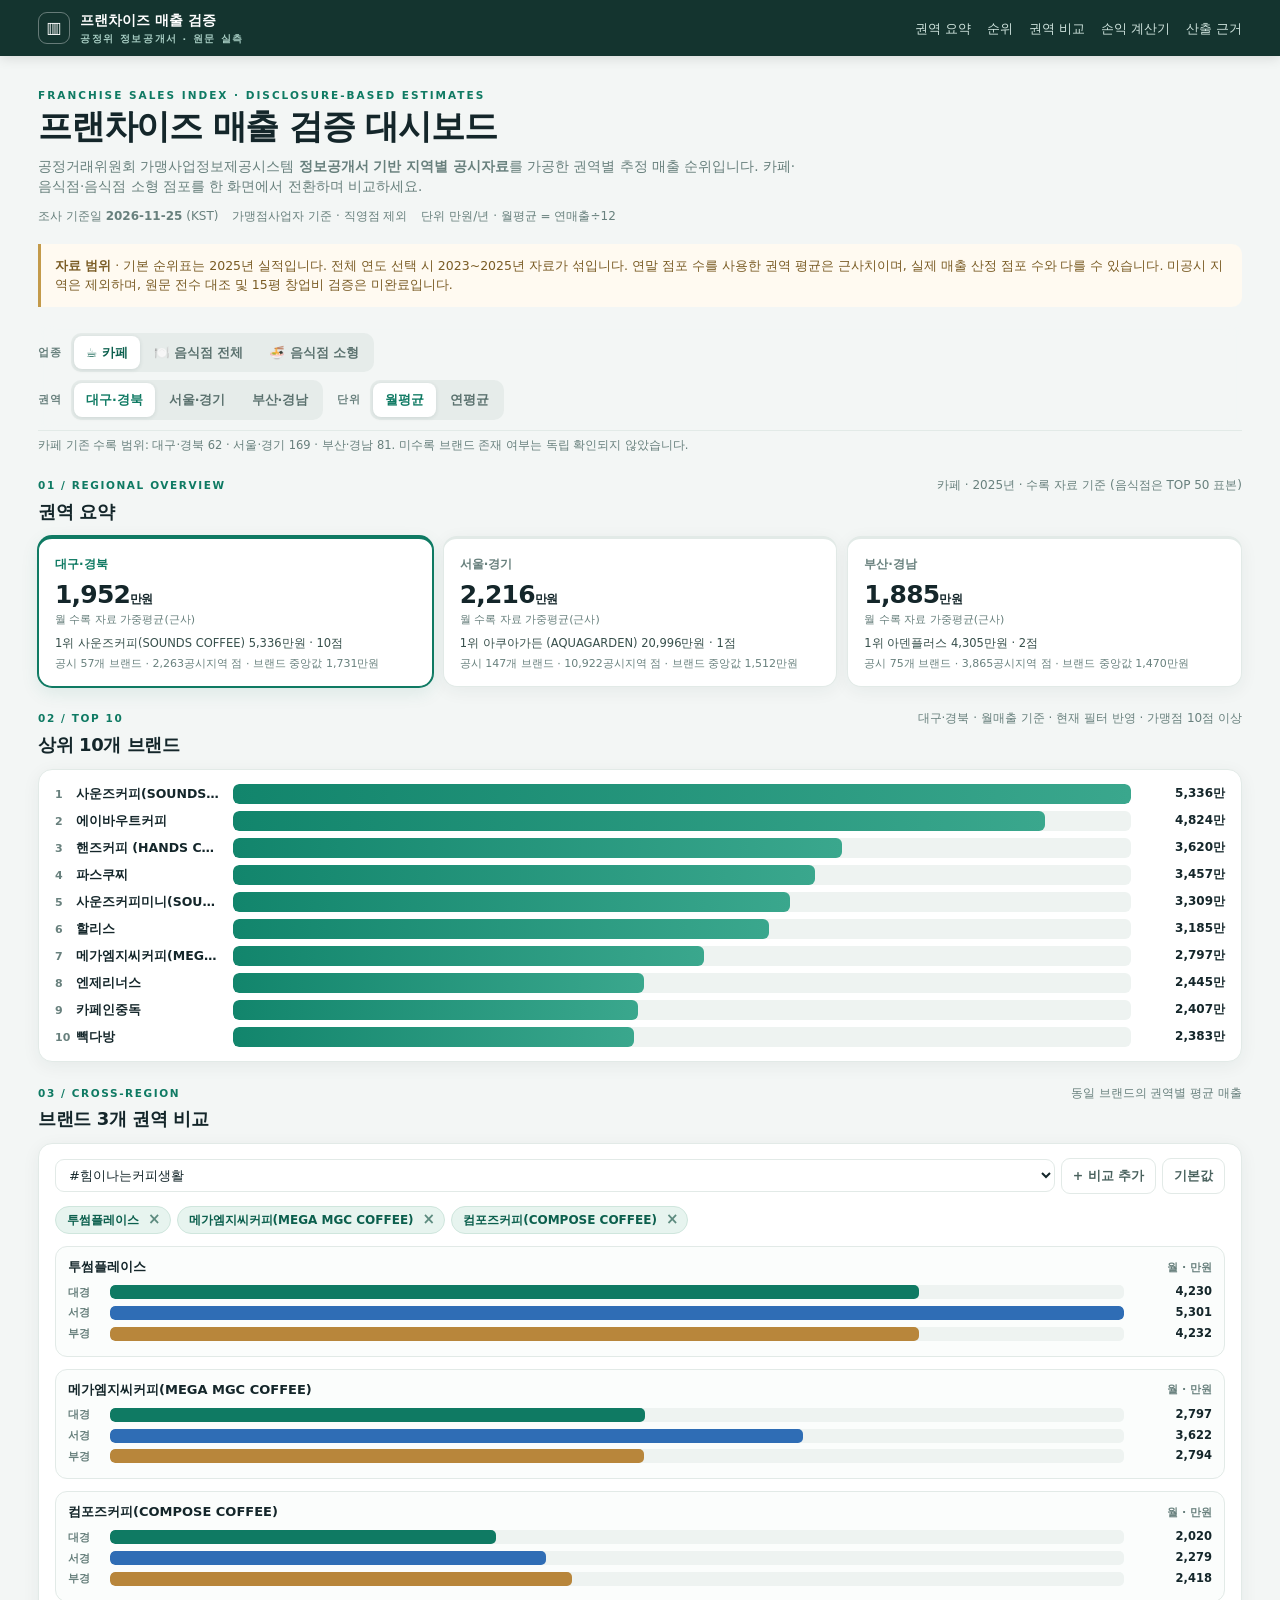
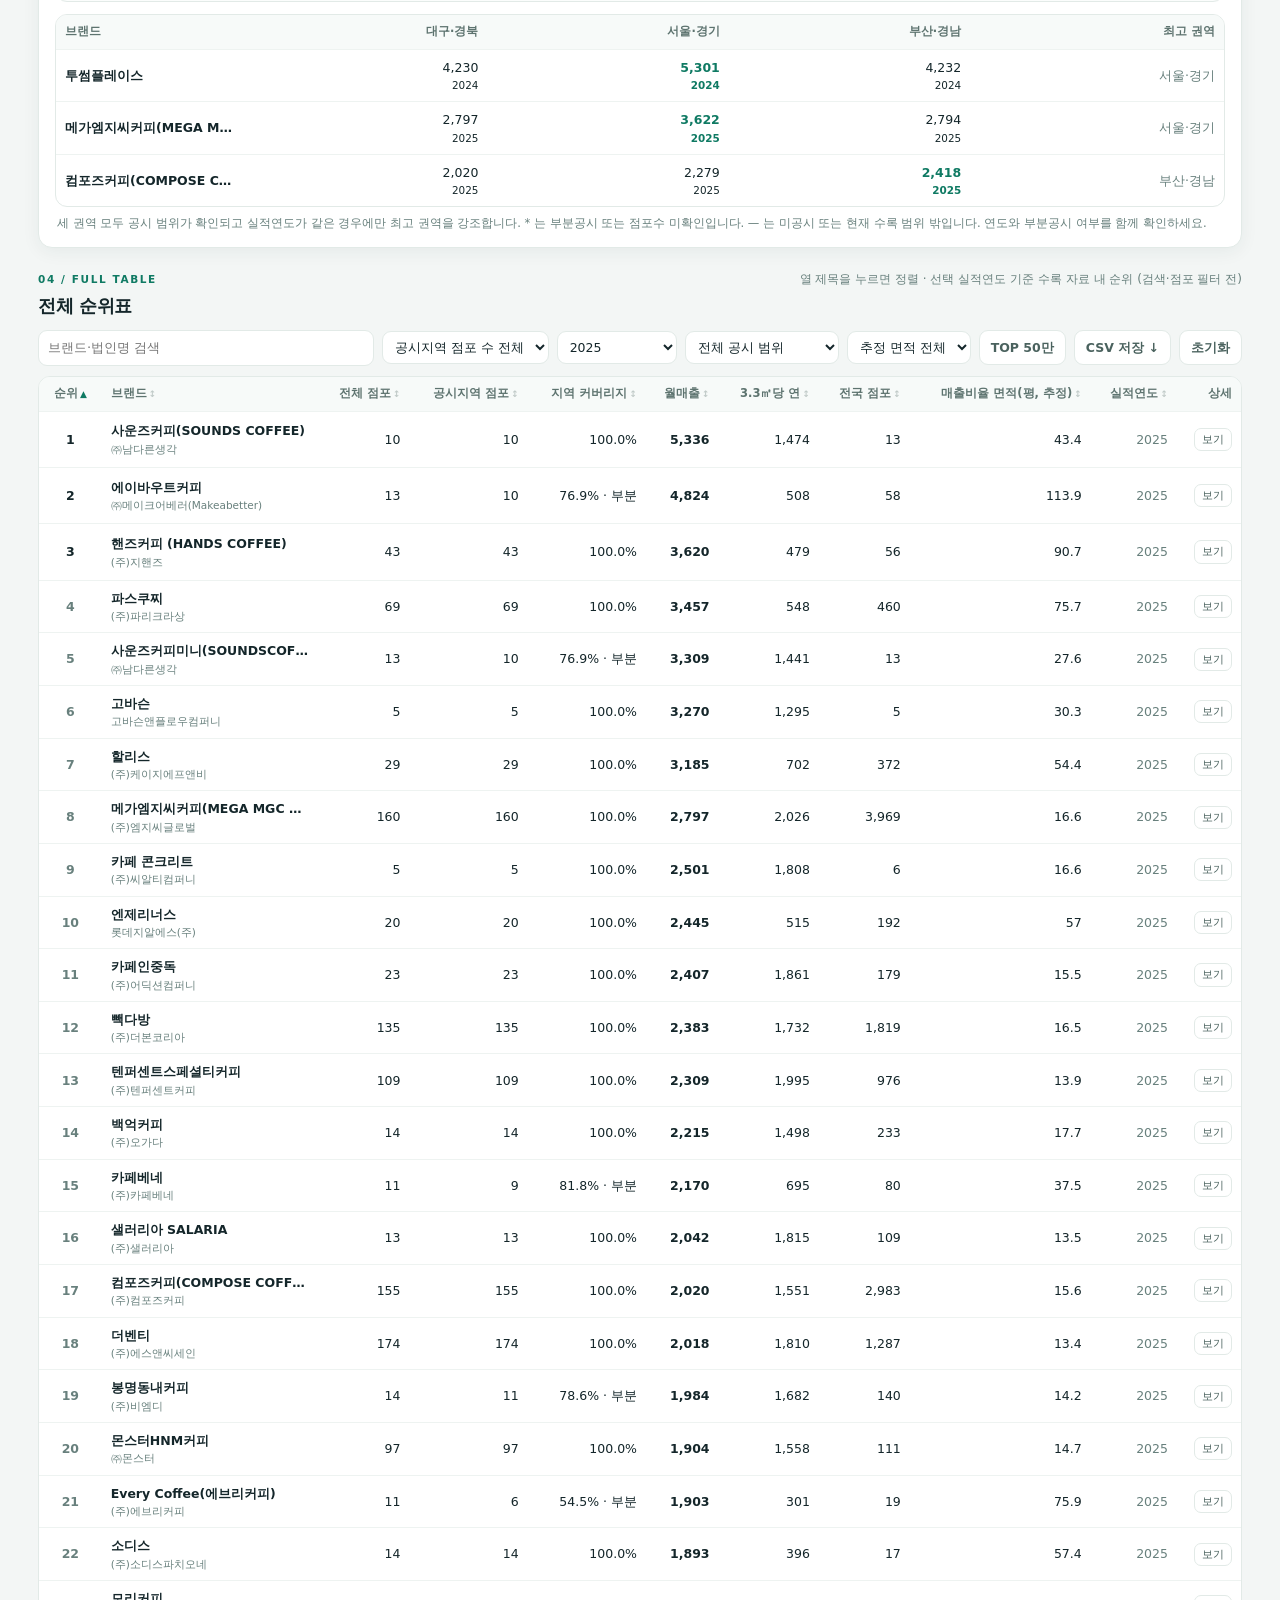
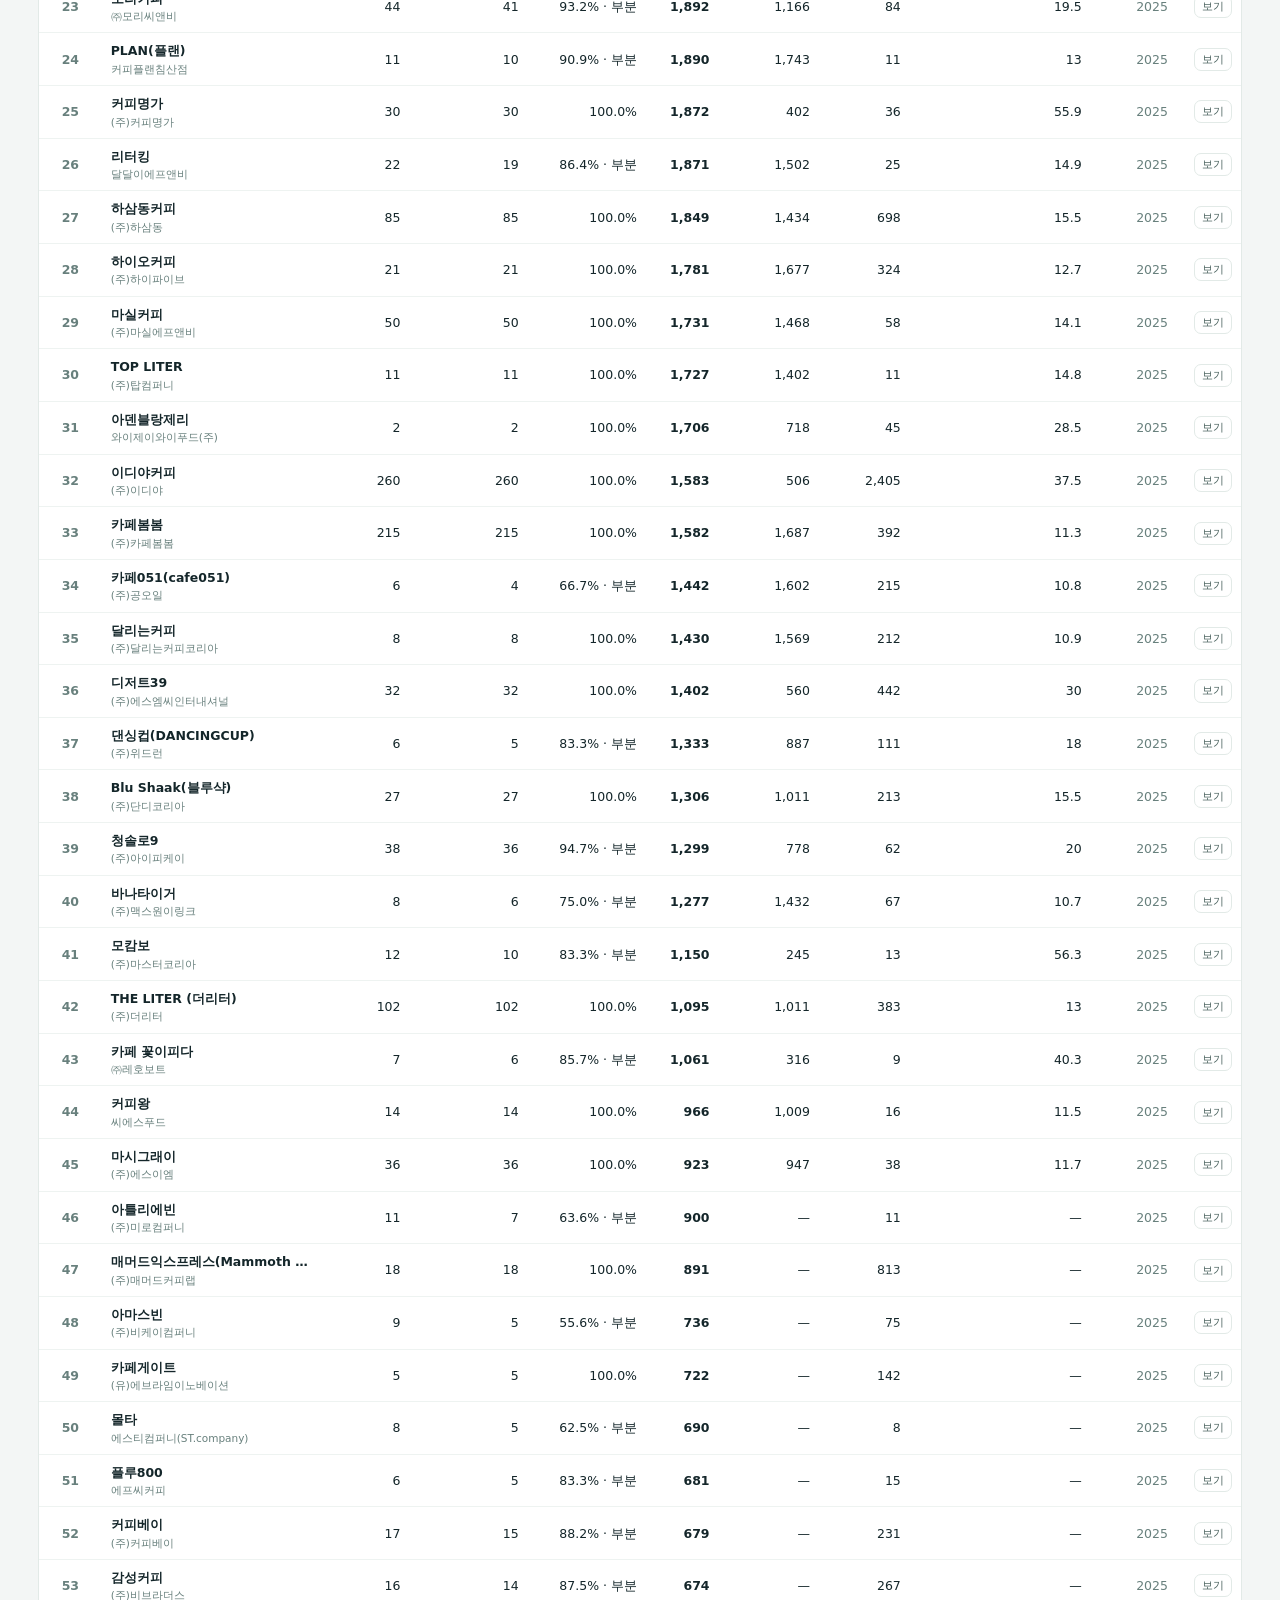
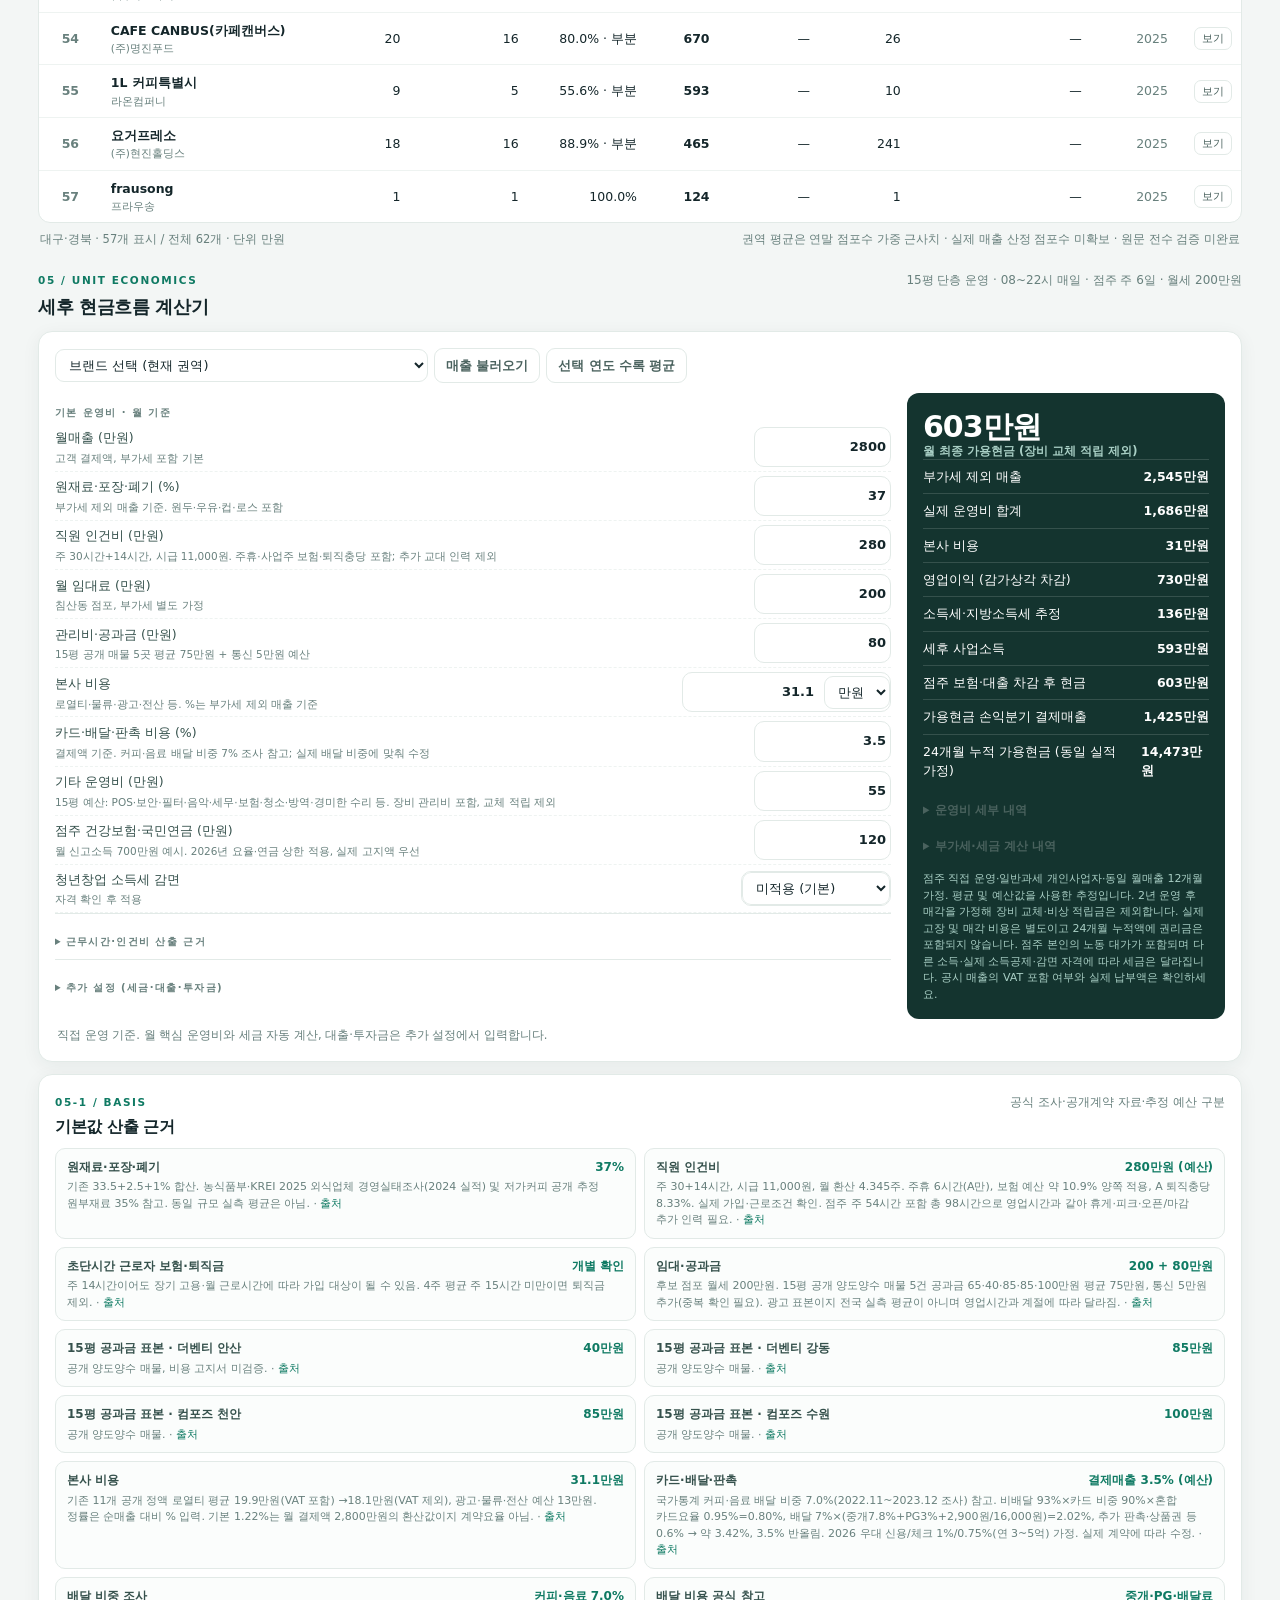
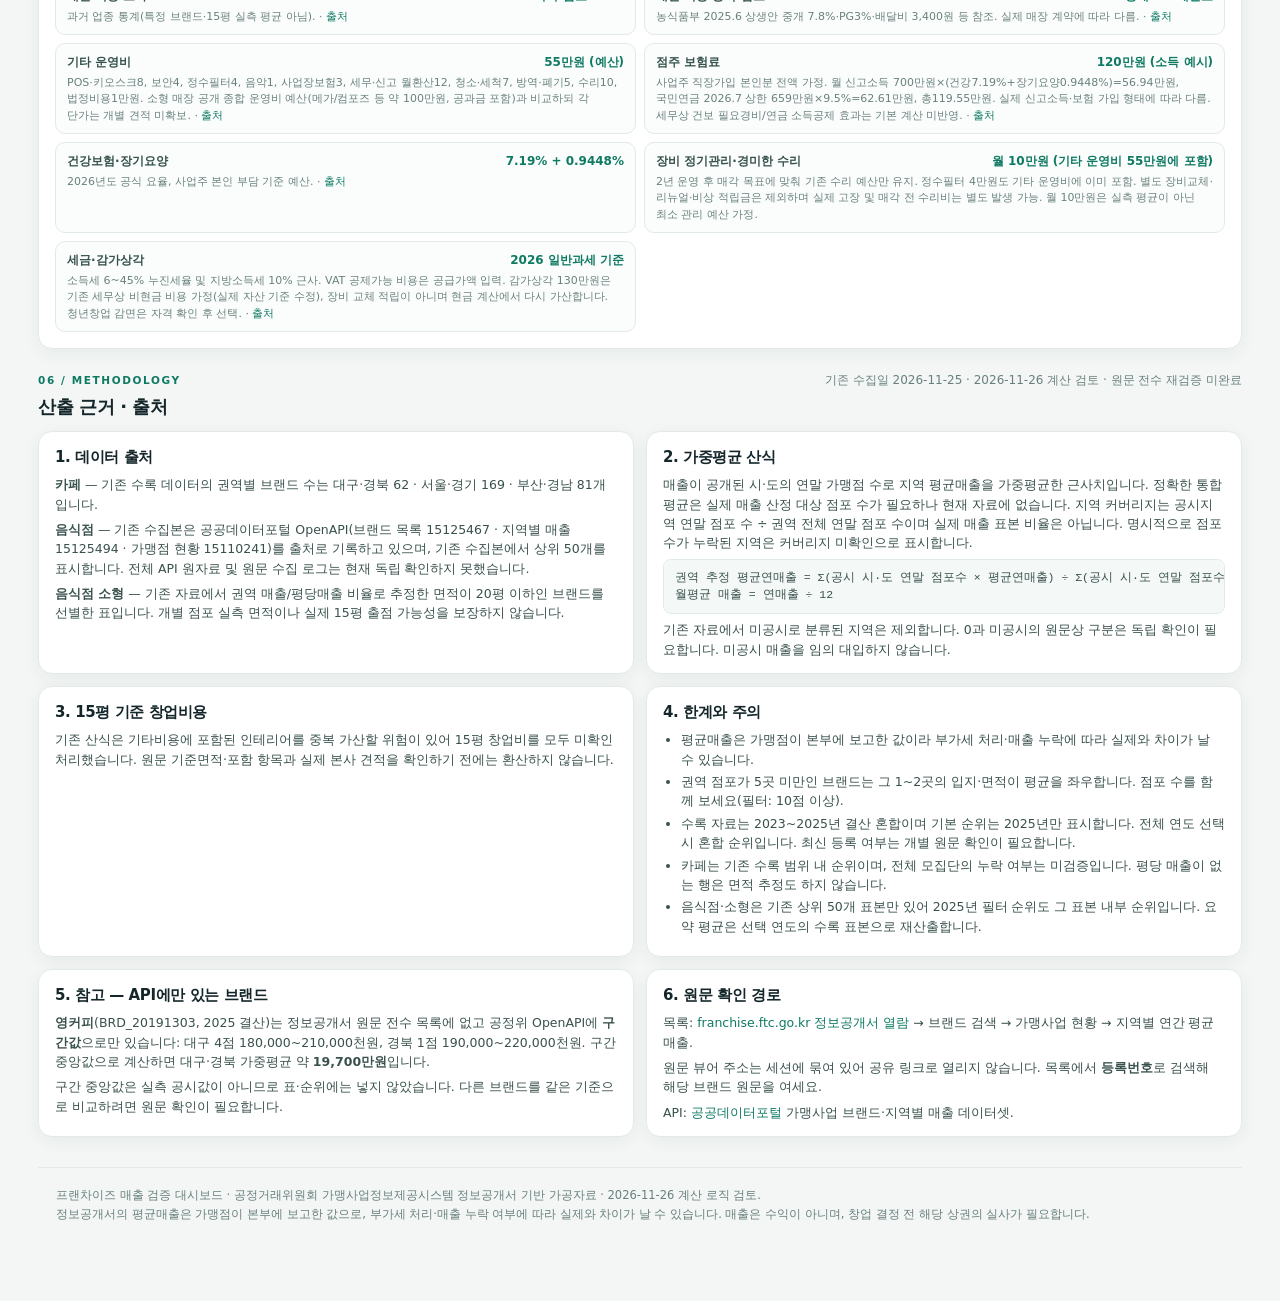
<file: franchise/index.html>
<!doctype html>
<html lang="ko">
<head>
<meta charset="utf-8">
<meta name="viewport" content="width=device-width, initial-scale=1">
<meta name="robots" content="noindex, nofollow">
<meta name="theme-color" content="#14342f">
<title>프랜차이즈 매출 검증 대시보드 | 공정위 정보공개서 기준</title>
<style>
:root{
  --bg:#f3f6f5; --paper:#fff; --ink:#14262a; --muted:#68807d; --line:#e2eae7;
  --green:#0f7a63; --green-d:#14342f; --soft:#e7f4ef;
  --dg:#0f7a63; --sg:#2f6db5; --bn:#b8863b;
  --shadow:0 4px 18px rgba(20,52,47,.06);
}
*{box-sizing:border-box}
html{scroll-behavior:smooth;scroll-padding-top:132px}
body{margin:0;background:var(--bg);color:var(--ink);font-family:Pretendard,'Apple SD Gothic Neo','Malgun Gothic',system-ui,sans-serif;font-size:14px;line-height:1.55;-webkit-text-size-adjust:100%;font-variant-numeric:tabular-nums}
button,input,select{font:inherit;color:inherit}
button{cursor:pointer}
a{color:var(--green);text-decoration:none}
a:hover{text-decoration:underline}
h1,h2,h3{margin:0;letter-spacing:-.4px}
h1{font-size:clamp(22px,4.4vw,34px);line-height:1.22;letter-spacing:-1.2px}
h2{font-size:18px}
h3{font-size:15px}
p{margin:0}
.muted{color:var(--muted)}
.tnum{font-variant-numeric:tabular-nums}

/* header */
header{position:sticky;top:0;z-index:40;background:var(--green-d);color:#fff;box-shadow:0 2px 12px rgba(0,0,0,.12)}
.top{max-width:1240px;margin:0 auto;padding:10px 18px;display:flex;align-items:center;justify-content:space-between;gap:16px}
.brand{display:flex;align-items:center;gap:10px;font-weight:800;font-size:14px;white-space:nowrap}
.logo{width:32px;height:32px;border-radius:9px;border:1px solid rgba(255,255,255,.35);display:grid;place-items:center;font-size:16px}
.brand small{display:block;font-size:9.5px;letter-spacing:1.6px;color:#a9cfc5;font-weight:600}
nav{display:flex;gap:16px;font-size:12.5px}
nav a{color:#cfe3dd}
nav a:hover{color:#fff;text-decoration:none}

main{max-width:1240px;margin:0 auto;padding:22px 18px 60px}

.hero{margin:6px 0 18px}
.eyebrow{font-size:10.5px;letter-spacing:2px;font-weight:800;color:var(--green);text-transform:uppercase}
.hero p{margin-top:8px;color:var(--muted);font-size:13.5px;max-width:760px}
.hero .stamp{margin-top:10px;font-size:12px;color:var(--muted);display:flex;flex-wrap:wrap;gap:6px 14px}

.notice{border-left:3px solid #c39a4a;background:#fffaf1;border-radius:0 10px 10px 0;padding:12px 14px;font-size:12.5px;color:#7a5c25;margin:0 0 18px}

/* controls */
.controls{position:sticky;top:53px;z-index:30;background:rgba(243,246,245,.93);backdrop-filter:blur(8px);padding:8px 0 10px;margin-bottom:6px;border-bottom:1px solid var(--line)}
.ctrl-row{display:flex;flex-wrap:wrap;gap:8px;align-items:center}
.ctrl-row+.ctrl-row{margin-top:8px}
.seg{display:inline-flex;background:#e6ecea;border-radius:10px;padding:3px;gap:2px;flex-wrap:wrap}
.seg button{border:0;background:transparent;border-radius:8px;padding:7px 12px;font-size:12.5px;font-weight:700;color:#5a716e;white-space:nowrap;transition:.15s}
.seg button[aria-pressed="true"]{background:#fff;color:var(--green);box-shadow:0 1px 4px rgba(20,52,47,.12)}
.seg.ind button[aria-pressed="true"]{color:#0b5f4d}
.ctrl-label{font-size:11px;font-weight:800;color:var(--muted);letter-spacing:.5px;margin-right:2px}

/* cards */
.card{background:var(--paper);border:1px solid var(--line);border-radius:14px;box-shadow:var(--shadow);min-width:0}
section{margin-top:20px;scroll-margin-top:132px}
.shead{display:flex;align-items:baseline;justify-content:space-between;gap:12px;margin-bottom:10px;flex-wrap:wrap}
.shead .sub{font-size:12px;color:var(--muted)}
.snum{font-size:10.5px;font-weight:800;letter-spacing:1.6px;color:var(--green);text-transform:uppercase}

.kpi-grid{display:grid;grid-template-columns:repeat(3,minmax(0,1fr));gap:10px}
.kpi{text-align:left;padding:14px 16px;border-top:3px solid var(--line);transition:.15s;background:#fff;border-radius:14px}
.kpi:hover{border-color:#b9cdc7}
.kpi.on{border-color:var(--green);box-shadow:0 0 0 1px var(--green),0 6px 18px rgba(15,122,99,.10)}
.kpi .rl{font-size:12px;font-weight:800;color:var(--muted)}
.kpi.on .rl{color:var(--green)}
.kpi strong{display:block;font-size:clamp(19px,2.6vw,25px);letter-spacing:-.8px;margin-top:4px;line-height:1.3}
.kpi .cap{display:block;font-size:11px;color:var(--muted)}
.kpi .lead,.kpi .meta{display:block}
.kpi .lead{font-size:11.5px;margin-top:7px;color:#38504c;overflow:hidden;text-overflow:ellipsis;white-space:nowrap}
.kpi .meta{font-size:11px;color:var(--muted);margin-top:2px}

/* bars */
.bar-list{display:grid;gap:7px}
.bar-row{display:grid;grid-template-columns:minmax(0,168px) 1fr 84px;gap:10px;align-items:center}
.bar-name{font-size:12.5px;font-weight:600;overflow:hidden;text-overflow:ellipsis;white-space:nowrap}
.bar-name .rk{display:inline-block;min-width:16px;color:var(--muted);font-weight:800;font-size:11px;margin-right:5px}
.bar-track{height:20px;background:#eef3f1;border-radius:6px;overflow:hidden}
.bar-fill{height:100%;border-radius:6px;background:linear-gradient(90deg,#12856c,#3aa78d);min-width:3px}
.bar-val{text-align:right;font-size:12px;font-weight:700;white-space:nowrap}
.bar-row.big .bar-name{font-weight:800}

/* compare */
.chips{display:flex;flex-wrap:wrap;gap:6px;margin:2px 0 12px}
.chip{display:inline-flex;align-items:center;gap:6px;background:var(--soft);color:#0b5f4d;border:1px solid #cfe6dd;border-radius:999px;padding:4px 6px 4px 11px;font-size:12px;font-weight:700}
.chip button{border:0;background:transparent;font-size:15px;line-height:1;color:#5d8b7f;padding:0 3px}
.chip button:hover{color:#a33b2c}
.addbox{display:flex;gap:6px;flex-wrap:wrap;align-items:center;margin-bottom:12px}
select,input[type=text],input[type=number]{border:1px solid var(--line);background:#fff;border-radius:9px;padding:7px 9px;font-size:13px;min-width:0}
select{max-width:100%}
.cmp-grid{display:grid;gap:12px}
.cmp-item{border:1px solid var(--line);border-radius:12px;padding:10px 12px;background:#fbfdfc}
.cmp-head{display:flex;justify-content:space-between;gap:8px;align-items:center;font-weight:800;font-size:13px;margin-bottom:6px}
.cmp-bar{display:grid;grid-template-columns:34px 1fr 80px;gap:8px;align-items:center;margin:3px 0}
.cmp-bar span.r{font-size:11px;color:var(--muted);font-weight:700}
.cmp-track{height:14px;background:#eef3f1;border-radius:5px;overflow:hidden}
.cmp-track i{display:block;height:100%;border-radius:5px}
.cmp-bar span.v{text-align:right;font-size:11.5px;font-weight:700}
.r-dg{background:var(--dg)} .r-sg{background:var(--sg)} .r-bn{background:var(--bn)}

/* table */
.filters{display:flex;flex-wrap:wrap;gap:8px;align-items:center;margin-bottom:10px}
.filters .grow{flex:1 1 180px;min-width:150px}
.filters input[type=text]{width:100%}
.mini{border:1px solid var(--line);background:#fff;border-radius:9px;padding:7px 11px;font-size:12.5px;font-weight:700;color:#4a625e}
.mini:hover{border-color:#b9cdc7;color:var(--green)}
.mini.on{background:var(--green);border-color:var(--green);color:#fff}
select.sm{padding:7px 8px;font-size:12.5px}
.table-wrap{overflow-x:auto;border:1px solid var(--line);border-radius:12px;background:#fff}
table{border-collapse:collapse;width:100%;font-size:12.5px;min-width:520px}
th,td{padding:8px 9px;text-align:right;white-space:nowrap;border-bottom:1px solid #eef3f1}
th{position:sticky;top:0;background:#f7faf9;font-size:11.5px;color:#5d736f;font-weight:800;z-index:1}
th:first-child,td:first-child{text-align:center;width:44px}
th.l,td.l{text-align:left}
tbody tr:hover{background:#f8fbfa}
tbody tr:last-child td{border-bottom:0}
td.name{font-weight:700;max-width:190px;overflow:hidden;text-overflow:ellipsis}
td.name small{display:block;font-weight:500;color:var(--muted);font-size:10.5px;overflow:hidden;text-overflow:ellipsis}
th.sortable{cursor:pointer;user-select:none}
th.sortable:hover{color:var(--green)}
th .ar{opacity:.35;font-size:9px;margin-left:2px}
th.on .ar{opacity:1;color:var(--green)}
.rank{color:var(--muted);font-weight:700}
.rank.top{color:var(--ink)}
.detail{border:1px solid var(--line);background:#fff;border-radius:7px;padding:2px 7px;font-size:11px;color:#4a625e}
.detail:hover{border-color:var(--green);color:var(--green)}
.empty{padding:26px;text-align:center;color:var(--muted);font-size:13px}
.tfoot{display:flex;justify-content:space-between;gap:10px;flex-wrap:wrap;font-size:11.5px;color:var(--muted);padding:8px 2px 0}

/* pnl */
.opbar{display:flex;gap:10px;flex-wrap:wrap;align-items:center;justify-content:space-between;margin-bottom:10px}
.opbar>*{min-width:0}
.addbox{min-width:0;max-width:100%}
.addbox select{flex:1 1 120px;min-width:0}
.seg.op button{padding:8px 13px}
.pnl{display:grid;grid-template-columns:minmax(0,1fr) minmax(0,318px);gap:16px;align-items:start}
.pnl-form{display:grid;gap:0}
.pgroup{font-size:10px;font-weight:800;letter-spacing:1.4px;color:var(--muted);margin:12px 0 2px;text-transform:uppercase}
.prow{display:grid;grid-template-columns:1fr auto;gap:8px;align-items:center;padding:4px 0;border-bottom:1px dashed #eef3f1}
.prow label{font-size:12.5px;color:#35514c;line-height:1.35}
.prow label small{display:block;font-size:10.5px;color:var(--muted);font-weight:500}
.plab small{display:block;font-size:10.5px;color:var(--muted);font-weight:500;margin-top:1px}
.plab{min-width:0}
.pctl{display:flex;align-items:center;border:1px solid var(--line);border-radius:10px;overflow:hidden;background:#fff;flex:0 0 auto}
.pctl input{width:72px;border:0;text-align:right;padding:9px 4px;font-size:13px;font-weight:700;background:transparent;min-width:0}
.pctl input::-webkit-outer-spin-button,.pctl input::-webkit-inner-spin-button{-webkit-appearance:none;margin:0}
.pctl input[type=number]{-moz-appearance:textfield;appearance:textfield}
.stp{width:34px;height:38px;border:0;background:#f2f7f5;color:#33504b;font-size:17px;font-weight:700;line-height:1;display:grid;place-items:center;padding:0}
.stp:active{background:#dcece6}
.stp.minus{border-right:1px solid var(--line)}
.stp.plus{border-left:1px solid var(--line)}
.royalty-mode{display:inline-flex;border:1px solid var(--line);border-radius:8px;overflow:hidden;margin-left:6px;vertical-align:middle}
.royalty-mode button{border:0;background:#fff;font-size:11px;font-weight:800;color:#68807d;padding:4px 9px;min-height:26px}
.royalty-mode button[aria-pressed="true"]{background:var(--green);color:#fff}
.basis-list{display:grid;grid-template-columns:repeat(2,minmax(0,1fr));gap:8px;margin-top:8px}
.brow{border:1px solid var(--line);border-radius:10px;padding:9px 11px;background:#fbfdfc;min-width:0}
.brow .t{display:flex;justify-content:space-between;gap:8px;font-size:12px;font-weight:800;color:#35514c}
.brow .t b{color:var(--green);white-space:nowrap}
.brow .s{font-size:11px;color:var(--muted);margin-top:3px;line-height:1.5;word-break:keep-all}
.out{background:var(--green-d);color:#fff;border-radius:12px;padding:16px}
.out .big{font-size:clamp(22px,3.4vw,30px);font-weight:800;letter-spacing:-1px;line-height:1.2}
.out .big small{font-size:13px;font-weight:600;color:#a9cfc5;letter-spacing:0}
.out .row{display:flex;justify-content:space-between;gap:10px;padding:7px 0;border-top:1px solid rgba(255,255,255,.14);font-size:12.5px}
.out .row:first-of-type{margin-top:12px}
.out .row span:last-child{font-weight:800}
.out .warn{margin-top:10px;font-size:11px;color:#a9cfc5;line-height:1.5}
.neg{color:#ff9b8a}

/* method */
.mgrid{display:grid;grid-template-columns:repeat(2,minmax(0,1fr));gap:12px}
.mcard{padding:14px 16px;font-size:12.5px;color:#39514d}
.mcard h3{margin-bottom:6px;color:var(--ink)}
.mcard p+p{margin-top:6px}
pre{background:#f4f8f7;border:1px solid var(--line);border-radius:8px;padding:9px 11px;font-size:11.5px;overflow-x:auto;margin:6px 0}
code{font-family:ui-monospace,SFMono-Regular,Menlo,monospace;font-size:11.5px}
ul{margin:6px 0;padding-left:18px}
li{margin:3px 0}

/* modal */
.modal{position:fixed;inset:0;z-index:80;display:grid;place-items:center;padding:16px}
.modal[hidden]{display:none}
.backdrop{position:absolute;inset:0;background:rgba(12,30,27,.5)}
.sheet{position:relative;background:#fff;border-radius:16px;max-width:680px;width:100%;max-height:88vh;overflow-y:auto;box-shadow:0 20px 60px rgba(0,0,0,.28);padding:18px 18px 22px}
.sheet .x{position:absolute;right:10px;top:10px;border:0;background:#f1f5f4;border-radius:9px;width:30px;height:30px;font-size:17px;color:#5d736f}
.sheet h3{font-size:18px;letter-spacing:-.6px}
.badges{display:flex;flex-wrap:wrap;gap:5px;margin:7px 0 12px}
.badge{background:#f0f5f3;border-radius:6px;padding:2px 7px;font-size:10.5px;font-weight:700;color:#4a625e}
.badge.g{background:var(--soft);color:#0b5f4d}
.stat-grid{display:grid;grid-template-columns:repeat(3,minmax(0,1fr));gap:8px;margin:10px 0}
.stat{background:#f8fbfa;border:1px solid var(--line);border-radius:10px;padding:8px 10px}
.stat span{display:block;font-size:10.5px;color:var(--muted);font-weight:700}
.stat b{font-size:14px;letter-spacing:-.3px}
.sub-t{font-size:11.5px;font-weight:800;color:#4a625e;margin:14px 0 5px}
.sheet table{min-width:0;font-size:12px}
.sheet .fee-line{display:flex;justify-content:space-between;padding:5px 0;border-bottom:1px dashed #e6eeeb;font-size:12.5px}
.sheet .fee-line b{font-weight:800}
.act{display:flex;gap:8px;margin-top:14px;flex-wrap:wrap}
.act button{border:0;border-radius:10px;padding:10px 14px;font-size:13px;font-weight:800;background:var(--green);color:#fff}
.act button.ghost{background:#eef3f1;color:#3f5854}

footer{max-width:1240px;margin:30px auto 0;padding:18px;border-top:1px solid var(--line);font-size:11.5px;color:var(--muted);line-height:1.6}

@media(max-width:760px){
  html{scroll-padding-top:150px}
  .controls{top:49px}
  main{padding:16px 12px 48px}
  .top{padding:9px 12px}
  nav{display:none}
  .kpi-grid{grid-template-columns:1fr;gap:8px}
  .kpi{display:grid;grid-template-columns:1fr auto;align-items:center;gap:2px 10px;padding:11px 13px}
  .kpi .rl{grid-column:1}
  .kpi strong{grid-column:2;grid-row:1/3;font-size:19px;text-align:right;margin:0}
  .kpi .cap{grid-column:1}
  .kpi .lead{grid-column:1/-1;margin-top:4px}
  .kpi .meta{grid-column:1/-1}
  .pnl,.mgrid{grid-template-columns:1fr}
  .basis-list{grid-template-columns:1fr}
  .hide-sm{display:none}
  table{min-width:0}
  td.name{max-width:132px}
  .pctl input{width:62px}
  .stp{width:38px;height:40px}
  .bar-row{grid-template-columns:1fr 78px;grid-template-areas:"name val" "track track";gap:3px 8px}
  .bar-name{grid-area:name}
  .bar-track{grid-area:track}
  .bar-val{grid-area:val}
  .cmp-bar{grid-template-columns:30px 1fr 72px}
  .stat-grid{grid-template-columns:repeat(2,minmax(0,1fr))}
  .field{grid-template-columns:1fr 104px}
  .seg button{padding:7px 10px;font-size:12px}
  .ctrl-label{display:none}
}
@media(max-width:420px){
  .seg{flex:1 1 100%}
  .seg button{flex:1 1 auto}
}
@media(prefers-reduced-motion:reduce){html{scroll-behavior:auto}*{transition:none!important}}
</style>
</head>
<body>
<header>
  <div class="top">
    <div class="brand"><span class="logo">▥</span><div>프랜차이즈 매출 검증<small>공정위 정보공개서 · 원문 실측</small></div></div>
    <nav>
      <a href="#sec-kpi">권역 요약</a>
      <a href="#sec-rank">순위</a>
      <a href="#sec-cmp">권역 비교</a>
      <a href="#sec-pnl">손익 계산기</a>
      <a href="#sec-method">산출 근거</a>
    </nav>
  </div>
</header>
<main>
  <div class="hero">
    <span class="eyebrow">Franchise Sales Index · Disclosure-based estimates</span>
    <h1>프랜차이즈 매출 검증 대시보드</h1>
    <p>공정거래위원회 가맹사업정보제공시스템 <b>정보공개서 기반 지역별 공시자료</b>를 가공한 권역별 추정 매출 순위입니다. 카페·음식점·음식점 소형 점포를 한 화면에서 전환하며 비교하세요.</p>
    <div class="stamp">
      <span>조사 기준일 <b id="stampSurvey">2026-11-25</b> (KST)</span>
      <span>가맹점사업자 기준 · 직영점 제외</span>
      <span>단위 만원/년 · 월평균 = 연매출÷12</span>
    </div>
  </div>

  <div class="notice">
    <b>자료 범위</b> · 기본 순위표는 2025년 실적입니다. 전체 연도 선택 시 2023~2025년 자료가 섞입니다. 연말 점포 수를 사용한 권역 평균은 근사치이며, 실제 매출 산정 점포 수와 다를 수 있습니다. 미공시 지역은 제외하며, 원문 전수 대조 및 15평 창업비 검증은 미완료입니다.
  </div>

  <div class="controls">
    <div class="ctrl-row">
      <span class="ctrl-label">업종</span>
      <div class="seg ind" id="indTabs" role="group" aria-label="업종 선택"></div>
    </div>
    <div class="ctrl-row">
      <span class="ctrl-label">권역</span>
      <div class="seg" id="regTabs" role="group" aria-label="권역 선택"></div>
      <span class="ctrl-label" style="margin-left:6px">단위</span>
      <div class="seg" id="unitTabs" role="group" aria-label="매출 단위"></div>
    </div>
  </div>

  <div id="indNote" class="muted" style="font-size:11.5px;margin:2px 0 0"></div>

  <section id="sec-kpi">
    <div class="shead"><div><span class="snum">01 / Regional overview</span><h2 style="margin-top:2px">권역 요약</h2></div><div class="sub" id="kpiSub"></div></div>
    <div class="kpi-grid" id="kpiGrid"></div>
  </section>

  <section id="sec-rank">
    <div class="shead"><div><span class="snum">02 / Top 10</span><h2 style="margin-top:2px">상위 10개 브랜드</h2></div><div class="sub" id="chartSub"></div></div>
    <div class="card" style="padding:14px 16px"><div class="bar-list" id="barList"></div></div>
  </section>

  <section id="sec-cmp">
    <div class="shead"><div><span class="snum">03 / Cross-region</span><h2 style="margin-top:2px">브랜드 3개 권역 비교</h2></div><div class="sub">동일 브랜드의 권역별 평균 매출</div></div>
    <div class="card" style="padding:14px 16px">
      <div class="addbox">
        <select id="cmpSelect" aria-label="비교할 브랜드" style="flex:1 1 200px"></select>
        <button class="mini" id="cmpAdd" type="button">+ 비교 추가</button>
        <button class="mini" id="cmpReset" type="button">기본값</button>
      </div>
      <div class="chips" id="cmpChips"></div>
      <div class="cmp-grid" id="cmpGrid"></div>
      <div class="table-wrap" style="margin-top:12px" id="cmpTableWrap"></div>
      <div class="tfoot"><span>세 권역 모두 공시 범위가 확인되고 실적연도가 같은 경우에만 최고 권역을 강조합니다. * 는 부분공시 또는 점포수 미확인입니다. — 는 미공시 또는 현재 수록 범위 밖입니다. 연도와 부분공시 여부를 함께 확인하세요.</span></div>
    </div>
  </section>

  <section id="sec-table">
    <div class="shead"><div><span class="snum">04 / Full table</span><h2 style="margin-top:2px">전체 순위표</h2></div><div class="sub">열 제목을 누르면 정렬 · 선택 실적연도 기준 수록 자료 내 순위 (검색·점포 필터 전)</div></div>
    <div class="filters">
      <div class="grow"><input type="text" id="q" placeholder="브랜드·법인명 검색" autocomplete="off"></div>
      <select id="fStores" class="sm" aria-label="최소 가맹점 수"></select>
      <select id="fYear" class="sm" aria-label="실적연도"></select>
       <select id="fCoverage" class="sm" aria-label="매출 공시 범위"><option value="0">전체 공시 범위</option><option value="100">지역 매출 모두 공시</option></select>
       <select id="fArea" class="sm" aria-label="추정 면적 상한"><option value="0">추정 면적 전체</option><option value="10">10평 이하</option><option value="15">15평 이하</option><option value="20">20평 이하</option></select>
      <select id="fStartup" class="sm" aria-label="15평 창업비 상한" hidden></select>
      <button class="mini" id="fTop" type="button" hidden>TOP 50만</button>
      <button class="mini" id="csv" type="button">CSV 저장 ↓</button>
      <button class="mini" id="reset" type="button">초기화</button>
    </div>
    <div class="table-wrap">
      <table id="tbl">
        <thead id="thead"></thead>
        <tbody id="tbody"></tbody>
      </table>
      <div class="empty" id="empty" hidden>조건에 맞는 브랜드가 없습니다. 필터를 풀어 보세요.</div>
    </div>
    <div class="tfoot"><span id="rowInfo"></span><span id="srcInfo"></span></div>
  </section>

  <section id="sec-pnl">
    <div class="shead"><div><span class="snum">05 / Unit economics</span><h2 style="margin-top:2px">세후 현금흐름 계산기</h2></div><div class="sub">15평 단층 운영 · 08~22시 매일 · 점주 주 6일 · 월세 200만원</div></div>
    <div class="card" style="padding:16px">
      <div class="opbar">
        <div class="addbox" style="margin:0">
          <select id="pnlBrand" aria-label="브랜드 매출 불러오기" style="flex:1 1 190px"></select>
          <button class="mini" id="pnlLoad" type="button">매출 불러오기</button>
          <button class="mini" id="pnlAvg" type="button">선택 연도 수록 평균</button>
        </div>
      </div>
      <div class="pnl">
        <div class="pnl-form" id="pnlForm"></div>
        <div class="out" id="pnlOut"></div>
      </div>
      <div class="tfoot"><span>직접 운영 기준. 월 핵심 운영비와 세금 자동 계산, 대출·투자금은 추가 설정에서 입력합니다.</span></div>
    </div>
    <div class="card" style="padding:16px;margin-top:12px">
      <div class="shead" style="margin-bottom:4px"><div><span class="snum">05-1 / Basis</span><h2 style="font-size:16px;margin-top:2px">기본값 산출 근거</h2></div><div class="sub">공식 조사·공개계약 자료·추정 예산 구분</div></div>
      <div class="basis-list" id="pnlBasis"></div>
    </div>
  </section>

  <section id="sec-method">
    <div class="shead"><div><span class="snum">06 / Methodology</span><h2 style="margin-top:2px">산출 근거 · 출처</h2></div><div class="sub" id="methodSub"></div></div>
    <div class="mgrid" id="methodGrid"></div>
  </section>

  <footer>
    프랜차이즈 매출 검증 대시보드 · 공정거래위원회 가맹사업정보제공시스템 정보공개서 기반 가공자료 · 2026-11-26 계산 로직 검토.<br>
    정보공개서의 평균매출은 가맹점이 본부에 보고한 값으로, 부가세 처리·매출 누락 여부에 따라 실제와 차이가 날 수 있습니다. 매출은 수익이 아니며, 창업 결정 전 해당 상권의 실사가 필요합니다.
  </footer>
</main>

<div class="modal" id="modal" hidden>
  <div class="backdrop" data-close></div>
  <div class="sheet" role="dialog" aria-modal="true" aria-labelledby="mTitle">
    <button class="x" type="button" data-close aria-label="닫기">×</button>
    <div id="mBody"></div>
  </div>
</div>

<script id="fr-data" type="application/json">{"meta":{"title":"프랜차이즈 매출 검증 대시보드","built":"2026-11-26","survey":"2026-11-25","sourceName":"공정거래위원회 가맹사업정보제공시스템 정보공개서","sourceUrl":"https://franchise.ftc.go.kr"},"industries":{"cafe":{"id":"cafe","label":"카페","icon":"☕","sub":"커피 전문점 프랜차이즈","hasStartup":false,"topNote":"권역 공시 브랜드 전체 수록 (TOP 50 표시)","regions":{"dg":{"label":"대구·경북","provs":["대구","경북"],"summary":{"brands":62,"stores":2491,"weighted":25425,"median":21371,"leader":"사운즈커피(SOUNDS COFFEE)","leaderAnnual":64032,"leaderStores":10,"listed":62},"rows":[{"name":"사운즈커피(SOUNDS COFFEE)","corp":"㈜남다른생각","regno":"20220383","year":2025,"disclosed":"2026.10.07","annual":64032,"monthly":5336.0,"stores":10,"perPyeong":1474,"natStores":13,"natAnnual":65854,"natPerPyeong":1426,"prov":[{"n":"서울","s":1,"a":null},{"n":"부산","s":2,"a":null},{"n":"대구","s":10,"a":64032,"p":1474}],"rank":1,"inTop50":true,"src":"정보공개서 원문 실측"},{"name":"에이바우트커피","corp":"㈜메이크어베러(Makeabetter)","regno":"20170520","year":2025,"disclosed":"2026.09.09","annual":57882,"monthly":4823.5,"stores":10,"perPyeong":508,"natStores":58,"natAnnual":41378,"natPerPyeong":424,"prov":[{"n":"서울","s":3,"a":null},{"n":"대구","s":10,"a":57882,"p":508},{"n":"인천","s":1,"a":null},{"n":"경기","s":3,"a":null},{"n":"충남","s":1,"a":null},{"n":"전북","s":2,"a":null},{"n":"경북","s":3,"a":null,"p":null},{"n":"제주","s":35,"a":37281}],"rank":2,"inTop50":true,"src":"정보공개서 원문 실측"},{"name":"투썸플레이스","corp":"투썸플레이스(주)","regno":"20080100618","year":2024,"disclosed":"2025.12.31","annual":50764,"monthly":4230.3,"stores":173,"perPyeong":1038,"natStores":1510,"natAnnual":57173,"natPerPyeong":1005,"prov":[{"n":"서울","s":279,"a":68562},{"n":"부산","s":78,"a":52387},{"n":"대구","s":97,"a":50121,"p":862},{"n":"인천","s":96,"a":56654},{"n":"광주","s":49,"a":48975},{"n":"대전","s":67,"a":50773},{"n":"울산","s":33,"a":51398},{"n":"세종","s":15,"a":64876},{"n":"경기","s":376,"a":59939},{"n":"강원","s":62,"a":49705},{"n":"충북","s":51,"a":52164},{"n":"충남","s":59,"a":58045},{"n":"전북","s":44,"a":53567},{"n":"전남","s":47,"a":58586},{"n":"경북","s":76,"a":51586,"p":1263},{"n":"경남","s":61,"a":48742},{"n":"제주","s":20,"a":41616}],"rank":3,"inTop50":true,"src":"정보공개서 원문 실측"},{"name":"핸즈커피 (HANDS COFFEE)","corp":"(주)지핸즈","regno":"20080600030","year":2025,"disclosed":"2026.06.30","annual":43441,"monthly":3620.1,"stores":43,"perPyeong":479,"natStores":56,"natAnnual":37980,"natPerPyeong":463,"prov":[{"n":"부산","s":1,"a":null},{"n":"대구","s":30,"a":46267,"p":475},{"n":"울산","s":5,"a":21468},{"n":"경기","s":1,"a":null},{"n":"충북","s":1,"a":null},{"n":"경북","s":13,"a":36920,"p":489},{"n":"경남","s":4,"a":null},{"n":"제주","s":1,"a":null}],"rank":4,"inTop50":true,"src":"정보공개서 원문 실측"},{"name":"탐앤탐스커피(TOMNTOMS COFFEE)","corp":"(주)탐앤탐스","regno":"20080100373","year":2024,"disclosed":"2025.12.19","annual":41921,"monthly":3493.4,"stores":18,"perPyeong":1737,"natStores":215,"natAnnual":37828,"natPerPyeong":896,"prov":[{"n":"서울","s":47,"a":39370},{"n":"부산","s":7,"a":26821},{"n":"대구","s":7,"a":25180,"p":1011},{"n":"인천","s":12,"a":30648},{"n":"광주","s":1,"a":null},{"n":"대전","s":8,"a":29588},{"n":"울산","s":2,"a":null},{"n":"세종","s":2,"a":null},{"n":"경기","s":43,"a":36318},{"n":"강원","s":9,"a":39438},{"n":"충북","s":4,"a":null},{"n":"충남","s":18,"a":41376},{"n":"전북","s":17,"a":37769},{"n":"전남","s":11,"a":29581},{"n":"경북","s":11,"a":52573,"p":2198},{"n":"경남","s":14,"a":36941},{"n":"제주","s":2,"a":null}],"rank":5,"inTop50":true,"src":"정보공개서 원문 실측"},{"name":"파스쿠찌","corp":"(주)파리크라상","regno":"20090100251","year":2025,"disclosed":"2026.10.30","annual":41483,"monthly":3456.9,"stores":69,"perPyeong":548,"natStores":460,"natAnnual":41896,"natPerPyeong":2169,"prov":[{"n":"서울","s":45,"a":39799},{"n":"부산","s":27,"a":61564},{"n":"대구","s":36,"a":44001,"p":535},{"n":"인천","s":16,"a":46193},{"n":"광주","s":15,"a":30649},{"n":"대전","s":21,"a":46976},{"n":"울산","s":21,"a":43738},{"n":"세종","s":9,"a":34265},{"n":"경기","s":87,"a":47171},{"n":"강원","s":14,"a":42254},{"n":"충북","s":21,"a":35729},{"n":"충남","s":26,"a":41175},{"n":"전북","s":25,"a":33934},{"n":"전남","s":23,"a":25149},{"n":"경북","s":33,"a":38737,"p":562},{"n":"경남","s":29,"a":40951},{"n":"제주","s":12,"a":32072}],"rank":6,"inTop50":true,"src":"정보공개서 원문 실측"},{"name":"사운즈커피미니(SOUNDSCOFFEE mini)","corp":"㈜남다른생각","regno":"20231552","year":2025,"disclosed":"2026.10.07","annual":39702,"monthly":3308.5,"stores":10,"perPyeong":1441,"natStores":13,"natAnnual":39006,"natPerPyeong":1421,"prov":[{"n":"대구","s":10,"a":39702,"p":1441},{"n":"경북","s":3,"a":null,"p":null}],"rank":7,"inTop50":true,"src":"정보공개서 원문 실측"},{"name":"고바슨","corp":"고바슨앤플로우컴퍼니","regno":"20180537","year":2025,"disclosed":"2026.11.02","annual":39236,"monthly":3269.7,"stores":5,"perPyeong":1295,"natStores":5,"natAnnual":39236,"natPerPyeong":1295,"prov":[{"n":"대구","s":5,"a":39236,"p":1295}],"rank":8,"inTop50":true,"src":"정보공개서 원문 실측"},{"name":"할리스","corp":"(주)케이지에프앤비","regno":"20080100199","year":2025,"disclosed":"2026.09.21","annual":38223,"monthly":3185.2,"stores":29,"perPyeong":702,"natStores":372,"natAnnual":35826,"natPerPyeong":647,"prov":[{"n":"서울","s":74,"a":40191},{"n":"부산","s":23,"a":33475},{"n":"대구","s":14,"a":36411,"p":626},{"n":"인천","s":13,"a":27389},{"n":"광주","s":10,"a":23417},{"n":"대전","s":14,"a":29440},{"n":"울산","s":10,"a":30207},{"n":"세종","s":4,"a":null},{"n":"경기","s":80,"a":34127},{"n":"강원","s":14,"a":59674},{"n":"충북","s":16,"a":37726},{"n":"충남","s":20,"a":37520},{"n":"전북","s":29,"a":33295},{"n":"전남","s":12,"a":28455},{"n":"경북","s":15,"a":39914,"p":773},{"n":"경남","s":20,"a":33317},{"n":"제주","s":4,"a":null}],"rank":9,"inTop50":true,"src":"정보공개서 원문 실측"},{"name":"메가엠지씨커피(MEGA MGC COFFEE)","corp":"(주)엠지씨글로벌","regno":"20160628","year":2025,"disclosed":"2026.11.06","annual":33560,"monthly":2796.7,"stores":160,"perPyeong":2026,"natStores":3969,"natAnnual":41287,"natPerPyeong":2369,"prov":[{"n":"서울","s":931,"a":46187},{"n":"부산","s":116,"a":36196},{"n":"대구","s":74,"a":34352,"p":2156},{"n":"인천","s":354,"a":40835},{"n":"광주","s":172,"a":37534},{"n":"대전","s":107,"a":40856},{"n":"울산","s":22,"a":33689},{"n":"세종","s":24,"a":39983},{"n":"경기","s":1327,"a":41560},{"n":"강원","s":120,"a":37658},{"n":"충북","s":131,"a":41201},{"n":"충남","s":149,"a":42206},{"n":"전북","s":92,"a":36689},{"n":"전남","s":124,"a":41450},{"n":"경북","s":86,"a":32879,"p":1915},{"n":"경남","s":93,"a":30188},{"n":"제주","s":47,"a":35253}],"rank":10,"inTop50":true,"src":"정보공개서 원문 실측"},{"name":"카페 콘크리트","corp":"(주)씨알티컴퍼니","regno":"20221307","year":2025,"disclosed":"2026.07.15","annual":30009,"monthly":2500.8,"stores":5,"perPyeong":1808,"natStores":6,"natAnnual":274600,"natPerPyeong":1600,"prov":[{"n":"대구","s":5,"a":30009,"p":1808},{"n":"강원","s":1,"a":null}],"rank":11,"inTop50":true,"src":"정보공개서 원문 실측"},{"name":"엔제리너스","corp":"롯데지알에스(주)","regno":"20080100153","year":2025,"disclosed":"2026.11.24","annual":29340,"monthly":2445.0,"stores":20,"perPyeong":515,"natStores":192,"natAnnual":27664,"natPerPyeong":493,"prov":[{"n":"서울","s":17,"a":28689},{"n":"부산","s":13,"a":20349},{"n":"대구","s":8,"a":27849,"p":292},{"n":"인천","s":6,"a":21704},{"n":"광주","s":13,"a":48112},{"n":"대전","s":7,"a":18319},{"n":"울산","s":5,"a":null},{"n":"세종","s":1,"a":null},{"n":"경기","s":32,"a":22688},{"n":"강원","s":15,"a":29217},{"n":"충북","s":13,"a":33157},{"n":"충남","s":10,"a":34132},{"n":"전북","s":10,"a":25169},{"n":"전남","s":7,"a":21154},{"n":"경북","s":12,"a":30334,"p":664},{"n":"경남","s":20,"a":22988},{"n":"제주","s":3,"a":null}],"rank":12,"inTop50":true,"src":"정보공개서 원문 실측"},{"name":"카페인중독","corp":"(주)어딕션컴퍼니","regno":"20171137","year":2025,"disclosed":"2026.06.12","annual":28887,"monthly":2407.2,"stores":23,"perPyeong":1861,"natStores":179,"natAnnual":26581,"natPerPyeong":2023,"prov":[{"n":"서울","s":29,"a":34260},{"n":"부산","s":8,"a":26998},{"n":"대구","s":9,"a":25119,"p":1741},{"n":"인천","s":17,"a":28926},{"n":"광주","s":7,"a":15386},{"n":"대전","s":1,"a":null},{"n":"울산","s":6,"a":21644},{"n":"경기","s":43,"a":28651},{"n":"강원","s":2,"a":null},{"n":"충북","s":5,"a":18015},{"n":"충남","s":5,"a":13992},{"n":"전북","s":5,"a":26403},{"n":"전남","s":4,"a":null},{"n":"경북","s":14,"a":31309,"p":1938},{"n":"경남","s":18,"a":20311},{"n":"제주","s":6,"a":24929}],"rank":13,"inTop50":true,"src":"정보공개서 원문 실측"},{"name":"빽다방","corp":"(주)더본코리아","regno":"20090100502","year":2025,"disclosed":"2026.10.29","annual":28591,"monthly":2382.6,"stores":135,"perPyeong":1732,"natStores":1819,"natAnnual":29508,"natPerPyeong":1848,"prov":[{"n":"서울","s":368,"a":31018},{"n":"부산","s":38,"a":24149},{"n":"대구","s":83,"a":27571,"p":1791},{"n":"인천","s":151,"a":27632},{"n":"광주","s":20,"a":26377},{"n":"대전","s":121,"a":33205},{"n":"울산","s":9,"a":23594},{"n":"세종","s":28,"a":33008},{"n":"경기","s":463,"a":27849},{"n":"강원","s":58,"a":30998},{"n":"충북","s":51,"a":30195},{"n":"충남","s":102,"a":31608},{"n":"전북","s":108,"a":32498},{"n":"전남","s":67,"a":31793},{"n":"경북","s":52,"a":30218,"p":1638},{"n":"경남","s":52,"a":25680},{"n":"제주","s":48,"a":25311}],"rank":14,"inTop50":true,"src":"정보공개서 원문 실측"},{"name":"텐퍼센트스페셜티커피","corp":"(주)텐퍼센트커피","regno":"20180244","year":2025,"disclosed":"2026.11.17","annual":27705,"monthly":2308.8,"stores":109,"perPyeong":1995,"natStores":976,"natAnnual":23469,"natPerPyeong":1641,"prov":[{"n":"서울","s":77,"a":19840},{"n":"부산","s":235,"a":24826},{"n":"대구","s":43,"a":20994,"p":1678},{"n":"인천","s":31,"a":16911},{"n":"광주","s":98,"a":26431},{"n":"대전","s":7,"a":20787},{"n":"울산","s":44,"a":23162},{"n":"세종","s":9,"a":23620},{"n":"경기","s":131,"a":18990},{"n":"강원","s":20,"a":18106},{"n":"충북","s":5,"a":17081},{"n":"충남","s":26,"a":24711},{"n":"전북","s":19,"a":26387},{"n":"전남","s":24,"a":18670},{"n":"경북","s":66,"a":32077,"p":2201},{"n":"경남","s":139,"a":24913},{"n":"제주","s":2,"a":null}],"rank":15,"inTop50":true,"src":"정보공개서 원문 실측"},{"name":"백억커피","corp":"(주)오가다","regno":"20213411","year":2025,"disclosed":"2026.06.25","annual":26580,"monthly":2215.0,"stores":14,"perPyeong":1498,"natStores":233,"natAnnual":39349,"natPerPyeong":2744,"prov":[{"n":"서울","s":86,"a":47500},{"n":"부산","s":13,"a":29818},{"n":"대구","s":7,"a":23136,"p":1239},{"n":"인천","s":15,"a":31132},{"n":"광주","s":3,"a":null},{"n":"대전","s":5,"a":22741},{"n":"울산","s":1,"a":null},{"n":"세종","s":1,"a":null},{"n":"경기","s":66,"a":41290},{"n":"강원","s":4,"a":null},{"n":"충북","s":4,"a":null},{"n":"충남","s":2,"a":null},{"n":"전북","s":3,"a":null},{"n":"전남","s":4,"a":null},{"n":"경북","s":7,"a":30024,"p":1757},{"n":"경남","s":9,"a":31283},{"n":"제주","s":3,"a":null}],"rank":16,"inTop50":true,"src":"정보공개서 원문 실측"},{"name":"카페베네","corp":"(주)카페베네","regno":"20080100071","year":2025,"disclosed":"2026.10.15","annual":26040,"monthly":2170.0,"stores":9,"perPyeong":695,"natStores":80,"natAnnual":17846,"natPerPyeong":358,"prov":[{"n":"서울","s":6,"a":13366},{"n":"부산","s":2,"a":null},{"n":"대구","s":2,"a":null,"p":null},{"n":"인천","s":2,"a":null},{"n":"광주","s":2,"a":null},{"n":"대전","s":1,"a":null},{"n":"울산","s":1,"a":null},{"n":"경기","s":22,"a":23090},{"n":"강원","s":5,"a":18062},{"n":"충북","s":4,"a":null},{"n":"충남","s":9,"a":9233},{"n":"전북","s":5,"a":11190},{"n":"전남","s":2,"a":null},{"n":"경북","s":9,"a":26040,"p":695},{"n":"경남","s":6,"a":6241},{"n":"제주","s":2,"a":null}],"rank":17,"inTop50":true,"src":"정보공개서 원문 실측"},{"name":"천씨씨커피","corp":"(주)지민","regno":"20200638","year":2024,"disclosed":"2025.06.16","annual":25430,"monthly":2119.2,"stores":20,"perPyeong":3451,"natStores":109,"natAnnual":26122,"natPerPyeong":2892,"prov":[{"n":"서울","s":2,"a":null},{"n":"부산","s":11,"a":22374},{"n":"대구","s":5,"a":14540,"p":1751},{"n":"대전","s":2,"a":null},{"n":"울산","s":14,"a":31489},{"n":"경기","s":23,"a":32463},{"n":"강원","s":5,"a":25352},{"n":"충북","s":3,"a":null},{"n":"충남","s":5,"a":34518},{"n":"경북","s":15,"a":29060,"p":4018},{"n":"경남","s":24,"a":17892}],"rank":18,"inTop50":true,"src":"정보공개서 원문 실측"},{"name":"샐러리아 SALARIA","corp":"(주)샐러리아","regno":"20220147","year":2025,"disclosed":"2026.07.16","annual":24503,"monthly":2041.9,"stores":13,"perPyeong":1815,"natStores":109,"natAnnual":33400,"natPerPyeong":2284,"prov":[{"n":"서울","s":33,"a":40569},{"n":"부산","s":4,"a":21723},{"n":"대구","s":10,"a":26245,"p":2116},{"n":"인천","s":10,"a":35723},{"n":"대전","s":1,"a":null},{"n":"울산","s":2,"a":28353},{"n":"경기","s":42,"a":32678},{"n":"충남","s":2,"a":25443},{"n":"경북","s":3,"a":18695,"p":815},{"n":"경남","s":1,"a":21773},{"n":"제주","s":1,"a":11546}],"rank":19,"inTop50":true,"src":"정보공개서 원문 실측"},{"name":"컴포즈커피(COMPOSE COFFEE)","corp":"(주)컴포즈커피","regno":"20141250","year":2025,"disclosed":"2026.11.23","annual":24236,"monthly":2019.7,"stores":155,"perPyeong":1551,"natStores":2983,"natAnnual":27701,"natPerPyeong":1723,"prov":[{"n":"서울","s":489,"a":28679},{"n":"부산","s":270,"a":29142},{"n":"대구","s":69,"a":24196,"p":1772},{"n":"인천","s":262,"a":26484},{"n":"광주","s":181,"a":28938},{"n":"대전","s":64,"a":27885},{"n":"울산","s":55,"a":29108},{"n":"세종","s":12,"a":24756},{"n":"경기","s":758,"a":26493},{"n":"강원","s":107,"a":27871},{"n":"충북","s":54,"a":30046},{"n":"충남","s":92,"a":30548},{"n":"전북","s":59,"a":27192},{"n":"전남","s":94,"a":27113},{"n":"경북","s":86,"a":24268,"p":1373},{"n":"경남","s":286,"a":28899},{"n":"제주","s":45,"a":26690}],"rank":20,"inTop50":true,"src":"정보공개서 원문 실측"},{"name":"더벤티","corp":"(주)에스앤씨세인","regno":"20140722","year":2025,"disclosed":"2026.09.04","annual":24217,"monthly":2018.1,"stores":174,"perPyeong":1810,"natStores":1287,"natAnnual":22181,"natPerPyeong":1715,"prov":[{"n":"서울","s":162,"a":24064},{"n":"부산","s":66,"a":20865},{"n":"대구","s":51,"a":21100,"p":1616},{"n":"인천","s":111,"a":21909},{"n":"광주","s":72,"a":19219},{"n":"대전","s":21,"a":22084},{"n":"울산","s":39,"a":19089},{"n":"세종","s":2,"a":null},{"n":"경기","s":270,"a":21499},{"n":"강원","s":31,"a":24004},{"n":"충북","s":21,"a":22018},{"n":"충남","s":28,"a":22158},{"n":"전북","s":84,"a":22688},{"n":"전남","s":78,"a":26148},{"n":"경북","s":123,"a":25509,"p":1890},{"n":"경남","s":102,"a":18492},{"n":"제주","s":26,"a":21873}],"rank":21,"inTop50":true,"src":"정보공개서 원문 실측"},{"name":"봉명동내커피","corp":"(주)비엠디","regno":"20190955","year":2025,"disclosed":"2026.06.15","annual":23810,"monthly":1984.2,"stores":11,"perPyeong":1682,"natStores":140,"natAnnual":25112,"natPerPyeong":2037,"prov":[{"n":"서울","s":13,"a":21832},{"n":"부산","s":5,"a":16332},{"n":"대구","s":3,"a":null,"p":null},{"n":"인천","s":5,"a":33361},{"n":"광주","s":7,"a":35281},{"n":"대전","s":6,"a":15975},{"n":"울산","s":2,"a":null},{"n":"세종","s":3,"a":null},{"n":"경기","s":47,"a":25656},{"n":"강원","s":2,"a":null},{"n":"충북","s":9,"a":25884},{"n":"충남","s":4,"a":null},{"n":"전북","s":5,"a":8987},{"n":"전남","s":11,"a":27332},{"n":"경북","s":11,"a":23810,"p":1682},{"n":"경남","s":7,"a":21276}],"rank":22,"inTop50":true,"src":"정보공개서 원문 실측"},{"name":"몬스터HNM커피","corp":"㈜몬스터","regno":"20191191","year":2025,"disclosed":"2026.08.05","annual":22852,"monthly":1904.3,"stores":97,"perPyeong":1558,"natStores":111,"natAnnual":22096,"natPerPyeong":1505,"prov":[{"n":"서울","s":3,"a":null},{"n":"부산","s":1,"a":null},{"n":"대구","s":80,"a":22600,"p":1605},{"n":"인천","s":1,"a":null},{"n":"대전","s":2,"a":null},{"n":"세종","s":1,"a":null},{"n":"경기","s":1,"a":null},{"n":"전북","s":2,"a":null},{"n":"경북","s":17,"a":24036,"p":1337},{"n":"경남","s":2,"a":null},{"n":"제주","s":1,"a":null}],"rank":23,"inTop50":true,"src":"정보공개서 원문 실측"},{"name":"Every Coffee(에브리커피)","corp":"(주)에브리커피","regno":"20214777","year":2025,"disclosed":"2026.08.18","annual":22836,"monthly":1903.0,"stores":6,"perPyeong":301,"natStores":19,"natAnnual":19582,"natPerPyeong":553,"prov":[{"n":"서울","s":1,"a":null},{"n":"대구","s":5,"a":null,"p":null},{"n":"경기","s":3,"a":null},{"n":"전남","s":2,"a":null},{"n":"경북","s":6,"a":22836,"p":301},{"n":"경남","s":2,"a":null}],"rank":24,"inTop50":true,"src":"정보공개서 원문 실측"},{"name":"소디스","corp":"(주)소디스파치오네","regno":"20201475","year":2025,"disclosed":"2026.05.20","annual":22711,"monthly":1892.6,"stores":14,"perPyeong":396,"natStores":17,"natAnnual":25056,"natPerPyeong":452,"prov":[{"n":"서울","s":2,"a":null},{"n":"경기","s":1,"a":null},{"n":"경북","s":14,"a":22711,"p":396}],"rank":25,"inTop50":true,"src":"정보공개서 원문 실측"},{"name":"모리커피","corp":"㈜모리씨앤비","regno":"20210570","year":2025,"disclosed":"2026.04.16","annual":22705,"monthly":1892.1,"stores":41,"perPyeong":1166,"natStores":84,"natAnnual":20879,"natPerPyeong":1120,"prov":[{"n":"서울","s":9,"a":19969},{"n":"부산","s":3,"a":null},{"n":"대구","s":3,"a":null,"p":null},{"n":"인천","s":2,"a":null},{"n":"광주","s":1,"a":null},{"n":"울산","s":2,"a":null},{"n":"경기","s":2,"a":null},{"n":"강원","s":1,"a":null},{"n":"충북","s":1,"a":null},{"n":"충남","s":8,"a":19758},{"n":"전북","s":3,"a":null},{"n":"전남","s":2,"a":null},{"n":"경북","s":41,"a":22705,"p":1166},{"n":"경남","s":5,"a":17404},{"n":"제주","s":1,"a":null}],"rank":26,"inTop50":true,"src":"정보공개서 원문 실측"},{"name":"PLAN(플랜)","corp":"커피플랜침산점","regno":"20211639","year":2025,"disclosed":"2026.08.11","annual":22676,"monthly":1889.7,"stores":10,"perPyeong":1743,"natStores":11,"natAnnual":21911,"natPerPyeong":1684,"prov":[{"n":"대구","s":10,"a":22676,"p":1743},{"n":"경북","s":1,"a":null,"p":null}],"rank":27,"inTop50":true,"src":"정보공개서 원문 실측"},{"name":"커피명가","corp":"(주)커피명가","regno":"20090600019","year":2025,"disclosed":"2026.08.03","annual":22466,"monthly":1872.2,"stores":30,"perPyeong":402,"natStores":36,"natAnnual":22527,"natPerPyeong":403,"prov":[{"n":"서울","s":1,"a":null},{"n":"부산","s":1,"a":null},{"n":"대구","s":19,"a":17854,"p":402},{"n":"울산","s":2,"a":null},{"n":"충북","s":1,"a":null},{"n":"경북","s":11,"a":30432,"p":402},{"n":"경남","s":1,"a":null}],"rank":28,"inTop50":true,"src":"정보공개서 원문 실측"},{"name":"리터킹","corp":"달달이에프앤비","regno":"20231741","year":2025,"disclosed":"2026.11.02","annual":22447,"monthly":1870.6,"stores":19,"perPyeong":1502,"natStores":25,"natAnnual":21583,"natPerPyeong":1410,"prov":[{"n":"부산","s":1,"a":null},{"n":"대구","s":19,"a":22447,"p":1502},{"n":"경기","s":1,"a":null},{"n":"충북","s":1,"a":null},{"n":"경북","s":3,"a":null,"p":null}],"rank":29,"inTop50":true,"src":"정보공개서 원문 실측"},{"name":"하삼동커피","corp":"(주)하삼동","regno":"20201203","year":2025,"disclosed":"2026.10.30","annual":22182,"monthly":1848.5,"stores":85,"perPyeong":1434,"natStores":698,"natAnnual":22356,"natPerPyeong":1481,"prov":[{"n":"서울","s":22,"a":20517},{"n":"부산","s":187,"a":21358},{"n":"대구","s":55,"a":21204,"p":1447},{"n":"인천","s":30,"a":20540},{"n":"광주","s":7,"a":16942},{"n":"대전","s":2,"a":null},{"n":"울산","s":87,"a":27075},{"n":"경기","s":71,"a":20367},{"n":"강원","s":5,"a":21847},{"n":"충북","s":8,"a":29105},{"n":"충남","s":4,"a":null},{"n":"전북","s":5,"a":19319},{"n":"전남","s":7,"a":14478},{"n":"경북","s":30,"a":23975,"p":1410},{"n":"경남","s":178,"a":22950}],"rank":30,"inTop50":true,"src":"정보공개서 원문 실측"},{"name":"하이오커피","corp":"(주)하이파이브","regno":"20211005","year":2025,"disclosed":"2026.10.29","annual":21371,"monthly":1780.9,"stores":21,"perPyeong":1677,"natStores":324,"natAnnual":24304,"natPerPyeong":1827,"prov":[{"n":"서울","s":16,"a":26580},{"n":"부산","s":87,"a":22985},{"n":"대구","s":9,"a":17612,"p":1452},{"n":"인천","s":6,"a":17070},{"n":"광주","s":7,"a":20501},{"n":"울산","s":28,"a":22582},{"n":"경기","s":59,"a":26582},{"n":"강원","s":6,"a":null},{"n":"충북","s":2,"a":null},{"n":"충남","s":2,"a":null},{"n":"전북","s":3,"a":null},{"n":"전남","s":30,"a":27495},{"n":"경북","s":12,"a":24190,"p":1846},{"n":"경남","s":55,"a":24983},{"n":"제주","s":2,"a":null}],"rank":31,"inTop50":true,"src":"정보공개서 원문 실측"},{"name":"마실커피","corp":"(주)마실에프앤비","regno":"20201156","year":2025,"disclosed":"2026.07.15","annual":20771,"monthly":1730.9,"stores":50,"perPyeong":1468,"natStores":58,"natAnnual":19854,"natPerPyeong":1451,"prov":[{"n":"부산","s":1,"a":null},{"n":"대구","s":36,"a":19997,"p":1420},{"n":"대전","s":2,"a":null},{"n":"경기","s":1,"a":null},{"n":"충남","s":2,"a":null},{"n":"경북","s":14,"a":22761,"p":1593},{"n":"경남","s":2,"a":null}],"rank":32,"inTop50":true,"src":"정보공개서 원문 실측"},{"name":"TOP LITER","corp":"(주)탑컴퍼니","regno":"20212467","year":2025,"disclosed":"2026.04.16","annual":20723,"monthly":1726.9,"stores":11,"perPyeong":1402,"natStores":11,"natAnnual":20723,"natPerPyeong":1402,"prov":[{"n":"대구","s":11,"a":20723,"p":1402}],"rank":33,"inTop50":true,"src":"정보공개서 원문 실측"},{"name":"아덴블랑제리","corp":"와이제이와이푸드(주)","regno":"20210041","year":2025,"disclosed":"2026.08.14","annual":20468,"monthly":1705.7,"stores":2,"perPyeong":718,"natStores":45,"natAnnual":18947,"natPerPyeong":889,"prov":[{"n":"서울","s":2,"a":33479},{"n":"부산","s":25,"a":17992},{"n":"인천","s":1,"a":47290},{"n":"울산","s":2,"a":17835},{"n":"경기","s":2,"a":12001},{"n":"충북","s":2,"a":38761},{"n":"경북","s":2,"a":20468,"p":718},{"n":"경남","s":9,"a":12272}],"rank":34,"inTop50":true,"src":"정보공개서 원문 실측"},{"name":"이디야커피","corp":"(주)이디야","regno":"20080100014","year":2025,"disclosed":"2026.11.12","annual":18996,"monthly":1583.0,"stores":260,"perPyeong":506,"natStores":2405,"natAnnual":19282,"natPerPyeong":606,"prov":[{"n":"서울","s":452,"a":20742},{"n":"부산","s":129,"a":18526},{"n":"대구","s":106,"a":18220,"p":450},{"n":"인천","s":120,"a":17726},{"n":"광주","s":63,"a":15253},{"n":"대전","s":48,"a":17158},{"n":"울산","s":87,"a":19525},{"n":"세종","s":18,"a":19161},{"n":"경기","s":589,"a":18852},{"n":"강원","s":150,"a":18420},{"n":"충북","s":92,"a":18301},{"n":"충남","s":91,"a":25607},{"n":"전북","s":76,"a":19445},{"n":"전남","s":88,"a":21317},{"n":"경북","s":154,"a":19530,"p":545},{"n":"경남","s":126,"a":17693},{"n":"제주","s":16,"a":16489}],"rank":35,"inTop50":true,"src":"정보공개서 원문 실측"},{"name":"카페봄봄","corp":"(주)카페봄봄","regno":"20150189","year":2025,"disclosed":"2026.09.07","annual":18984,"monthly":1582.0,"stores":215,"perPyeong":1687,"natStores":392,"natAnnual":17399,"natPerPyeong":1491,"prov":[{"n":"서울","s":6,"a":15485},{"n":"부산","s":3,"a":null},{"n":"대구","s":132,"a":20059,"p":1859},{"n":"인천","s":3,"a":null},{"n":"광주","s":4,"a":null},{"n":"대전","s":2,"a":null},{"n":"울산","s":10,"a":18192},{"n":"세종","s":3,"a":null},{"n":"경기","s":25,"a":14166},{"n":"강원","s":2,"a":null},{"n":"충북","s":3,"a":null},{"n":"충남","s":5,"a":10246},{"n":"전북","s":2,"a":null},{"n":"전남","s":7,"a":11507},{"n":"경북","s":83,"a":17274,"p":1413},{"n":"경남","s":53,"a":16074},{"n":"제주","s":49,"a":16351}],"rank":36,"inTop50":true,"src":"정보공개서 원문 실측"},{"name":"달.콤(dal.komm)","corp":"(주)다날에프엔비","regno":"20120100121","year":2024,"disclosed":"2025.12.22","annual":17658,"monthly":1471.5,"stores":9,"perPyeong":1346,"natStores":76,"natAnnual":16031,"natPerPyeong":914,"prov":[{"n":"서울","s":8,"a":46403},{"n":"부산","s":2,"a":null},{"n":"대구","s":4,"a":null,"p":null},{"n":"인천","s":3,"a":null},{"n":"광주","s":2,"a":null},{"n":"대전","s":1,"a":null},{"n":"경기","s":17,"a":16525},{"n":"강원","s":4,"a":null},{"n":"충북","s":7,"a":16164},{"n":"충남","s":2,"a":null},{"n":"전북","s":3,"a":null},{"n":"전남","s":4,"a":null},{"n":"경북","s":9,"a":17658,"p":1346},{"n":"경남","s":9,"a":20243},{"n":"제주","s":1,"a":null}],"rank":37,"inTop50":true,"src":"정보공개서 원문 실측"},{"name":"카페051(cafe051)","corp":"(주)공오일","regno":"20160973","year":2025,"disclosed":"2026.07.31","annual":17305,"monthly":1442.1,"stores":4,"perPyeong":1602,"natStores":215,"natAnnual":22559,"natPerPyeong":1868,"prov":[{"n":"서울","s":8,"a":27664},{"n":"부산","s":132,"a":23839},{"n":"대구","s":4,"a":17305,"p":1602},{"n":"인천","s":1,"a":null},{"n":"광주","s":2,"a":null},{"n":"울산","s":8,"a":20807},{"n":"경북","s":2,"a":null,"p":null},{"n":"경남","s":58,"a":20031}],"rank":38,"inTop50":true,"src":"정보공개서 원문 실측"},{"name":"달리는커피","corp":"(주)달리는커피코리아","regno":"20180171","year":2025,"disclosed":"2026.10.14","annual":17154,"monthly":1429.5,"stores":8,"perPyeong":1569,"natStores":212,"natAnnual":22436,"natPerPyeong":1856,"prov":[{"n":"서울","s":29,"a":25341},{"n":"부산","s":10,"a":19127},{"n":"인천","s":13,"a":21416},{"n":"광주","s":2,"a":null},{"n":"대전","s":2,"a":null},{"n":"울산","s":2,"a":null},{"n":"세종","s":2,"a":null},{"n":"경기","s":75,"a":24208},{"n":"강원","s":9,"a":23018},{"n":"충북","s":6,"a":14550},{"n":"충남","s":10,"a":16400},{"n":"전북","s":4,"a":null},{"n":"전남","s":11,"a":23796},{"n":"경북","s":8,"a":17154,"p":1569},{"n":"경남","s":20,"a":22465},{"n":"제주","s":9,"a":20109}],"rank":39,"inTop50":true,"src":"정보공개서 원문 실측"},{"name":"디저트39","corp":"(주)에스엠씨인터내셔널","regno":"20150811","year":2025,"disclosed":"2026.11.20","annual":16822,"monthly":1401.8,"stores":32,"perPyeong":560,"natStores":442,"natAnnual":20861,"natPerPyeong":770,"prov":[{"n":"서울","s":56,"a":26177},{"n":"부산","s":23,"a":20056},{"n":"대구","s":10,"a":15702,"p":438},{"n":"인천","s":38,"a":23969},{"n":"광주","s":5,"a":null},{"n":"대전","s":16,"a":21720},{"n":"울산","s":7,"a":13484},{"n":"세종","s":4,"a":null},{"n":"경기","s":136,"a":21192},{"n":"강원","s":12,"a":21886},{"n":"충북","s":16,"a":18295},{"n":"충남","s":17,"a":19590},{"n":"전북","s":19,"a":22712},{"n":"전남","s":19,"a":17745},{"n":"경북","s":22,"a":17331,"p":616},{"n":"경남","s":35,"a":16641},{"n":"제주","s":7,"a":17754}],"rank":40,"inTop50":true,"src":"정보공개서 원문 실측"},{"name":"P휴게소입니다","corp":"휴게소입니다","regno":"20240273","year":2024,"disclosed":"2025.10.22","annual":16810,"monthly":1400.8,"stores":8,"perPyeong":990,"natStores":11,"natAnnual":15284,"natPerPyeong":950,"prov":[{"n":"대구","s":8,"a":16810,"p":990},{"n":"경기","s":2,"a":null},{"n":"경북","s":1,"a":null,"p":null}],"rank":41,"inTop50":true,"src":"정보공개서 원문 실측"},{"name":"댄싱컵(DANCINGCUP)","corp":"(주)위드런","regno":"20201869","year":2025,"disclosed":"2026.07.23","annual":15994,"monthly":1332.8,"stores":5,"perPyeong":887,"natStores":111,"natAnnual":19434,"natPerPyeong":1360,"prov":[{"n":"서울","s":2,"a":null},{"n":"부산","s":66,"a":20417},{"n":"대구","s":1,"a":null,"p":null},{"n":"인천","s":1,"a":null},{"n":"광주","s":9,"a":17767},{"n":"대전","s":1,"a":null},{"n":"울산","s":3,"a":null},{"n":"경기","s":9,"a":15937},{"n":"강원","s":4,"a":null},{"n":"전남","s":1,"a":null},{"n":"경북","s":5,"a":15994,"p":887},{"n":"경남","s":9,"a":15891}],"rank":42,"inTop50":true,"src":"정보공개서 원문 실측"},{"name":"Blu Shaak(블루샥)","corp":"(주)단디코리아","regno":"20200802","year":2025,"disclosed":"2026.11.03","annual":15670,"monthly":1305.8,"stores":27,"perPyeong":1011,"natStores":213,"natAnnual":18136,"natPerPyeong":1083,"prov":[{"n":"서울","s":11,"a":21246},{"n":"부산","s":74,"a":17579},{"n":"대구","s":12,"a":15985,"p":1053},{"n":"인천","s":4,"a":null},{"n":"광주","s":3,"a":null},{"n":"대전","s":3,"a":null},{"n":"울산","s":22,"a":17232},{"n":"세종","s":2,"a":null},{"n":"경기","s":12,"a":18805},{"n":"강원","s":1,"a":null},{"n":"충북","s":4,"a":null},{"n":"충남","s":1,"a":null},{"n":"전북","s":2,"a":null},{"n":"전남","s":4,"a":null},{"n":"경북","s":15,"a":15419,"p":977},{"n":"경남","s":41,"a":21016},{"n":"제주","s":2,"a":null}],"rank":43,"inTop50":true,"src":"정보공개서 원문 실측"},{"name":"청솔로9","corp":"(주)아이피케이","regno":"20210460","year":2025,"disclosed":"2026.09.07","annual":15591,"monthly":1299.2,"stores":36,"perPyeong":778,"natStores":62,"natAnnual":15987,"natPerPyeong":802,"prov":[{"n":"부산","s":14,"a":16457},{"n":"대구","s":36,"a":15591,"p":778},{"n":"인천","s":1,"a":null},{"n":"경기","s":2,"a":null},{"n":"전남","s":3,"a":null},{"n":"경북","s":2,"a":null,"p":null},{"n":"경남","s":4,"a":null}],"rank":44,"inTop50":true,"src":"정보공개서 원문 실측"},{"name":"바나타이거","corp":"(주)맥스원이링크","regno":"20212341","year":2025,"disclosed":"2026.11.17","annual":15325,"monthly":1277.1,"stores":6,"perPyeong":1432,"natStores":67,"natAnnual":13328,"natPerPyeong":923,"prov":[{"n":"서울","s":12,"a":13066},{"n":"부산","s":1,"a":null},{"n":"대구","s":6,"a":15325,"p":1432},{"n":"광주","s":3,"a":null},{"n":"대전","s":4,"a":null},{"n":"경기","s":19,"a":15315},{"n":"강원","s":3,"a":null},{"n":"충북","s":5,"a":13952},{"n":"충남","s":5,"a":15446},{"n":"전남","s":3,"a":null},{"n":"경북","s":2,"a":null,"p":null},{"n":"경남","s":4,"a":null}],"rank":45,"inTop50":true,"src":"정보공개서 원문 실측"},{"name":"모캄보","corp":"(주)마스터코리아","regno":"20080600034","year":2025,"disclosed":"2026.04.29","annual":13796,"monthly":1149.7,"stores":10,"perPyeong":245,"natStores":13,"natAnnual":12367,"natPerPyeong":242,"prov":[{"n":"대구","s":2,"a":null,"p":null},{"n":"울산","s":1,"a":null},{"n":"경북","s":10,"a":13796,"p":245}],"rank":46,"inTop50":true,"src":"정보공개서 원문 실측"},{"name":"THE LITER (더리터)","corp":"(주)더리터","regno":"20151202","year":2025,"disclosed":"2026.10.02","annual":13145,"monthly":1095.4,"stores":102,"perPyeong":1011,"natStores":383,"natAnnual":13578,"natPerPyeong":892,"prov":[{"n":"서울","s":15,"a":10033},{"n":"부산","s":35,"a":9894},{"n":"대구","s":71,"a":12260,"p":1034},{"n":"인천","s":9,"a":10829},{"n":"광주","s":9,"a":14239},{"n":"대전","s":5,"a":13753},{"n":"울산","s":3,"a":null},{"n":"경기","s":35,"a":9912},{"n":"강원","s":2,"a":null},{"n":"충북","s":6,"a":13388},{"n":"충남","s":16,"a":18153},{"n":"전북","s":110,"a":17783},{"n":"전남","s":10,"a":11596},{"n":"경북","s":31,"a":15169,"p":956},{"n":"경남","s":25,"a":9064},{"n":"제주","s":1,"a":null}],"rank":47,"inTop50":true,"src":"정보공개서 원문 실측"},{"name":"카페 꽃이피다","corp":"㈜레호보트","regno":"20200374","year":2025,"disclosed":"2026.09.07","annual":12726,"monthly":1060.5,"stores":6,"perPyeong":316,"natStores":9,"natAnnual":12469,"natPerPyeong":386,"prov":[{"n":"대구","s":6,"a":12726,"p":316},{"n":"강원","s":1,"a":null},{"n":"경북","s":1,"a":null,"p":null},{"n":"경남","s":1,"a":null}],"rank":48,"inTop50":true,"src":"정보공개서 원문 실측"},{"name":"커피왕","corp":"씨에스푸드","regno":"20171168","year":2025,"disclosed":"2026.05.04","annual":11592,"monthly":966.0,"stores":14,"perPyeong":1009,"natStores":16,"natAnnual":11531,"natPerPyeong":1034,"prov":[{"n":"대구","s":5,"a":11281,"p":954},{"n":"인천","s":1,"a":null},{"n":"충남","s":1,"a":null},{"n":"경북","s":9,"a":11765,"p":1040}],"rank":49,"inTop50":true,"src":"정보공개서 원문 실측"},{"name":"마시그래이","corp":"(주)에스이엠","regno":"20140599","year":2025,"disclosed":"2026.08.12","annual":11079,"monthly":923.2,"stores":36,"perPyeong":947,"natStores":38,"natAnnual":10738,"natPerPyeong":909,"prov":[{"n":"대구","s":29,"a":11557,"p":1018},{"n":"경북","s":7,"a":9098,"p":652},{"n":"경남","s":2,"a":null}],"rank":50,"inTop50":true,"src":"정보공개서 원문 실측"},{"name":"아틀리에빈","corp":"(주)미로컴퍼니","regno":"20201873","year":2025,"disclosed":"2026.06.04","annual":10800,"monthly":900.0,"stores":7,"perPyeong":null,"natStores":11,"natAnnual":10035,"natPerPyeong":222,"prov":[{"n":"대구","s":4,"a":null},{"n":"경북","s":7,"a":10800}],"rank":51,"inTop50":false,"src":"전수조사 원자료"},{"name":"매머드익스프레스(Mammoth Express)","corp":"(주)매머드커피랩","regno":"20161159","year":2025,"disclosed":"2026.09.21","annual":10694,"monthly":891.2,"stores":18,"perPyeong":null,"natStores":813,"natAnnual":23226,"natPerPyeong":1771,"prov":[{"n":"서울","s":456,"a":26837},{"n":"부산","s":12,"a":16265},{"n":"대구","s":11,"a":10117},{"n":"인천","s":35,"a":18789},{"n":"광주","s":12,"a":15188},{"n":"대전","s":9,"a":22278},{"n":"울산","s":2,"a":null},{"n":"세종","s":2,"a":null},{"n":"경기","s":226,"a":20574},{"n":"강원","s":4,"a":null},{"n":"충북","s":1,"a":null},{"n":"충남","s":4,"a":null},{"n":"전북","s":8,"a":10156},{"n":"전남","s":5,"a":8632},{"n":"경북","s":7,"a":11600},{"n":"경남","s":18,"a":13953},{"n":"제주","s":1,"a":null}],"rank":52,"inTop50":false,"src":"전수조사 원자료"},{"name":"아마스빈","corp":"(주)비케이컴퍼니","regno":"20130015","year":2025,"disclosed":"2026.07.23","annual":8830,"monthly":735.8,"stores":5,"perPyeong":null,"natStores":75,"natAnnual":13648,"natPerPyeong":958,"prov":[{"n":"부산","s":10,"a":11598},{"n":"대구","s":5,"a":8830},{"n":"인천","s":9,"a":15390},{"n":"경기","s":36,"a":15344},{"n":"전북","s":1,"a":null},{"n":"전남","s":1,"a":null},{"n":"경북","s":4,"a":null},{"n":"경남","s":9,"a":11439}],"rank":53,"inTop50":false,"src":"전수조사 원자료"},{"name":"카페게이트","corp":"(유)에브라임이노베이션","regno":"20150253","year":2025,"disclosed":"2026.10.19","annual":8666,"monthly":722.2,"stores":5,"perPyeong":null,"natStores":142,"natAnnual":15971,"natPerPyeong":1244,"prov":[{"n":"서울","s":31,"a":16006},{"n":"부산","s":1,"a":null},{"n":"대구","s":5,"a":8666},{"n":"인천","s":20,"a":19252},{"n":"광주","s":4,"a":null},{"n":"대전","s":3,"a":null},{"n":"울산","s":1,"a":null},{"n":"경기","s":64,"a":17291},{"n":"강원","s":2,"a":null},{"n":"충북","s":1,"a":null},{"n":"전북","s":3,"a":null},{"n":"전남","s":4,"a":null},{"n":"경남","s":1,"a":null},{"n":"제주","s":2,"a":null}],"rank":54,"inTop50":false,"src":"전수조사 원자료"},{"name":"몰타","corp":"에스티컴퍼니(ST.company)","regno":"20201417","year":2025,"disclosed":"2026.08.20","annual":8280,"monthly":690.0,"stores":5,"perPyeong":null,"natStores":8,"natAnnual":11469,"natPerPyeong":798,"prov":[{"n":"대구","s":5,"a":8280},{"n":"경북","s":3,"a":null}],"rank":55,"inTop50":false,"src":"전수조사 원자료"},{"name":"플루800","corp":"에프씨커피","regno":"20170385","year":2025,"disclosed":"2026.08.11","annual":8170,"monthly":680.8,"stores":5,"perPyeong":null,"natStores":15,"natAnnual":9653,"natPerPyeong":530,"prov":[{"n":"부산","s":5,"a":11842},{"n":"대구","s":1,"a":null},{"n":"전북","s":3,"a":null},{"n":"경북","s":5,"a":8170},{"n":"경남","s":1,"a":null}],"rank":56,"inTop50":false,"src":"전수조사 원자료"},{"name":"커피베이","corp":"(주)커피베이","regno":"20110100237","year":2025,"disclosed":"2026.09.30","annual":8142,"monthly":678.5,"stores":15,"perPyeong":null,"natStores":231,"natAnnual":7808,"natPerPyeong":321,"prov":[{"n":"서울","s":43,"a":9789},{"n":"부산","s":10,"a":7670},{"n":"대구","s":2,"a":null},{"n":"인천","s":10,"a":6720},{"n":"광주","s":5,"a":7767},{"n":"대전","s":9,"a":11427},{"n":"울산","s":7,"a":6458},{"n":"세종","s":3,"a":null},{"n":"경기","s":67,"a":7199},{"n":"강원","s":9,"a":10474},{"n":"충북","s":7,"a":8449},{"n":"충남","s":12,"a":8448},{"n":"전북","s":10,"a":5164},{"n":"전남","s":12,"a":6916},{"n":"경북","s":15,"a":8142},{"n":"경남","s":8,"a":4741},{"n":"제주","s":2,"a":null}],"rank":57,"inTop50":false,"src":"전수조사 원자료"},{"name":"감성커피","corp":"(주)비브라더스","regno":"20180070","year":2025,"disclosed":"2026.11.17","annual":8091,"monthly":674.2,"stores":14,"perPyeong":null,"natStores":267,"natAnnual":12492,"natPerPyeong":909,"prov":[{"n":"서울","s":23,"a":18301},{"n":"부산","s":11,"a":9956},{"n":"대구","s":2,"a":null},{"n":"인천","s":23,"a":11148},{"n":"광주","s":12,"a":10702},{"n":"대전","s":18,"a":15878},{"n":"울산","s":1,"a":null},{"n":"세종","s":4,"a":null},{"n":"경기","s":79,"a":12361},{"n":"강원","s":9,"a":13332},{"n":"충북","s":7,"a":16360},{"n":"충남","s":14,"a":12194},{"n":"전북","s":13,"a":12813},{"n":"전남","s":7,"a":10728},{"n":"경북","s":14,"a":8091},{"n":"경남","s":24,"a":9918},{"n":"제주","s":6,"a":13253}],"rank":58,"inTop50":false,"src":"전수조사 원자료"},{"name":"CAFE CANBUS(카페캔버스)","corp":"(주)명진푸드","regno":"20200732","year":2025,"disclosed":"2026.07.22","annual":8037,"monthly":669.8,"stores":16,"perPyeong":null,"natStores":26,"natAnnual":8200,"natPerPyeong":600,"prov":[{"n":"대구","s":16,"a":8037},{"n":"대전","s":1,"a":null},{"n":"울산","s":1,"a":null},{"n":"경기","s":2,"a":null},{"n":"충북","s":1,"a":null},{"n":"경북","s":4,"a":null},{"n":"경남","s":1,"a":null}],"rank":59,"inTop50":false,"src":"전수조사 원자료"},{"name":"1L 커피특별시","corp":"라온컴퍼니","regno":"20220430","year":2025,"disclosed":"2026.07.15","annual":7121,"monthly":593.4,"stores":5,"perPyeong":null,"natStores":10,"natAnnual":8676,"natPerPyeong":578,"prov":[{"n":"대구","s":4,"a":null},{"n":"강원","s":1,"a":null},{"n":"경북","s":5,"a":7121}],"rank":60,"inTop50":false,"src":"전수조사 원자료"},{"name":"요거프레소","corp":"(주)현진홀딩스","regno":"20080100635","year":2025,"disclosed":"2026.10.22","annual":5576,"monthly":464.7,"stores":16,"perPyeong":null,"natStores":241,"natAnnual":7163,"natPerPyeong":397,"prov":[{"n":"서울","s":26,"a":8616},{"n":"부산","s":9,"a":15960},{"n":"대구","s":2,"a":null},{"n":"인천","s":11,"a":6258},{"n":"광주","s":3,"a":null},{"n":"대전","s":2,"a":null},{"n":"울산","s":7,"a":6134},{"n":"세종","s":3,"a":null},{"n":"경기","s":72,"a":7290},{"n":"강원","s":12,"a":6342},{"n":"충북","s":7,"a":4753},{"n":"충남","s":13,"a":5195},{"n":"전북","s":15,"a":7084},{"n":"전남","s":25,"a":6341},{"n":"경북","s":16,"a":5576},{"n":"경남","s":16,"a":6636},{"n":"제주","s":2,"a":null}],"rank":61,"inTop50":false,"src":"전수조사 원자료"},{"name":"frausong","corp":"프라우송","regno":"20240386","year":2025,"disclosed":"2026.09.07","annual":1486,"monthly":123.8,"stores":1,"perPyeong":null,"natStores":1,"natAnnual":1486,"natPerPyeong":165,"prov":[{"n":"대구","s":1,"a":1486}],"rank":62,"inTop50":false,"src":"전수조사 원자료"}]},"sg":{"label":"서울·경기","provs":["서울","경기"],"summary":{"brands":169,"stores":11986,"weighted":28590,"median":18838,"leader":"아쿠아가든 (AQUAGARDEN)","leaderAnnual":251950,"leaderStores":1,"listed":169},"rows":[{"name":"아쿠아가든 (AQUAGARDEN)","corp":"(주)아쿠아가든카페","regno":"20230230","year":2025,"disclosed":"2026.11.13","annual":251950,"monthly":20995.8,"stores":1,"perPyeong":351,"natStores":1,"natAnnual":251950,"natPerPyeong":351,"prov":[{"n":"경기","s":1,"a":251950,"p":351}],"rank":1,"inTop50":true,"src":"정보공개서 원문 실측"},{"name":"아토커피","corp":"(주)유엔유","regno":"20220377","year":2025,"disclosed":"2026.10.19","annual":80931,"monthly":6744.2,"stores":14,"perPyeong":3846,"natStores":16,"natAnnual":77549,"natPerPyeong":3807,"prov":[{"n":"서울","s":9,"a":76311,"p":3679},{"n":"부산","s":1,"a":null},{"n":"경기","s":5,"a":89247,"p":4145},{"n":"경남","s":1,"a":null}],"rank":2,"inTop50":true,"src":"정보공개서 원문 실측"},{"name":"그릭베리","corp":"(주)돌우물","regno":"20250503","year":2025,"disclosed":"2026.07.15","annual":70929,"monthly":5910.8,"stores":5,"perPyeong":3363,"natStores":13,"natAnnual":35816,"natPerPyeong":2140,"prov":[{"n":"서울","s":5,"a":70929,"p":3363},{"n":"부산","s":1,"a":null},{"n":"인천","s":1,"a":null},{"n":"경기","s":4,"a":null,"p":null},{"n":"충남","s":1,"a":null},{"n":"전북","s":1,"a":null}],"rank":3,"inTop50":true,"src":"정보공개서 원문 실측"},{"name":"투썸플레이스","corp":"투썸플레이스(주)","regno":"20080100618","year":2024,"disclosed":"2025.12.31","annual":63612,"monthly":5301.0,"stores":655,"perPyeong":1190,"natStores":1510,"natAnnual":57173,"natPerPyeong":1005,"prov":[{"n":"서울","s":279,"a":68562,"p":1382},{"n":"부산","s":78,"a":52387},{"n":"대구","s":97,"a":50121},{"n":"인천","s":96,"a":56654},{"n":"광주","s":49,"a":48975},{"n":"대전","s":67,"a":50773},{"n":"울산","s":33,"a":51398},{"n":"세종","s":15,"a":64876},{"n":"경기","s":376,"a":59939,"p":1048},{"n":"강원","s":62,"a":49705},{"n":"충북","s":51,"a":52164},{"n":"충남","s":59,"a":58045},{"n":"전북","s":44,"a":53567},{"n":"전남","s":47,"a":58586},{"n":"경북","s":76,"a":51586},{"n":"경남","s":61,"a":48742},{"n":"제주","s":20,"a":41616}],"rank":4,"inTop50":true,"src":"정보공개서 원문 실측"},{"name":"일커피(iL COFFEE)","corp":"일커피(주)","regno":"20181183","year":2025,"disclosed":"2026.11.03","annual":47953,"monthly":3996.1,"stores":2,"perPyeong":2637,"natStores":2,"natAnnual":47953,"natPerPyeong":2637,"prov":[{"n":"서울","s":2,"a":47953,"p":2637}],"rank":5,"inTop50":true,"src":"정보공개서 원문 실측"},{"name":"백억커피","corp":"(주)오가다","regno":"20213411","year":2025,"disclosed":"2026.06.25","annual":44803,"monthly":3733.6,"stores":152,"perPyeong":3459,"natStores":233,"natAnnual":39349,"natPerPyeong":2744,"prov":[{"n":"서울","s":86,"a":47500,"p":3675},{"n":"부산","s":13,"a":29818},{"n":"대구","s":7,"a":23136},{"n":"인천","s":15,"a":31132},{"n":"광주","s":3,"a":null},{"n":"대전","s":5,"a":22741},{"n":"울산","s":1,"a":null},{"n":"세종","s":1,"a":null},{"n":"경기","s":66,"a":41290,"p":3178},{"n":"강원","s":4,"a":null},{"n":"충북","s":4,"a":null},{"n":"충남","s":2,"a":null},{"n":"전북","s":3,"a":null},{"n":"전남","s":4,"a":null},{"n":"경북","s":7,"a":30024},{"n":"경남","s":9,"a":31283},{"n":"제주","s":3,"a":null}],"rank":6,"inTop50":true,"src":"정보공개서 원문 실측"},{"name":"파스쿠찌","corp":"(주)파리크라상","regno":"20090100251","year":2025,"disclosed":"2026.10.30","annual":44657,"monthly":3721.4,"stores":132,"perPyeong":902,"natStores":460,"natAnnual":41896,"natPerPyeong":2169,"prov":[{"n":"서울","s":45,"a":39799,"p":818},{"n":"부산","s":27,"a":61564},{"n":"대구","s":36,"a":44001},{"n":"인천","s":16,"a":46193},{"n":"광주","s":15,"a":30649},{"n":"대전","s":21,"a":46976},{"n":"울산","s":21,"a":43738},{"n":"세종","s":9,"a":34265},{"n":"경기","s":87,"a":47171,"p":945},{"n":"강원","s":14,"a":42254},{"n":"충북","s":21,"a":35729},{"n":"충남","s":26,"a":41175},{"n":"전북","s":25,"a":33934},{"n":"전남","s":23,"a":25149},{"n":"경북","s":33,"a":38737},{"n":"경남","s":29,"a":40951},{"n":"제주","s":12,"a":32072}],"rank":7,"inTop50":true,"src":"정보공개서 원문 실측"},{"name":"메가엠지씨커피(MEGA MGC COFFEE)","corp":"(주)엠지씨글로벌","regno":"20160628","year":2025,"disclosed":"2026.11.06","annual":43468,"monthly":3622.3,"stores":2258,"perPyeong":2646,"natStores":3969,"natAnnual":41287,"natPerPyeong":2369,"prov":[{"n":"서울","s":931,"a":46187,"p":2877},{"n":"부산","s":116,"a":36196},{"n":"대구","s":74,"a":34352},{"n":"인천","s":354,"a":40835},{"n":"광주","s":172,"a":37534},{"n":"대전","s":107,"a":40856},{"n":"울산","s":22,"a":33689},{"n":"세종","s":24,"a":39983},{"n":"경기","s":1327,"a":41560,"p":2485},{"n":"강원","s":120,"a":37658},{"n":"충북","s":131,"a":41201},{"n":"충남","s":149,"a":42206},{"n":"전북","s":92,"a":36689},{"n":"전남","s":124,"a":41450},{"n":"경북","s":86,"a":32879},{"n":"경남","s":93,"a":30188},{"n":"제주","s":47,"a":35253}],"rank":8,"inTop50":true,"src":"정보공개서 원문 실측"},{"name":"옵션스페셜티커피","corp":"옵션스페셜티커피역삼본점","regno":"20240706","year":2024,"disclosed":"2025.11.07","annual":41619,"monthly":3468.2,"stores":5,"perPyeong":2365,"natStores":6,"natAnnual":36475,"natPerPyeong":2152,"prov":[{"n":"서울","s":5,"a":41619,"p":2365},{"n":"경기","s":1,"a":null,"p":null}],"rank":9,"inTop50":true,"src":"정보공개서 원문 실측"},{"name":"매머드커피(Mammoth coffee)","corp":"(주)매머드커피랩","regno":"20140725","year":2025,"disclosed":"2026.09.21","annual":41610,"monthly":3467.5,"stores":9,"perPyeong":2566,"natStores":12,"natAnnual":38360,"natPerPyeong":2446,"prov":[{"n":"서울","s":9,"a":41610,"p":2566},{"n":"경기","s":3,"a":null,"p":null}],"rank":10,"inTop50":true,"src":"정보공개서 원문 실측"},{"name":"떠기다방","corp":"(주)새한장성","regno":"20230228","year":2025,"disclosed":"2026.09.14","annual":40251,"monthly":3354.2,"stores":5,"perPyeong":2807,"natStores":20,"natAnnual":46740,"natPerPyeong":2390,"prov":[{"n":"서울","s":3,"a":null,"p":null},{"n":"인천","s":1,"a":null},{"n":"대전","s":1,"a":null},{"n":"울산","s":1,"a":null},{"n":"경기","s":5,"a":40251,"p":2807},{"n":"강원","s":1,"a":null},{"n":"충남","s":2,"a":null},{"n":"전북","s":1,"a":null},{"n":"경북","s":5,"a":null}],"rank":11,"inTop50":true,"src":"정보공개서 원문 실측"},{"name":"바이러닉 에스프레소 바","corp":"바이러닉 랩","regno":"20240731","year":2025,"disclosed":"2026.10.28","annual":39269,"monthly":3272.4,"stores":3,"perPyeong":2100,"natStores":3,"natAnnual":39269,"natPerPyeong":2100,"prov":[{"n":"서울","s":3,"a":39269,"p":2100}],"rank":12,"inTop50":true,"src":"정보공개서 원문 실측"},{"name":"탐앤탐스커피(TOMNTOMS COFFEE)","corp":"(주)탐앤탐스","regno":"20080100373","year":2024,"disclosed":"2025.12.19","annual":37911,"monthly":3159.2,"stores":90,"perPyeong":845,"natStores":215,"natAnnual":37828,"natPerPyeong":896,"prov":[{"n":"서울","s":47,"a":39370,"p":725},{"n":"부산","s":7,"a":26821},{"n":"대구","s":7,"a":25180},{"n":"인천","s":12,"a":30648},{"n":"광주","s":1,"a":null},{"n":"대전","s":8,"a":29588},{"n":"울산","s":2,"a":null},{"n":"세종","s":2,"a":null},{"n":"경기","s":43,"a":36318,"p":976},{"n":"강원","s":9,"a":39438},{"n":"충북","s":4,"a":null},{"n":"충남","s":18,"a":41376},{"n":"전북","s":17,"a":37769},{"n":"전남","s":11,"a":29581},{"n":"경북","s":11,"a":52573},{"n":"경남","s":14,"a":36941},{"n":"제주","s":2,"a":null}],"rank":13,"inTop50":true,"src":"정보공개서 원문 실측"},{"name":"PLUS 82(플러스 82)","corp":"(주)플러스82(PLUS82Co.,Ltd.)","regno":"20220226","year":2025,"disclosed":"2026.09.08","annual":37683,"monthly":3140.2,"stores":71,"perPyeong":2768,"natStores":136,"natAnnual":35932,"natPerPyeong":2658,"prov":[{"n":"서울","s":32,"a":42224,"p":3216},{"n":"부산","s":9,"a":40294},{"n":"대구","s":1,"a":null},{"n":"인천","s":13,"a":36107},{"n":"광주","s":1,"a":null},{"n":"대전","s":8,"a":32238},{"n":"울산","s":5,"a":35686},{"n":"세종","s":1,"a":null},{"n":"경기","s":39,"a":33958,"p":2400},{"n":"강원","s":3,"a":null},{"n":"충북","s":3,"a":null},{"n":"충남","s":6,"a":23877},{"n":"전북","s":4,"a":null},{"n":"전남","s":2,"a":null},{"n":"경남","s":8,"a":34508},{"n":"제주","s":1,"a":null}],"rank":14,"inTop50":true,"src":"정보공개서 원문 실측"},{"name":"할리스","corp":"(주)케이지에프앤비","regno":"20080100199","year":2025,"disclosed":"2026.09.21","annual":37041,"monthly":3086.8,"stores":154,"perPyeong":688,"natStores":372,"natAnnual":35826,"natPerPyeong":647,"prov":[{"n":"서울","s":74,"a":40191,"p":761},{"n":"부산","s":23,"a":33475},{"n":"대구","s":14,"a":36411},{"n":"인천","s":13,"a":27389},{"n":"광주","s":10,"a":23417},{"n":"대전","s":14,"a":29440},{"n":"울산","s":10,"a":30207},{"n":"세종","s":4,"a":null},{"n":"경기","s":80,"a":34127,"p":620},{"n":"강원","s":14,"a":59674},{"n":"충북","s":16,"a":37726},{"n":"충남","s":20,"a":37520},{"n":"전북","s":29,"a":33295},{"n":"전남","s":12,"a":28455},{"n":"경북","s":15,"a":39914},{"n":"경남","s":20,"a":33317},{"n":"제주","s":4,"a":null}],"rank":15,"inTop50":true,"src":"정보공개서 원문 실측"},{"name":"샐러리아 SALARIA","corp":"(주)샐러리아","regno":"20220147","year":2025,"disclosed":"2026.07.16","annual":36150,"monthly":3012.5,"stores":75,"perPyeong":2740,"natStores":109,"natAnnual":33400,"natPerPyeong":2284,"prov":[{"n":"서울","s":33,"a":40569,"p":3630},{"n":"부산","s":4,"a":21723},{"n":"대구","s":10,"a":26245},{"n":"인천","s":10,"a":35723},{"n":"대전","s":1,"a":null},{"n":"울산","s":2,"a":28353},{"n":"경기","s":42,"a":32678,"p":2040},{"n":"충남","s":2,"a":25443},{"n":"경북","s":3,"a":18695},{"n":"경남","s":1,"a":21773},{"n":"제주","s":1,"a":11546}],"rank":16,"inTop50":true,"src":"정보공개서 원문 실측"},{"name":"커피니","corp":"(주)씨에프앤비","regno":"20110100367","year":2025,"disclosed":"2026.08.28","annual":36025,"monthly":3002.1,"stores":12,"perPyeong":2051,"natStores":38,"natAnnual":22391,"natPerPyeong":670,"prov":[{"n":"서울","s":8,"a":12918,"p":684},{"n":"부산","s":1,"a":15470},{"n":"대전","s":6,"a":9788},{"n":"경기","s":4,"a":82239,"p":4784},{"n":"강원","s":2,"a":34539},{"n":"충남","s":1,"a":8616},{"n":"전북","s":14,"a":12426},{"n":"전남","s":2,"a":40056}],"rank":17,"inTop50":true,"src":"정보공개서 원문 실측"},{"name":"카페아이엠티(caf? imt)","corp":"(주)편안","regno":"20120100447","year":2025,"disclosed":"2026.08.06","annual":35467,"monthly":2955.6,"stores":8,"perPyeong":1884,"natStores":8,"natAnnual":35467,"natPerPyeong":1884,"prov":[{"n":"서울","s":8,"a":35467,"p":1884}],"rank":18,"inTop50":true,"src":"정보공개서 원문 실측"},{"name":"더빈마켓(THE BEAN MARKET)","corp":"(주)더빈마켓","regno":"20250277","year":2025,"disclosed":"2026.09.29","annual":34884,"monthly":2907.0,"stores":7,"perPyeong":974,"natStores":10,"natAnnual":30654,"natPerPyeong":944,"prov":[{"n":"서울","s":7,"a":34884,"p":974},{"n":"대전","s":1,"a":null},{"n":"경기","s":2,"a":null,"p":null}],"rank":19,"inTop50":true,"src":"정보공개서 원문 실측"},{"name":"퍼스트커피","corp":"(주)한국바리스타자격검정협회","regno":"20211363","year":2025,"disclosed":"2026.09.29","annual":34769,"monthly":2897.4,"stores":17,"perPyeong":559,"natStores":30,"natAnnual":26130,"natPerPyeong":466,"prov":[{"n":"서울","s":9,"a":26461,"p":577},{"n":"부산","s":2,"a":null},{"n":"인천","s":2,"a":null},{"n":"대전","s":1,"a":null},{"n":"울산","s":1,"a":null},{"n":"경기","s":8,"a":44116,"p":540},{"n":"충남","s":2,"a":null},{"n":"전남","s":2,"a":null},{"n":"경북","s":1,"a":null},{"n":"제주","s":2,"a":null}],"rank":20,"inTop50":true,"src":"정보공개서 원문 실측"},{"name":"커피기업","corp":"(주)티제이커피기업","regno":"20191422","year":2025,"disclosed":"2026.06.01","annual":33880,"monthly":2823.3,"stores":9,"perPyeong":1762,"natStores":11,"natAnnual":29335,"natPerPyeong":1532,"prov":[{"n":"서울","s":9,"a":33880,"p":1762},{"n":"인천","s":1,"a":null},{"n":"대전","s":1,"a":null}],"rank":21,"inTop50":true,"src":"정보공개서 원문 실측"},{"name":"퐁치커피익스프레스","corp":"(주)돌우물","regno":"20221261","year":2025,"disclosed":"2026.07.06","annual":33838,"monthly":2819.8,"stores":14,"perPyeong":1613,"natStores":34,"natAnnual":18616,"natPerPyeong":836,"prov":[{"n":"서울","s":7,"a":37147,"p":1843},{"n":"부산","s":1,"a":null},{"n":"인천","s":1,"a":null},{"n":"광주","s":2,"a":null},{"n":"대전","s":1,"a":null},{"n":"울산","s":2,"a":null},{"n":"경기","s":7,"a":30530,"p":1384},{"n":"강원","s":1,"a":null},{"n":"충북","s":1,"a":null},{"n":"전북","s":2,"a":null},{"n":"전남","s":2,"a":null},{"n":"경북","s":3,"a":null},{"n":"경남","s":3,"a":null},{"n":"제주","s":1,"a":null}],"rank":22,"inTop50":true,"src":"정보공개서 원문 실측"},{"name":"시나본(CINNABON)","corp":"블루빈컴퍼니(주)","regno":"20181161","year":2024,"disclosed":"2025.11.03","annual":33492,"monthly":2791.0,"stores":5,"perPyeong":2097,"natStores":16,"natAnnual":30445,"natPerPyeong":1862,"prov":[{"n":"서울","s":5,"a":33492,"p":2097},{"n":"부산","s":3,"a":null},{"n":"인천","s":1,"a":null},{"n":"대전","s":1,"a":null},{"n":"경기","s":3,"a":null,"p":null},{"n":"강원","s":2,"a":null},{"n":"충남","s":1,"a":null}],"rank":23,"inTop50":true,"src":"정보공개서 원문 실측"},{"name":"천씨씨커피","corp":"(주)지민","regno":"20200638","year":2024,"disclosed":"2025.06.16","annual":32463,"monthly":2705.2,"stores":23,"perPyeong":2964,"natStores":109,"natAnnual":26122,"natPerPyeong":2892,"prov":[{"n":"서울","s":2,"a":null,"p":null},{"n":"부산","s":11,"a":22374},{"n":"대구","s":5,"a":14540},{"n":"대전","s":2,"a":null},{"n":"울산","s":14,"a":31489},{"n":"경기","s":23,"a":32463,"p":2964},{"n":"강원","s":5,"a":25352},{"n":"충북","s":3,"a":null},{"n":"충남","s":5,"a":34518},{"n":"경북","s":15,"a":29060},{"n":"경남","s":24,"a":17892}],"rank":24,"inTop50":true,"src":"정보공개서 원문 실측"},{"name":"파란만잔","corp":"(주)파란만잔","regno":"20211593","year":2025,"disclosed":"2026.10.08","annual":32382,"monthly":2698.5,"stores":28,"perPyeong":1268,"natStores":47,"natAnnual":30197,"natPerPyeong":1152,"prov":[{"n":"서울","s":15,"a":35246,"p":1501},{"n":"인천","s":4,"a":null},{"n":"세종","s":3,"a":null},{"n":"경기","s":13,"a":29078,"p":1000},{"n":"강원","s":3,"a":null},{"n":"충북","s":2,"a":null},{"n":"충남","s":3,"a":null},{"n":"전남","s":3,"a":null},{"n":"경북","s":1,"a":null}],"rank":25,"inTop50":true,"src":"정보공개서 원문 실측"},{"name":"카페인중독","corp":"(주)어딕션컴퍼니","regno":"20171137","year":2025,"disclosed":"2026.06.12","annual":30910,"monthly":2575.8,"stores":72,"perPyeong":2620,"natStores":179,"natAnnual":26581,"natPerPyeong":2023,"prov":[{"n":"서울","s":29,"a":34260,"p":3528},{"n":"부산","s":8,"a":26998},{"n":"대구","s":9,"a":25119},{"n":"인천","s":17,"a":28926},{"n":"광주","s":7,"a":15386},{"n":"대전","s":1,"a":null},{"n":"울산","s":6,"a":21644},{"n":"경기","s":43,"a":28651,"p":2008},{"n":"강원","s":2,"a":null},{"n":"충북","s":5,"a":18015},{"n":"충남","s":5,"a":13992},{"n":"전북","s":5,"a":26403},{"n":"전남","s":4,"a":null},{"n":"경북","s":14,"a":31309},{"n":"경남","s":18,"a":20311},{"n":"제주","s":6,"a":24929}],"rank":26,"inTop50":true,"src":"정보공개서 원문 실측"},{"name":"파운드커피","corp":"아리카페(R&D센터)","regno":"20212894","year":2024,"disclosed":"2025.11.19","annual":30297,"monthly":2524.8,"stores":6,"perPyeong":2029,"natStores":8,"natAnnual":31468,"natPerPyeong":2281,"prov":[{"n":"서울","s":6,"a":30297,"p":2029},{"n":"대전","s":1,"a":null},{"n":"경기","s":1,"a":null,"p":null}],"rank":27,"inTop50":true,"src":"정보공개서 원문 실측"},{"name":"빽다방","corp":"(주)더본코리아","regno":"20090100502","year":2025,"disclosed":"2026.10.29","annual":29253,"monthly":2437.8,"stores":831,"perPyeong":2119,"natStores":1819,"natAnnual":29508,"natPerPyeong":1848,"prov":[{"n":"서울","s":368,"a":31018,"p":2396},{"n":"부산","s":38,"a":24149},{"n":"대구","s":83,"a":27571},{"n":"인천","s":151,"a":27632},{"n":"광주","s":20,"a":26377},{"n":"대전","s":121,"a":33205},{"n":"울산","s":9,"a":23594},{"n":"세종","s":28,"a":33008},{"n":"경기","s":463,"a":27849,"p":1898},{"n":"강원","s":58,"a":30998},{"n":"충북","s":51,"a":30195},{"n":"충남","s":102,"a":31608},{"n":"전북","s":108,"a":32498},{"n":"전남","s":67,"a":31793},{"n":"경북","s":52,"a":30218},{"n":"경남","s":52,"a":25680},{"n":"제주","s":48,"a":25311}],"rank":28,"inTop50":true,"src":"정보공개서 원문 실측"},{"name":"사과당","corp":"(주)사과나무800","regno":"20231510","year":2025,"disclosed":"2026.11.20","annual":29235,"monthly":2436.2,"stores":32,"perPyeong":1681,"natStores":57,"natAnnual":31773,"natPerPyeong":1964,"prov":[{"n":"서울","s":12,"a":29482,"p":1019},{"n":"부산","s":4,"a":null},{"n":"대구","s":1,"a":null},{"n":"인천","s":6,"a":46573},{"n":"광주","s":1,"a":null},{"n":"대전","s":2,"a":null},{"n":"경기","s":20,"a":29086,"p":2078},{"n":"강원","s":2,"a":null},{"n":"충북","s":1,"a":null},{"n":"충남","s":1,"a":null},{"n":"전북","s":2,"a":null},{"n":"전남","s":3,"a":null},{"n":"경북","s":1,"a":null},{"n":"경남","s":1,"a":null}],"rank":29,"inTop50":true,"src":"정보공개서 원문 실측"},{"name":"전광수커피","corp":"(주)전광수커피","regno":"20160314","year":2025,"disclosed":"2026.08.27","annual":28714,"monthly":2392.8,"stores":7,"perPyeong":1044,"natStores":12,"natAnnual":23041,"natPerPyeong":782,"prov":[{"n":"서울","s":7,"a":28714,"p":1044},{"n":"부산","s":1,"a":null},{"n":"대전","s":1,"a":null},{"n":"경기","s":1,"a":null,"p":null},{"n":"강원","s":1,"a":null},{"n":"경북","s":1,"a":null}],"rank":30,"inTop50":true,"src":"정보공개서 원문 실측"},{"name":"그레이핍플커피","corp":"(주)그레이핍플","regno":"20214092","year":2025,"disclosed":"2026.08.05","annual":27908,"monthly":2325.7,"stores":10,"perPyeong":1584,"natStores":49,"natAnnual":31268,"natPerPyeong":1489,"prov":[{"n":"서울","s":4,"a":null,"p":null},{"n":"부산","s":10,"a":46302},{"n":"대구","s":2,"a":null},{"n":"인천","s":1,"a":null},{"n":"광주","s":1,"a":null},{"n":"대전","s":1,"a":null},{"n":"울산","s":2,"a":null},{"n":"경기","s":10,"a":27908,"p":1584},{"n":"전북","s":2,"a":null},{"n":"전남","s":1,"a":null},{"n":"경북","s":1,"a":null},{"n":"경남","s":14,"a":31032}],"rank":31,"inTop50":true,"src":"정보공개서 원문 실측"},{"name":"카페051(cafe051)","corp":"(주)공오일","regno":"20160973","year":2025,"disclosed":"2026.07.31","annual":27664,"monthly":2305.3,"stores":8,"perPyeong":2278,"natStores":215,"natAnnual":22559,"natPerPyeong":1868,"prov":[{"n":"서울","s":8,"a":27664,"p":2278},{"n":"부산","s":132,"a":23839},{"n":"대구","s":4,"a":17305},{"n":"인천","s":1,"a":null},{"n":"광주","s":2,"a":null},{"n":"울산","s":8,"a":20807},{"n":"경북","s":2,"a":null},{"n":"경남","s":58,"a":20031}],"rank":32,"inTop50":true,"src":"정보공개서 원문 실측"},{"name":"브루다커피","corp":"(주)하나원컴퍼니","regno":"20241266","year":2025,"disclosed":"2026.08.12","annual":27601,"monthly":2300.1,"stores":17,"perPyeong":1961,"natStores":18,"natAnnual":27601,"natPerPyeong":1961,"prov":[{"n":"서울","s":17,"a":27601,"p":1961},{"n":"경기","s":1,"a":null,"p":null}],"rank":33,"inTop50":true,"src":"정보공개서 원문 실측"},{"name":"구테로이테","corp":"(주)에스이오홀딩스","regno":"20240837","year":2025,"disclosed":"2026.06.29","annual":27587,"monthly":2298.9,"stores":5,"perPyeong":1041,"natStores":5,"natAnnual":27587,"natPerPyeong":1041,"prov":[{"n":"서울","s":5,"a":27587,"p":1041}],"rank":34,"inTop50":true,"src":"정보공개서 원문 실측"},{"name":"컴포즈커피(COMPOSE COFFEE)","corp":"(주)컴포즈커피","regno":"20141250","year":2025,"disclosed":"2026.11.23","annual":27350,"monthly":2279.2,"stores":1247,"perPyeong":1830,"natStores":2983,"natAnnual":27701,"natPerPyeong":1723,"prov":[{"n":"서울","s":489,"a":28679,"p":2012},{"n":"부산","s":270,"a":29142},{"n":"대구","s":69,"a":24196},{"n":"인천","s":262,"a":26484},{"n":"광주","s":181,"a":28938},{"n":"대전","s":64,"a":27885},{"n":"울산","s":55,"a":29108},{"n":"세종","s":12,"a":24756},{"n":"경기","s":758,"a":26493,"p":1712},{"n":"강원","s":107,"a":27871},{"n":"충북","s":54,"a":30046},{"n":"충남","s":92,"a":30548},{"n":"전북","s":59,"a":27192},{"n":"전남","s":94,"a":27113},{"n":"경북","s":86,"a":24268},{"n":"경남","s":286,"a":28899},{"n":"제주","s":45,"a":26690}],"rank":35,"inTop50":true,"src":"정보공개서 원문 실측"},{"name":"아이캔커피","corp":"두어컴퍼니","regno":"20210296","year":2025,"disclosed":"2026.05.15","annual":26869,"monthly":2239.1,"stores":12,"perPyeong":2172,"natStores":19,"natAnnual":23691,"natPerPyeong":1630,"prov":[{"n":"서울","s":1,"a":null,"p":null},{"n":"부산","s":1,"a":null},{"n":"경기","s":12,"a":26869,"p":2172},{"n":"충남","s":4,"a":null},{"n":"경북","s":1,"a":null}],"rank":36,"inTop50":true,"src":"정보공개서 원문 실측"},{"name":"하이오커피","corp":"(주)하이파이브","regno":"20211005","year":2025,"disclosed":"2026.10.29","annual":26581,"monthly":2215.1,"stores":75,"perPyeong":2095,"natStores":324,"natAnnual":24304,"natPerPyeong":1827,"prov":[{"n":"서울","s":16,"a":26580,"p":1879},{"n":"부산","s":87,"a":22985},{"n":"대구","s":9,"a":17612},{"n":"인천","s":6,"a":17070},{"n":"광주","s":7,"a":20501},{"n":"울산","s":28,"a":22582},{"n":"경기","s":59,"a":26582,"p":2154},{"n":"강원","s":6,"a":null},{"n":"충북","s":2,"a":null},{"n":"충남","s":2,"a":null},{"n":"전북","s":3,"a":null},{"n":"전남","s":30,"a":27495},{"n":"경북","s":12,"a":24190},{"n":"경남","s":55,"a":24983},{"n":"제주","s":2,"a":null}],"rank":37,"inTop50":true,"src":"정보공개서 원문 실측"},{"name":"에센스커피","corp":"에센스커피 무교점","regno":"20180890","year":2025,"disclosed":"2026.08.04","annual":26431,"monthly":2202.6,"stores":6,"perPyeong":2203,"natStores":6,"natAnnual":26431,"natPerPyeong":2203,"prov":[{"n":"서울","s":6,"a":26431,"p":2203}],"rank":38,"inTop50":true,"src":"정보공개서 원문 실측"},{"name":"바나프레소","corp":"(주)바나플에프엔비","regno":"20220470","year":2025,"disclosed":"2026.04.29","annual":26357,"monthly":2196.4,"stores":76,"perPyeong":2325,"natStores":102,"natAnnual":24667,"natPerPyeong":1937,"prov":[{"n":"서울","s":59,"a":28333,"p":2530},{"n":"부산","s":1,"a":null},{"n":"대구","s":1,"a":null},{"n":"인천","s":4,"a":null},{"n":"대전","s":2,"a":null},{"n":"경기","s":17,"a":19502,"p":1613},{"n":"강원","s":3,"a":null},{"n":"충북","s":4,"a":null},{"n":"충남","s":5,"a":17091},{"n":"전북","s":1,"a":null},{"n":"전남","s":1,"a":null},{"n":"경남","s":4,"a":null}],"rank":39,"inTop50":true,"src":"정보공개서 원문 실측"},{"name":"달.콤(dal.komm)","corp":"(주)다날에프엔비","regno":"20120100121","year":2024,"disclosed":"2025.12.22","annual":26086,"monthly":2173.8,"stores":25,"perPyeong":1137,"natStores":76,"natAnnual":16031,"natPerPyeong":914,"prov":[{"n":"서울","s":8,"a":46403,"p":2187},{"n":"부산","s":2,"a":null},{"n":"대구","s":4,"a":null},{"n":"인천","s":3,"a":null},{"n":"광주","s":2,"a":null},{"n":"대전","s":1,"a":null},{"n":"경기","s":17,"a":16525,"p":643},{"n":"강원","s":4,"a":null},{"n":"충북","s":7,"a":16164},{"n":"충남","s":2,"a":null},{"n":"전북","s":3,"a":null},{"n":"전남","s":4,"a":null},{"n":"경북","s":9,"a":17658},{"n":"경남","s":9,"a":20243},{"n":"제주","s":1,"a":null}],"rank":40,"inTop50":true,"src":"정보공개서 원문 실측"},{"name":"커피브라더","corp":"(주)브라더컴퍼니","regno":"20201006","year":2025,"disclosed":"2026.10.30","annual":25607,"monthly":2133.9,"stores":8,"perPyeong":2107,"natStores":8,"natAnnual":25607,"natPerPyeong":2165,"prov":[{"n":"서울","s":2,"a":29635,"p":3009},{"n":"경기","s":6,"a":24264,"p":1806}],"rank":41,"inTop50":true,"src":"정보공개서 원문 실측"},{"name":"우아한과일","corp":"(유)프루칸","regno":"20230061","year":2025,"disclosed":"2026.05.07","annual":25172,"monthly":2097.7,"stores":5,"perPyeong":1221,"natStores":5,"natAnnual":25172,"natPerPyeong":1221,"prov":[{"n":"서울","s":5,"a":25172,"p":1221}],"rank":42,"inTop50":true,"src":"정보공개서 원문 실측"},{"name":"포트캔커피 PORT CAN COFFEE","corp":"(주)포트코퍼레이션","regno":"20212334","year":2025,"disclosed":"2026.08.21","annual":25121,"monthly":2093.4,"stores":61,"perPyeong":2287,"natStores":120,"natAnnual":23996,"natPerPyeong":2074,"prov":[{"n":"서울","s":31,"a":27601,"p":2631},{"n":"부산","s":4,"a":null},{"n":"대구","s":2,"a":null},{"n":"인천","s":15,"a":25385},{"n":"광주","s":2,"a":null},{"n":"대전","s":8,"a":33720},{"n":"울산","s":2,"a":null},{"n":"세종","s":1,"a":null},{"n":"경기","s":30,"a":22557,"p":1932},{"n":"강원","s":7,"a":24442},{"n":"충북","s":3,"a":null},{"n":"충남","s":3,"a":null},{"n":"전북","s":5,"a":13426},{"n":"전남","s":1,"a":null},{"n":"경북","s":2,"a":null},{"n":"경남","s":3,"a":null},{"n":"제주","s":1,"a":null}],"rank":43,"inTop50":true,"src":"정보공개서 원문 실측"},{"name":"STACKBEAN","corp":"삼십육점오에프앤비(주)","regno":"20240190","year":2025,"disclosed":"2026.08.31","annual":24950,"monthly":2079.2,"stores":6,"perPyeong":848,"natStores":7,"natAnnual":28646,"natPerPyeong":1023,"prov":[{"n":"서울","s":1,"a":null,"p":null},{"n":"경기","s":6,"a":24950,"p":848}],"rank":44,"inTop50":true,"src":"정보공개서 원문 실측"},{"name":"봉명동내커피","corp":"(주)비엠디","regno":"20190955","year":2025,"disclosed":"2026.06.15","annual":24828,"monthly":2069.0,"stores":60,"perPyeong":2161,"natStores":140,"natAnnual":25112,"natPerPyeong":2037,"prov":[{"n":"서울","s":13,"a":21832,"p":2290},{"n":"부산","s":5,"a":16332},{"n":"대구","s":3,"a":null},{"n":"인천","s":5,"a":33361},{"n":"광주","s":7,"a":35281},{"n":"대전","s":6,"a":15975},{"n":"울산","s":2,"a":null},{"n":"세종","s":3,"a":null},{"n":"경기","s":47,"a":25656,"p":2125},{"n":"강원","s":2,"a":null},{"n":"충북","s":9,"a":25884},{"n":"충남","s":4,"a":null},{"n":"전북","s":5,"a":8987},{"n":"전남","s":11,"a":27332},{"n":"경북","s":11,"a":23810},{"n":"경남","s":7,"a":21276}],"rank":45,"inTop50":true,"src":"정보공개서 원문 실측"},{"name":"엔제리너스","corp":"롯데지알에스(주)","regno":"20080100153","year":2025,"disclosed":"2026.11.24","annual":24770,"monthly":2064.2,"stores":49,"perPyeong":671,"natStores":192,"natAnnual":27664,"natPerPyeong":493,"prov":[{"n":"서울","s":17,"a":28689,"p":526},{"n":"부산","s":13,"a":20349},{"n":"대구","s":8,"a":27849},{"n":"인천","s":6,"a":21704},{"n":"광주","s":13,"a":48112},{"n":"대전","s":7,"a":18319},{"n":"울산","s":5,"a":null},{"n":"세종","s":1,"a":null},{"n":"경기","s":32,"a":22688,"p":749},{"n":"강원","s":15,"a":29217},{"n":"충북","s":13,"a":33157},{"n":"충남","s":10,"a":34132},{"n":"전북","s":10,"a":25169},{"n":"전남","s":7,"a":21154},{"n":"경북","s":12,"a":30334},{"n":"경남","s":20,"a":22988},{"n":"제주","s":3,"a":null}],"rank":46,"inTop50":true,"src":"정보공개서 원문 실측"},{"name":"매머드익스프레스(Mammoth Express)","corp":"(주)매머드커피랩","regno":"20161159","year":2025,"disclosed":"2026.09.21","annual":24762,"monthly":2063.5,"stores":682,"perPyeong":1943,"natStores":813,"natAnnual":23226,"natPerPyeong":1771,"prov":[{"n":"서울","s":456,"a":26837,"p":2187},{"n":"부산","s":12,"a":16265},{"n":"대구","s":11,"a":10117},{"n":"인천","s":35,"a":18789},{"n":"광주","s":12,"a":15188},{"n":"대전","s":9,"a":22278},{"n":"울산","s":2,"a":null},{"n":"세종","s":2,"a":null},{"n":"경기","s":226,"a":20574,"p":1450},{"n":"강원","s":4,"a":null},{"n":"충북","s":1,"a":null},{"n":"충남","s":4,"a":null},{"n":"전북","s":8,"a":10156},{"n":"전남","s":5,"a":8632},{"n":"경북","s":7,"a":11600},{"n":"경남","s":18,"a":13953},{"n":"제주","s":1,"a":null}],"rank":47,"inTop50":true,"src":"정보공개서 원문 실측"},{"name":"테라커피(TERA COFFEE)","corp":"(주)티알씨코리아","regno":"20220568","year":2025,"disclosed":"2026.07.08","annual":24555,"monthly":2046.2,"stores":55,"perPyeong":1332,"natStores":104,"natAnnual":24524,"natPerPyeong":1386,"prov":[{"n":"서울","s":12,"a":22893,"p":1512},{"n":"인천","s":38,"a":25837},{"n":"광주","s":6,"a":19136},{"n":"경기","s":43,"a":25019,"p":1282},{"n":"충북","s":2,"a":null},{"n":"전남","s":1,"a":null},{"n":"경북","s":2,"a":null}],"rank":48,"inTop50":true,"src":"정보공개서 원문 실측"},{"name":"달리는커피","corp":"(주)달리는커피코리아","regno":"20180171","year":2025,"disclosed":"2026.10.14","annual":24524,"monthly":2043.7,"stores":104,"perPyeong":17209,"natStores":212,"natAnnual":22436,"natPerPyeong":1856,"prov":[{"n":"서울","s":29,"a":25341,"p":2186},{"n":"부산","s":10,"a":19127},{"n":"인천","s":13,"a":21416},{"n":"광주","s":2,"a":null},{"n":"대전","s":2,"a":null},{"n":"울산","s":2,"a":null},{"n":"세종","s":2,"a":null},{"n":"경기","s":75,"a":24208,"p":23018},{"n":"강원","s":9,"a":23018},{"n":"충북","s":6,"a":14550},{"n":"충남","s":10,"a":16400},{"n":"전북","s":4,"a":null},{"n":"전남","s":11,"a":23796},{"n":"경북","s":8,"a":17154},{"n":"경남","s":20,"a":22465},{"n":"제주","s":9,"a":20109}],"rank":49,"inTop50":true,"src":"정보공개서 원문 실측"},{"name":"우지커피(OOZYCOFFEE)","corp":"(주)우지컴퍼니","regno":"20210705","year":2024,"disclosed":"2025.09.29","annual":24408,"monthly":2034.0,"stores":140,"perPyeong":1642,"natStores":199,"natAnnual":22978,"natPerPyeong":1510,"prov":[{"n":"서울","s":44,"a":25657,"p":1735},{"n":"부산","s":1,"a":null},{"n":"대구","s":1,"a":null},{"n":"인천","s":29,"a":20944},{"n":"광주","s":3,"a":null},{"n":"대전","s":2,"a":null},{"n":"울산","s":2,"a":null},{"n":"경기","s":96,"a":23835,"p":1600},{"n":"강원","s":6,"a":21328},{"n":"충북","s":3,"a":null},{"n":"충남","s":3,"a":null},{"n":"전북","s":2,"a":null},{"n":"전남","s":1,"a":null},{"n":"경북","s":1,"a":null},{"n":"경남","s":3,"a":null},{"n":"제주","s":2,"a":null}],"rank":50,"inTop50":true,"src":"정보공개서 원문 실측"},{"name":"#힘이나는커피생활","corp":"(주)따름인","regno":"20210442","year":2025,"disclosed":"2026.06.16","annual":23849,"monthly":1987.4,"stores":6,"perPyeong":null,"natStores":7,"natAnnual":21871,"natPerPyeong":1630,"prov":[{"n":"서울","s":6,"a":23849},{"n":"경기","s":1,"a":null}],"rank":51,"inTop50":false,"src":"전수조사 원자료"},{"name":"스트렝스커피","corp":"(주)스트렝스","regno":"20230627","year":2024,"disclosed":"2025.11.04","annual":23799,"monthly":1983.2,"stores":7,"perPyeong":null,"natStores":7,"natAnnual":23799,"natPerPyeong":3196,"prov":[{"n":"서울","s":7,"a":23799}],"rank":52,"inTop50":false,"src":"전수조사 원자료"},{"name":"히든오아시스(HIDDENOASIS)","corp":"히든오아시스","regno":"20220849","year":2025,"disclosed":"2026.11.05","annual":23457,"monthly":1954.8,"stores":7,"perPyeong":null,"natStores":8,"natAnnual":20881,"natPerPyeong":818,"prov":[{"n":"경기","s":7,"a":23457},{"n":"경북","s":1,"a":null}],"rank":53,"inTop50":false,"src":"전수조사 원자료"},{"name":"펠어커피초코","corp":"펠어커피","regno":"20200723","year":2024,"disclosed":"2025.11.05","annual":23195,"monthly":1932.9,"stores":11,"perPyeong":null,"natStores":15,"natAnnual":20986,"natPerPyeong":1892,"prov":[{"n":"서울","s":11,"a":23195},{"n":"부산","s":2,"a":null},{"n":"경기","s":2,"a":null}],"rank":54,"inTop50":false,"src":"전수조사 원자료"},{"name":"프롬하츠(FROM HEARTS)","corp":"(주)프롬하츠","regno":"20171163","year":2025,"disclosed":"2026.04.16","annual":22870,"monthly":1905.8,"stores":9,"perPyeong":null,"natStores":9,"natAnnual":22870,"natPerPyeong":569,"prov":[{"n":"서울","s":9,"a":22870}],"rank":55,"inTop50":false,"src":"전수조사 원자료"},{"name":"NiceCaffeinClub(NCC)","corp":"(주)드림위드에프씨","regno":"20214429","year":2025,"disclosed":"2026.07.28","annual":22780,"monthly":1898.3,"stores":24,"perPyeong":null,"natStores":36,"natAnnual":20419,"natPerPyeong":1482,"prov":[{"n":"서울","s":24,"a":22780},{"n":"인천","s":2,"a":null},{"n":"광주","s":2,"a":null},{"n":"대전","s":1,"a":null},{"n":"경기","s":4,"a":null},{"n":"강원","s":3,"a":null}],"rank":56,"inTop50":false,"src":"전수조사 원자료"},{"name":"아덴블랑제리","corp":"와이제이와이푸드(주)","regno":"20210041","year":2025,"disclosed":"2026.08.14","annual":22740,"monthly":1895.0,"stores":4,"perPyeong":null,"natStores":45,"natAnnual":18947,"natPerPyeong":889,"prov":[{"n":"서울","s":2,"a":33479},{"n":"부산","s":25,"a":17992},{"n":"인천","s":1,"a":47290},{"n":"울산","s":2,"a":17835},{"n":"경기","s":2,"a":12001},{"n":"충북","s":2,"a":38761},{"n":"경북","s":2,"a":20468},{"n":"경남","s":9,"a":12272}],"rank":57,"inTop50":false,"src":"전수조사 원자료"},{"name":"디저트39","corp":"(주)에스엠씨인터내셔널","regno":"20150811","year":2025,"disclosed":"2026.11.20","annual":22646,"monthly":1887.2,"stores":192,"perPyeong":null,"natStores":442,"natAnnual":20861,"natPerPyeong":770,"prov":[{"n":"서울","s":56,"a":26177},{"n":"부산","s":23,"a":20056},{"n":"대구","s":10,"a":15702},{"n":"인천","s":38,"a":23969},{"n":"광주","s":5,"a":null},{"n":"대전","s":16,"a":21720},{"n":"울산","s":7,"a":13484},{"n":"세종","s":4,"a":null},{"n":"경기","s":136,"a":21192},{"n":"강원","s":12,"a":21886},{"n":"충북","s":16,"a":18295},{"n":"충남","s":17,"a":19590},{"n":"전북","s":19,"a":22712},{"n":"전남","s":19,"a":17745},{"n":"경북","s":22,"a":17331},{"n":"경남","s":35,"a":16641},{"n":"제주","s":7,"a":17754}],"rank":58,"inTop50":false,"src":"전수조사 원자료"},{"name":"커스텀커피","corp":"(주)커스텀커피","regno":"20201631","year":2025,"disclosed":"2026.07.29","annual":22558,"monthly":1879.8,"stores":79,"perPyeong":null,"natStores":101,"natAnnual":21735,"natPerPyeong":1299,"prov":[{"n":"서울","s":27,"a":24093},{"n":"부산","s":1,"a":null},{"n":"대구","s":1,"a":null},{"n":"인천","s":5,"a":16093},{"n":"광주","s":1,"a":null},{"n":"대전","s":7,"a":17697},{"n":"세종","s":3,"a":null},{"n":"경기","s":52,"a":21761},{"n":"충북","s":1,"a":null},{"n":"충남","s":2,"a":null},{"n":"전북","s":1,"a":null}],"rank":59,"inTop50":false,"src":"전수조사 원자료"},{"name":"더벤티","corp":"(주)에스앤씨세인","regno":"20140722","year":2025,"disclosed":"2026.09.04","annual":22461,"monthly":1871.8,"stores":432,"perPyeong":null,"natStores":1287,"natAnnual":22181,"natPerPyeong":1715,"prov":[{"n":"서울","s":162,"a":24064},{"n":"부산","s":66,"a":20865},{"n":"대구","s":51,"a":21100},{"n":"인천","s":111,"a":21909},{"n":"광주","s":72,"a":19219},{"n":"대전","s":21,"a":22084},{"n":"울산","s":39,"a":19089},{"n":"세종","s":2,"a":null},{"n":"경기","s":270,"a":21499},{"n":"강원","s":31,"a":24004},{"n":"충북","s":21,"a":22018},{"n":"충남","s":28,"a":22158},{"n":"전북","s":84,"a":22688},{"n":"전남","s":78,"a":26148},{"n":"경북","s":123,"a":25509},{"n":"경남","s":102,"a":18492},{"n":"제주","s":26,"a":21873}],"rank":60,"inTop50":false,"src":"전수조사 원자료"},{"name":"템포커피(tempo coffee)","corp":"(주)템포컴퍼니","regno":"20215358","year":2025,"disclosed":"2026.06.05","annual":22430,"monthly":1869.2,"stores":6,"perPyeong":null,"natStores":8,"natAnnual":20123,"natPerPyeong":706,"prov":[{"n":"서울","s":6,"a":22430},{"n":"경기","s":2,"a":null}],"rank":61,"inTop50":false,"src":"전수조사 원자료"},{"name":"소미담","corp":"(주)엔핌","regno":"20221301","year":2025,"disclosed":"2026.04.17","annual":22273,"monthly":1856.1,"stores":14,"perPyeong":null,"natStores":34,"natAnnual":22557,"natPerPyeong":1198,"prov":[{"n":"서울","s":3,"a":null},{"n":"부산","s":3,"a":null},{"n":"대구","s":1,"a":null},{"n":"인천","s":2,"a":null},{"n":"광주","s":2,"a":null},{"n":"울산","s":1,"a":null},{"n":"세종","s":1,"a":null},{"n":"경기","s":14,"a":22273},{"n":"강원","s":2,"a":null},{"n":"충북","s":1,"a":null},{"n":"충남","s":1,"a":null},{"n":"전남","s":1,"a":null},{"n":"경북","s":1,"a":null},{"n":"경남","s":1,"a":null}],"rank":62,"inTop50":false,"src":"전수조사 원자료"},{"name":"밀크컨셉","corp":"(주)우아진","regno":"20240592","year":2025,"disclosed":"2026.08.24","annual":22266,"monthly":1855.5,"stores":9,"perPyeong":null,"natStores":19,"natAnnual":18150,"natPerPyeong":1817,"prov":[{"n":"서울","s":9,"a":22266},{"n":"부산","s":1,"a":null},{"n":"인천","s":5,"a":null},{"n":"경기","s":3,"a":null},{"n":"전북","s":1,"a":null}],"rank":63,"inTop50":false,"src":"전수조사 원자료"},{"name":"또리커피","corp":"또리커피F&B","regno":"20220544","year":2025,"disclosed":"2026.10.26","annual":21992,"monthly":1832.7,"stores":6,"perPyeong":null,"natStores":13,"natAnnual":19188,"natPerPyeong":1577,"prov":[{"n":"서울","s":3,"a":null},{"n":"경기","s":6,"a":21992},{"n":"강원","s":3,"a":null},{"n":"경남","s":1,"a":null}],"rank":64,"inTop50":false,"src":"전수조사 원자료"},{"name":"청자다방","corp":"(주)청자다방","regno":"20151211","year":2025,"disclosed":"2026.06.18","annual":21493,"monthly":1791.1,"stores":17,"perPyeong":null,"natStores":123,"natAnnual":16977,"natPerPyeong":860,"prov":[{"n":"서울","s":6,"a":24138},{"n":"부산","s":2,"a":null},{"n":"인천","s":1,"a":null},{"n":"광주","s":51,"a":15144},{"n":"울산","s":1,"a":null},{"n":"경기","s":11,"a":20050},{"n":"강원","s":2,"a":null},{"n":"충남","s":3,"a":null},{"n":"전북","s":6,"a":17193},{"n":"전남","s":35,"a":19413},{"n":"경남","s":1,"a":null},{"n":"제주","s":4,"a":null}],"rank":65,"inTop50":false,"src":"전수조사 원자료"},{"name":"카페베네","corp":"(주)카페베네","regno":"20080100071","year":2025,"disclosed":"2026.10.15","annual":21007,"monthly":1750.6,"stores":28,"perPyeong":null,"natStores":80,"natAnnual":17846,"natPerPyeong":358,"prov":[{"n":"서울","s":6,"a":13366},{"n":"부산","s":2,"a":null},{"n":"대구","s":2,"a":null},{"n":"인천","s":2,"a":null},{"n":"광주","s":2,"a":null},{"n":"대전","s":1,"a":null},{"n":"울산","s":1,"a":null},{"n":"경기","s":22,"a":23090},{"n":"강원","s":5,"a":18062},{"n":"충북","s":4,"a":null},{"n":"충남","s":9,"a":9233},{"n":"전북","s":5,"a":11190},{"n":"전남","s":2,"a":null},{"n":"경북","s":9,"a":26040},{"n":"경남","s":6,"a":6241},{"n":"제주","s":2,"a":null}],"rank":66,"inTop50":false,"src":"전수조사 원자료"},{"name":"아덴블랑제리 시그니쳐","corp":"와이제이와이푸드(주)","regno":"20230883","year":2025,"disclosed":"2026.08.14","annual":20906,"monthly":1742.2,"stores":1,"perPyeong":null,"natStores":9,"natAnnual":30786,"natPerPyeong":386,"prov":[{"n":"부산","s":5,"a":35552},{"n":"경기","s":1,"a":20906},{"n":"경남","s":3,"a":26134}],"rank":67,"inTop50":false,"src":"전수조사 원자료"},{"name":"아임일리터","corp":"㈜아임일리터","regno":"20190249","year":2025,"disclosed":"2026.07.22","annual":20595,"monthly":1716.2,"stores":10,"perPyeong":null,"natStores":75,"natAnnual":20521,"natPerPyeong":831,"prov":[{"n":"서울","s":2,"a":null},{"n":"대구","s":1,"a":null},{"n":"인천","s":1,"a":null},{"n":"대전","s":42,"a":21386},{"n":"세종","s":2,"a":null},{"n":"경기","s":10,"a":20595},{"n":"강원","s":1,"a":null},{"n":"충북","s":4,"a":null},{"n":"충남","s":10,"a":19696},{"n":"전북","s":1,"a":null},{"n":"경남","s":1,"a":null}],"rank":68,"inTop50":false,"src":"전수조사 원자료"},{"name":"욤카페","corp":"욤씨에프(주)","regno":"20212125","year":2025,"disclosed":"2026.10.19","annual":20558,"monthly":1713.2,"stores":8,"perPyeong":null,"natStores":12,"natAnnual":17542,"natPerPyeong":1065,"prov":[{"n":"부산","s":1,"a":null},{"n":"인천","s":1,"a":null},{"n":"경기","s":8,"a":20558},{"n":"충북","s":1,"a":null},{"n":"충남","s":1,"a":null}],"rank":69,"inTop50":false,"src":"전수조사 원자료"},{"name":"커피인류","corp":"(주)커피인류","regno":"20220605","year":2025,"disclosed":"2026.09.02","annual":20408,"monthly":1700.7,"stores":25,"perPyeong":null,"natStores":25,"natAnnual":20408,"natPerPyeong":1337,"prov":[{"n":"서울","s":16,"a":21990},{"n":"경기","s":9,"a":17598}],"rank":70,"inTop50":false,"src":"전수조사 원자료"},{"name":"하삼동커피","corp":"(주)하삼동","regno":"20201203","year":2025,"disclosed":"2026.10.30","annual":20402,"monthly":1700.2,"stores":93,"perPyeong":null,"natStores":698,"natAnnual":22356,"natPerPyeong":1481,"prov":[{"n":"서울","s":22,"a":20517},{"n":"부산","s":187,"a":21358},{"n":"대구","s":55,"a":21204},{"n":"인천","s":30,"a":20540},{"n":"광주","s":7,"a":16942},{"n":"대전","s":2,"a":null},{"n":"울산","s":87,"a":27075},{"n":"경기","s":71,"a":20367},{"n":"강원","s":5,"a":21847},{"n":"충북","s":8,"a":29105},{"n":"충남","s":4,"a":null},{"n":"전북","s":5,"a":19319},{"n":"전남","s":7,"a":14478},{"n":"경북","s":30,"a":23975},{"n":"경남","s":178,"a":22950}],"rank":71,"inTop50":false,"src":"전수조사 원자료"},{"name":"Blu Shaak(블루샥)","corp":"(주)단디코리아","regno":"20200802","year":2025,"disclosed":"2026.11.03","annual":19972,"monthly":1664.3,"stores":23,"perPyeong":null,"natStores":213,"natAnnual":18136,"natPerPyeong":1083,"prov":[{"n":"서울","s":11,"a":21246},{"n":"부산","s":74,"a":17579},{"n":"대구","s":12,"a":15985},{"n":"인천","s":4,"a":null},{"n":"광주","s":3,"a":null},{"n":"대전","s":3,"a":null},{"n":"울산","s":22,"a":17232},{"n":"세종","s":2,"a":null},{"n":"경기","s":12,"a":18805},{"n":"강원","s":1,"a":null},{"n":"충북","s":4,"a":null},{"n":"충남","s":1,"a":null},{"n":"전북","s":2,"a":null},{"n":"전남","s":4,"a":null},{"n":"경북","s":15,"a":15419},{"n":"경남","s":41,"a":21016},{"n":"제주","s":2,"a":null}],"rank":72,"inTop50":false,"src":"전수조사 원자료"},{"name":"모리커피","corp":"㈜모리씨앤비","regno":"20210570","year":2025,"disclosed":"2026.04.16","annual":19969,"monthly":1664.1,"stores":9,"perPyeong":null,"natStores":84,"natAnnual":20879,"natPerPyeong":1120,"prov":[{"n":"서울","s":9,"a":19969},{"n":"부산","s":3,"a":null},{"n":"대구","s":3,"a":null},{"n":"인천","s":2,"a":null},{"n":"광주","s":1,"a":null},{"n":"울산","s":2,"a":null},{"n":"경기","s":2,"a":null},{"n":"강원","s":1,"a":null},{"n":"충북","s":1,"a":null},{"n":"충남","s":8,"a":19758},{"n":"전북","s":3,"a":null},{"n":"전남","s":2,"a":null},{"n":"경북","s":41,"a":22705},{"n":"경남","s":5,"a":17404},{"n":"제주","s":1,"a":null}],"rank":73,"inTop50":false,"src":"전수조사 원자료"},{"name":"이디야커피","corp":"(주)이디야","regno":"20080100014","year":2025,"disclosed":"2026.11.12","annual":19673,"monthly":1639.4,"stores":1041,"perPyeong":null,"natStores":2405,"natAnnual":19282,"natPerPyeong":606,"prov":[{"n":"서울","s":452,"a":20742},{"n":"부산","s":129,"a":18526},{"n":"대구","s":106,"a":18220},{"n":"인천","s":120,"a":17726},{"n":"광주","s":63,"a":15253},{"n":"대전","s":48,"a":17158},{"n":"울산","s":87,"a":19525},{"n":"세종","s":18,"a":19161},{"n":"경기","s":589,"a":18852},{"n":"강원","s":150,"a":18420},{"n":"충북","s":92,"a":18301},{"n":"충남","s":91,"a":25607},{"n":"전북","s":76,"a":19445},{"n":"전남","s":88,"a":21317},{"n":"경북","s":154,"a":19530},{"n":"경남","s":126,"a":17693},{"n":"제주","s":16,"a":16489}],"rank":74,"inTop50":false,"src":"전수조사 원자료"},{"name":"아리스타","corp":"(주)아리스타","regno":"20090100534","year":2025,"disclosed":"2026.05.13","annual":19533,"monthly":1627.8,"stores":9,"perPyeong":null,"natStores":11,"natAnnual":17054,"natPerPyeong":1761,"prov":[{"n":"서울","s":9,"a":19533},{"n":"부산","s":1,"a":null},{"n":"경기","s":1,"a":null}],"rank":75,"inTop50":false,"src":"전수조사 원자료"},{"name":"블레스롤(Bless Roll)","corp":"클로버(주)","regno":"20150658","year":2025,"disclosed":"2026.09.07","annual":19357,"monthly":1613.1,"stores":5,"perPyeong":null,"natStores":15,"natAnnual":26900,"natPerPyeong":452,"prov":[{"n":"인천","s":1,"a":null},{"n":"광주","s":1,"a":null},{"n":"대전","s":1,"a":null},{"n":"경기","s":5,"a":19357},{"n":"충북","s":1,"a":null},{"n":"충남","s":1,"a":null},{"n":"전북","s":2,"a":null},{"n":"전남","s":3,"a":null}],"rank":76,"inTop50":false,"src":"전수조사 원자료"},{"name":"텐퍼센트스페셜티커피","corp":"(주)텐퍼센트커피","regno":"20180244","year":2025,"disclosed":"2026.11.17","annual":19305,"monthly":1608.8,"stores":208,"perPyeong":null,"natStores":976,"natAnnual":23469,"natPerPyeong":1641,"prov":[{"n":"서울","s":77,"a":19840},{"n":"부산","s":235,"a":24826},{"n":"대구","s":43,"a":20994},{"n":"인천","s":31,"a":16911},{"n":"광주","s":98,"a":26431},{"n":"대전","s":7,"a":20787},{"n":"울산","s":44,"a":23162},{"n":"세종","s":9,"a":23620},{"n":"경기","s":131,"a":18990},{"n":"강원","s":20,"a":18106},{"n":"충북","s":5,"a":17081},{"n":"충남","s":26,"a":24711},{"n":"전북","s":19,"a":26387},{"n":"전남","s":24,"a":18670},{"n":"경북","s":66,"a":32077},{"n":"경남","s":139,"a":24913},{"n":"제주","s":2,"a":null}],"rank":77,"inTop50":false,"src":"전수조사 원자료"},{"name":"COFFEE COOK (커피쿡)","corp":"(주)빅트리컴퍼니","regno":"20190884","year":2025,"disclosed":"2026.06.17","annual":19202,"monthly":1600.2,"stores":21,"perPyeong":null,"natStores":55,"natAnnual":15331,"natPerPyeong":1022,"prov":[{"n":"서울","s":4,"a":null},{"n":"부산","s":2,"a":null},{"n":"대구","s":2,"a":null},{"n":"인천","s":4,"a":null},{"n":"광주","s":3,"a":null},{"n":"대전","s":1,"a":null},{"n":"울산","s":1,"a":null},{"n":"경기","s":21,"a":19202},{"n":"강원","s":1,"a":null},{"n":"충북","s":1,"a":null},{"n":"충남","s":2,"a":null},{"n":"전북","s":2,"a":null},{"n":"전남","s":7,"a":12152},{"n":"경북","s":1,"a":null},{"n":"경남","s":2,"a":null},{"n":"제주","s":1,"a":null}],"rank":78,"inTop50":false,"src":"전수조사 원자료"},{"name":"주니아(JUNIA)","corp":"(주)하나패밀리","regno":"20190977","year":2025,"disclosed":"2026.09.21","annual":19200,"monthly":1600.0,"stores":17,"perPyeong":null,"natStores":28,"natAnnual":18907,"natPerPyeong":1465,"prov":[{"n":"서울","s":6,"a":22680},{"n":"인천","s":5,"a":24739},{"n":"세종","s":1,"a":null},{"n":"경기","s":11,"a":17302},{"n":"강원","s":1,"a":null},{"n":"충남","s":2,"a":null},{"n":"전북","s":1,"a":null},{"n":"경남","s":1,"a":null}],"rank":79,"inTop50":false,"src":"전수조사 원자료"},{"name":"쿠카쿠","corp":"(주)베델파트너스","regno":"20170671","year":2025,"disclosed":"2026.06.11","annual":18920,"monthly":1576.7,"stores":3,"perPyeong":null,"natStores":3,"natAnnual":18920,"natPerPyeong":421,"prov":[{"n":"경기","s":3,"a":18920}],"rank":80,"inTop50":false,"src":"전수조사 원자료"},{"name":"심재","corp":"(주)신양도","regno":"20231266","year":2024,"disclosed":"2025.07.09","annual":18907,"monthly":1575.6,"stores":1,"perPyeong":null,"natStores":1,"natAnnual":null,"natPerPyeong":null,"prov":[{"n":"서울","s":1,"a":18907}],"rank":81,"inTop50":false,"src":"전수조사 원자료"},{"name":"카페동네","corp":"(주)엘케이디앤","regno":"20210225","year":2025,"disclosed":"2026.06.24","annual":18884,"monthly":1573.7,"stores":10,"perPyeong":null,"natStores":18,"natAnnual":16604,"natPerPyeong":501,"prov":[{"n":"서울","s":4,"a":null},{"n":"인천","s":3,"a":null},{"n":"경기","s":10,"a":18884},{"n":"충남","s":1,"a":null}],"rank":82,"inTop50":false,"src":"전수조사 원자료"},{"name":"카페홈즈(Cafe Homes)","corp":"(주)카페홈즈","regno":"20213885","year":2024,"disclosed":"2025.07.09","annual":18852,"monthly":1571.0,"stores":8,"perPyeong":null,"natStores":14,"natAnnual":15696,"natPerPyeong":1060,"prov":[{"n":"서울","s":8,"a":18852},{"n":"경기","s":5,"a":null},{"n":"강원","s":1,"a":null}],"rank":83,"inTop50":false,"src":"전수조사 원자료"},{"name":"로스터리 락온 (ROASTERY LAHG ON)","corp":"(주)여유와즐거움","regno":"20211855","year":2025,"disclosed":"2026.04.29","annual":18839,"monthly":1569.9,"stores":9,"perPyeong":null,"natStores":14,"natAnnual":20512,"natPerPyeong":1566,"prov":[{"n":"서울","s":9,"a":18839},{"n":"인천","s":1,"a":null},{"n":"경기","s":4,"a":null}],"rank":84,"inTop50":false,"src":"전수조사 원자료"},{"name":"오슬로우(OHSLOW)","corp":"(주)에스씨에스에프앤비","regno":"20190591","year":2025,"disclosed":"2026.05.11","annual":18838,"monthly":1569.8,"stores":22,"perPyeong":null,"natStores":30,"natAnnual":17724,"natPerPyeong":967,"prov":[{"n":"서울","s":12,"a":13850},{"n":"부산","s":4,"a":null},{"n":"인천","s":2,"a":null},{"n":"광주","s":2,"a":null},{"n":"경기","s":10,"a":24824}],"rank":85,"inTop50":false,"src":"전수조사 원자료"},{"name":"트리플에이커피","corp":"(주)트리플컴퍼니","regno":"20200994","year":2025,"disclosed":"2026.06.18","annual":18139,"monthly":1511.6,"stores":32,"perPyeong":null,"natStores":67,"natAnnual":16667,"natPerPyeong":1142,"prov":[{"n":"서울","s":13,"a":17065},{"n":"부산","s":4,"a":null},{"n":"대구","s":2,"a":null},{"n":"인천","s":9,"a":19055},{"n":"대전","s":5,"a":17846},{"n":"울산","s":3,"a":null},{"n":"경기","s":19,"a":18874},{"n":"충북","s":1,"a":null},{"n":"충남","s":5,"a":14260},{"n":"전북","s":1,"a":null},{"n":"전남","s":2,"a":null},{"n":"경북","s":1,"a":null},{"n":"경남","s":1,"a":null},{"n":"제주","s":1,"a":null}],"rank":86,"inTop50":false,"src":"전수조사 원자료"},{"name":"핸드메이드","corp":"핸드메이드","regno":"20220101","year":2024,"disclosed":"2026.02.25","annual":18130,"monthly":1510.8,"stores":4,"perPyeong":null,"natStores":7,"natAnnual":17231,"natPerPyeong":905,"prov":[{"n":"서울","s":1,"a":null},{"n":"경기","s":4,"a":18130},{"n":"강원","s":1,"a":13635},{"n":"전북","s":1,"a":null}],"rank":87,"inTop50":false,"src":"전수조사 원자료"},{"name":"남대문커피","corp":"남대문커피","regno":"20230752","year":2024,"disclosed":"2025.08.26","annual":17908,"monthly":1492.3,"stores":3,"perPyeong":null,"natStores":3,"natAnnual":17908,"natPerPyeong":1146,"prov":[{"n":"서울","s":3,"a":17908}],"rank":88,"inTop50":false,"src":"전수조사 원자료"},{"name":"일리카페(illy Caffe)","corp":"(주)큐로에프앤비","regno":"20090100368","year":2025,"disclosed":"2026.09.16","annual":17760,"monthly":1480.0,"stores":5,"perPyeong":null,"natStores":10,"natAnnual":13722,"natPerPyeong":382,"prov":[{"n":"서울","s":5,"a":17760},{"n":"부산","s":1,"a":null},{"n":"대구","s":1,"a":null},{"n":"인천","s":1,"a":null},{"n":"광주","s":1,"a":null},{"n":"경기","s":1,"a":null}],"rank":89,"inTop50":false,"src":"전수조사 원자료"},{"name":"카페보스(CAFE BOSS)","corp":"(주)리라인","regno":"20180715","year":2025,"disclosed":"2026.11.24","annual":17734,"monthly":1477.8,"stores":15,"perPyeong":null,"natStores":47,"natAnnual":13465,"natPerPyeong":696,"prov":[{"n":"서울","s":4,"a":null},{"n":"부산","s":1,"a":null},{"n":"대구","s":4,"a":null},{"n":"인천","s":1,"a":null},{"n":"대전","s":6,"a":10058},{"n":"경기","s":15,"a":17734},{"n":"강원","s":3,"a":null},{"n":"전북","s":1,"a":null},{"n":"전남","s":3,"a":null},{"n":"경북","s":4,"a":null},{"n":"경남","s":5,"a":null}],"rank":90,"inTop50":false,"src":"전수조사 원자료"},{"name":"에슬로우커피 (ESLOW COFFEE)","corp":"(주)에슬로우","regno":"20150404","year":2024,"disclosed":"2025.10.26","annual":17663,"monthly":1471.9,"stores":21,"perPyeong":null,"natStores":25,"natAnnual":16177,"natPerPyeong":1363,"prov":[{"n":"서울","s":21,"a":17663},{"n":"경기","s":4,"a":null}],"rank":91,"inTop50":false,"src":"전수조사 원자료"},{"name":"벤티프레소","corp":"(주)정직한","regno":"20201680","year":2025,"disclosed":"2026.10.30","annual":17643,"monthly":1470.2,"stores":27,"perPyeong":null,"natStores":51,"natAnnual":16346,"natPerPyeong":331,"prov":[{"n":"서울","s":19,"a":19998},{"n":"부산","s":2,"a":null},{"n":"인천","s":8,"a":17264},{"n":"광주","s":1,"a":null},{"n":"대전","s":3,"a":null},{"n":"울산","s":2,"a":null},{"n":"경기","s":8,"a":12051},{"n":"충북","s":1,"a":null},{"n":"전남","s":2,"a":null},{"n":"경남","s":4,"a":null},{"n":"제주","s":1,"a":null}],"rank":92,"inTop50":false,"src":"전수조사 원자료"},{"name":"랑데자뷰(RENDEJAVOUS)","corp":"(주)랑데자뷰","regno":"20211990","year":2025,"disclosed":"2026.09.02","annual":17378,"monthly":1448.2,"stores":9,"perPyeong":null,"natStores":21,"natAnnual":23092,"natPerPyeong":310,"prov":[{"n":"서울","s":4,"a":null},{"n":"부산","s":1,"a":null},{"n":"대구","s":1,"a":null},{"n":"인천","s":3,"a":null},{"n":"광주","s":1,"a":null},{"n":"울산","s":1,"a":null},{"n":"경기","s":9,"a":17378},{"n":"강원","s":1,"a":null}],"rank":93,"inTop50":false,"src":"전수조사 원자료"},{"name":"테이큰커피","corp":"(주)테이큰커피","regno":"20220137","year":2025,"disclosed":"2026.05.15","annual":17349,"monthly":1445.8,"stores":9,"perPyeong":null,"natStores":12,"natAnnual":15463,"natPerPyeong":1873,"prov":[{"n":"서울","s":9,"a":17349},{"n":"경기","s":1,"a":null},{"n":"충북","s":2,"a":null}],"rank":94,"inTop50":false,"src":"전수조사 원자료"},{"name":"카페게이트","corp":"(유)에브라임이노베이션","regno":"20150253","year":2025,"disclosed":"2026.10.19","annual":16872,"monthly":1406.0,"stores":95,"perPyeong":null,"natStores":142,"natAnnual":15971,"natPerPyeong":1244,"prov":[{"n":"서울","s":31,"a":16006},{"n":"부산","s":1,"a":null},{"n":"대구","s":5,"a":8666},{"n":"인천","s":20,"a":19252},{"n":"광주","s":4,"a":null},{"n":"대전","s":3,"a":null},{"n":"울산","s":1,"a":null},{"n":"경기","s":64,"a":17291},{"n":"강원","s":2,"a":null},{"n":"충북","s":1,"a":null},{"n":"전북","s":3,"a":null},{"n":"전남","s":4,"a":null},{"n":"경남","s":1,"a":null},{"n":"제주","s":2,"a":null}],"rank":95,"inTop50":false,"src":"전수조사 원자료"},{"name":"커피나인","corp":"(주)커피나인컴퍼니","regno":"20220232","year":2025,"disclosed":"2026.07.07","annual":16721,"monthly":1393.4,"stores":61,"perPyeong":null,"natStores":68,"natAnnual":15910,"natPerPyeong":1174,"prov":[{"n":"서울","s":45,"a":17761},{"n":"부산","s":1,"a":null},{"n":"대구","s":1,"a":null},{"n":"인천","s":1,"a":null},{"n":"대전","s":1,"a":null},{"n":"경기","s":16,"a":13797},{"n":"강원","s":1,"a":null},{"n":"충남","s":1,"a":null},{"n":"전북","s":1,"a":null}],"rank":96,"inTop50":false,"src":"전수조사 원자료"},{"name":"카페보니또","corp":"에스프레소코리아(주)","regno":"20150530","year":2025,"disclosed":"2026.06.09","annual":16593,"monthly":1382.8,"stores":5,"perPyeong":null,"natStores":11,"natAnnual":21241,"natPerPyeong":571,"prov":[{"n":"서울","s":5,"a":16593},{"n":"경기","s":2,"a":null},{"n":"충남","s":2,"a":null},{"n":"전남","s":2,"a":null}],"rank":97,"inTop50":false,"src":"전수조사 원자료"},{"name":"커피사피엔스","corp":"(주)커피사피엔스","regno":"20171478","year":2025,"disclosed":"2026.09.29","annual":16468,"monthly":1372.3,"stores":55,"perPyeong":null,"natStores":63,"natAnnual":15870,"natPerPyeong":1240,"prov":[{"n":"서울","s":38,"a":17475},{"n":"부산","s":1,"a":null},{"n":"대구","s":2,"a":null},{"n":"인천","s":2,"a":null},{"n":"세종","s":1,"a":null},{"n":"경기","s":17,"a":14217},{"n":"경북","s":1,"a":null},{"n":"경남","s":1,"a":null}],"rank":98,"inTop50":false,"src":"전수조사 원자료"},{"name":"THE BLUE COFFEE","corp":"(주)더블루커피","regno":"20230420","year":2025,"disclosed":"2026.05.29","annual":16397,"monthly":1366.4,"stores":9,"perPyeong":null,"natStores":9,"natAnnual":16397,"natPerPyeong":1958,"prov":[{"n":"경기","s":9,"a":16397}],"rank":99,"inTop50":false,"src":"전수조사 원자료"},{"name":"그라츠커피랩(GRAZ COFFEE LAB)","corp":"(주)그라츠커피랩","regno":"20220924","year":2025,"disclosed":"2026.08.31","annual":16035,"monthly":1336.2,"stores":13,"perPyeong":null,"natStores":16,"natAnnual":16631,"natPerPyeong":1187,"prov":[{"n":"서울","s":5,"a":12495},{"n":"부산","s":1,"a":null},{"n":"인천","s":1,"a":null},{"n":"경기","s":8,"a":18247},{"n":"강원","s":1,"a":null}],"rank":100,"inTop50":false,"src":"전수조사 원자료"},{"name":"차차커피코","corp":"(주)차차커피코","regno":"20221028","year":2025,"disclosed":"2026.08.11","annual":15957,"monthly":1329.8,"stores":19,"perPyeong":null,"natStores":45,"natAnnual":14251,"natPerPyeong":891,"prov":[{"n":"서울","s":8,"a":22273},{"n":"부산","s":4,"a":null},{"n":"대구","s":1,"a":null},{"n":"인천","s":9,"a":15832},{"n":"경기","s":11,"a":11363},{"n":"충남","s":2,"a":null},{"n":"전북","s":1,"a":null},{"n":"전남","s":2,"a":null},{"n":"경북","s":2,"a":null},{"n":"경남","s":4,"a":null},{"n":"제주","s":1,"a":null}],"rank":101,"inTop50":false,"src":"전수조사 원자료"},{"name":"댄싱컵(DANCINGCUP)","corp":"(주)위드런","regno":"20201869","year":2025,"disclosed":"2026.07.23","annual":15937,"monthly":1328.1,"stores":9,"perPyeong":null,"natStores":111,"natAnnual":19434,"natPerPyeong":1360,"prov":[{"n":"서울","s":2,"a":null},{"n":"부산","s":66,"a":20417},{"n":"대구","s":1,"a":null},{"n":"인천","s":1,"a":null},{"n":"광주","s":9,"a":17767},{"n":"대전","s":1,"a":null},{"n":"울산","s":3,"a":null},{"n":"경기","s":9,"a":15937},{"n":"강원","s":4,"a":null},{"n":"전남","s":1,"a":null},{"n":"경북","s":5,"a":15994},{"n":"경남","s":9,"a":15891}],"rank":102,"inTop50":false,"src":"전수조사 원자료"},{"name":"바빈스","corp":"(주)퍼스트에이엔티","regno":"20120100089","year":2025,"disclosed":"2026.07.09","annual":15649,"monthly":1304.1,"stores":9,"perPyeong":null,"natStores":26,"natAnnual":12474,"natPerPyeong":545,"prov":[{"n":"서울","s":3,"a":null},{"n":"대구","s":2,"a":null},{"n":"광주","s":1,"a":null},{"n":"경기","s":9,"a":15649},{"n":"강원","s":2,"a":null},{"n":"충북","s":2,"a":null},{"n":"충남","s":1,"a":null},{"n":"전북","s":3,"a":null},{"n":"전남","s":1,"a":null},{"n":"경북","s":1,"a":null},{"n":"제주","s":1,"a":null}],"rank":103,"inTop50":false,"src":"전수조사 원자료"},{"name":"크레이저커피(C.Razer Coffee)","corp":"(주)엠프티랩","regno":"20141293","year":2024,"disclosed":"2025.08.14","annual":15638,"monthly":1303.2,"stores":17,"perPyeong":null,"natStores":29,"natAnnual":12943,"natPerPyeong":434,"prov":[{"n":"서울","s":6,"a":13580},{"n":"부산","s":1,"a":null},{"n":"인천","s":1,"a":null},{"n":"경기","s":11,"a":16760},{"n":"강원","s":4,"a":null},{"n":"충북","s":3,"a":null},{"n":"충남","s":2,"a":null},{"n":"경북","s":1,"a":null}],"rank":104,"inTop50":false,"src":"전수조사 원자료"},{"name":"베러먼데이","corp":"베러먼데이코리아(주)","regno":"20160811","year":2025,"disclosed":"2026.08.18","annual":15538,"monthly":1294.8,"stores":7,"perPyeong":null,"natStores":100,"natAnnual":15825,"natPerPyeong":1155,"prov":[{"n":"서울","s":3,"a":null},{"n":"부산","s":27,"a":14243},{"n":"대구","s":1,"a":null},{"n":"인천","s":1,"a":null},{"n":"광주","s":2,"a":null},{"n":"대전","s":1,"a":null},{"n":"경기","s":7,"a":15538},{"n":"충북","s":1,"a":null},{"n":"충남","s":1,"a":null},{"n":"전북","s":1,"a":null},{"n":"전남","s":3,"a":null},{"n":"경북","s":3,"a":null},{"n":"경남","s":48,"a":17915},{"n":"제주","s":1,"a":null}],"rank":105,"inTop50":false,"src":"전수조사 원자료"},{"name":"아마스빈","corp":"(주)비케이컴퍼니","regno":"20130015","year":2025,"disclosed":"2026.07.23","annual":15344,"monthly":1278.7,"stores":36,"perPyeong":null,"natStores":75,"natAnnual":13648,"natPerPyeong":958,"prov":[{"n":"부산","s":10,"a":11598},{"n":"대구","s":5,"a":8830},{"n":"인천","s":9,"a":15390},{"n":"경기","s":36,"a":15344},{"n":"전북","s":1,"a":null},{"n":"전남","s":1,"a":null},{"n":"경북","s":4,"a":null},{"n":"경남","s":9,"a":11439}],"rank":106,"inTop50":false,"src":"전수조사 원자료"},{"name":"카페 우드진","corp":"(주)스테디웨이브","regno":"20201501","year":2025,"disclosed":"2026.07.21","annual":15342,"monthly":1278.5,"stores":11,"perPyeong":null,"natStores":12,"natAnnual":14526,"natPerPyeong":1095,"prov":[{"n":"서울","s":6,"a":14546},{"n":"경기","s":5,"a":16298},{"n":"전남","s":1,"a":null}],"rank":107,"inTop50":false,"src":"전수조사 원자료"},{"name":"지브릭커피(G,BRICK COFFEE)","corp":"(주)디자인포비","regno":"20141209","year":2024,"disclosed":"2025.09.10","annual":15276,"monthly":1273.0,"stores":5,"perPyeong":null,"natStores":5,"natAnnual":15276,"natPerPyeong":494,"prov":[{"n":"경기","s":5,"a":15276}],"rank":108,"inTop50":false,"src":"전수조사 원자료"},{"name":"날쌘카페","corp":"날쌘카페(주)","regno":"20190306","year":2025,"disclosed":"2026.07.28","annual":15176,"monthly":1264.7,"stores":14,"perPyeong":null,"natStores":24,"natAnnual":15311,"natPerPyeong":1206,"prov":[{"n":"서울","s":4,"a":null},{"n":"경기","s":14,"a":15176},{"n":"강원","s":2,"a":null},{"n":"전북","s":1,"a":null},{"n":"경남","s":1,"a":null},{"n":"제주","s":2,"a":null}],"rank":109,"inTop50":false,"src":"전수조사 원자료"},{"name":"백금당","corp":"백금당","regno":"20180332","year":2025,"disclosed":"2026.08.25","annual":15164,"monthly":1263.7,"stores":11,"perPyeong":null,"natStores":24,"natAnnual":12555,"natPerPyeong":442,"prov":[{"n":"서울","s":1,"a":null},{"n":"부산","s":2,"a":null},{"n":"대구","s":4,"a":null},{"n":"인천","s":2,"a":null},{"n":"경기","s":11,"a":15164},{"n":"강원","s":2,"a":null},{"n":"경북","s":1,"a":null},{"n":"제주","s":1,"a":null}],"rank":110,"inTop50":false,"src":"전수조사 원자료"},{"name":"고품격커피공장","corp":"고품격사람들(주)","regno":"20190945","year":2025,"disclosed":"2026.08.28","annual":14938,"monthly":1244.8,"stores":10,"perPyeong":null,"natStores":20,"natAnnual":14938,"natPerPyeong":1236,"prov":[{"n":"서울","s":10,"a":14938},{"n":"부산","s":6,"a":null},{"n":"경남","s":4,"a":null}],"rank":111,"inTop50":false,"src":"전수조사 원자료"},{"name":"커피101스트릿(COFFEE 101 STREET)","corp":"㈜커피101스트릿","regno":"20161283","year":2025,"disclosed":"2026.06.08","annual":14754,"monthly":1229.5,"stores":16,"perPyeong":null,"natStores":18,"natAnnual":15265,"natPerPyeong":374,"prov":[{"n":"서울","s":9,"a":16374},{"n":"인천","s":2,"a":null},{"n":"경기","s":7,"a":12671}],"rank":112,"inTop50":false,"src":"전수조사 원자료"},{"name":"바나타이거","corp":"(주)맥스원이링크","regno":"20212341","year":2025,"disclosed":"2026.11.17","annual":14444,"monthly":1203.7,"stores":31,"perPyeong":null,"natStores":67,"natAnnual":13328,"natPerPyeong":923,"prov":[{"n":"서울","s":12,"a":13066},{"n":"부산","s":1,"a":null},{"n":"대구","s":6,"a":15325},{"n":"광주","s":3,"a":null},{"n":"대전","s":4,"a":null},{"n":"경기","s":19,"a":15315},{"n":"강원","s":3,"a":null},{"n":"충북","s":5,"a":13952},{"n":"충남","s":5,"a":15446},{"n":"전남","s":3,"a":null},{"n":"경북","s":2,"a":null},{"n":"경남","s":4,"a":null}],"rank":113,"inTop50":false,"src":"전수조사 원자료"},{"name":"피에스타7커피","corp":"우아한패밀리(주)","regno":"20220684","year":2025,"disclosed":"2026.11.02","annual":14433,"monthly":1202.8,"stores":13,"perPyeong":null,"natStores":19,"natAnnual":15753,"natPerPyeong":1190,"prov":[{"n":"서울","s":8,"a":16405},{"n":"인천","s":6,"a":18614},{"n":"경기","s":5,"a":11277}],"rank":114,"inTop50":false,"src":"전수조사 원자료"},{"name":"카페봄봄","corp":"(주)카페봄봄","regno":"20150189","year":2025,"disclosed":"2026.09.07","annual":14422,"monthly":1201.8,"stores":31,"perPyeong":null,"natStores":392,"natAnnual":17399,"natPerPyeong":1491,"prov":[{"n":"서울","s":6,"a":15485},{"n":"부산","s":3,"a":null},{"n":"대구","s":132,"a":20059},{"n":"인천","s":3,"a":null},{"n":"광주","s":4,"a":null},{"n":"대전","s":2,"a":null},{"n":"울산","s":10,"a":18192},{"n":"세종","s":3,"a":null},{"n":"경기","s":25,"a":14166},{"n":"강원","s":2,"a":null},{"n":"충북","s":3,"a":null},{"n":"충남","s":5,"a":10246},{"n":"전북","s":2,"a":null},{"n":"전남","s":7,"a":11507},{"n":"경북","s":83,"a":17274},{"n":"경남","s":53,"a":16074},{"n":"제주","s":49,"a":16351}],"rank":115,"inTop50":false,"src":"전수조사 원자료"},{"name":"셀렉토커피","corp":"(주)맥스원이링크","regno":"20120100504","year":2025,"disclosed":"2026.11.17","annual":14394,"monthly":1199.5,"stores":52,"perPyeong":null,"natStores":93,"natAnnual":12881,"natPerPyeong":589,"prov":[{"n":"서울","s":14,"a":18457},{"n":"부산","s":3,"a":null},{"n":"대구","s":1,"a":null},{"n":"인천","s":2,"a":null},{"n":"대전","s":1,"a":null},{"n":"울산","s":1,"a":null},{"n":"세종","s":2,"a":null},{"n":"경기","s":38,"a":12897},{"n":"강원","s":3,"a":null},{"n":"충남","s":6,"a":6751},{"n":"전북","s":6,"a":10804},{"n":"전남","s":2,"a":null},{"n":"경북","s":2,"a":null},{"n":"경남","s":11,"a":11322},{"n":"제주","s":1,"a":null}],"rank":116,"inTop50":false,"src":"전수조사 원자료"},{"name":"발도스커피(valdos coffee)","corp":"조이풀컴퍼니(주)","regno":"20200121","year":2025,"disclosed":"2026.10.30","annual":13982,"monthly":1165.2,"stores":37,"perPyeong":null,"natStores":87,"natAnnual":14269,"natPerPyeong":830,"prov":[{"n":"서울","s":4,"a":null},{"n":"인천","s":46,"a":14807},{"n":"경기","s":37,"a":13982}],"rank":117,"inTop50":false,"src":"전수조사 원자료"},{"name":"리띵커피","corp":"베이크노트","regno":"20230172","year":2024,"disclosed":"2025.12.22","annual":13862,"monthly":1155.2,"stores":2,"perPyeong":null,"natStores":2,"natAnnual":13862,"natPerPyeong":426,"prov":[{"n":"경기","s":2,"a":13862}],"rank":118,"inTop50":false,"src":"전수조사 원자료"},{"name":"더치앤빈","corp":"(주)진심코리아","regno":"20151052","year":2025,"disclosed":"2026.10.20","annual":13767,"monthly":1147.2,"stores":32,"perPyeong":null,"natStores":56,"natAnnual":12068,"natPerPyeong":547,"prov":[{"n":"서울","s":17,"a":15070},{"n":"대구","s":3,"a":null},{"n":"인천","s":6,"a":12212},{"n":"대전","s":1,"a":null},{"n":"울산","s":3,"a":null},{"n":"경기","s":15,"a":12290},{"n":"충북","s":1,"a":null},{"n":"충남","s":3,"a":null},{"n":"전북","s":1,"a":null},{"n":"전남","s":1,"a":null},{"n":"경북","s":2,"a":null},{"n":"경남","s":2,"a":null},{"n":"제주","s":1,"a":null}],"rank":119,"inTop50":false,"src":"전수조사 원자료"},{"name":"감성커피","corp":"(주)비브라더스","regno":"20180070","year":2025,"disclosed":"2026.11.17","annual":13701,"monthly":1141.8,"stores":102,"perPyeong":null,"natStores":267,"natAnnual":12492,"natPerPyeong":909,"prov":[{"n":"서울","s":23,"a":18301},{"n":"부산","s":11,"a":9956},{"n":"대구","s":2,"a":null},{"n":"인천","s":23,"a":11148},{"n":"광주","s":12,"a":10702},{"n":"대전","s":18,"a":15878},{"n":"울산","s":1,"a":null},{"n":"세종","s":4,"a":null},{"n":"경기","s":79,"a":12361},{"n":"강원","s":9,"a":13332},{"n":"충북","s":7,"a":16360},{"n":"충남","s":14,"a":12194},{"n":"전북","s":13,"a":12813},{"n":"전남","s":7,"a":10728},{"n":"경북","s":14,"a":8091},{"n":"경남","s":24,"a":9918},{"n":"제주","s":6,"a":13253}],"rank":120,"inTop50":false,"src":"전수조사 원자료"},{"name":"카페일리터","corp":"(주)홈델리","regno":"20171445","year":2025,"disclosed":"2026.06.05","annual":13675,"monthly":1139.6,"stores":37,"perPyeong":null,"natStores":72,"natAnnual":12587,"natPerPyeong":889,"prov":[{"n":"서울","s":11,"a":14867},{"n":"부산","s":1,"a":null},{"n":"인천","s":6,"a":7955},{"n":"광주","s":1,"a":null},{"n":"대전","s":2,"a":null},{"n":"울산","s":3,"a":null},{"n":"경기","s":26,"a":13170},{"n":"충북","s":2,"a":null},{"n":"충남","s":3,"a":null},{"n":"전북","s":7,"a":11210},{"n":"전남","s":4,"a":null},{"n":"경북","s":2,"a":null},{"n":"경남","s":3,"a":null},{"n":"제주","s":1,"a":null}],"rank":121,"inTop50":false,"src":"전수조사 원자료"},{"name":"범표원두","corp":"(주)범표원두","regno":"20251138","year":2025,"disclosed":"2026.06.25","annual":13523,"monthly":1126.9,"stores":1,"perPyeong":null,"natStores":1,"natAnnual":13523,"natPerPyeong":1352,"prov":[{"n":"서울","s":1,"a":13523}],"rank":122,"inTop50":false,"src":"전수조사 원자료"},{"name":"라바게트","corp":"(주)라바게트","regno":"20221406","year":2025,"disclosed":"2026.06.10","annual":13475,"monthly":1122.9,"stores":12,"perPyeong":null,"natStores":43,"natAnnual":7688,"natPerPyeong":null,"prov":[{"n":"서울","s":4,"a":null},{"n":"대구","s":2,"a":null},{"n":"인천","s":2,"a":null},{"n":"광주","s":1,"a":null},{"n":"대전","s":6,"a":8010},{"n":"세종","s":1,"a":null},{"n":"경기","s":12,"a":13475},{"n":"강원","s":2,"a":null},{"n":"충북","s":5,"a":11843},{"n":"충남","s":2,"a":null},{"n":"전북","s":2,"a":null},{"n":"전남","s":2,"a":null},{"n":"경북","s":2,"a":null}],"rank":123,"inTop50":false,"src":"전수조사 원자료"},{"name":"와요커피","corp":"그레잇피플컴퍼니","regno":"20241720","year":2025,"disclosed":"2026.02.24","annual":13405,"monthly":1117.1,"stores":13,"perPyeong":null,"natStores":18,"natAnnual":12140,"natPerPyeong":532,"prov":[{"n":"서울","s":8,"a":15058},{"n":"인천","s":1,"a":null},{"n":"대전","s":1,"a":null},{"n":"경기","s":5,"a":10762},{"n":"경남","s":2,"a":null},{"n":"제주","s":1,"a":null}],"rank":124,"inTop50":false,"src":"전수조사 원자료"},{"name":"원유로스페셜티커피","corp":"(주)비아이랩","regno":"20200187","year":2025,"disclosed":"2026.09.07","annual":13057,"monthly":1088.1,"stores":6,"perPyeong":null,"natStores":56,"natAnnual":11396,"natPerPyeong":810,"prov":[{"n":"서울","s":2,"a":null},{"n":"부산","s":9,"a":10618},{"n":"대구","s":1,"a":null},{"n":"인천","s":1,"a":null},{"n":"광주","s":1,"a":null},{"n":"울산","s":4,"a":null},{"n":"경기","s":6,"a":13057},{"n":"충남","s":1,"a":null},{"n":"전북","s":1,"a":null},{"n":"경북","s":2,"a":null},{"n":"경남","s":28,"a":11042}],"rank":125,"inTop50":false,"src":"전수조사 원자료"},{"name":"쿼드커피(QUAD COFFEE)","corp":"(주)쿼드코리아","regno":"20210160","year":2025,"disclosed":"2026.06.02","annual":13038,"monthly":1086.5,"stores":7,"perPyeong":null,"natStores":37,"natAnnual":17674,"natPerPyeong":1022,"prov":[{"n":"서울","s":1,"a":null},{"n":"인천","s":1,"a":null},{"n":"광주","s":1,"a":null},{"n":"대전","s":1,"a":null},{"n":"경기","s":7,"a":13038},{"n":"충북","s":19,"a":20608},{"n":"충남","s":1,"a":null},{"n":"전북","s":1,"a":null},{"n":"전남","s":3,"a":null},{"n":"경북","s":1,"a":null},{"n":"경남","s":1,"a":null}],"rank":126,"inTop50":false,"src":"전수조사 원자료"},{"name":"빌리엔젤","corp":"(주)그레닉스","regno":"20130139","year":2025,"disclosed":"2026.06.04","annual":12821,"monthly":1068.4,"stores":10,"perPyeong":null,"natStores":10,"natAnnual":12821,"natPerPyeong":503,"prov":[{"n":"서울","s":5,"a":13557},{"n":"경기","s":5,"a":12084}],"rank":127,"inTop50":false,"src":"전수조사 원자료"},{"name":"페이브커피","corp":"(주)지에프앤비","regno":"20231208","year":2025,"disclosed":"2026.11.12","annual":12767,"monthly":1063.9,"stores":5,"perPyeong":null,"natStores":7,"natAnnual":12805,"natPerPyeong":1280,"prov":[{"n":"서울","s":5,"a":12767},{"n":"경기","s":2,"a":null}],"rank":128,"inTop50":false,"src":"전수조사 원자료"},{"name":"뜰커피","corp":"오드리인터내셔널","regno":"20180257","year":2025,"disclosed":"2026.10.26","annual":12668,"monthly":1055.7,"stores":18,"perPyeong":null,"natStores":18,"natAnnual":12668,"natPerPyeong":492,"prov":[{"n":"경기","s":18,"a":12668}],"rank":129,"inTop50":false,"src":"전수조사 원자료"},{"name":"커피온리","corp":"(주)커피온리","regno":"20161207","year":2024,"disclosed":"2026.01.06","annual":12574,"monthly":1047.8,"stores":10,"perPyeong":null,"natStores":13,"natAnnual":12574,"natPerPyeong":2556,"prov":[{"n":"서울","s":10,"a":12574},{"n":"광주","s":1,"a":null},{"n":"경기","s":2,"a":null}],"rank":130,"inTop50":false,"src":"전수조사 원자료"},{"name":"카페리빈","corp":"(주)리빈코리아","regno":"20160439","year":2025,"disclosed":"2026.08.26","annual":12180,"monthly":1015.0,"stores":5,"perPyeong":null,"natStores":6,"natAnnual":12447,"natPerPyeong":602,"prov":[{"n":"서울","s":5,"a":12180},{"n":"경기","s":1,"a":null}],"rank":131,"inTop50":false,"src":"전수조사 원자료"},{"name":"디저트 참 잘하는 집","corp":"(주)원터블","regno":"20214023","year":2025,"disclosed":"2026.11.03","annual":12167,"monthly":1013.9,"stores":6,"perPyeong":null,"natStores":26,"natAnnual":9088,"natPerPyeong":null,"prov":[{"n":"서울","s":7,"a":null},{"n":"부산","s":2,"a":null},{"n":"대구","s":1,"a":null},{"n":"인천","s":1,"a":null},{"n":"세종","s":1,"a":null},{"n":"경기","s":6,"a":12167},{"n":"충북","s":2,"a":null},{"n":"충남","s":1,"a":null},{"n":"전북","s":2,"a":null},{"n":"전남","s":1,"a":null},{"n":"경북","s":1,"a":null},{"n":"제주","s":1,"a":null}],"rank":132,"inTop50":false,"src":"전수조사 원자료"},{"name":"블루 웨이브 커피","corp":"블루 웨이브 커피","regno":"20231597","year":2024,"disclosed":"2025.11.05","annual":12119,"monthly":1009.9,"stores":2,"perPyeong":null,"natStores":4,"natAnnual":10650,"natPerPyeong":500,"prov":[{"n":"서울","s":1,"a":8164},{"n":"인천","s":1,"a":11228},{"n":"경기","s":1,"a":16074},{"n":"경남","s":1,"a":7132}],"rank":133,"inTop50":false,"src":"전수조사 원자료"},{"name":"EVZZUCKER COFFEE","corp":"(주)쮸커커피","regno":"20231318","year":2025,"disclosed":"2026.10.28","annual":11976,"monthly":998.0,"stores":9,"perPyeong":null,"natStores":9,"natAnnual":11976,"natPerPyeong":1050,"prov":[{"n":"경기","s":9,"a":11976}],"rank":134,"inTop50":false,"src":"전수조사 원자료"},{"name":"마린커피","corp":"(주)마린컴퍼니","regno":"20190264","year":2025,"disclosed":"2026.06.11","annual":11768,"monthly":980.7,"stores":13,"perPyeong":null,"natStores":14,"natAnnual":11491,"natPerPyeong":1097,"prov":[{"n":"서울","s":7,"a":14183},{"n":"인천","s":1,"a":null},{"n":"경기","s":6,"a":8951}],"rank":135,"inTop50":false,"src":"전수조사 원자료"},{"name":"데니스","corp":"데니스","regno":"20130100278","year":2025,"disclosed":"2026.11.24","annual":11278,"monthly":939.8,"stores":25,"perPyeong":null,"natStores":34,"natAnnual":10808,"natPerPyeong":550,"prov":[{"n":"서울","s":8,"a":11188},{"n":"대구","s":1,"a":null},{"n":"인천","s":1,"a":null},{"n":"울산","s":1,"a":null},{"n":"경기","s":17,"a":11320},{"n":"충남","s":2,"a":null},{"n":"전북","s":1,"a":null},{"n":"전남","s":1,"a":null},{"n":"경남","s":2,"a":null}],"rank":136,"inTop50":false,"src":"전수조사 원자료"},{"name":"카페띠아모","corp":"(주)베모스","regno":"20090100413","year":2024,"disclosed":"2025.12.12","annual":11274,"monthly":939.5,"stores":18,"perPyeong":null,"natStores":49,"natAnnual":12657,"natPerPyeong":885,"prov":[{"n":"서울","s":10,"a":11985},{"n":"인천","s":1,"a":null},{"n":"대전","s":1,"a":null},{"n":"경기","s":8,"a":10384},{"n":"강원","s":4,"a":null},{"n":"충북","s":3,"a":null},{"n":"충남","s":4,"a":null},{"n":"전남","s":5,"a":13037},{"n":"경북","s":1,"a":null},{"n":"경남","s":6,"a":8345},{"n":"제주","s":6,"a":27101}],"rank":137,"inTop50":false,"src":"전수조사 원자료"},{"name":"와드커피(WAD COFFEE)","corp":"(주)돌우물","regno":"20214138","year":2025,"disclosed":"2026.07.06","annual":11237,"monthly":936.4,"stores":12,"perPyeong":null,"natStores":27,"natAnnual":12472,"natPerPyeong":1003,"prov":[{"n":"서울","s":6,"a":10472},{"n":"대구","s":1,"a":null},{"n":"인천","s":2,"a":null},{"n":"울산","s":1,"a":null},{"n":"세종","s":1,"a":null},{"n":"경기","s":6,"a":12003},{"n":"강원","s":3,"a":null},{"n":"충북","s":1,"a":null},{"n":"충남","s":1,"a":null},{"n":"전북","s":3,"a":null},{"n":"전남","s":1,"a":null},{"n":"경북","s":1,"a":null}],"rank":138,"inTop50":false,"src":"전수조사 원자료"},{"name":"아아수혈","corp":"수혈컴퍼니","regno":"20210208","year":2025,"disclosed":"2026.07.16","annual":11128,"monthly":927.3,"stores":3,"perPyeong":null,"natStores":3,"natAnnual":11128,"natPerPyeong":289,"prov":[{"n":"서울","s":3,"a":11128}],"rank":139,"inTop50":false,"src":"전수조사 원자료"},{"name":"벌크커피(BULK COFFEE)","corp":"제이투에스엘 컴퍼니(주)","regno":"20180479","year":2025,"disclosed":"2026.06.18","annual":10716,"monthly":893.0,"stores":14,"perPyeong":null,"natStores":201,"natAnnual":14781,"natPerPyeong":843,"prov":[{"n":"서울","s":5,"a":null},{"n":"대구","s":2,"a":null},{"n":"인천","s":3,"a":null},{"n":"광주","s":109,"a":17364},{"n":"대전","s":3,"a":null},{"n":"울산","s":1,"a":null},{"n":"세종","s":2,"a":null},{"n":"경기","s":14,"a":10716},{"n":"충북","s":1,"a":null},{"n":"충남","s":3,"a":null},{"n":"전북","s":18,"a":7340},{"n":"전남","s":30,"a":14592},{"n":"경북","s":1,"a":null},{"n":"경남","s":1,"a":null},{"n":"제주","s":8,"a":16083}],"rank":140,"inTop50":false,"src":"전수조사 원자료"},{"name":"킹스빈","corp":"킹스빈","regno":"20180295","year":2025,"disclosed":"2026.11.12","annual":10687,"monthly":890.6,"stores":3,"perPyeong":null,"natStores":3,"natAnnual":10687,"natPerPyeong":1037,"prov":[{"n":"서울","s":3,"a":10687}],"rank":141,"inTop50":false,"src":"전수조사 원자료"},{"name":"히즈빈스(HISBEANS)","corp":"(주)하이어인","regno":"20180290","year":2025,"disclosed":"2026.10.14","annual":10290,"monthly":857.5,"stores":5,"perPyeong":null,"natStores":12,"natAnnual":9147,"natPerPyeong":557,"prov":[{"n":"서울","s":2,"a":null},{"n":"부산","s":1,"a":null},{"n":"경기","s":5,"a":10290},{"n":"충남","s":1,"a":null},{"n":"경북","s":3,"a":null}],"rank":142,"inTop50":false,"src":"전수조사 원자료"},{"name":"레인커피(RAIN COFFEE)","corp":"(주)글로우서울","regno":"20240555","year":2025,"disclosed":"2026.06.16","annual":10096,"monthly":841.3,"stores":5,"perPyeong":null,"natStores":6,"natAnnual":9172,"natPerPyeong":2671,"prov":[{"n":"서울","s":5,"a":10096},{"n":"경기","s":1,"a":null}],"rank":143,"inTop50":false,"src":"전수조사 원자료"},{"name":"THE LITER (더리터)","corp":"(주)더리터","regno":"20151202","year":2025,"disclosed":"2026.10.02","annual":9948,"monthly":829.0,"stores":50,"perPyeong":null,"natStores":383,"natAnnual":13578,"natPerPyeong":892,"prov":[{"n":"서울","s":15,"a":10033},{"n":"부산","s":35,"a":9894},{"n":"대구","s":71,"a":12260},{"n":"인천","s":9,"a":10829},{"n":"광주","s":9,"a":14239},{"n":"대전","s":5,"a":13753},{"n":"울산","s":3,"a":null},{"n":"경기","s":35,"a":9912},{"n":"강원","s":2,"a":null},{"n":"충북","s":6,"a":13388},{"n":"충남","s":16,"a":18153},{"n":"전북","s":110,"a":17783},{"n":"전남","s":10,"a":11596},{"n":"경북","s":31,"a":15169},{"n":"경남","s":25,"a":9064},{"n":"제주","s":1,"a":null}],"rank":144,"inTop50":false,"src":"전수조사 원자료"},{"name":"반달커피","corp":"(주)벨류웍스","regno":"20200404","year":2025,"disclosed":"2026.08.20","annual":9764,"monthly":813.7,"stores":18,"perPyeong":null,"natStores":26,"natAnnual":9534,"natPerPyeong":697,"prov":[{"n":"부산","s":1,"a":null},{"n":"대구","s":1,"a":null},{"n":"경기","s":18,"a":9764},{"n":"강원","s":2,"a":null},{"n":"충북","s":1,"a":null},{"n":"충남","s":1,"a":null},{"n":"전남","s":1,"a":null},{"n":"경남","s":1,"a":null}],"rank":145,"inTop50":false,"src":"전수조사 원자료"},{"name":"3X-LARGE COFFEE","corp":"㈜정명","regno":"20210291","year":2025,"disclosed":"2026.11.09","annual":9305,"monthly":775.4,"stores":6,"perPyeong":null,"natStores":33,"natAnnual":9164,"natPerPyeong":306,"prov":[{"n":"서울","s":4,"a":null},{"n":"부산","s":8,"a":6753},{"n":"대구","s":1,"a":null},{"n":"인천","s":3,"a":null},{"n":"광주","s":1,"a":null},{"n":"울산","s":1,"a":null},{"n":"경기","s":6,"a":9305},{"n":"충북","s":1,"a":null},{"n":"충남","s":1,"a":null},{"n":"전북","s":2,"a":null},{"n":"전남","s":4,"a":null},{"n":"경남","s":1,"a":null}],"rank":146,"inTop50":false,"src":"전수조사 원자료"},{"name":"베어글스","corp":"픽스드림(주)","regno":"20241245","year":2025,"disclosed":"2026.09.15","annual":8868,"monthly":739.0,"stores":5,"perPyeong":null,"natStores":9,"natAnnual":7471,"natPerPyeong":389,"prov":[{"n":"서울","s":5,"a":8868},{"n":"인천","s":1,"a":null},{"n":"울산","s":1,"a":null},{"n":"경기","s":1,"a":null},{"n":"전북","s":1,"a":null}],"rank":147,"inTop50":false,"src":"전수조사 원자료"},{"name":"슈퍼커피","corp":"(주)블랙돗트","regno":"20140398","year":2025,"disclosed":"2026.06.08","annual":8814,"monthly":734.5,"stores":5,"perPyeong":null,"natStores":9,"natAnnual":7555,"natPerPyeong":172,"prov":[{"n":"서울","s":5,"a":8814},{"n":"부산","s":1,"a":null},{"n":"경기","s":1,"a":null},{"n":"충북","s":1,"a":null},{"n":"경남","s":1,"a":null}],"rank":148,"inTop50":false,"src":"전수조사 원자료"},{"name":"커피베이","corp":"(주)커피베이","regno":"20110100237","year":2025,"disclosed":"2026.09.30","annual":8211,"monthly":684.2,"stores":110,"perPyeong":null,"natStores":231,"natAnnual":7808,"natPerPyeong":321,"prov":[{"n":"서울","s":43,"a":9789},{"n":"부산","s":10,"a":7670},{"n":"대구","s":2,"a":null},{"n":"인천","s":10,"a":6720},{"n":"광주","s":5,"a":7767},{"n":"대전","s":9,"a":11427},{"n":"울산","s":7,"a":6458},{"n":"세종","s":3,"a":null},{"n":"경기","s":67,"a":7199},{"n":"강원","s":9,"a":10474},{"n":"충북","s":7,"a":8449},{"n":"충남","s":12,"a":8448},{"n":"전북","s":10,"a":5164},{"n":"전남","s":12,"a":6916},{"n":"경북","s":15,"a":8142},{"n":"경남","s":8,"a":4741},{"n":"제주","s":2,"a":null}],"rank":149,"inTop50":false,"src":"전수조사 원자료"},{"name":"탭플레이(TAPLAY)","corp":"칼디코리아(주)","regno":"20160102","year":2023,"disclosed":"2024.05.29","annual":8153,"monthly":679.4,"stores":6,"perPyeong":null,"natStores":15,"natAnnual":6306,"natPerPyeong":615,"prov":[{"n":"서울","s":3,"a":null},{"n":"부산","s":1,"a":null},{"n":"대구","s":1,"a":null},{"n":"경기","s":6,"a":8153},{"n":"충북","s":2,"a":null},{"n":"전남","s":1,"a":null},{"n":"경북","s":1,"a":null}],"rank":150,"inTop50":false,"src":"전수조사 원자료"},{"name":"요거프레소","corp":"(주)현진홀딩스","regno":"20080100635","year":2025,"disclosed":"2026.10.22","annual":7642,"monthly":636.8,"stores":98,"perPyeong":null,"natStores":241,"natAnnual":7163,"natPerPyeong":397,"prov":[{"n":"서울","s":26,"a":8616},{"n":"부산","s":9,"a":15960},{"n":"대구","s":2,"a":null},{"n":"인천","s":11,"a":6258},{"n":"광주","s":3,"a":null},{"n":"대전","s":2,"a":null},{"n":"울산","s":7,"a":6134},{"n":"세종","s":3,"a":null},{"n":"경기","s":72,"a":7290},{"n":"강원","s":12,"a":6342},{"n":"충북","s":7,"a":4753},{"n":"충남","s":13,"a":5195},{"n":"전북","s":15,"a":7084},{"n":"전남","s":25,"a":6341},{"n":"경북","s":16,"a":5576},{"n":"경남","s":16,"a":6636},{"n":"제주","s":2,"a":null}],"rank":151,"inTop50":false,"src":"전수조사 원자료"},{"name":"커피마마","corp":"티에고(주)","regno":"20100100532","year":2025,"disclosed":"2026.08.28","annual":7090,"monthly":590.8,"stores":36,"perPyeong":null,"natStores":84,"natAnnual":7664,"natPerPyeong":427,"prov":[{"n":"서울","s":9,"a":7652},{"n":"부산","s":1,"a":null},{"n":"대구","s":1,"a":null},{"n":"인천","s":3,"a":null},{"n":"대전","s":3,"a":null},{"n":"세종","s":1,"a":null},{"n":"경기","s":27,"a":6903},{"n":"강원","s":4,"a":null},{"n":"충북","s":2,"a":null},{"n":"충남","s":6,"a":8352},{"n":"전북","s":1,"a":null},{"n":"전남","s":3,"a":null},{"n":"경북","s":4,"a":null},{"n":"경남","s":16,"a":6819},{"n":"제주","s":3,"a":null}],"rank":152,"inTop50":false,"src":"전수조사 원자료"},{"name":"무무커피","corp":"무무커피","regno":"20241363","year":2025,"disclosed":"2026.07.03","annual":6667,"monthly":555.6,"stores":6,"perPyeong":null,"natStores":28,"natAnnual":6719,"natPerPyeong":370,"prov":[{"n":"인천","s":22,"a":6734},{"n":"경기","s":6,"a":6667}],"rank":153,"inTop50":false,"src":"전수조사 원자료"},{"name":"토프레소","corp":"(주)에스앤큐플러스","regno":"20080100482","year":2025,"disclosed":"2026.09.29","annual":6352,"monthly":529.3,"stores":38,"perPyeong":null,"natStores":77,"natAnnual":7283,"natPerPyeong":321,"prov":[{"n":"서울","s":14,"a":5985},{"n":"인천","s":2,"a":null},{"n":"광주","s":1,"a":null},{"n":"대전","s":1,"a":null},{"n":"경기","s":24,"a":6567},{"n":"강원","s":4,"a":null},{"n":"충북","s":7,"a":8089},{"n":"충남","s":10,"a":7430},{"n":"전북","s":4,"a":null},{"n":"전남","s":5,"a":3150},{"n":"경북","s":2,"a":null},{"n":"경남","s":3,"a":null}],"rank":154,"inTop50":false,"src":"전수조사 원자료"},{"name":"이공커피","corp":"이공컴퍼니","regno":"20212879","year":2025,"disclosed":"2026.11.24","annual":6145,"monthly":512.1,"stores":18,"perPyeong":null,"natStores":25,"natAnnual":20483,"natPerPyeong":1573,"prov":[{"n":"서울","s":18,"a":6145},{"n":"부산","s":2,"a":null},{"n":"인천","s":1,"a":null},{"n":"대전","s":1,"a":null},{"n":"경기","s":3,"a":null}],"rank":155,"inTop50":false,"src":"전수조사 원자료"},{"name":"우주라이크(WOULDULIKE)","corp":"키스톤에프앤비(주)","regno":"20170579","year":2025,"disclosed":"2026.06.11","annual":6067,"monthly":505.6,"stores":17,"perPyeong":null,"natStores":52,"natAnnual":6092,"natPerPyeong":450,"prov":[{"n":"서울","s":3,"a":null},{"n":"대구","s":1,"a":null},{"n":"인천","s":3,"a":null},{"n":"광주","s":1,"a":null},{"n":"울산","s":1,"a":null},{"n":"경기","s":17,"a":6067},{"n":"강원","s":3,"a":null},{"n":"충북","s":3,"a":null},{"n":"충남","s":7,"a":8897},{"n":"전북","s":3,"a":null},{"n":"전남","s":1,"a":null},{"n":"경북","s":2,"a":null},{"n":"경남","s":7,"a":null}],"rank":156,"inTop50":false,"src":"전수조사 원자료"},{"name":"커피무카24","corp":"커피무카24","regno":"20210177","year":2025,"disclosed":"2026.11.09","annual":5656,"monthly":471.3,"stores":21,"perPyeong":null,"natStores":32,"natAnnual":5656,"natPerPyeong":659,"prov":[{"n":"서울","s":21,"a":5656},{"n":"부산","s":1,"a":null},{"n":"인천","s":1,"a":null},{"n":"경기","s":9,"a":null}],"rank":157,"inTop50":false,"src":"전수조사 원자료"},{"name":"카페인24","corp":"(주)카페인24","regno":"20231207","year":2025,"disclosed":"2026.10.21","annual":5607,"monthly":467.2,"stores":88,"perPyeong":null,"natStores":116,"natAnnual":5483,"natPerPyeong":653,"prov":[{"n":"서울","s":32,"a":5750},{"n":"부산","s":7,"a":5290},{"n":"인천","s":5,"a":4486},{"n":"대전","s":4,"a":null},{"n":"경기","s":56,"a":5525},{"n":"충북","s":1,"a":null},{"n":"충남","s":6,"a":4445},{"n":"전북","s":1,"a":null},{"n":"전남","s":1,"a":null},{"n":"경북","s":1,"a":null},{"n":"경남","s":2,"a":null}],"rank":158,"inTop50":false,"src":"전수조사 원자료"},{"name":"chilling","corp":"칠링(Chilling)","regno":"20221236","year":2025,"disclosed":"2026.02.05","annual":5503,"monthly":458.6,"stores":5,"perPyeong":null,"natStores":5,"natAnnual":5503,"natPerPyeong":1195,"prov":[{"n":"서울","s":5,"a":5503}],"rank":159,"inTop50":false,"src":"전수조사 원자료"},{"name":"카페프리헷","corp":"(주)프리헷","regno":"20230159","year":2025,"disclosed":"2026.10.19","annual":5347,"monthly":445.6,"stores":142,"perPyeong":null,"natStores":185,"natAnnual":5137,"natPerPyeong":482,"prov":[{"n":"서울","s":52,"a":5498},{"n":"부산","s":5,"a":null},{"n":"인천","s":9,"a":5965},{"n":"광주","s":3,"a":null},{"n":"대전","s":5,"a":5590},{"n":"울산","s":2,"a":null},{"n":"세종","s":1,"a":null},{"n":"경기","s":90,"a":5260},{"n":"강원","s":2,"a":null},{"n":"충북","s":5,"a":5423},{"n":"충남","s":4,"a":null},{"n":"전북","s":1,"a":null},{"n":"전남","s":2,"a":null},{"n":"경북","s":1,"a":null},{"n":"경남","s":3,"a":null}],"rank":160,"inTop50":false,"src":"전수조사 원자료"},{"name":"THE LITER 24(더리터 24)","corp":"(주)더리터","regno":"20240638","year":2025,"disclosed":"2026.10.02","annual":5289,"monthly":440.8,"stores":51,"perPyeong":null,"natStores":70,"natAnnual":5136,"natPerPyeong":521,"prov":[{"n":"서울","s":21,"a":5775},{"n":"부산","s":4,"a":null},{"n":"광주","s":1,"a":null},{"n":"경기","s":30,"a":4950},{"n":"강원","s":1,"a":null},{"n":"충남","s":4,"a":null},{"n":"전북","s":6,"a":5323},{"n":"전남","s":1,"a":null},{"n":"경북","s":2,"a":null}],"rank":161,"inTop50":false,"src":"전수조사 원자료"},{"name":"킨크커피","corp":"(주)킨크","regno":"20210283","year":2025,"disclosed":"2026.08.14","annual":5170,"monthly":430.8,"stores":23,"perPyeong":null,"natStores":31,"natAnnual":5189,"natPerPyeong":619,"prov":[{"n":"서울","s":10,"a":5339},{"n":"부산","s":1,"a":null},{"n":"대구","s":1,"a":null},{"n":"대전","s":2,"a":null},{"n":"울산","s":1,"a":7283},{"n":"경기","s":13,"a":5039},{"n":"경북","s":1,"a":null},{"n":"경남","s":2,"a":null}],"rank":162,"inTop50":false,"src":"전수조사 원자료"},{"name":"카페만월경","corp":"(주)만월경","regno":"20230178","year":2025,"disclosed":"2026.10.23","annual":3998,"monthly":333.2,"stores":325,"perPyeong":null,"natStores":391,"natAnnual":3994,"natPerPyeong":450,"prov":[{"n":"서울","s":96,"a":4247},{"n":"부산","s":6,"a":null},{"n":"대구","s":5,"a":null},{"n":"인천","s":9,"a":3139},{"n":"광주","s":1,"a":null},{"n":"대전","s":3,"a":null},{"n":"울산","s":2,"a":null},{"n":"세종","s":2,"a":null},{"n":"경기","s":229,"a":3894},{"n":"강원","s":3,"a":null},{"n":"충북","s":3,"a":null},{"n":"충남","s":14,"a":3894},{"n":"전북","s":3,"a":null},{"n":"전남","s":4,"a":null},{"n":"경북","s":4,"a":null},{"n":"경남","s":5,"a":null},{"n":"제주","s":2,"a":null}],"rank":163,"inTop50":false,"src":"전수조사 원자료"},{"name":"남영댁 커피24","corp":"엔와이디 무인 솔루션","regno":"20231909","year":2025,"disclosed":"2026.09.30","annual":3854,"monthly":321.2,"stores":7,"perPyeong":null,"natStores":13,"natAnnual":3975,"natPerPyeong":329,"prov":[{"n":"서울","s":1,"a":null},{"n":"대구","s":4,"a":null},{"n":"경기","s":7,"a":3854},{"n":"충남","s":1,"a":null}],"rank":164,"inTop50":false,"src":"전수조사 원자료"},{"name":"폴러스타커피","corp":"폴러스타커피","regno":"20240229","year":2025,"disclosed":"2026.08.12","annual":3754,"monthly":312.8,"stores":6,"perPyeong":null,"natStores":12,"natAnnual":4315,"natPerPyeong":440,"prov":[{"n":"서울","s":3,"a":null},{"n":"인천","s":1,"a":null},{"n":"경기","s":6,"a":3754},{"n":"충남","s":2,"a":null}],"rank":165,"inTop50":false,"src":"전수조사 원자료"},{"name":"손커피연구소","corp":"(주)손커피컴퍼니","regno":"20211568","year":2025,"disclosed":"2026.09.22","annual":3303,"monthly":275.2,"stores":11,"perPyeong":null,"natStores":14,"natAnnual":5169,"natPerPyeong":146,"prov":[{"n":"서울","s":1,"a":null},{"n":"부산","s":1,"a":null},{"n":"인천","s":1,"a":null},{"n":"경기","s":11,"a":3303}],"rank":166,"inTop50":false,"src":"전수조사 원자료"},{"name":"카페일분","corp":"(주)민성","regno":"20211699","year":2025,"disclosed":"2026.09.16","annual":3189,"monthly":265.8,"stores":78,"perPyeong":null,"natStores":113,"natAnnual":2928,"natPerPyeong":312,"prov":[{"n":"서울","s":27,"a":3192},{"n":"부산","s":4,"a":null},{"n":"대구","s":2,"a":null},{"n":"인천","s":5,"a":2617},{"n":"광주","s":1,"a":null},{"n":"대전","s":1,"a":null},{"n":"울산","s":6,"a":2936},{"n":"경기","s":51,"a":3188},{"n":"충북","s":8,"a":2725},{"n":"충남","s":3,"a":null},{"n":"전북","s":1,"a":null},{"n":"경북","s":3,"a":null},{"n":"경남","s":1,"a":null}],"rank":167,"inTop50":false,"src":"전수조사 원자료"},{"name":"디디커피","corp":"(주)맛있는향기","regno":"20210284","year":2025,"disclosed":"2026.06.29","annual":2760,"monthly":230.0,"stores":9,"perPyeong":null,"natStores":18,"natAnnual":2446,"natPerPyeong":94,"prov":[{"n":"경기","s":9,"a":2760},{"n":"충남","s":1,"a":null},{"n":"전남","s":5,"a":2017},{"n":"경남","s":3,"a":null}],"rank":168,"inTop50":false,"src":"전수조사 원자료"},{"name":"패스트카페","corp":"(주)에이치앤에프","regno":"20201519","year":2025,"disclosed":"2026.06.02","annual":932,"monthly":77.7,"stores":14,"perPyeong":null,"natStores":22,"natAnnual":660,"natPerPyeong":85,"prov":[{"n":"서울","s":2,"a":null},{"n":"부산","s":1,"a":null},{"n":"인천","s":2,"a":null},{"n":"경기","s":14,"a":932},{"n":"충북","s":1,"a":null},{"n":"전남","s":1,"a":null},{"n":"경남","s":1,"a":null}],"rank":169,"inTop50":false,"src":"전수조사 원자료"}]},"bn":{"label":"부산·경남","provs":["부산","경남"],"summary":{"brands":81,"stores":4076,"weighted":23575,"median":17988,"leader":"아덴플러스","leaderAnnual":51660,"leaderStores":2,"listed":81},"rows":[{"name":"아덴플러스","corp":"와이제이와이푸드(주)","regno":"20230882","year":2025,"disclosed":"2026.08.14","annual":51660,"monthly":4305.0,"stores":2,"perPyeong":258,"natStores":3,"natAnnual":51301,"natPerPyeong":308,"prov":[{"n":"전남","s":1,"a":50583},{"n":"경남","s":2,"a":51660,"p":258}],"rank":1,"inTop50":true,"src":"정보공개서 원문 실측"},{"name":"파스쿠찌","corp":"(주)파리크라상","regno":"20090100251","year":2025,"disclosed":"2026.10.30","annual":50889,"monthly":4240.8,"stores":56,"perPyeong":708,"natStores":460,"natAnnual":41896,"natPerPyeong":2169,"prov":[{"n":"서울","s":45,"a":39799},{"n":"부산","s":27,"a":61564,"p":804},{"n":"대구","s":36,"a":44001},{"n":"인천","s":16,"a":46193},{"n":"광주","s":15,"a":30649},{"n":"대전","s":21,"a":46976},{"n":"울산","s":21,"a":43738},{"n":"세종","s":9,"a":34265},{"n":"경기","s":87,"a":47171},{"n":"강원","s":14,"a":42254},{"n":"충북","s":21,"a":35729},{"n":"충남","s":26,"a":41175},{"n":"전북","s":25,"a":33934},{"n":"전남","s":23,"a":25149},{"n":"경북","s":33,"a":38737},{"n":"경남","s":29,"a":40951,"p":618},{"n":"제주","s":12,"a":32072}],"rank":2,"inTop50":true,"src":"정보공개서 원문 실측"},{"name":"투썸플레이스","corp":"투썸플레이스(주)","regno":"20080100618","year":2024,"disclosed":"2025.12.31","annual":50787,"monthly":4232.2,"stores":139,"perPyeong":769,"natStores":1510,"natAnnual":57173,"natPerPyeong":1005,"prov":[{"n":"서울","s":279,"a":68562},{"n":"부산","s":78,"a":52387,"p":878},{"n":"대구","s":97,"a":50121},{"n":"인천","s":96,"a":56654},{"n":"광주","s":49,"a":48975},{"n":"대전","s":67,"a":50773},{"n":"울산","s":33,"a":51398},{"n":"세종","s":15,"a":64876},{"n":"경기","s":376,"a":59939},{"n":"강원","s":62,"a":49705},{"n":"충북","s":51,"a":52164},{"n":"충남","s":59,"a":58045},{"n":"전북","s":44,"a":53567},{"n":"전남","s":47,"a":58586},{"n":"경북","s":76,"a":51586},{"n":"경남","s":61,"a":48742,"p":630},{"n":"제주","s":20,"a":41616}],"rank":3,"inTop50":true,"src":"정보공개서 원문 실측"},{"name":"올선데이","corp":"㈜티피티(TPT)","regno":"20240564","year":2025,"disclosed":"2026.07.10","annual":47906,"monthly":3992.2,"stores":8,"perPyeong":1581,"natStores":13,"natAnnual":38523,"natPerPyeong":1384,"prov":[{"n":"부산","s":8,"a":47906,"p":1581},{"n":"대구","s":1,"a":null},{"n":"경남","s":4,"a":null,"p":null}],"rank":4,"inTop50":true,"src":"정보공개서 원문 실측"},{"name":"PLUS 82(플러스 82)","corp":"(주)플러스82(PLUS82Co.,Ltd.)","regno":"20220226","year":2025,"disclosed":"2026.09.08","annual":37571,"monthly":3130.9,"stores":17,"perPyeong":2864,"natStores":136,"natAnnual":35932,"natPerPyeong":2658,"prov":[{"n":"서울","s":32,"a":42224},{"n":"부산","s":9,"a":40294,"p":3266},{"n":"대구","s":1,"a":null},{"n":"인천","s":13,"a":36107},{"n":"광주","s":1,"a":null},{"n":"대전","s":8,"a":32238},{"n":"울산","s":5,"a":35686},{"n":"세종","s":1,"a":null},{"n":"경기","s":39,"a":33958},{"n":"강원","s":3,"a":null},{"n":"충북","s":3,"a":null},{"n":"충남","s":6,"a":23877},{"n":"전북","s":4,"a":null},{"n":"전남","s":2,"a":null},{"n":"경남","s":8,"a":34508,"p":2413},{"n":"제주","s":1,"a":null}],"rank":5,"inTop50":true,"src":"정보공개서 원문 실측"},{"name":"그레이핍플커피","corp":"(주)그레이핍플","regno":"20214092","year":2025,"disclosed":"2026.08.05","annual":37394,"monthly":3116.2,"stores":24,"perPyeong":1480,"natStores":49,"natAnnual":31268,"natPerPyeong":1489,"prov":[{"n":"서울","s":4,"a":null},{"n":"부산","s":10,"a":46302,"p":1715},{"n":"대구","s":2,"a":null},{"n":"인천","s":1,"a":null},{"n":"광주","s":1,"a":null},{"n":"대전","s":1,"a":null},{"n":"울산","s":2,"a":null},{"n":"경기","s":10,"a":27908},{"n":"전북","s":2,"a":null},{"n":"전남","s":1,"a":null},{"n":"경북","s":1,"a":null},{"n":"경남","s":14,"a":31032,"p":1313}],"rank":6,"inTop50":true,"src":"정보공개서 원문 실측"},{"name":"지니프레쉬","corp":"지니프레쉬","regno":"20220444","year":2025,"disclosed":"2026.11.04","annual":35632,"monthly":2969.3,"stores":9,"perPyeong":2432,"natStores":9,"natAnnual":35632,"natPerPyeong":2432,"prov":[{"n":"부산","s":9,"a":35632,"p":2432}],"rank":7,"inTop50":true,"src":"정보공개서 원문 실측"},{"name":"탐앤탐스커피(TOMNTOMS COFFEE)","corp":"(주)탐앤탐스","regno":"20080100373","year":2024,"disclosed":"2025.12.19","annual":33568,"monthly":2797.3,"stores":21,"perPyeong":1197,"natStores":215,"natAnnual":37828,"natPerPyeong":896,"prov":[{"n":"서울","s":47,"a":39370},{"n":"부산","s":7,"a":26821,"p":605},{"n":"대구","s":7,"a":25180},{"n":"인천","s":12,"a":30648},{"n":"광주","s":1,"a":null},{"n":"대전","s":8,"a":29588},{"n":"울산","s":2,"a":null},{"n":"세종","s":2,"a":null},{"n":"경기","s":43,"a":36318},{"n":"강원","s":9,"a":39438},{"n":"충북","s":4,"a":null},{"n":"충남","s":18,"a":41376},{"n":"전북","s":17,"a":37769},{"n":"전남","s":11,"a":29581},{"n":"경북","s":11,"a":52573},{"n":"경남","s":14,"a":36941,"p":1493},{"n":"제주","s":2,"a":null}],"rank":8,"inTop50":true,"src":"정보공개서 원문 실측"},{"name":"메가엠지씨커피(MEGA MGC COFFEE)","corp":"(주)엠지씨글로벌","regno":"20160628","year":2025,"disclosed":"2026.11.06","annual":33522,"monthly":2793.5,"stores":209,"perPyeong":2018,"natStores":3969,"natAnnual":41287,"natPerPyeong":2369,"prov":[{"n":"서울","s":931,"a":46187},{"n":"부산","s":116,"a":36196,"p":2116},{"n":"대구","s":74,"a":34352},{"n":"인천","s":354,"a":40835},{"n":"광주","s":172,"a":37534},{"n":"대전","s":107,"a":40856},{"n":"울산","s":22,"a":33689},{"n":"세종","s":24,"a":39983},{"n":"경기","s":1327,"a":41560},{"n":"강원","s":120,"a":37658},{"n":"충북","s":131,"a":41201},{"n":"충남","s":149,"a":42206},{"n":"전북","s":92,"a":36689},{"n":"전남","s":124,"a":41450},{"n":"경북","s":86,"a":32879},{"n":"경남","s":93,"a":30188,"p":1897},{"n":"제주","s":47,"a":35253}],"rank":9,"inTop50":true,"src":"정보공개서 원문 실측"},{"name":"할리스","corp":"(주)케이지에프앤비","regno":"20080100199","year":2025,"disclosed":"2026.09.21","annual":33402,"monthly":2783.5,"stores":43,"perPyeong":553,"natStores":372,"natAnnual":35826,"natPerPyeong":647,"prov":[{"n":"서울","s":74,"a":40191},{"n":"부산","s":23,"a":33475,"p":581},{"n":"대구","s":14,"a":36411},{"n":"인천","s":13,"a":27389},{"n":"광주","s":10,"a":23417},{"n":"대전","s":14,"a":29440},{"n":"울산","s":10,"a":30207},{"n":"세종","s":4,"a":null},{"n":"경기","s":80,"a":34127},{"n":"강원","s":14,"a":59674},{"n":"충북","s":16,"a":37726},{"n":"충남","s":20,"a":37520},{"n":"전북","s":29,"a":33295},{"n":"전남","s":12,"a":28455},{"n":"경북","s":15,"a":39914},{"n":"경남","s":20,"a":33317,"p":520},{"n":"제주","s":4,"a":null}],"rank":10,"inTop50":true,"src":"정보공개서 원문 실측"},{"name":"아덴블랑제리 시그니쳐","corp":"와이제이와이푸드(주)","regno":"20230883","year":2025,"disclosed":"2026.08.14","annual":32020,"monthly":2668.3,"stores":8,"perPyeong":380,"natStores":9,"natAnnual":30786,"natPerPyeong":386,"prov":[{"n":"부산","s":5,"a":35552,"p":374},{"n":"경기","s":1,"a":20906},{"n":"경남","s":3,"a":26134,"p":392}],"rank":11,"inTop50":true,"src":"정보공개서 원문 실측"},{"name":"백억커피","corp":"(주)오가다","regno":"20213411","year":2025,"disclosed":"2026.06.25","annual":30418,"monthly":2534.8,"stores":22,"perPyeong":1708,"natStores":233,"natAnnual":39349,"natPerPyeong":2744,"prov":[{"n":"서울","s":86,"a":47500},{"n":"부산","s":13,"a":29818,"p":1576},{"n":"대구","s":7,"a":23136},{"n":"인천","s":15,"a":31132},{"n":"광주","s":3,"a":null},{"n":"대전","s":5,"a":22741},{"n":"울산","s":1,"a":null},{"n":"세종","s":1,"a":null},{"n":"경기","s":66,"a":41290},{"n":"강원","s":4,"a":null},{"n":"충북","s":4,"a":null},{"n":"충남","s":2,"a":null},{"n":"전북","s":3,"a":null},{"n":"전남","s":4,"a":null},{"n":"경북","s":7,"a":30024},{"n":"경남","s":9,"a":31283,"p":1900},{"n":"제주","s":3,"a":null}],"rank":12,"inTop50":true,"src":"정보공개서 원문 실측"},{"name":"컴포즈커피(COMPOSE COFFEE)","corp":"(주)컴포즈커피","regno":"20141250","year":2025,"disclosed":"2026.11.23","annual":29017,"monthly":2418.1,"stores":556,"perPyeong":1914,"natStores":2983,"natAnnual":27701,"natPerPyeong":1723,"prov":[{"n":"서울","s":489,"a":28679},{"n":"부산","s":270,"a":29142,"p":1895},{"n":"대구","s":69,"a":24196},{"n":"인천","s":262,"a":26484},{"n":"광주","s":181,"a":28938},{"n":"대전","s":64,"a":27885},{"n":"울산","s":55,"a":29108},{"n":"세종","s":12,"a":24756},{"n":"경기","s":758,"a":26493},{"n":"강원","s":107,"a":27871},{"n":"충북","s":54,"a":30046},{"n":"충남","s":92,"a":30548},{"n":"전북","s":59,"a":27192},{"n":"전남","s":94,"a":27113},{"n":"경북","s":86,"a":24268},{"n":"경남","s":286,"a":28899,"p":1932},{"n":"제주","s":45,"a":26690}],"rank":13,"inTop50":true,"src":"정보공개서 원문 실측"},{"name":"마일로(MILO)","corp":"(주)마일로","regno":"20215857","year":2025,"disclosed":"2026.06.30","annual":28899,"monthly":2408.2,"stores":39,"perPyeong":2359,"natStores":55,"natAnnual":29150,"natPerPyeong":1995,"prov":[{"n":"서울","s":1,"a":null},{"n":"부산","s":34,"a":28760,"p":2448},{"n":"대구","s":3,"a":null},{"n":"광주","s":1,"a":null},{"n":"대전","s":1,"a":null},{"n":"울산","s":2,"a":null},{"n":"경기","s":3,"a":null},{"n":"충북","s":2,"a":null},{"n":"전남","s":3,"a":null},{"n":"경남","s":5,"a":29850,"p":1756}],"rank":14,"inTop50":true,"src":"정보공개서 원문 실측"},{"name":"COFFEE ROMAN(커피로만)","corp":"커피로만","regno":"20231376","year":2025,"disclosed":"2026.10.22","annual":26192,"monthly":2182.7,"stores":11,"perPyeong":2428,"natStores":16,"natAnnual":26518,"natPerPyeong":2412,"prov":[{"n":"부산","s":11,"a":26192,"p":2428},{"n":"경기","s":3,"a":null},{"n":"경남","s":2,"a":null,"p":null}],"rank":15,"inTop50":true,"src":"정보공개서 원문 실측"},{"name":"빽다방","corp":"(주)더본코리아","regno":"20090100502","year":2025,"disclosed":"2026.10.29","annual":25033,"monthly":2086.1,"stores":90,"perPyeong":1801,"natStores":1819,"natAnnual":29508,"natPerPyeong":1848,"prov":[{"n":"서울","s":368,"a":31018},{"n":"부산","s":38,"a":24149,"p":2038},{"n":"대구","s":83,"a":27571},{"n":"인천","s":151,"a":27632},{"n":"광주","s":20,"a":26377},{"n":"대전","s":121,"a":33205},{"n":"울산","s":9,"a":23594},{"n":"세종","s":28,"a":33008},{"n":"경기","s":463,"a":27849},{"n":"강원","s":58,"a":30998},{"n":"충북","s":51,"a":30195},{"n":"충남","s":102,"a":31608},{"n":"전북","s":108,"a":32498},{"n":"전남","s":67,"a":31793},{"n":"경북","s":52,"a":30218},{"n":"경남","s":52,"a":25680,"p":1629},{"n":"제주","s":48,"a":25311}],"rank":16,"inTop50":true,"src":"정보공개서 원문 실측"},{"name":"텐퍼센트스페셜티커피","corp":"(주)텐퍼센트커피","regno":"20180244","year":2025,"disclosed":"2026.11.17","annual":24858,"monthly":2071.5,"stores":374,"perPyeong":1885,"natStores":976,"natAnnual":23469,"natPerPyeong":1641,"prov":[{"n":"서울","s":77,"a":19840},{"n":"부산","s":235,"a":24826,"p":1913},{"n":"대구","s":43,"a":20994},{"n":"인천","s":31,"a":16911},{"n":"광주","s":98,"a":26431},{"n":"대전","s":7,"a":20787},{"n":"울산","s":44,"a":23162},{"n":"세종","s":9,"a":23620},{"n":"경기","s":131,"a":18990},{"n":"강원","s":20,"a":18106},{"n":"충북","s":5,"a":17081},{"n":"충남","s":26,"a":24711},{"n":"전북","s":19,"a":26387},{"n":"전남","s":24,"a":18670},{"n":"경북","s":66,"a":32077},{"n":"경남","s":139,"a":24913,"p":1838},{"n":"제주","s":2,"a":null}],"rank":17,"inTop50":true,"src":"정보공개서 원문 실측"},{"name":"하이오커피","corp":"(주)하이파이브","regno":"20211005","year":2025,"disclosed":"2026.10.29","annual":23759,"monthly":1979.9,"stores":142,"perPyeong":838,"natStores":324,"natAnnual":24304,"natPerPyeong":1827,"prov":[{"n":"서울","s":16,"a":26580},{"n":"부산","s":87,"a":22985,"p":194},{"n":"대구","s":9,"a":17612},{"n":"인천","s":6,"a":17070},{"n":"광주","s":7,"a":20501},{"n":"울산","s":28,"a":22582},{"n":"경기","s":59,"a":26582},{"n":"강원","s":6,"a":null},{"n":"충북","s":2,"a":null},{"n":"충남","s":2,"a":null},{"n":"전북","s":3,"a":null},{"n":"전남","s":30,"a":27495},{"n":"경북","s":12,"a":24190},{"n":"경남","s":55,"a":24983,"p":1856},{"n":"제주","s":2,"a":null}],"rank":18,"inTop50":true,"src":"정보공개서 원문 실측"},{"name":"히얼이즈커피","corp":"히얼이즈커피","regno":"20213168","year":2025,"disclosed":"2026.11.03","annual":22732,"monthly":1894.3,"stores":9,"perPyeong":1508,"natStores":13,"natAnnual":18160,"natPerPyeong":1248,"prov":[{"n":"부산","s":9,"a":22732,"p":1508},{"n":"울산","s":1,"a":null},{"n":"세종","s":1,"a":null},{"n":"경기","s":1,"a":null},{"n":"경남","s":1,"a":null,"p":null}],"rank":19,"inTop50":true,"src":"정보공개서 원문 실측"},{"name":"카페051(cafe051)","corp":"(주)공오일","regno":"20160973","year":2025,"disclosed":"2026.07.31","annual":22677,"monthly":1889.8,"stores":190,"perPyeong":1905,"natStores":215,"natAnnual":22559,"natPerPyeong":1868,"prov":[{"n":"서울","s":8,"a":27664},{"n":"부산","s":132,"a":23839,"p":2038},{"n":"대구","s":4,"a":17305},{"n":"인천","s":1,"a":null},{"n":"광주","s":2,"a":null},{"n":"울산","s":8,"a":20807},{"n":"경북","s":2,"a":null},{"n":"경남","s":58,"a":20031,"p":1601}],"rank":20,"inTop50":true,"src":"정보공개서 원문 실측"},{"name":"카페인중독","corp":"(주)어딕션컴퍼니","regno":"20171137","year":2025,"disclosed":"2026.06.12","annual":22368,"monthly":1864.0,"stores":26,"perPyeong":1947,"natStores":179,"natAnnual":26581,"natPerPyeong":2023,"prov":[{"n":"서울","s":29,"a":34260},{"n":"부산","s":8,"a":26998,"p":2779},{"n":"대구","s":9,"a":25119},{"n":"인천","s":17,"a":28926},{"n":"광주","s":7,"a":15386},{"n":"대전","s":1,"a":null},{"n":"울산","s":6,"a":21644},{"n":"경기","s":43,"a":28651},{"n":"강원","s":2,"a":null},{"n":"충북","s":5,"a":18015},{"n":"충남","s":5,"a":13992},{"n":"전북","s":5,"a":26403},{"n":"전남","s":4,"a":null},{"n":"경북","s":14,"a":31309},{"n":"경남","s":18,"a":20311,"p":1577},{"n":"제주","s":6,"a":24929}],"rank":21,"inTop50":true,"src":"정보공개서 원문 실측"},{"name":"하삼동커피","corp":"(주)하삼동","regno":"20201203","year":2025,"disclosed":"2026.10.30","annual":22134,"monthly":1844.5,"stores":365,"perPyeong":1463,"natStores":698,"natAnnual":22356,"natPerPyeong":1481,"prov":[{"n":"서울","s":22,"a":20517},{"n":"부산","s":187,"a":21358,"p":1506},{"n":"대구","s":55,"a":21204},{"n":"인천","s":30,"a":20540},{"n":"광주","s":7,"a":16942},{"n":"대전","s":2,"a":null},{"n":"울산","s":87,"a":27075},{"n":"경기","s":71,"a":20367},{"n":"강원","s":5,"a":21847},{"n":"충북","s":8,"a":29105},{"n":"충남","s":4,"a":null},{"n":"전북","s":5,"a":19319},{"n":"전남","s":7,"a":14478},{"n":"경북","s":30,"a":23975},{"n":"경남","s":178,"a":22950,"p":1418}],"rank":22,"inTop50":true,"src":"정보공개서 원문 실측"},{"name":"엔제리너스","corp":"롯데지알에스(주)","regno":"20080100153","year":2025,"disclosed":"2026.11.24","annual":21948,"monthly":1829.0,"stores":33,"perPyeong":353,"natStores":192,"natAnnual":27664,"natPerPyeong":493,"prov":[{"n":"서울","s":17,"a":28689},{"n":"부산","s":13,"a":20349,"p":325},{"n":"대구","s":8,"a":27849},{"n":"인천","s":6,"a":21704},{"n":"광주","s":13,"a":48112},{"n":"대전","s":7,"a":18319},{"n":"울산","s":5,"a":null},{"n":"세종","s":1,"a":null},{"n":"경기","s":32,"a":22688},{"n":"강원","s":15,"a":29217},{"n":"충북","s":13,"a":33157},{"n":"충남","s":10,"a":34132},{"n":"전북","s":10,"a":25169},{"n":"전남","s":7,"a":21154},{"n":"경북","s":12,"a":30334},{"n":"경남","s":20,"a":22988,"p":371},{"n":"제주","s":3,"a":null}],"rank":23,"inTop50":true,"src":"정보공개서 원문 실측"},{"name":"샐러리아 SALARIA","corp":"(주)샐러리아","regno":"20220147","year":2025,"disclosed":"2026.07.16","annual":21733,"monthly":1811.1,"stores":5,"perPyeong":1639,"natStores":109,"natAnnual":33400,"natPerPyeong":2284,"prov":[{"n":"서울","s":33,"a":40569},{"n":"부산","s":4,"a":21723,"p":1658},{"n":"대구","s":10,"a":26245},{"n":"인천","s":10,"a":35723},{"n":"대전","s":1,"a":null},{"n":"울산","s":2,"a":28353},{"n":"경기","s":42,"a":32678},{"n":"충남","s":2,"a":25443},{"n":"경북","s":3,"a":18695},{"n":"경남","s":1,"a":21773,"p":1566},{"n":"제주","s":1,"a":11546}],"rank":24,"inTop50":true,"src":"정보공개서 원문 실측"},{"name":"해쉬커피","corp":"해쉬커피가맹본부","regno":"20200441","year":2025,"disclosed":"2026.10.22","annual":21479,"monthly":1789.9,"stores":47,"perPyeong":1573,"natStores":62,"natAnnual":20867,"natPerPyeong":1409,"prov":[{"n":"서울","s":2,"a":null},{"n":"부산","s":7,"a":19465,"p":1545},{"n":"대구","s":2,"a":null},{"n":"울산","s":3,"a":null},{"n":"경기","s":4,"a":null},{"n":"충북","s":1,"a":null},{"n":"전남","s":1,"a":null},{"n":"경북","s":2,"a":null},{"n":"경남","s":40,"a":21832,"p":1578}],"rank":25,"inTop50":true,"src":"정보공개서 원문 실측"},{"name":"커피볶는시골커피","corp":"(주)재나컴퍼니","regno":"20214719","year":2025,"disclosed":"2026.06.02","annual":21386,"monthly":1782.2,"stores":38,"perPyeong":1267,"natStores":50,"natAnnual":21013,"natPerPyeong":1124,"prov":[{"n":"서울","s":2,"a":null},{"n":"부산","s":38,"a":21386,"p":1267},{"n":"대구","s":1,"a":null},{"n":"울산","s":1,"a":null},{"n":"경기","s":1,"a":null},{"n":"전남","s":1,"a":null},{"n":"경북","s":2,"a":null},{"n":"경남","s":4,"a":null,"p":null}],"rank":26,"inTop50":true,"src":"정보공개서 원문 실측"},{"name":"달리는커피","corp":"(주)달리는커피코리아","regno":"20180171","year":2025,"disclosed":"2026.10.14","annual":21352,"monthly":1779.3,"stores":30,"perPyeong":1639,"natStores":212,"natAnnual":22436,"natPerPyeong":1856,"prov":[{"n":"서울","s":29,"a":25341},{"n":"부산","s":10,"a":19127,"p":1417},{"n":"인천","s":13,"a":21416},{"n":"광주","s":2,"a":null},{"n":"대전","s":2,"a":null},{"n":"울산","s":2,"a":null},{"n":"세종","s":2,"a":null},{"n":"경기","s":75,"a":24208},{"n":"강원","s":9,"a":23018},{"n":"충북","s":6,"a":14550},{"n":"충남","s":10,"a":16400},{"n":"전북","s":4,"a":null},{"n":"전남","s":11,"a":23796},{"n":"경북","s":8,"a":17154},{"n":"경남","s":20,"a":22465,"p":1749},{"n":"제주","s":9,"a":20109}],"rank":27,"inTop50":true,"src":"정보공개서 원문 실측"},{"name":"히스피(HISFFEE)","corp":"(주)훈훈한에프앤비","regno":"20213043","year":2025,"disclosed":"2026.07.01","annual":20849,"monthly":1737.4,"stores":36,"perPyeong":1234,"natStores":49,"natAnnual":21410,"natPerPyeong":1305,"prov":[{"n":"부산","s":27,"a":19811,"p":1294},{"n":"대구","s":2,"a":null},{"n":"인천","s":1,"a":null},{"n":"대전","s":5,"a":24900},{"n":"세종","s":3,"a":null},{"n":"경기","s":1,"a":null},{"n":"충남","s":1,"a":null},{"n":"경남","s":9,"a":23963,"p":1054}],"rank":28,"inTop50":true,"src":"정보공개서 원문 실측"},{"name":"달.콤(dal.komm)","corp":"(주)다날에프엔비","regno":"20120100121","year":2024,"disclosed":"2025.12.22","annual":20243,"monthly":1686.9,"stores":9,"perPyeong":700,"natStores":76,"natAnnual":16031,"natPerPyeong":914,"prov":[{"n":"서울","s":8,"a":46403},{"n":"부산","s":2,"a":null,"p":null},{"n":"대구","s":4,"a":null},{"n":"인천","s":3,"a":null},{"n":"광주","s":2,"a":null},{"n":"대전","s":1,"a":null},{"n":"경기","s":17,"a":16525},{"n":"강원","s":4,"a":null},{"n":"충북","s":7,"a":16164},{"n":"충남","s":2,"a":null},{"n":"전북","s":3,"a":null},{"n":"전남","s":4,"a":null},{"n":"경북","s":9,"a":17658},{"n":"경남","s":9,"a":20243,"p":700},{"n":"제주","s":1,"a":null}],"rank":29,"inTop50":true,"src":"정보공개서 원문 실측"},{"name":"댄싱컵(DANCINGCUP)","corp":"(주)위드런","regno":"20201869","year":2025,"disclosed":"2026.07.23","annual":19874,"monthly":1656.2,"stores":75,"perPyeong":1499,"natStores":111,"natAnnual":19434,"natPerPyeong":1360,"prov":[{"n":"서울","s":2,"a":null},{"n":"부산","s":66,"a":20417,"p":1523},{"n":"대구","s":1,"a":null},{"n":"인천","s":1,"a":null},{"n":"광주","s":9,"a":17767},{"n":"대전","s":1,"a":null},{"n":"울산","s":3,"a":null},{"n":"경기","s":9,"a":15937},{"n":"강원","s":4,"a":null},{"n":"전남","s":1,"a":null},{"n":"경북","s":5,"a":15994},{"n":"경남","s":9,"a":15891,"p":1318}],"rank":30,"inTop50":true,"src":"정보공개서 원문 실측"},{"name":"더벤티","corp":"(주)에스앤씨세인","regno":"20140722","year":2025,"disclosed":"2026.09.04","annual":19425,"monthly":1618.8,"stores":168,"perPyeong":1679,"natStores":1287,"natAnnual":22181,"natPerPyeong":1715,"prov":[{"n":"서울","s":162,"a":24064},{"n":"부산","s":66,"a":20865,"p":1822},{"n":"대구","s":51,"a":21100},{"n":"인천","s":111,"a":21909},{"n":"광주","s":72,"a":19219},{"n":"대전","s":21,"a":22084},{"n":"울산","s":39,"a":19089},{"n":"세종","s":2,"a":null},{"n":"경기","s":270,"a":21499},{"n":"강원","s":31,"a":24004},{"n":"충북","s":21,"a":22018},{"n":"충남","s":28,"a":22158},{"n":"전북","s":84,"a":22688},{"n":"전남","s":78,"a":26148},{"n":"경북","s":123,"a":25509},{"n":"경남","s":102,"a":18492,"p":1587},{"n":"제주","s":26,"a":21873}],"rank":31,"inTop50":true,"src":"정보공개서 원문 실측"},{"name":"천씨씨커피","corp":"(주)지민","regno":"20200638","year":2024,"disclosed":"2025.06.16","annual":19301,"monthly":1608.4,"stores":35,"perPyeong":2755,"natStores":109,"natAnnual":26122,"natPerPyeong":2892,"prov":[{"n":"서울","s":2,"a":null},{"n":"부산","s":11,"a":22374,"p":4462},{"n":"대구","s":5,"a":14540},{"n":"대전","s":2,"a":null},{"n":"울산","s":14,"a":31489},{"n":"경기","s":23,"a":32463},{"n":"강원","s":5,"a":25352},{"n":"충북","s":3,"a":null},{"n":"충남","s":5,"a":34518},{"n":"경북","s":15,"a":29060},{"n":"경남","s":24,"a":17892,"p":1972}],"rank":32,"inTop50":true,"src":"정보공개서 원문 실측"},{"name":"봉명동내커피","corp":"(주)비엠디","regno":"20190955","year":2025,"disclosed":"2026.06.15","annual":19216,"monthly":1601.3,"stores":12,"perPyeong":1406,"natStores":140,"natAnnual":25112,"natPerPyeong":2037,"prov":[{"n":"서울","s":13,"a":21832},{"n":"부산","s":5,"a":16332,"p":1058},{"n":"대구","s":3,"a":null},{"n":"인천","s":5,"a":33361},{"n":"광주","s":7,"a":35281},{"n":"대전","s":6,"a":15975},{"n":"울산","s":2,"a":null},{"n":"세종","s":3,"a":null},{"n":"경기","s":47,"a":25656},{"n":"강원","s":2,"a":null},{"n":"충북","s":9,"a":25884},{"n":"충남","s":4,"a":null},{"n":"전북","s":5,"a":8987},{"n":"전남","s":11,"a":27332},{"n":"경북","s":11,"a":23810},{"n":"경남","s":7,"a":21276,"p":1655}],"rank":33,"inTop50":true,"src":"정보공개서 원문 실측"},{"name":"카페16온스","corp":"(주)카페16온스","regno":"20210991","year":2025,"disclosed":"2026.07.28","annual":19176,"monthly":1598.0,"stores":21,"perPyeong":1665,"natStores":35,"natAnnual":18398,"natPerPyeong":1592,"prov":[{"n":"서울","s":2,"a":null},{"n":"부산","s":21,"a":19176,"p":1665},{"n":"대구","s":1,"a":null},{"n":"울산","s":10,"a":14137},{"n":"경남","s":1,"a":null,"p":null}],"rank":34,"inTop50":true,"src":"정보공개서 원문 실측"},{"name":"Blu Shaak(블루샥)","corp":"(주)단디코리아","regno":"20200802","year":2025,"disclosed":"2026.11.03","annual":18804,"monthly":1567.0,"stores":115,"perPyeong":1067,"natStores":213,"natAnnual":18136,"natPerPyeong":1083,"prov":[{"n":"서울","s":11,"a":21246},{"n":"부산","s":74,"a":17579,"p":1048},{"n":"대구","s":12,"a":15985},{"n":"인천","s":4,"a":null},{"n":"광주","s":3,"a":null},{"n":"대전","s":3,"a":null},{"n":"울산","s":22,"a":17232},{"n":"세종","s":2,"a":null},{"n":"경기","s":12,"a":18805},{"n":"강원","s":1,"a":null},{"n":"충북","s":4,"a":null},{"n":"충남","s":1,"a":null},{"n":"전북","s":2,"a":null},{"n":"전남","s":4,"a":null},{"n":"경북","s":15,"a":15419},{"n":"경남","s":41,"a":21016,"p":1099},{"n":"제주","s":2,"a":null}],"rank":35,"inTop50":true,"src":"정보공개서 원문 실측"},{"name":"고더커피","corp":"㈜고더컴퍼니","regno":"202126","year":2025,"disclosed":"2026.06.09","annual":18539,"monthly":1544.9,"stores":34,"perPyeong":1206,"natStores":43,"natAnnual":18882,"natPerPyeong":1272,"prov":[{"n":"서울","s":1,"a":null},{"n":"부산","s":34,"a":18539,"p":1206},{"n":"울산","s":1,"a":null},{"n":"충북","s":1,"a":null},{"n":"경북","s":3,"a":null},{"n":"경남","s":3,"a":null,"p":null}],"rank":36,"inTop50":true,"src":"정보공개서 원문 실측"},{"name":"카페CCD","corp":"(주)에이아이씨에프앤비","regno":"20211908","year":2025,"disclosed":"2026.06.26","annual":18531,"monthly":1544.2,"stores":6,"perPyeong":800,"natStores":11,"natAnnual":18741,"natPerPyeong":831,"prov":[{"n":"부산","s":2,"a":null,"p":null},{"n":"경기","s":1,"a":null},{"n":"경북","s":2,"a":null},{"n":"경남","s":6,"a":18531,"p":800}],"rank":37,"inTop50":true,"src":"정보공개서 원문 실측"},{"name":"이디야커피","corp":"(주)이디야","regno":"20080100014","year":2025,"disclosed":"2026.11.12","annual":18115,"monthly":1509.6,"stores":255,"perPyeong":521,"natStores":2405,"natAnnual":19282,"natPerPyeong":606,"prov":[{"n":"서울","s":452,"a":20742},{"n":"부산","s":129,"a":18526,"p":556},{"n":"대구","s":106,"a":18220},{"n":"인천","s":120,"a":17726},{"n":"광주","s":63,"a":15253},{"n":"대전","s":48,"a":17158},{"n":"울산","s":87,"a":19525},{"n":"세종","s":18,"a":19161},{"n":"경기","s":589,"a":18852},{"n":"강원","s":150,"a":18420},{"n":"충북","s":92,"a":18301},{"n":"충남","s":91,"a":25607},{"n":"전북","s":76,"a":19445},{"n":"전남","s":88,"a":21317},{"n":"경북","s":154,"a":19530},{"n":"경남","s":126,"a":17693,"p":485},{"n":"제주","s":16,"a":16489}],"rank":38,"inTop50":true,"src":"정보공개서 원문 실측"},{"name":"어오케이커피(A.OK COFFEE)","corp":"㈜교동에프앤비","regno":"20210458","year":2025,"disclosed":"2026.06.12","annual":17997,"monthly":1499.8,"stores":11,"perPyeong":1440,"natStores":14,"natAnnual":16731,"natPerPyeong":1290,"prov":[{"n":"부산","s":11,"a":17997,"p":1440},{"n":"경기","s":1,"a":null},{"n":"경남","s":1,"a":null,"p":null},{"n":"제주","s":1,"a":null}],"rank":39,"inTop50":true,"src":"정보공개서 원문 실측"},{"name":"디저트39","corp":"(주)에스엠씨인터내셔널","regno":"20150811","year":2025,"disclosed":"2026.11.20","annual":17995,"monthly":1499.6,"stores":58,"perPyeong":558,"natStores":442,"natAnnual":20861,"natPerPyeong":770,"prov":[{"n":"서울","s":56,"a":26177},{"n":"부산","s":23,"a":20056,"p":617},{"n":"대구","s":10,"a":15702},{"n":"인천","s":38,"a":23969},{"n":"광주","s":5,"a":null},{"n":"대전","s":16,"a":21720},{"n":"울산","s":7,"a":13484},{"n":"세종","s":4,"a":null},{"n":"경기","s":136,"a":21192},{"n":"강원","s":12,"a":21886},{"n":"충북","s":16,"a":18295},{"n":"충남","s":17,"a":19590},{"n":"전북","s":19,"a":22712},{"n":"전남","s":19,"a":17745},{"n":"경북","s":22,"a":17331},{"n":"경남","s":35,"a":16641,"p":520},{"n":"제주","s":7,"a":17754}],"rank":40,"inTop50":true,"src":"정보공개서 원문 실측"},{"name":"A LOT TO GO(어랏투고)","corp":"제로3커피로스터스","regno":"20211848","year":2025,"disclosed":"2026.09.03","annual":17988,"monthly":1499.0,"stores":11,"perPyeong":1602,"natStores":14,"natAnnual":17298,"natPerPyeong":1338,"prov":[{"n":"부산","s":11,"a":17988,"p":1602},{"n":"대구","s":1,"a":null},{"n":"경남","s":2,"a":null,"p":null}],"rank":41,"inTop50":true,"src":"정보공개서 원문 실측"},{"name":"SPACE COFFEE(스페이스커피)","corp":"스페이스","regno":"20231029","year":2025,"disclosed":"2026.04.16","annual":17638,"monthly":1469.8,"stores":8,"perPyeong":1120,"natStores":8,"natAnnual":17638,"natPerPyeong":1120,"prov":[{"n":"경남","s":8,"a":17638,"p":1120}],"rank":42,"inTop50":true,"src":"정보공개서 원문 실측"},{"name":"모리커피","corp":"㈜모리씨앤비","regno":"20210570","year":2025,"disclosed":"2026.04.16","annual":17404,"monthly":1450.3,"stores":5,"perPyeong":1033,"natStores":84,"natAnnual":20879,"natPerPyeong":1120,"prov":[{"n":"서울","s":9,"a":19969},{"n":"부산","s":3,"a":null,"p":null},{"n":"대구","s":3,"a":null},{"n":"인천","s":2,"a":null},{"n":"광주","s":1,"a":null},{"n":"울산","s":2,"a":null},{"n":"경기","s":2,"a":null},{"n":"강원","s":1,"a":null},{"n":"충북","s":1,"a":null},{"n":"충남","s":8,"a":19758},{"n":"전북","s":3,"a":null},{"n":"전남","s":2,"a":null},{"n":"경북","s":41,"a":22705},{"n":"경남","s":5,"a":17404,"p":1033},{"n":"제주","s":1,"a":null}],"rank":43,"inTop50":true,"src":"정보공개서 원문 실측"},{"name":"베러먼데이","corp":"베러먼데이코리아(주)","regno":"20160811","year":2025,"disclosed":"2026.08.18","annual":16593,"monthly":1382.8,"stores":75,"perPyeong":1237,"natStores":100,"natAnnual":15825,"natPerPyeong":1155,"prov":[{"n":"서울","s":3,"a":null},{"n":"부산","s":27,"a":14243,"p":952},{"n":"대구","s":1,"a":null},{"n":"인천","s":1,"a":null},{"n":"광주","s":2,"a":null},{"n":"대전","s":1,"a":null},{"n":"경기","s":7,"a":15538},{"n":"충북","s":1,"a":null},{"n":"충남","s":1,"a":null},{"n":"전북","s":1,"a":null},{"n":"전남","s":3,"a":null},{"n":"경북","s":3,"a":null},{"n":"경남","s":48,"a":17915,"p":1397},{"n":"제주","s":1,"a":null}],"rank":44,"inTop50":true,"src":"정보공개서 원문 실측"},{"name":"아덴블랑제리","corp":"와이제이와이푸드(주)","regno":"20210041","year":2025,"disclosed":"2026.08.14","annual":16478,"monthly":1373.2,"stores":34,"perPyeong":1153,"natStores":45,"natAnnual":18947,"natPerPyeong":889,"prov":[{"n":"서울","s":2,"a":33479},{"n":"부산","s":25,"a":17992,"p":943},{"n":"인천","s":1,"a":47290},{"n":"울산","s":2,"a":17835},{"n":"경기","s":2,"a":12001},{"n":"충북","s":2,"a":38761},{"n":"경북","s":2,"a":20468},{"n":"경남","s":9,"a":12272,"p":1736}],"rank":45,"inTop50":true,"src":"정보공개서 원문 실측"},{"name":"청솔로9","corp":"(주)아이피케이","regno":"20210460","year":2025,"disclosed":"2026.09.07","annual":16457,"monthly":1371.4,"stores":14,"perPyeong":823,"natStores":62,"natAnnual":15987,"natPerPyeong":802,"prov":[{"n":"부산","s":14,"a":16457,"p":823},{"n":"대구","s":36,"a":15591},{"n":"인천","s":1,"a":null},{"n":"경기","s":2,"a":null},{"n":"전남","s":3,"a":null},{"n":"경북","s":2,"a":null},{"n":"경남","s":4,"a":null,"p":null}],"rank":46,"inTop50":true,"src":"정보공개서 원문 실측"},{"name":"카페봄봄","corp":"(주)카페봄봄","regno":"20150189","year":2025,"disclosed":"2026.09.07","annual":16074,"monthly":1339.5,"stores":53,"perPyeong":1405,"natStores":392,"natAnnual":17399,"natPerPyeong":1491,"prov":[{"n":"서울","s":6,"a":15485},{"n":"부산","s":3,"a":null,"p":null},{"n":"대구","s":132,"a":20059},{"n":"인천","s":3,"a":null},{"n":"광주","s":4,"a":null},{"n":"대전","s":2,"a":null},{"n":"울산","s":10,"a":18192},{"n":"세종","s":3,"a":null},{"n":"경기","s":25,"a":14166},{"n":"강원","s":2,"a":null},{"n":"충북","s":3,"a":null},{"n":"충남","s":5,"a":10246},{"n":"전북","s":2,"a":null},{"n":"전남","s":7,"a":11507},{"n":"경북","s":83,"a":17274},{"n":"경남","s":53,"a":16074,"p":1405},{"n":"제주","s":49,"a":16351}],"rank":47,"inTop50":true,"src":"정보공개서 원문 실측"},{"name":"킹프레소","corp":"주식회사 엔앤씨컴퍼니","regno":"20201107","year":2025,"disclosed":"2026.07.01","annual":15735,"monthly":1311.2,"stores":8,"perPyeong":1176,"natStores":13,"natAnnual":16286,"natPerPyeong":1134,"prov":[{"n":"서울","s":2,"a":null},{"n":"부산","s":8,"a":15735,"p":1176},{"n":"대구","s":2,"a":null},{"n":"경남","s":1,"a":null,"p":null}],"rank":48,"inTop50":true,"src":"정보공개서 원문 실측"},{"name":"커피니","corp":"(주)씨에프앤비","regno":"20110100367","year":2025,"disclosed":"2026.08.28","annual":15470,"monthly":1289.2,"stores":1,"perPyeong":309,"natStores":38,"natAnnual":22391,"natPerPyeong":670,"prov":[{"n":"서울","s":8,"a":12918},{"n":"부산","s":1,"a":15470,"p":309},{"n":"대전","s":6,"a":9788},{"n":"경기","s":4,"a":82239},{"n":"강원","s":2,"a":34539},{"n":"충남","s":1,"a":8616},{"n":"전북","s":14,"a":12426},{"n":"전남","s":2,"a":40056}],"rank":49,"inTop50":true,"src":"정보공개서 원문 실측"},{"name":"매머드익스프레스(Mammoth Express)","corp":"(주)매머드커피랩","regno":"20161159","year":2025,"disclosed":"2026.09.21","annual":14878,"monthly":1239.8,"stores":30,"perPyeong":1373,"natStores":813,"natAnnual":23226,"natPerPyeong":1771,"prov":[{"n":"서울","s":456,"a":26837},{"n":"부산","s":12,"a":16265,"p":1647},{"n":"대구","s":11,"a":10117},{"n":"인천","s":35,"a":18789},{"n":"광주","s":12,"a":15188},{"n":"대전","s":9,"a":22278},{"n":"울산","s":2,"a":null},{"n":"세종","s":2,"a":null},{"n":"경기","s":226,"a":20574},{"n":"강원","s":4,"a":null},{"n":"충북","s":1,"a":null},{"n":"충남","s":4,"a":null},{"n":"전북","s":8,"a":10156},{"n":"전남","s":5,"a":8632},{"n":"경북","s":7,"a":11600},{"n":"경남","s":18,"a":13953,"p":1191},{"n":"제주","s":1,"a":null}],"rank":50,"inTop50":true,"src":"정보공개서 원문 실측"},{"name":"더웨이닝커피","corp":"(주)웨이닝코리아","regno":"20120300012","year":2025,"disclosed":"2026.08.21","annual":14635,"monthly":1219.6,"stores":40,"perPyeong":null,"natStores":41,"natAnnual":14611,"natPerPyeong":432,"prov":[{"n":"부산","s":1,"a":null},{"n":"경남","s":40,"a":14635}],"rank":51,"inTop50":false,"src":"전수조사 원자료"},{"name":"커피스토어","corp":"(주)워너더블유","regno":"20200494","year":2025,"disclosed":"2026.08.20","annual":13828,"monthly":1152.3,"stores":15,"perPyeong":null,"natStores":17,"natAnnual":14593,"natPerPyeong":1303,"prov":[{"n":"서울","s":2,"a":null},{"n":"부산","s":15,"a":13828}],"rank":52,"inTop50":false,"src":"전수조사 원자료"},{"name":"동네커피","corp":"디엔컴퍼니","regno":"20211711","year":2025,"disclosed":"2026.10.07","annual":13550,"monthly":1129.2,"stores":31,"perPyeong":null,"natStores":59,"natAnnual":13829,"natPerPyeong":739,"prov":[{"n":"서울","s":1,"a":null},{"n":"부산","s":3,"a":null},{"n":"대구","s":4,"a":null},{"n":"인천","s":1,"a":null},{"n":"울산","s":2,"a":null},{"n":"경기","s":3,"a":null},{"n":"충북","s":1,"a":null},{"n":"충남","s":2,"a":null},{"n":"전북","s":3,"a":null},{"n":"전남","s":5,"a":19355},{"n":"경북","s":3,"a":null},{"n":"경남","s":31,"a":13550}],"rank":53,"inTop50":false,"src":"전수조사 원자료"},{"name":"어랏커피스탠드","corp":"어랏커피","regno":"20211841","year":2025,"disclosed":"2026.04.20","annual":13436,"monthly":1119.7,"stores":13,"perPyeong":null,"natStores":25,"natAnnual":12954,"natPerPyeong":671,"prov":[{"n":"부산","s":13,"a":13436},{"n":"대구","s":4,"a":null},{"n":"광주","s":1,"a":null},{"n":"울산","s":2,"a":null},{"n":"경북","s":1,"a":null},{"n":"경남","s":4,"a":null}],"rank":54,"inTop50":false,"src":"전수조사 원자료"},{"name":"정글비","corp":"정글비","regno":"20190748","year":2025,"disclosed":"2026.10.12","annual":12901,"monthly":1075.1,"stores":10,"perPyeong":null,"natStores":33,"natAnnual":14492,"natPerPyeong":367,"prov":[{"n":"부산","s":5,"a":15391},{"n":"대구","s":3,"a":null},{"n":"인천","s":3,"a":null},{"n":"대전","s":2,"a":null},{"n":"울산","s":1,"a":null},{"n":"경기","s":4,"a":null},{"n":"충북","s":4,"a":null},{"n":"충남","s":4,"a":null},{"n":"경북","s":2,"a":null},{"n":"경남","s":5,"a":10412}],"rank":55,"inTop50":false,"src":"전수조사 원자료"},{"name":"스몰굿","corp":"(주)스몰굿컴퍼니","regno":"20201396","year":2025,"disclosed":"2026.07.15","annual":12314,"monthly":1026.2,"stores":8,"perPyeong":null,"natStores":20,"natAnnual":14782,"natPerPyeong":906,"prov":[{"n":"서울","s":3,"a":null},{"n":"부산","s":8,"a":12314},{"n":"대구","s":1,"a":null},{"n":"세종","s":1,"a":null},{"n":"경기","s":2,"a":null},{"n":"강원","s":1,"a":null},{"n":"경북","s":3,"a":null},{"n":"경남","s":1,"a":null}],"rank":56,"inTop50":false,"src":"전수조사 원자료"},{"name":"오슬랑커피","corp":"(주)오슬랑커피","regno":"20211248","year":2025,"disclosed":"2026.10.26","annual":12182,"monthly":1015.2,"stores":13,"perPyeong":null,"natStores":18,"natAnnual":13668,"natPerPyeong":320,"prov":[{"n":"서울","s":4,"a":null},{"n":"부산","s":8,"a":12591},{"n":"충남","s":1,"a":null},{"n":"경남","s":5,"a":11526}],"rank":57,"inTop50":false,"src":"전수조사 원자료"},{"name":"어벤더치커피","corp":"(주)카페폴인","regno":"20170357","year":2025,"disclosed":"2026.03.24","annual":12151,"monthly":1012.6,"stores":20,"perPyeong":null,"natStores":25,"natAnnual":10881,"natPerPyeong":983,"prov":[{"n":"부산","s":11,"a":10032},{"n":"대구","s":1,"a":null},{"n":"인천","s":1,"a":null},{"n":"울산","s":1,"a":null},{"n":"경북","s":2,"a":null},{"n":"경남","s":9,"a":14741}],"rank":58,"inTop50":false,"src":"전수조사 원자료"},{"name":"플루800","corp":"에프씨커피","regno":"20170385","year":2025,"disclosed":"2026.08.11","annual":11842,"monthly":986.8,"stores":5,"perPyeong":null,"natStores":15,"natAnnual":9653,"natPerPyeong":530,"prov":[{"n":"부산","s":5,"a":11842},{"n":"대구","s":1,"a":null},{"n":"전북","s":3,"a":null},{"n":"경북","s":5,"a":8170},{"n":"경남","s":1,"a":null}],"rank":59,"inTop50":false,"src":"전수조사 원자료"},{"name":"아마스빈","corp":"(주)비케이컴퍼니","regno":"20130015","year":2025,"disclosed":"2026.07.23","annual":11522,"monthly":960.2,"stores":19,"perPyeong":null,"natStores":75,"natAnnual":13648,"natPerPyeong":958,"prov":[{"n":"부산","s":10,"a":11598},{"n":"대구","s":5,"a":8830},{"n":"인천","s":9,"a":15390},{"n":"경기","s":36,"a":15344},{"n":"전북","s":1,"a":null},{"n":"전남","s":1,"a":null},{"n":"경북","s":4,"a":null},{"n":"경남","s":9,"a":11439}],"rank":60,"inTop50":false,"src":"전수조사 원자료"},{"name":"셀렉토커피","corp":"(주)맥스원이링크","regno":"20120100504","year":2025,"disclosed":"2026.11.17","annual":11322,"monthly":943.5,"stores":11,"perPyeong":null,"natStores":93,"natAnnual":12881,"natPerPyeong":589,"prov":[{"n":"서울","s":14,"a":18457},{"n":"부산","s":3,"a":null},{"n":"대구","s":1,"a":null},{"n":"인천","s":2,"a":null},{"n":"대전","s":1,"a":null},{"n":"울산","s":1,"a":null},{"n":"세종","s":2,"a":null},{"n":"경기","s":38,"a":12897},{"n":"강원","s":3,"a":null},{"n":"충남","s":6,"a":6751},{"n":"전북","s":6,"a":10804},{"n":"전남","s":2,"a":null},{"n":"경북","s":2,"a":null},{"n":"경남","s":11,"a":11322},{"n":"제주","s":1,"a":null}],"rank":61,"inTop50":false,"src":"전수조사 원자료"},{"name":"원유로스페셜티커피","corp":"(주)비아이랩","regno":"20200187","year":2025,"disclosed":"2026.09.07","annual":10939,"monthly":911.6,"stores":37,"perPyeong":null,"natStores":56,"natAnnual":11396,"natPerPyeong":810,"prov":[{"n":"서울","s":2,"a":null},{"n":"부산","s":9,"a":10618},{"n":"대구","s":1,"a":null},{"n":"인천","s":1,"a":null},{"n":"광주","s":1,"a":null},{"n":"울산","s":4,"a":null},{"n":"경기","s":6,"a":13057},{"n":"충남","s":1,"a":null},{"n":"전북","s":1,"a":null},{"n":"경북","s":2,"a":null},{"n":"경남","s":28,"a":11042}],"rank":62,"inTop50":false,"src":"전수조사 원자료"},{"name":"요거 피플","corp":"요거피플","regno":"20241359","year":2025,"disclosed":"2026.08.10","annual":10717,"monthly":893.1,"stores":19,"perPyeong":null,"natStores":26,"natAnnual":10264,"natPerPyeong":976,"prov":[{"n":"부산","s":12,"a":11860},{"n":"대구","s":1,"a":null},{"n":"울산","s":5,"a":8258},{"n":"충북","s":1,"a":null},{"n":"경남","s":7,"a":8758}],"rank":63,"inTop50":false,"src":"전수조사 원자료"},{"name":"OPPA COFFEE(오피피에이 커피)","corp":"(주)엘리얼티개발","regno":"20201374","year":2025,"disclosed":"2026.09.04","annual":10118,"monthly":843.2,"stores":6,"perPyeong":null,"natStores":9,"natAnnual":12090,"natPerPyeong":1390,"prov":[{"n":"부산","s":6,"a":10118},{"n":"경남","s":3,"a":null}],"rank":64,"inTop50":false,"src":"전수조사 원자료"},{"name":"요거프레소","corp":"(주)현진홀딩스","regno":"20080100635","year":2025,"disclosed":"2026.10.22","annual":9993,"monthly":832.8,"stores":25,"perPyeong":null,"natStores":241,"natAnnual":7163,"natPerPyeong":397,"prov":[{"n":"서울","s":26,"a":8616},{"n":"부산","s":9,"a":15960},{"n":"대구","s":2,"a":null},{"n":"인천","s":11,"a":6258},{"n":"광주","s":3,"a":null},{"n":"대전","s":2,"a":null},{"n":"울산","s":7,"a":6134},{"n":"세종","s":3,"a":null},{"n":"경기","s":72,"a":7290},{"n":"강원","s":12,"a":6342},{"n":"충북","s":7,"a":4753},{"n":"충남","s":13,"a":5195},{"n":"전북","s":15,"a":7084},{"n":"전남","s":25,"a":6341},{"n":"경북","s":16,"a":5576},{"n":"경남","s":16,"a":6636},{"n":"제주","s":2,"a":null}],"rank":65,"inTop50":false,"src":"전수조사 원자료"},{"name":"감성커피","corp":"(주)비브라더스","regno":"20180070","year":2025,"disclosed":"2026.11.17","annual":9930,"monthly":827.5,"stores":35,"perPyeong":null,"natStores":267,"natAnnual":12492,"natPerPyeong":909,"prov":[{"n":"서울","s":23,"a":18301},{"n":"부산","s":11,"a":9956},{"n":"대구","s":2,"a":null},{"n":"인천","s":23,"a":11148},{"n":"광주","s":12,"a":10702},{"n":"대전","s":18,"a":15878},{"n":"울산","s":1,"a":null},{"n":"세종","s":4,"a":null},{"n":"경기","s":79,"a":12361},{"n":"강원","s":9,"a":13332},{"n":"충북","s":7,"a":16360},{"n":"충남","s":14,"a":12194},{"n":"전북","s":13,"a":12813},{"n":"전남","s":7,"a":10728},{"n":"경북","s":14,"a":8091},{"n":"경남","s":24,"a":9918},{"n":"제주","s":6,"a":13253}],"rank":66,"inTop50":false,"src":"전수조사 원자료"},{"name":"THE LITER (더리터)","corp":"(주)더리터","regno":"20151202","year":2025,"disclosed":"2026.10.02","annual":9548,"monthly":795.7,"stores":60,"perPyeong":null,"natStores":383,"natAnnual":13578,"natPerPyeong":892,"prov":[{"n":"서울","s":15,"a":10033},{"n":"부산","s":35,"a":9894},{"n":"대구","s":71,"a":12260},{"n":"인천","s":9,"a":10829},{"n":"광주","s":9,"a":14239},{"n":"대전","s":5,"a":13753},{"n":"울산","s":3,"a":null},{"n":"경기","s":35,"a":9912},{"n":"강원","s":2,"a":null},{"n":"충북","s":6,"a":13388},{"n":"충남","s":16,"a":18153},{"n":"전북","s":110,"a":17783},{"n":"전남","s":10,"a":11596},{"n":"경북","s":31,"a":15169},{"n":"경남","s":25,"a":9064},{"n":"제주","s":1,"a":null}],"rank":67,"inTop50":false,"src":"전수조사 원자료"},{"name":"스윗앤샷","corp":"(주)큰집컴퍼니","regno":"20240254","year":2025,"disclosed":"2026.08.25","annual":9439,"monthly":786.6,"stores":10,"perPyeong":null,"natStores":19,"natAnnual":10033,"natPerPyeong":520,"prov":[{"n":"서울","s":1,"a":null},{"n":"부산","s":5,"a":9720},{"n":"대전","s":1,"a":null},{"n":"울산","s":1,"a":null},{"n":"경기","s":1,"a":null},{"n":"충남","s":1,"a":null},{"n":"전북","s":1,"a":null},{"n":"경북","s":2,"a":null},{"n":"경남","s":5,"a":9159},{"n":"제주","s":1,"a":null}],"rank":68,"inTop50":false,"src":"전수조사 원자료"},{"name":"위너스커피","corp":"위너스커피","regno":"20201769","year":2025,"disclosed":"2026.08.20","annual":9137,"monthly":761.4,"stores":11,"perPyeong":null,"natStores":11,"natAnnual":9137,"natPerPyeong":549,"prov":[{"n":"부산","s":5,"a":9242},{"n":"경남","s":6,"a":9049}],"rank":69,"inTop50":false,"src":"전수조사 원자료"},{"name":"아몽즈커피(A Mong Z)","corp":"(주)꿈을실현하는사람들","regno":"20210294","year":2025,"disclosed":"2026.05.06","annual":9009,"monthly":750.8,"stores":18,"perPyeong":null,"natStores":20,"natAnnual":8650,"natPerPyeong":779,"prov":[{"n":"부산","s":10,"a":10961},{"n":"대구","s":1,"a":null},{"n":"경남","s":8,"a":6568},{"n":"제주","s":1,"a":null}],"rank":70,"inTop50":false,"src":"전수조사 원자료"},{"name":"와커피 (WA’ COFFEE)","corp":"(주)정철","regno":"20211960","year":2025,"disclosed":"2026.06.09","annual":8960,"monthly":746.7,"stores":5,"perPyeong":null,"natStores":10,"natAnnual":7767,"natPerPyeong":514,"prov":[{"n":"부산","s":5,"a":8960},{"n":"대구","s":1,"a":null},{"n":"광주","s":1,"a":null},{"n":"울산","s":1,"a":null},{"n":"경기","s":2,"a":null}],"rank":71,"inTop50":false,"src":"전수조사 원자료"},{"name":"카페띠아모","corp":"(주)베모스","regno":"20090100413","year":2024,"disclosed":"2025.12.12","annual":8345,"monthly":695.4,"stores":6,"perPyeong":null,"natStores":49,"natAnnual":12657,"natPerPyeong":885,"prov":[{"n":"서울","s":10,"a":11985},{"n":"인천","s":1,"a":null},{"n":"대전","s":1,"a":null},{"n":"경기","s":8,"a":10384},{"n":"강원","s":4,"a":null},{"n":"충북","s":3,"a":null},{"n":"충남","s":4,"a":null},{"n":"전남","s":5,"a":13037},{"n":"경북","s":1,"a":null},{"n":"경남","s":6,"a":8345},{"n":"제주","s":6,"a":27101}],"rank":72,"inTop50":false,"src":"전수조사 원자료"},{"name":"빡벳(VAC VIET)","corp":"㈜빡벳","regno":"20211341","year":2025,"disclosed":"2026.08.05","annual":7445,"monthly":620.4,"stores":5,"perPyeong":null,"natStores":6,"natAnnual":6150,"natPerPyeong":628,"prov":[{"n":"부산","s":5,"a":7445},{"n":"경남","s":1,"a":null}],"rank":73,"inTop50":false,"src":"전수조사 원자료"},{"name":"블루 웨이브 커피","corp":"블루 웨이브 커피","regno":"20231597","year":2024,"disclosed":"2025.11.05","annual":7132,"monthly":594.3,"stores":1,"perPyeong":null,"natStores":4,"natAnnual":10650,"natPerPyeong":500,"prov":[{"n":"서울","s":1,"a":8164},{"n":"인천","s":1,"a":11228},{"n":"경기","s":1,"a":16074},{"n":"경남","s":1,"a":7132}],"rank":74,"inTop50":false,"src":"전수조사 원자료"},{"name":"커피마마","corp":"티에고(주)","regno":"20100100532","year":2025,"disclosed":"2026.08.28","annual":6819,"monthly":568.2,"stores":16,"perPyeong":null,"natStores":84,"natAnnual":7664,"natPerPyeong":427,"prov":[{"n":"서울","s":9,"a":7652},{"n":"부산","s":1,"a":null},{"n":"대구","s":1,"a":null},{"n":"인천","s":3,"a":null},{"n":"대전","s":3,"a":null},{"n":"세종","s":1,"a":null},{"n":"경기","s":27,"a":6903},{"n":"강원","s":4,"a":null},{"n":"충북","s":2,"a":null},{"n":"충남","s":6,"a":8352},{"n":"전북","s":1,"a":null},{"n":"전남","s":3,"a":null},{"n":"경북","s":4,"a":null},{"n":"경남","s":16,"a":6819},{"n":"제주","s":3,"a":null}],"rank":75,"inTop50":false,"src":"전수조사 원자료"},{"name":"3X-LARGE COFFEE","corp":"㈜정명","regno":"20210291","year":2025,"disclosed":"2026.11.09","annual":6753,"monthly":562.8,"stores":8,"perPyeong":null,"natStores":33,"natAnnual":9164,"natPerPyeong":306,"prov":[{"n":"서울","s":4,"a":null},{"n":"부산","s":8,"a":6753},{"n":"대구","s":1,"a":null},{"n":"인천","s":3,"a":null},{"n":"광주","s":1,"a":null},{"n":"울산","s":1,"a":null},{"n":"경기","s":6,"a":9305},{"n":"충북","s":1,"a":null},{"n":"충남","s":1,"a":null},{"n":"전북","s":2,"a":null},{"n":"전남","s":4,"a":null},{"n":"경남","s":1,"a":null}],"rank":76,"inTop50":false,"src":"전수조사 원자료"},{"name":"커피베이","corp":"(주)커피베이","regno":"20110100237","year":2025,"disclosed":"2026.09.30","annual":6368,"monthly":530.7,"stores":18,"perPyeong":null,"natStores":231,"natAnnual":7808,"natPerPyeong":321,"prov":[{"n":"서울","s":43,"a":9789},{"n":"부산","s":10,"a":7670},{"n":"대구","s":2,"a":null},{"n":"인천","s":10,"a":6720},{"n":"광주","s":5,"a":7767},{"n":"대전","s":9,"a":11427},{"n":"울산","s":7,"a":6458},{"n":"세종","s":3,"a":null},{"n":"경기","s":67,"a":7199},{"n":"강원","s":9,"a":10474},{"n":"충북","s":7,"a":8449},{"n":"충남","s":12,"a":8448},{"n":"전북","s":10,"a":5164},{"n":"전남","s":12,"a":6916},{"n":"경북","s":15,"a":8142},{"n":"경남","s":8,"a":4741},{"n":"제주","s":2,"a":null}],"rank":77,"inTop50":false,"src":"전수조사 원자료"},{"name":"카페베네","corp":"(주)카페베네","regno":"20080100071","year":2025,"disclosed":"2026.10.15","annual":6241,"monthly":520.1,"stores":6,"perPyeong":null,"natStores":80,"natAnnual":17846,"natPerPyeong":358,"prov":[{"n":"서울","s":6,"a":13366},{"n":"부산","s":2,"a":null},{"n":"대구","s":2,"a":null},{"n":"인천","s":2,"a":null},{"n":"광주","s":2,"a":null},{"n":"대전","s":1,"a":null},{"n":"울산","s":1,"a":null},{"n":"경기","s":22,"a":23090},{"n":"강원","s":5,"a":18062},{"n":"충북","s":4,"a":null},{"n":"충남","s":9,"a":9233},{"n":"전북","s":5,"a":11190},{"n":"전남","s":2,"a":null},{"n":"경북","s":9,"a":26040},{"n":"경남","s":6,"a":6241},{"n":"제주","s":2,"a":null}],"rank":78,"inTop50":false,"src":"전수조사 원자료"},{"name":"PRESENT(프레전트)","corp":"㈜프레전트","regno":"20213365","year":2025,"disclosed":"2026.11.05","annual":6227,"monthly":518.9,"stores":8,"perPyeong":null,"natStores":15,"natAnnual":6371,"natPerPyeong":440,"prov":[{"n":"부산","s":3,"a":null},{"n":"대구","s":2,"a":null},{"n":"울산","s":2,"a":null},{"n":"경남","s":8,"a":6227}],"rank":79,"inTop50":false,"src":"전수조사 원자료"},{"name":"카페인24","corp":"(주)카페인24","regno":"20231207","year":2025,"disclosed":"2026.10.21","annual":5290,"monthly":440.8,"stores":7,"perPyeong":null,"natStores":116,"natAnnual":5483,"natPerPyeong":653,"prov":[{"n":"서울","s":32,"a":5750},{"n":"부산","s":7,"a":5290},{"n":"인천","s":5,"a":4486},{"n":"대전","s":4,"a":null},{"n":"경기","s":56,"a":5525},{"n":"충북","s":1,"a":null},{"n":"충남","s":6,"a":4445},{"n":"전북","s":1,"a":null},{"n":"전남","s":1,"a":null},{"n":"경북","s":1,"a":null},{"n":"경남","s":2,"a":null}],"rank":80,"inTop50":false,"src":"전수조사 원자료"},{"name":"무인다방","corp":"㈜엠디엑스","regno":"20201898","year":2025,"disclosed":"2026.05.06","annual":2710,"monthly":225.8,"stores":3,"perPyeong":null,"natStores":16,"natAnnual":3143,"natPerPyeong":182,"prov":[{"n":"부산","s":1,"a":null},{"n":"대구","s":3,"a":null},{"n":"대전","s":1,"a":null},{"n":"울산","s":1,"a":null},{"n":"경기","s":3,"a":null},{"n":"전북","s":1,"a":null},{"n":"경북","s":3,"a":null},{"n":"경남","s":3,"a":2710}],"rank":81,"inTop50":false,"src":"전수조사 원자료"}]}}},"food":{"id":"food","label":"음식점 전체","icon":"🍽️","sub":"한식·분식·중식·일식·서양식 등 (피자·치킨·주점·카페 제외)","hasStartup":true,"regions":{"dg":{"label":"대구·경북","provs":["대구","경북"],"summary":{"brands":334,"stores":4521,"weighted":37493,"median":27368,"leader":"쿠우쿠우","leaderAnnual":534803,"leaderStores":5,"listed":50},"rows":[{"name":"쿠우쿠우","corp":"(주)쿠우쿠우","regno":"20130184","brd":"BRD_20130184","year":2025,"disclosed":null,"cat":"일식","annual":534803,"monthly":44566.9,"stores":5,"perPyeong":1924,"natStores":87,"natAnnual":602652,"natPerPyeong":null,"prov":[{"n":"서울","s":7,"a":945238,"p":2325},{"n":"부산","s":6,"a":684775,"p":2170},{"n":"대구","s":5,"a":534803,"p":1924},{"n":"인천","s":7,"a":581344},{"n":"광주","s":3,"a":null},{"n":"대전","s":5,"a":284402},{"n":"울산","s":2,"a":null},{"n":"경기","s":25,"a":581826,"p":1974},{"n":"강원","s":4,"a":null},{"n":"충북","s":1,"a":null},{"n":"충남","s":4,"a":null},{"n":"전북","s":3,"a":null},{"n":"전남","s":4,"a":null},{"n":"경북","s":4,"a":null},{"n":"경남","s":7,"a":737200,"p":2070}],"rank":1,"inTop50":true,"src":"정보공개서 원문 실측","startup15":123550,"fee":{"join":2200,"edu":1100,"dep":null,"etc":117400,"interior":190}},{"name":"샤브20","corp":"(주)에스이컴퍼니","regno":"20180612","brd":"BRD_20180612","year":2025,"disclosed":null,"cat":"한식","annual":216210,"monthly":18017.5,"stores":22,"perPyeong":1941,"natStores":74,"natAnnual":237656,"natPerPyeong":null,"prov":[{"n":"서울","s":3,"a":null},{"n":"부산","s":14,"a":280575,"p":2301},{"n":"대구","s":12,"a":254942,"p":2009},{"n":"광주","s":2,"a":null},{"n":"대전","s":1,"a":null},{"n":"울산","s":4,"a":null},{"n":"경기","s":12,"a":243684,"p":1932},{"n":"충북","s":1,"a":null},{"n":"충남","s":3,"a":null},{"n":"전북","s":2,"a":null},{"n":"전남","s":1,"a":null},{"n":"경북","s":10,"a":169732,"p":1860},{"n":"경남","s":9,"a":190926,"p":1809}],"rank":2,"inTop50":true,"src":"정보공개서 원문 실측","startup15":54010,"fee":{"join":1100,"edu":550,"dep":null,"etc":48400,"interior":264}},{"name":"방어진","corp":"방어진참가자미회범어점","regno":"20260032","brd":"BRD_20260032","year":2025,"disclosed":null,"cat":"일식","annual":187761,"monthly":15646.8,"stores":3,"perPyeong":2086,"natStores":3,"natAnnual":187761,"natPerPyeong":null,"prov":[{"n":"대구","s":3,"a":187761,"p":2086}],"rank":3,"inTop50":true,"src":"정보공개서 원문 실측","startup15":46650,"fee":{"join":1100,"edu":550,"dep":1000,"etc":39050,"interior":330}},{"name":"다담뜰 한식뷔페","corp":"(주)다담뜰","regno":"20150901","brd":"BRD_20150901","year":2025,"disclosed":null,"cat":"한식","annual":159858,"monthly":13321.5,"stores":12,"perPyeong":949,"natStores":18,"natAnnual":152974,"natPerPyeong":null,"prov":[{"n":"대구","s":5,"a":173560,"p":964},{"n":"충북","s":3,"a":null},{"n":"경북","s":7,"a":150071,"p":938},{"n":"경남","s":3,"a":null}],"rank":4,"inTop50":true,"src":"정보공개서 원문 실측","startup15":54360,"fee":{"join":2200,"edu":1650,"dep":1000,"etc":46540,"interior":198}},{"name":"고굽남 고기굽는남자","corp":"(주)엔제이컴퍼니","regno":"20150842","brd":"BRD_20150842","year":2025,"disclosed":null,"cat":"기타 외식","annual":154469,"monthly":12872.4,"stores":12,"perPyeong":1785,"natStores":24,"natAnnual":129826,"natPerPyeong":null,"prov":[{"n":"부산","s":9,"a":110629,"p":2131},{"n":"대구","s":12,"a":154469,"p":1785},{"n":"경북","s":3,"a":null}],"rank":5,"inTop50":true,"src":"정보공개서 원문 실측","startup15":22560,"fee":{"join":1430,"edu":1100,"dep":1000,"etc":14080,"interior":330}},{"name":"미카도스시","corp":"(주)올바른에프앤비","regno":"20170126","brd":"BRD_20170126","year":2025,"disclosed":null,"cat":"일식","annual":148935,"monthly":12411.2,"stores":12,"perPyeong":3202,"natStores":89,"natAnnual":114712,"natPerPyeong":null,"prov":[{"n":"서울","s":5,"a":84558},{"n":"부산","s":2,"a":null},{"n":"대구","s":7,"a":173208,"p":3390},{"n":"인천","s":12,"a":132178},{"n":"광주","s":7,"a":89467},{"n":"대전","s":3,"a":null},{"n":"울산","s":3,"a":null},{"n":"세종","s":2,"a":null},{"n":"경기","s":14,"a":108289},{"n":"강원","s":2,"a":null},{"n":"충북","s":4,"a":null},{"n":"충남","s":5,"a":144514},{"n":"전북","s":9,"a":127851},{"n":"전남","s":5,"a":126774},{"n":"경북","s":5,"a":114952,"p":2938},{"n":"경남","s":1,"a":null},{"n":"제주","s":3,"a":null}],"rank":6,"inTop50":true,"src":"정보공개서 원문 실측","startup15":20355,"fee":{"join":1100,"edu":550,"dep":500,"etc":14905,"interior":220}},{"name":"전원숯불","corp":"전원숯불갈비","regno":"20141254","brd":"BRD_20141254","year":2025,"disclosed":null,"cat":"기타 외식","annual":145040,"monthly":12086.7,"stores":20,"perPyeong":1065,"natStores":23,"natAnnual":146112,"natPerPyeong":null,"prov":[{"n":"부산","s":1,"a":null},{"n":"대구","s":11,"a":120560,"p":828},{"n":"경북","s":9,"a":174960,"p":1353},{"n":"경남","s":2,"a":null}],"rank":7,"inTop50":true,"src":"정보공개서 원문 실측","startup15":43030,"fee":{"join":1650,"edu":550,"dep":2000,"etc":35200,"interior":242}},{"name":"황장군","corp":"(주)가우정푸드","regno":"20160161","brd":"BRD_20160161","year":2025,"disclosed":null,"cat":"한식","annual":140798,"monthly":11733.2,"stores":15,"perPyeong":1021,"natStores":16,"natAnnual":110442,"natPerPyeong":null,"prov":[{"n":"대구","s":9,"a":166254,"p":1084},{"n":"울산","s":1,"a":null},{"n":"경북","s":6,"a":102614,"p":926}],"rank":8,"inTop50":true,"src":"정보공개서 원문 실측","startup15":26255,"fee":{"join":1100,"edu":220,"dep":2000,"etc":20460,"interior":165}},{"name":"태경청진동해장국","corp":"(주)본태경푸드","regno":"20250018","brd":"BRD_20250018","year":2025,"disclosed":null,"cat":"한식","annual":139954,"monthly":11662.8,"stores":8,"perPyeong":1532,"natStores":8,"natAnnual":139954,"natPerPyeong":null,"prov":[{"n":"대구","s":8,"a":139954,"p":1532}],"rank":9,"inTop50":true,"src":"정보공개서 원문 실측","startup15":15490,"fee":{"join":550,"edu":550,"dep":500,"etc":11790,"interior":140}},{"name":"완뚝순두부","corp":"(주)완뚝","regno":"20241723","brd":"BRD_20241723","year":2025,"disclosed":null,"cat":"한식","annual":134426,"monthly":11202.2,"stores":15,"perPyeong":2195,"natStores":26,"natAnnual":124828,"natPerPyeong":null,"prov":[{"n":"부산","s":7,"a":136998,"p":1651},{"n":"대구","s":15,"a":134426,"p":2195},{"n":"경북","s":3,"a":null},{"n":"경남","s":1,"a":null}],"rank":10,"inTop50":true,"src":"정보공개서 원문 실측","startup15":18790,"fee":{"join":330,"edu":880,"dep":200,"etc":14080,"interior":220}},{"name":"일품대패","corp":"(주)도담푸드앤체인","regno":"20220206","brd":"BRD_20220206","year":2025,"disclosed":null,"cat":"한식","annual":133406,"monthly":11117.2,"stores":17,"perPyeong":1580,"natStores":115,"natAnnual":115667,"natPerPyeong":null,"prov":[{"n":"서울","s":1,"a":null},{"n":"부산","s":4,"a":null},{"n":"대구","s":9,"a":122593,"p":1399},{"n":"인천","s":2,"a":null},{"n":"광주","s":8,"a":159192},{"n":"대전","s":3,"a":null},{"n":"울산","s":2,"a":null},{"n":"경기","s":19,"a":129392,"p":1530},{"n":"강원","s":7,"a":169483},{"n":"충북","s":3,"a":null},{"n":"충남","s":9,"a":99200},{"n":"전북","s":13,"a":91968},{"n":"전남","s":13,"a":100803},{"n":"경북","s":8,"a":145571,"p":1783},{"n":"경남","s":13,"a":84229,"p":1112},{"n":"제주","s":1,"a":null}],"rank":11,"inTop50":true,"src":"정보공개서 원문 실측","startup15":15845,"fee":{"join":1100,"edu":550,"dep":500,"etc":11550,"interior":143}},{"name":"샤브마니아","corp":"(주)한양에이치앤피","regno":"20190526","brd":"BRD_20190526","year":2025,"disclosed":null,"cat":"한식","annual":130000,"monthly":10833.3,"stores":11,"perPyeong":1500,"natStores":110,"natAnnual":100000,"natPerPyeong":null,"prov":[{"n":"부산","s":3,"a":null},{"n":"대구","s":4,"a":null},{"n":"대전","s":10,"a":61500},{"n":"울산","s":1,"a":null},{"n":"세종","s":4,"a":null},{"n":"경기","s":18,"a":115000},{"n":"강원","s":7,"a":82500},{"n":"충북","s":12,"a":85000},{"n":"충남","s":16,"a":110000},{"n":"전북","s":7,"a":96000},{"n":"전남","s":7,"a":81500},{"n":"경북","s":11,"a":130000,"p":1500},{"n":"경남","s":3,"a":null},{"n":"제주","s":7,"a":98000}],"rank":12,"inTop50":true,"src":"정보공개서 원문 실측","startup15":15865,"fee":{"join":1100,"edu":550,"dep":300,"etc":11440,"interior":165}},{"name":"만복한쭈꾸미낙지볶음","corp":"만복한만복이쭈꾸미낙지볶음체인본부","regno":"20141088","brd":"BRD_20141088","year":2025,"disclosed":null,"cat":"한식","annual":128971,"monthly":10747.6,"stores":17,"perPyeong":1694,"natStores":22,"natAnnual":117195,"natPerPyeong":null,"prov":[{"n":"대구","s":6,"a":120113,"p":1427},{"n":"광주","s":1,"a":null},{"n":"울산","s":1,"a":null},{"n":"충북","s":1,"a":null},{"n":"경북","s":11,"a":133803,"p":1840},{"n":"경남","s":2,"a":null}],"rank":13,"inTop50":true,"src":"정보공개서 원문 실측","startup15":20685,"fee":{"join":1100,"edu":4400,"dep":500,"etc":12210,"interior":165}},{"name":"꾸석지","corp":"시그니처메이커스(주)","regno":"20212569","brd":"BRD_20212569","year":2025,"disclosed":null,"cat":"한식","annual":124695,"monthly":10391.2,"stores":24,"perPyeong":2172,"natStores":202,"natAnnual":108537,"natPerPyeong":null,"prov":[{"n":"서울","s":15,"a":91618},{"n":"부산","s":14,"a":171720,"p":2921},{"n":"대구","s":10,"a":129524,"p":2722},{"n":"인천","s":10,"a":108276},{"n":"광주","s":13,"a":123091},{"n":"대전","s":10,"a":92725},{"n":"울산","s":8,"a":132523},{"n":"세종","s":1,"a":null},{"n":"경기","s":46,"a":91051},{"n":"강원","s":6,"a":85564},{"n":"충북","s":4,"a":null},{"n":"충남","s":11,"a":109865},{"n":"전북","s":9,"a":115484},{"n":"전남","s":14,"a":111335},{"n":"경북","s":14,"a":121245,"p":1778},{"n":"경남","s":17,"a":109777,"p":2013}],"rank":14,"inTop50":true,"src":"정보공개서 원문 실측","startup15":18000,"fee":{"join":1650,"edu":550,"dep":null,"etc":13100,"interior":180}},{"name":"코지하우스","corp":"(주)코지하우스코리아","regno":"20200496","brd":"BRD_20200496","year":2025,"disclosed":null,"cat":"서양식","annual":115910,"monthly":9659.2,"stores":15,"perPyeong":1063,"natStores":59,"natAnnual":123471,"natPerPyeong":null,"prov":[{"n":"부산","s":13,"a":106446,"p":1500},{"n":"대구","s":9,"a":128573,"p":1180},{"n":"인천","s":4,"a":null},{"n":"울산","s":2,"a":null},{"n":"세종","s":1,"a":null},{"n":"경기","s":10,"a":167185,"p":1763},{"n":"충남","s":1,"a":null},{"n":"전북","s":1,"a":null},{"n":"전남","s":1,"a":null},{"n":"경북","s":6,"a":96916,"p":887},{"n":"경남","s":10,"a":122841,"p":41},{"n":"제주","s":1,"a":null}],"rank":15,"inTop50":true,"src":"정보공개서 원문 실측","startup15":18265,"fee":{"join":1650,"edu":1650,"dep":500,"etc":10340,"interior":275}},{"name":"연막창","corp":"(주)연이음","regno":"20180209","brd":"BRD_20180209","year":2025,"disclosed":null,"cat":"한식","annual":115894,"monthly":9657.8,"stores":26,"perPyeong":3180,"natStores":74,"natAnnual":103486,"natPerPyeong":null,"prov":[{"n":"서울","s":1,"a":null},{"n":"부산","s":6,"a":null},{"n":"대구","s":26,"a":115894,"p":3180},{"n":"울산","s":3,"a":null},{"n":"경기","s":4,"a":null},{"n":"충남","s":1,"a":null},{"n":"전북","s":2,"a":null},{"n":"전남","s":3,"a":null},{"n":"경북","s":21,"a":null},{"n":"경남","s":6,"a":null},{"n":"제주","s":1,"a":null}],"rank":16,"inTop50":true,"src":"정보공개서 원문 실측","startup15":10400,"fee":{"join":1320,"edu":550,"dep":500,"etc":5720,"interior":154}},{"name":"정동뚝배기","corp":"(주)갑원에프에스","regno":"20170755","brd":"BRD_20170755","year":2025,"disclosed":null,"cat":"분식","annual":112258,"monthly":9354.8,"stores":1,"perPyeong":6736,"natStores":1,"natAnnual":112258,"natPerPyeong":null,"prov":[{"n":"대구","s":1,"a":112258,"p":6736}],"rank":17,"inTop50":true,"src":"정보공개서 원문 실측","startup15":10855,"fee":{"join":1100,"edu":null,"dep":2000,"etc":5280,"interior":165}},{"name":"보배반점","corp":"(주)보배에프앤비","regno":"20181340","brd":"BRD_20181340","year":2025,"disclosed":null,"cat":"중식","annual":108827,"monthly":9068.9,"stores":5,"perPyeong":2133,"natStores":210,"natAnnual":110314,"natPerPyeong":null,"prov":[{"n":"서울","s":30,"a":121818},{"n":"부산","s":25,"a":111837,"p":2546},{"n":"대구","s":3,"a":null},{"n":"인천","s":10,"a":116864},{"n":"광주","s":13,"a":94368},{"n":"대전","s":2,"a":null},{"n":"울산","s":5,"a":85693},{"n":"세종","s":2,"a":null},{"n":"경기","s":60,"a":113116},{"n":"강원","s":2,"a":null},{"n":"충북","s":4,"a":null},{"n":"충남","s":9,"a":101670},{"n":"전북","s":8,"a":102334},{"n":"전남","s":7,"a":94426},{"n":"경북","s":5,"a":108827,"p":2133},{"n":"경남","s":22,"a":82224,"p":1853},{"n":"제주","s":3,"a":null}],"rank":18,"inTop50":true,"src":"정보공개서 원문 실측","startup15":17292,"fee":{"join":1100,"edu":550,"dep":null,"etc":12507,"interior":209}},{"name":"이우철한방누룽지삼계탕","corp":"(주)더좋은코리아","regno":"20220024","brd":"BRD_20220024","year":2025,"disclosed":null,"cat":"한식","annual":100883,"monthly":8406.9,"stores":12,"perPyeong":1347,"natStores":57,"natAnnual":103563,"natPerPyeong":null,"prov":[{"n":"서울","s":1,"a":null},{"n":"부산","s":4,"a":null},{"n":"대구","s":7,"a":120453,"p":1561},{"n":"인천","s":6,"a":119239},{"n":"대전","s":1,"a":null},{"n":"울산","s":1,"a":null},{"n":"세종","s":1,"a":null},{"n":"경기","s":14,"a":119236},{"n":"강원","s":2,"a":null},{"n":"충북","s":2,"a":null},{"n":"충남","s":9,"a":92952},{"n":"전남","s":1,"a":null},{"n":"경북","s":5,"a":73484,"p":1047},{"n":"경남","s":3,"a":null}],"rank":19,"inTop50":true,"src":"정보공개서 원문 실측","startup15":12300,"fee":{"join":1100,"edu":550,"dep":200,"etc":8470,"interior":132}},{"name":"이을감자탕","corp":"이을감자탕체인사업부","regno":"20201415","brd":"BRD_20201415","year":2025,"disclosed":null,"cat":"한식","annual":97070,"monthly":8089.2,"stores":4,"perPyeong":1339,"natStores":4,"natAnnual":97070,"natPerPyeong":null,"prov":[{"n":"대구","s":4,"a":97070,"p":1339}],"rank":20,"inTop50":true,"src":"정보공개서 원문 실측","startup15":15460,"fee":{"join":550,"edu":550,"dep":500,"etc":11220,"interior":176}},{"name":"불닭발땡초동대문엽기떡볶이","corp":"(주)핫시즈너","regno":"20130100283","brd":"BRD_20130100283","year":2025,"disclosed":null,"cat":"기타 외식","annual":95341,"monthly":7945.1,"stores":55,"perPyeong":4021,"natStores":689,"natAnnual":100817,"natPerPyeong":null,"prov":[{"n":"서울","s":145,"a":108992},{"n":"부산","s":35,"a":101745,"p":4191},{"n":"대구","s":27,"a":108884,"p":4692},{"n":"인천","s":43,"a":115389},{"n":"광주","s":19,"a":105497},{"n":"대전","s":21,"a":102409},{"n":"울산","s":12,"a":82858},{"n":"세종","s":5,"a":105244},{"n":"경기","s":205,"a":101874},{"n":"강원","s":21,"a":82836},{"n":"충북","s":25,"a":90231},{"n":"충남","s":31,"a":94853},{"n":"전북","s":20,"a":102133},{"n":"전남","s":14,"a":85580},{"n":"경북","s":28,"a":82282,"p":3375},{"n":"경남","s":35,"a":81028,"p":3739},{"n":"제주","s":3,"a":null}],"rank":21,"inTop50":true,"src":"정보공개서 원문 실측","startup15":15967,"fee":{"join":1100,"edu":330,"dep":null,"etc":11237,"interior":220}},{"name":"교동면옥","corp":"(주)교동F&amp;B","regno":"20171308","brd":"BRD_20171308","year":2025,"disclosed":null,"cat":"한식","annual":91875,"monthly":7656.2,"stores":40,"perPyeong":1091,"natStores":67,"natAnnual":97707,"natPerPyeong":null,"prov":[{"n":"부산","s":4,"a":null},{"n":"대구","s":20,"a":86920,"p":1014},{"n":"대전","s":4,"a":null},{"n":"울산","s":3,"a":null},{"n":"경기","s":3,"a":null},{"n":"강원","s":1,"a":null},{"n":"충북","s":2,"a":null},{"n":"충남","s":5,"a":null},{"n":"전남","s":1,"a":null},{"n":"경북","s":20,"a":96831,"p":1168},{"n":"경남","s":4,"a":null}],"rank":22,"inTop50":true,"src":"정보공개서 원문 실측","startup15":37205,"fee":{"join":3850,"edu":550,"dep":500,"etc":29335,"interior":198}},{"name":"산더미미성돼지국밥","corp":"(주)엠에스컴퍼니","regno":"20241027","brd":"BRD_20241027","year":2025,"disclosed":null,"cat":"한식","annual":91744,"monthly":7645.3,"stores":19,"perPyeong":2369,"natStores":33,"natAnnual":85900,"natPerPyeong":null,"prov":[{"n":"대구","s":19,"a":91744,"p":2369},{"n":"대전","s":1,"a":null},{"n":"세종","s":1,"a":null},{"n":"경기","s":4,"a":null},{"n":"강원","s":3,"a":null},{"n":"충남","s":1,"a":null},{"n":"경북","s":4,"a":null}],"rank":23,"inTop50":true,"src":"정보공개서 원문 실측","startup15":12455,"fee":{"join":1100,"edu":550,"dep":300,"etc":8030,"interior":165}},{"name":"정가대박집","corp":"(주)정웅","regno":"20120500057","brd":"BRD_20120500057","year":2025,"disclosed":null,"cat":"한식","annual":91212,"monthly":7601.0,"stores":15,"perPyeong":944,"natStores":26,"natAnnual":85044,"natPerPyeong":null,"prov":[{"n":"부산","s":2,"a":null},{"n":"대구","s":15,"a":91212,"p":944},{"n":"울산","s":2,"a":null},{"n":"경북","s":1,"a":null},{"n":"경남","s":6,"a":82203,"p":809}],"rank":24,"inTop50":true,"src":"정보공개서 원문 실측","startup15":24015,"fee":{"join":880,"edu":220,"dep":300,"etc":20140,"interior":165}},{"name":"만재네","corp":"㈜만재푸드","regno":"20220420","brd":"BRD_20220420","year":2025,"disclosed":null,"cat":"한식","annual":86845,"monthly":7237.1,"stores":13,"perPyeong":1530,"natStores":28,"natAnnual":97083,"natPerPyeong":null,"prov":[{"n":"부산","s":1,"a":null},{"n":"대구","s":13,"a":86845,"p":1530},{"n":"광주","s":1,"a":null},{"n":"대전","s":1,"a":null},{"n":"울산","s":1,"a":null},{"n":"세종","s":1,"a":null},{"n":"경기","s":1,"a":null},{"n":"충북","s":3,"a":null},{"n":"경북","s":2,"a":null},{"n":"경남","s":4,"a":null}],"rank":25,"inTop50":true,"src":"정보공개서 원문 실측","startup15":20190,"fee":{"join":1100,"edu":550,"dep":500,"etc":15070,"interior":198}},{"name":"면장수","corp":"(주)장수에프앤비","regno":"20200635","brd":"BRD_20200635","year":2025,"disclosed":null,"cat":"한식","annual":80789,"monthly":6732.4,"stores":15,"perPyeong":1113,"natStores":18,"natAnnual":74764,"natPerPyeong":null,"prov":[{"n":"대구","s":9,"a":84419,"p":1104},{"n":"충북","s":2,"a":null},{"n":"전북","s":1,"a":null},{"n":"경북","s":6,"a":75343,"p":1127}],"rank":26,"inTop50":true,"src":"정보공개서 원문 실측","startup15":14170,"fee":{"join":1100,"edu":1100,"dep":200,"etc":8800,"interior":198}},{"name":"완뽕","corp":"완뽕 본점","regno":"20200558","brd":"BRD_20200558","year":2025,"disclosed":null,"cat":"중식","annual":78816,"monthly":6568.0,"stores":3,"perPyeong":1751,"natStores":3,"natAnnual":78816,"natPerPyeong":null,"prov":[{"n":"대구","s":3,"a":78816,"p":1751}],"rank":27,"inTop50":true,"src":"정보공개서 원문 실측","startup15":9825,"fee":{"join":550,"edu":550,"dep":200,"etc":6050,"interior":165}},{"name":"개정","corp":"(주)동원기업","regno":"20090600074","brd":"BRD_20090600074","year":2025,"disclosed":null,"cat":"한식","annual":78741,"monthly":6561.8,"stores":15,"perPyeong":840,"natStores":19,"natAnnual":75718,"natPerPyeong":null,"prov":[{"n":"부산","s":1,"a":null},{"n":"대구","s":15,"a":78741,"p":840},{"n":"경기","s":1,"a":null},{"n":"경북","s":1,"a":null},{"n":"제주","s":1,"a":null}],"rank":28,"inTop50":true,"src":"정보공개서 원문 실측","startup15":39100,"fee":{"join":3300,"edu":8800,"dep":null,"etc":22800,"interior":280}},{"name":"삼동소바","corp":"(주)삼동에프앤비","regno":"20212229","brd":"BRD_20212229","year":2025,"disclosed":null,"cat":"일식","annual":78617,"monthly":6551.4,"stores":5,"perPyeong":1739,"natStores":98,"natAnnual":73728,"natPerPyeong":null,"prov":[{"n":"서울","s":6,"a":77610},{"n":"대구","s":2,"a":null},{"n":"인천","s":2,"a":null},{"n":"대전","s":3,"a":null},{"n":"울산","s":4,"a":null},{"n":"세종","s":1,"a":null},{"n":"경기","s":49,"a":77937},{"n":"강원","s":2,"a":null},{"n":"충북","s":7,"a":59212},{"n":"충남","s":8,"a":71167},{"n":"전북","s":6,"a":65744},{"n":"전남","s":1,"a":null},{"n":"경북","s":5,"a":78617,"p":1739},{"n":"경남","s":2,"a":null}],"rank":29,"inTop50":true,"src":"정보공개서 원문 실측","startup15":19220,"fee":{"join":1650,"edu":550,"dep":300,"etc":13420,"interior":220}},{"name":"이유있는감자탕","corp":"(주)이유있는컴퍼니","regno":"20230843","brd":"BRD_20230843","year":2025,"disclosed":null,"cat":"한식","annual":76831,"monthly":6402.6,"stores":6,"perPyeong":2376,"natStores":9,"natAnnual":68991,"natPerPyeong":null,"prov":[{"n":"부산","s":1,"a":null},{"n":"대구","s":6,"a":76831,"p":2376},{"n":"경북","s":1,"a":null},{"n":"경남","s":1,"a":null}],"rank":30,"inTop50":true,"src":"정보공개서 원문 실측","startup15":13200,"fee":{"join":1100,"edu":550,"dep":500,"etc":8500,"interior":170}},{"name":"총각족발","corp":"주식회사 한룡","regno":"20160962","brd":"BRD_20160962","year":2025,"disclosed":null,"cat":"한식","annual":76627,"monthly":6385.6,"stores":11,"perPyeong":2096,"natStores":12,"natAnnual":71249,"natPerPyeong":null,"prov":[{"n":"대구","s":11,"a":76627,"p":2096},{"n":"경북","s":1,"a":null}],"rank":31,"inTop50":true,"src":"정보공개서 원문 실측","startup15":11700,"fee":{"join":1100,"edu":550,"dep":100,"etc":7400,"interior":170}},{"name":"춘리마라탕","corp":"(주)씨엘케이에프앤비","regno":"20213303","brd":"BRD_20213303","year":2025,"disclosed":null,"cat":"중식","annual":76210,"monthly":6350.8,"stores":13,"perPyeong":2783,"natStores":221,"natAnnual":81613,"natPerPyeong":null,"prov":[{"n":"서울","s":64,"a":99611},{"n":"부산","s":21,"a":62144},{"n":"대구","s":8,"a":82135,"p":2925},{"n":"인천","s":15,"a":63586},{"n":"광주","s":4,"a":null},{"n":"대전","s":12,"a":91076},{"n":"울산","s":7,"a":66026},{"n":"세종","s":4,"a":null},{"n":"경기","s":42,"a":89919},{"n":"강원","s":7,"a":65487},{"n":"충북","s":12,"a":67460},{"n":"충남","s":4,"a":null},{"n":"전북","s":4,"a":null},{"n":"경북","s":5,"a":66732,"p":2555},{"n":"경남","s":8,"a":39212},{"n":"제주","s":4,"a":null}],"rank":32,"inTop50":true,"src":"정보공개서 원문 실측","startup15":12312,"fee":{"join":363,"edu":363,"dep":330,"etc":8258,"interior":200}},{"name":"구들 마라탕","corp":"(주)구들","regno":"20230499","brd":"BRD_20230499","year":2025,"disclosed":null,"cat":"중식","annual":75512,"monthly":6292.7,"stores":9,"perPyeong":2776,"natStores":17,"natAnnual":74826,"natPerPyeong":null,"prov":[{"n":"대구","s":9,"a":75512,"p":2776},{"n":"인천","s":3,"a":null},{"n":"광주","s":1,"a":null},{"n":"경기","s":2,"a":null},{"n":"경북","s":2,"a":null}],"rank":33,"inTop50":true,"src":"정보공개서 원문 실측","startup15":15500,"fee":{"join":1210,"edu":330,"dep":100,"etc":8910,"interior":330}},{"name":"육회바른연어","corp":"(주)육바연에프앤비","regno":"20211774","brd":"BRD_20211774","year":2025,"disclosed":null,"cat":"기타 외식","annual":73929,"monthly":6160.8,"stores":5,"perPyeong":3934,"natStores":222,"natAnnual":58297,"natPerPyeong":null,"prov":[{"n":"서울","s":67,"a":60000},{"n":"부산","s":5,"a":49025},{"n":"대구","s":5,"a":73929,"p":3934},{"n":"인천","s":17,"a":61407},{"n":"광주","s":3,"a":null},{"n":"대전","s":2,"a":null},{"n":"울산","s":2,"a":null},{"n":"세종","s":5,"a":49461},{"n":"경기","s":86,"a":59223},{"n":"강원","s":3,"a":null},{"n":"충북","s":2,"a":null},{"n":"충남","s":10,"a":61149},{"n":"전북","s":6,"a":38035},{"n":"전남","s":3,"a":null},{"n":"경북","s":3,"a":null},{"n":"경남","s":3,"a":null}],"rank":34,"inTop50":true,"src":"정보공개서 원문 실측","startup15":11622,"fee":{"join":1320,"edu":330,"dep":200,"etc":7050,"interior":182}},{"name":"맛찬들왕소금구이","corp":"(주)맛찬들","regno":"20130100376","brd":"BRD_20130100376","year":2025,"disclosed":null,"cat":"한식","annual":72488,"monthly":6040.7,"stores":6,"perPyeong":1080,"natStores":83,"natAnnual":124735,"natPerPyeong":null,"prov":[{"n":"서울","s":7,"a":135045,"p":1666},{"n":"부산","s":6,"a":302214,"p":4513},{"n":"대구","s":3,"a":null},{"n":"인천","s":2,"a":null},{"n":"광주","s":1,"a":null},{"n":"대전","s":5,"a":198448},{"n":"울산","s":5,"a":104625},{"n":"세종","s":2,"a":null},{"n":"경기","s":25,"a":116286,"p":1887},{"n":"충북","s":2,"a":null},{"n":"충남","s":4,"a":null},{"n":"전북","s":1,"a":null},{"n":"전남","s":6,"a":140698},{"n":"경북","s":6,"a":72488,"p":1080},{"n":"경남","s":8,"a":115200,"p":1608}],"rank":35,"inTop50":true,"src":"정보공개서 원문 실측","startup15":20600,"fee":{"join":null,"edu":null,"dep":1000,"etc":16300,"interior":220}},{"name":"착한낙지 (FOOD CHT&S)","corp":"푸드이노베이션","regno":"20110100252","brd":"BRD_20110100252","year":2025,"disclosed":null,"cat":"기타 외식","annual":71164,"monthly":5930.3,"stores":6,"perPyeong":1786,"natStores":53,"natAnnual":94616,"natPerPyeong":null,"prov":[{"n":"서울","s":6,"a":117707},{"n":"부산","s":3,"a":null},{"n":"대구","s":2,"a":null},{"n":"인천","s":5,"a":null},{"n":"대전","s":4,"a":null},{"n":"경기","s":13,"a":71109},{"n":"강원","s":5,"a":null},{"n":"충북","s":1,"a":null},{"n":"충남","s":5,"a":48206},{"n":"전북","s":2,"a":null},{"n":"경북","s":6,"a":71164,"p":1786},{"n":"경남","s":1,"a":null}],"rank":36,"inTop50":true,"src":"정보공개서 원문 실측","startup15":22164,"fee":{"join":550,"edu":550,"dep":null,"etc":17940,"interior":208}},{"name":"홍콩반점0410","corp":"(주)더본코리아","regno":"20080100210","brd":"BRD_20080100210","year":2025,"disclosed":null,"cat":"중식","annual":70815,"monthly":5901.2,"stores":14,"perPyeong":2361,"natStores":277,"natAnnual":68902,"natPerPyeong":null,"prov":[{"n":"서울","s":85,"a":81527},{"n":"부산","s":21,"a":50608},{"n":"대구","s":7,"a":78997,"p":2608},{"n":"인천","s":24,"a":66606},{"n":"광주","s":3,"a":null},{"n":"대전","s":4,"a":null},{"n":"울산","s":3,"a":null},{"n":"경기","s":72,"a":71413},{"n":"강원","s":11,"a":54586},{"n":"충북","s":6,"a":38742},{"n":"충남","s":4,"a":null},{"n":"전북","s":2,"a":null},{"n":"전남","s":4,"a":null},{"n":"경북","s":7,"a":62632,"p":2113},{"n":"경남","s":24,"a":57954}],"rank":37,"inTop50":true,"src":"정보공개서 원문 실측","startup15":12911,"fee":{"join":220,"edu":330,"dep":200,"etc":9611,"interior":170}},{"name":"남다른감자탕","corp":"(주)보하라","regno":"20100600076","brd":"BRD_20100600076","year":2025,"disclosed":null,"cat":"한식","annual":65324,"monthly":5443.7,"stores":17,"perPyeong":909,"natStores":54,"natAnnual":61500,"natPerPyeong":null,"prov":[{"n":"서울","s":8,"a":88500},{"n":"부산","s":4,"a":null},{"n":"대구","s":11,"a":71500,"p":960},{"n":"인천","s":1,"a":null},{"n":"광주","s":1,"a":null},{"n":"대전","s":2,"a":null},{"n":"울산","s":2,"a":null},{"n":"경기","s":3,"a":null},{"n":"충북","s":2,"a":null},{"n":"전북","s":3,"a":null},{"n":"전남","s":3,"a":null},{"n":"경북","s":6,"a":54000,"p":815},{"n":"경남","s":8,"a":52500}],"rank":38,"inTop50":true,"src":"정보공개서 원문 실측","startup15":18732,"fee":{"join":550,"edu":550,"dep":100,"etc":15222,"interior":154}},{"name":"삼삼마라","corp":"삼삼마라","regno":"20231515","brd":"BRD_20231515","year":2025,"disclosed":null,"cat":"중식","annual":65256,"monthly":5438.0,"stores":6,"perPyeong":1957,"natStores":8,"natAnnual":63031,"natPerPyeong":null,"prov":[{"n":"대구","s":6,"a":65256,"p":1957},{"n":"경기","s":1,"a":null},{"n":"강원","s":1,"a":null}],"rank":39,"inTop50":true,"src":"정보공개서 원문 실측","startup15":9990,"fee":{"join":550,"edu":330,"dep":200,"etc":6105,"interior":187}},{"name":"누리마을감자탕","corp":"(주)누리마을","regno":"20130400","brd":"BRD_20130400","year":2025,"disclosed":null,"cat":"한식","annual":64857,"monthly":5404.8,"stores":33,"perPyeong":694,"natStores":65,"natAnnual":83688,"natPerPyeong":null,"prov":[{"n":"서울","s":2,"a":null},{"n":"부산","s":14,"a":130175,"p":1278},{"n":"대구","s":16,"a":58237,"p":692},{"n":"인천","s":1,"a":null},{"n":"울산","s":4,"a":null},{"n":"경기","s":1,"a":null},{"n":"경북","s":17,"a":71088,"p":696},{"n":"경남","s":10,"a":79563,"p":713}],"rank":40,"inTop50":true,"src":"정보공개서 원문 실측","startup15":22688,"fee":{"join":1100,"edu":330,"dep":300,"etc":18558,"interior":160}},{"name":"명륜진사갈비","corp":"(주)명륜당","regno":"20171254","brd":"BRD_20171254","year":2025,"disclosed":null,"cat":"한식","annual":64626,"monthly":5385.5,"stores":46,"perPyeong":985,"natStores":532,"natAnnual":73080,"natPerPyeong":null,"prov":[{"n":"서울","s":71,"a":86724},{"n":"부산","s":21,"a":72551,"p":1012},{"n":"대구","s":15,"a":70793,"p":990},{"n":"인천","s":29,"a":82432},{"n":"광주","s":12,"a":67033},{"n":"대전","s":15,"a":60681},{"n":"울산","s":14,"a":59443},{"n":"세종","s":4,"a":null},{"n":"경기","s":158,"a":75582},{"n":"강원","s":29,"a":74280},{"n":"충북","s":27,"a":65090},{"n":"충남","s":25,"a":75210},{"n":"전북","s":18,"a":57717},{"n":"전남","s":16,"a":68468},{"n":"경북","s":31,"a":61642,"p":983},{"n":"경남","s":37,"a":64728,"p":881},{"n":"제주","s":10,"a":78924}],"rank":41,"inTop50":true,"src":"정보공개서 원문 실측","startup15":21576,"fee":{"join":2178,"edu":550,"dep":null,"etc":16126,"interior":182}},{"name":"나날이일품돼지국밥","corp":"일품","regno":"20240179","brd":"BRD_20240179","year":2025,"disclosed":null,"cat":"한식","annual":63621,"monthly":5301.8,"stores":36,"perPyeong":1171,"natStores":43,"natAnnual":77467,"natPerPyeong":null,"prov":[{"n":"서울","s":3,"a":null},{"n":"대구","s":36,"a":63621,"p":1171},{"n":"대전","s":1,"a":null},{"n":"경북","s":3,"a":null}],"rank":42,"inTop50":true,"src":"정보공개서 원문 실측","startup15":18485,"fee":{"join":330,"edu":550,"dep":500,"etc":14630,"interior":165}},{"name":"홍익돈까스","corp":"(주)홍익","regno":"20110100535","brd":"BRD_20110100535","year":2025,"disclosed":null,"cat":"서양식","annual":62837,"monthly":5236.4,"stores":13,"perPyeong":1058,"natStores":88,"natAnnual":69682,"natPerPyeong":null,"prov":[{"n":"서울","s":3,"a":null},{"n":"부산","s":3,"a":null},{"n":"대구","s":5,"a":78404,"p":1406},{"n":"인천","s":5,"a":75853},{"n":"광주","s":2,"a":null},{"n":"대전","s":1,"a":null},{"n":"울산","s":3,"a":null},{"n":"세종","s":1,"a":null},{"n":"경기","s":28,"a":71078},{"n":"강원","s":5,"a":73566},{"n":"충북","s":2,"a":null},{"n":"충남","s":7,"a":69464},{"n":"전북","s":5,"a":68832},{"n":"전남","s":4,"a":null},{"n":"경북","s":8,"a":53108,"p":840},{"n":"경남","s":4,"a":null},{"n":"제주","s":2,"a":null}],"rank":43,"inTop50":true,"src":"정보공개서 원문 실측","startup15":23412,"fee":{"join":1100,"edu":550,"dep":500,"etc":17797,"interior":231}},{"name":"육식사관학교","corp":"(주)위드저니파트너스","regno":"20230216","brd":"BRD_20230216","year":2025,"disclosed":null,"cat":"한식","annual":60704,"monthly":5058.7,"stores":7,"perPyeong":4659,"natStores":151,"natAnnual":73668,"natPerPyeong":null,"prov":[{"n":"서울","s":20,"a":84153},{"n":"부산","s":11,"a":72280,"p":5185},{"n":"대구","s":7,"a":60704,"p":4659},{"n":"인천","s":11,"a":69616},{"n":"광주","s":6,"a":91332},{"n":"대전","s":5,"a":72836},{"n":"울산","s":3,"a":null},{"n":"세종","s":1,"a":null},{"n":"경기","s":45,"a":74194},{"n":"강원","s":2,"a":null},{"n":"충북","s":4,"a":null},{"n":"충남","s":7,"a":59431},{"n":"전북","s":6,"a":79784},{"n":"전남","s":10,"a":72167},{"n":"경북","s":4,"a":null},{"n":"경남","s":9,"a":60086,"p":4836}],"rank":44,"inTop50":true,"src":"정보공개서 원문 실측","startup15":5697,"fee":{"join":550,"edu":330,"dep":200,"etc":3736,"interior":59}},{"name":"완미족발","corp":"(주)파로홀딩스","regno":"20213816","brd":"BRD_20213816","year":2025,"disclosed":null,"cat":"한식","annual":59649,"monthly":4970.8,"stores":5,"perPyeong":1916,"natStores":137,"natAnnual":47960,"natPerPyeong":null,"prov":[{"n":"서울","s":12,"a":48580},{"n":"부산","s":6,"a":28821},{"n":"대구","s":1,"a":null},{"n":"인천","s":5,"a":58615},{"n":"광주","s":3,"a":null},{"n":"대전","s":9,"a":61393},{"n":"울산","s":1,"a":null},{"n":"세종","s":5,"a":64528},{"n":"경기","s":34,"a":46400},{"n":"강원","s":7,"a":38994},{"n":"충북","s":10,"a":42013},{"n":"충남","s":10,"a":59268},{"n":"전북","s":9,"a":41992},{"n":"전남","s":4,"a":null},{"n":"경북","s":5,"a":59649,"p":1916},{"n":"경남","s":15,"a":42802},{"n":"제주","s":1,"a":null}],"rank":45,"inTop50":true,"src":"정보공개서 원문 실측","startup15":13752,"fee":{"join":550,"edu":null,"dep":300,"etc":10097,"interior":187}},{"name":"막창덕후","corp":"막창덕후(본점)","regno":"20241062","brd":"BRD_20241062","year":2025,"disclosed":null,"cat":"한식","annual":59260,"monthly":4938.3,"stores":5,"perPyeong":1241,"natStores":5,"natAnnual":47193,"natPerPyeong":null,"prov":[{"n":"대구","s":4,"a":60334,"p":1209},{"n":"경북","s":1,"a":54960,"p":1371}],"rank":46,"inTop50":true,"src":"정보공개서 원문 실측","startup15":13210,"fee":{"join":550,"edu":550,"dep":1000,"etc":7810,"interior":220}},{"name":"면앤면추억의가락국수","corp":"(주)갑원에프에스","regno":"20170756","brd":"BRD_20170756","year":2025,"disclosed":null,"cat":"분식","annual":59146,"monthly":4928.8,"stores":1,"perPyeong":3904,"natStores":1,"natAnnual":59146,"natPerPyeong":null,"prov":[{"n":"대구","s":1,"a":59146,"p":3904}],"rank":47,"inTop50":true,"src":"정보공개서 원문 실측","startup15":10855,"fee":{"join":1100,"edu":null,"dep":2000,"etc":5280,"interior":165}},{"name":"꽃뚜껑","corp":"꽃뚜껑","regno":"20240249","brd":"BRD_20240249","year":2025,"disclosed":null,"cat":"한식","annual":58365,"monthly":4863.8,"stores":7,"perPyeong":1656,"natStores":11,"natAnnual":55938,"natPerPyeong":null,"prov":[{"n":"부산","s":1,"a":null},{"n":"대구","s":7,"a":58365,"p":1656},{"n":"대전","s":1,"a":null},{"n":"경북","s":2,"a":null}],"rank":48,"inTop50":true,"src":"정보공개서 원문 실측","startup15":12895,"fee":{"join":1100,"edu":220,"dep":300,"etc":8800,"interior":165}},{"name":"맛있는 고기에 솜씨를 더하다","corp":"㈜더하다에프엔씨","regno":"20200365","brd":"BRD_20200365","year":2025,"disclosed":null,"cat":"한식","annual":58151,"monthly":4845.9,"stores":16,"perPyeong":923,"natStores":78,"natAnnual":57331,"natPerPyeong":null,"prov":[{"n":"서울","s":1,"a":null},{"n":"부산","s":20,"a":61767},{"n":"대구","s":5,"a":64235,"p":955},{"n":"대전","s":1,"a":null},{"n":"울산","s":19,"a":66961},{"n":"경북","s":11,"a":55385,"p":908},{"n":"경남","s":21,"a":46028}],"rank":49,"inTop50":true,"src":"정보공개서 원문 실측","startup15":16745,"fee":{"join":2200,"edu":1100,"dep":300,"etc":10670,"interior":165}},{"name":"박주억 장수오리","corp":"㈜공존","regno":"20201191","brd":"BRD_20201191","year":2025,"disclosed":null,"cat":"한식","annual":57175,"monthly":4764.6,"stores":5,"perPyeong":706,"natStores":9,"natAnnual":59472,"natPerPyeong":null,"prov":[{"n":"대구","s":4,"a":null},{"n":"경북","s":5,"a":57175,"p":706}],"rank":50,"inTop50":true,"src":"정보공개서 원문 실측","startup15":27135,"fee":{"join":1650,"edu":550,"dep":2000,"etc":20790,"interior":143}}]},"sg":{"label":"서울·경기","provs":["서울","경기"],"summary":{"brands":1330,"stores":30715,"weighted":43451,"median":34151,"leader":"쿠우쿠우","leaderAnnual":661322,"leaderStores":32,"listed":50},"rows":[{"name":"쿠우쿠우","corp":"(주)쿠우쿠우","regno":"20130184","brd":"BRD_20130184","year":2025,"disclosed":null,"cat":"일식","annual":661322,"monthly":55110.2,"stores":32,"perPyeong":2051,"natStores":87,"natAnnual":602652,"natPerPyeong":null,"prov":[{"n":"서울","s":7,"a":945238,"p":2325},{"n":"부산","s":6,"a":684775,"p":2170},{"n":"대구","s":5,"a":534803,"p":1924},{"n":"인천","s":7,"a":581344},{"n":"광주","s":3,"a":null},{"n":"대전","s":5,"a":284402},{"n":"울산","s":2,"a":null},{"n":"경기","s":25,"a":581826,"p":1974},{"n":"강원","s":4,"a":null},{"n":"충북","s":1,"a":null},{"n":"충남","s":4,"a":null},{"n":"전북","s":3,"a":null},{"n":"전남","s":4,"a":null},{"n":"경북","s":4,"a":null},{"n":"경남","s":7,"a":737200,"p":2070}],"rank":1,"inTop50":true,"src":"정보공개서 원문 실측","startup15":123550,"fee":{"join":2200,"edu":1100,"dep":null,"etc":117400,"interior":190}},{"name":"고메스퀘어","corp":"(주)고메코리아","regno":"20230993","brd":"BRD_20230993","year":2025,"disclosed":null,"cat":"일식","annual":552108,"monthly":46009.0,"stores":16,"perPyeong":1520,"natStores":29,"natAnnual":571165,"natPerPyeong":null,"prov":[{"n":"서울","s":5,"a":729587,"p":1642},{"n":"부산","s":1,"a":null},{"n":"인천","s":1,"a":null},{"n":"광주","s":1,"a":null},{"n":"세종","s":1,"a":null},{"n":"경기","s":11,"a":471435,"p":1464},{"n":"충북","s":4,"a":null},{"n":"충남","s":1,"a":null},{"n":"전북","s":1,"a":null},{"n":"전남","s":2,"a":null},{"n":"경북","s":1,"a":null}],"rank":2,"inTop50":true,"src":"정보공개서 원문 실측","startup15":184230,"fee":{"join":2200,"edu":2200,"dep":5000,"etc":171200,"interior":242}},{"name":"바른식 시골보쌈&감자옹심이","corp":"(주)바른식","regno":"20120100188","brd":"BRD_20120100188","year":2025,"disclosed":null,"cat":"기타 외식","annual":500000,"monthly":41666.7,"stores":3,"perPyeong":10000,"natStores":3,"natAnnual":500000,"natPerPyeong":null,"prov":[{"n":"서울","s":3,"a":500000,"p":10000}],"rank":3,"inTop50":true,"src":"정보공개서 원문 실측","startup15":17405,"fee":{"join":1100,"edu":550,"dep":500,"etc":12630,"interior":175}},{"name":"통큰손쭈꾸미마을","corp":"(주)하늘샘","regno":"20160286","brd":"BRD_20160286","year":2025,"disclosed":null,"cat":"한식","annual":330000,"monthly":27500.0,"stores":5,"perPyeong":6300,"natStores":8,"natAnnual":525000,"natPerPyeong":null,"prov":[{"n":"인천","s":2,"a":null},{"n":"경기","s":5,"a":330000,"p":6300},{"n":"충북","s":1,"a":null}],"rank":4,"inTop50":true,"src":"정보공개서 원문 실측","startup15":15020,"fee":{"join":550,"edu":550,"dep":500,"etc":10945,"interior":165}},{"name":"속초종합어시장","corp":"(주)인생한끼","regno":"20251398","brd":"BRD_20251398","year":2025,"disclosed":null,"cat":"한식","annual":328339,"monthly":27361.6,"stores":8,"perPyeong":5472,"natStores":9,"natAnnual":328339,"natPerPyeong":null,"prov":[{"n":"인천","s":1,"a":null},{"n":"경기","s":8,"a":328339,"p":5472}],"rank":5,"inTop50":true,"src":"정보공개서 원문 실측","startup15":16500,"fee":{"join":1100,"edu":770,"dep":null,"etc":11330,"interior":220}},{"name":"소플러스","corp":"(주)엔조이푸드시스템","regno":"20180092","brd":"BRD_20180092","year":2025,"disclosed":null,"cat":"한식","annual":274460,"monthly":22871.7,"stores":23,"perPyeong":2182,"natStores":42,"natAnnual":260543,"natPerPyeong":null,"prov":[{"n":"서울","s":3,"a":null},{"n":"부산","s":1,"a":null},{"n":"인천","s":7,"a":197190},{"n":"대전","s":1,"a":null},{"n":"경기","s":23,"a":274460,"p":2182},{"n":"강원","s":1,"a":null},{"n":"충북","s":1,"a":null},{"n":"충남","s":3,"a":null},{"n":"제주","s":2,"a":null}],"rank":6,"inTop50":true,"src":"정보공개서 원문 실측","startup15":68150,"fee":{"join":1320,"edu":3630,"dep":2000,"etc":57500,"interior":247}},{"name":"샤브20","corp":"(주)에스이컴퍼니","regno":"20180612","brd":"BRD_20180612","year":2025,"disclosed":null,"cat":"한식","annual":243684,"monthly":20307.0,"stores":12,"perPyeong":1932,"natStores":74,"natAnnual":237656,"natPerPyeong":null,"prov":[{"n":"서울","s":3,"a":null},{"n":"부산","s":14,"a":280575,"p":2301},{"n":"대구","s":12,"a":254942,"p":2009},{"n":"광주","s":2,"a":null},{"n":"대전","s":1,"a":null},{"n":"울산","s":4,"a":null},{"n":"경기","s":12,"a":243684,"p":1932},{"n":"충북","s":1,"a":null},{"n":"충남","s":3,"a":null},{"n":"전북","s":2,"a":null},{"n":"전남","s":1,"a":null},{"n":"경북","s":10,"a":169732,"p":1860},{"n":"경남","s":9,"a":190926,"p":1809}],"rank":7,"inTop50":true,"src":"정보공개서 원문 실측","startup15":54010,"fee":{"join":1100,"edu":550,"dep":null,"etc":48400,"interior":264}},{"name":"상무초밥","corp":"(주)상무프랜차이즈","regno":"20200136","brd":"BRD_20200136","year":2025,"disclosed":null,"cat":"일식","annual":241355,"monthly":20112.9,"stores":20,"perPyeong":3815,"natStores":52,"natAnnual":247798,"natPerPyeong":null,"prov":[{"n":"서울","s":8,"a":232049,"p":3961},{"n":"부산","s":2,"a":null},{"n":"대구","s":2,"a":null},{"n":"인천","s":3,"a":null},{"n":"광주","s":7,"a":233670},{"n":"대전","s":2,"a":null},{"n":"울산","s":1,"a":null},{"n":"경기","s":12,"a":247558,"p":3717},{"n":"충북","s":2,"a":null},{"n":"충남","s":2,"a":null},{"n":"전북","s":4,"a":null},{"n":"전남","s":4,"a":null},{"n":"경남","s":3,"a":null}],"rank":8,"inTop50":true,"src":"정보공개서 원문 실측","startup15":38140,"fee":{"join":1100,"edu":550,"dep":1000,"etc":27990,"interior":500}},{"name":"먹보한우","corp":"(주)먹보에프앤비","regno":"20230174","brd":"BRD_20230174","year":2025,"disclosed":null,"cat":"한식","annual":237820,"monthly":19818.3,"stores":8,"perPyeong":1678,"natStores":10,"natAnnual":220346,"natPerPyeong":null,"prov":[{"n":"인천","s":2,"a":null},{"n":"경기","s":8,"a":237820,"p":1678}],"rank":9,"inTop50":true,"src":"정보공개서 원문 실측","startup15":20279,"fee":{"join":2750,"edu":385,"dep":null,"etc":14834,"interior":154}},{"name":"일일향","corp":"(주)에이치에스푸드컴퍼니","regno":"20212276","brd":"BRD_20212276","year":2025,"disclosed":null,"cat":"중식","annual":237334,"monthly":19777.8,"stores":12,"perPyeong":1983,"natStores":16,"natAnnual":210794,"natPerPyeong":null,"prov":[{"n":"서울","s":12,"a":237334,"p":1983},{"n":"경기","s":4,"a":null}],"rank":10,"inTop50":true,"src":"정보공개서 원문 실측","startup15":34944,"fee":{"join":2200,"edu":1100,"dep":350,"etc":26110,"interior":346}},{"name":"두껍삼","corp":"(주)피큐아이넷","regno":"20211062","brd":"BRD_20211062","year":2025,"disclosed":null,"cat":"기타 외식","annual":211992,"monthly":17666.0,"stores":7,"perPyeong":1423,"natStores":7,"natAnnual":211992,"natPerPyeong":null,"prov":[{"n":"서울","s":7,"a":211992,"p":1423}],"rank":11,"inTop50":true,"src":"정보공개서 원문 실측","startup15":97356,"fee":{"join":3300,"edu":110,"dep":400,"etc":87780,"interior":384}},{"name":"청기와타운","corp":"(주)제이에스와이푸드","regno":"20212782","brd":"BRD_20212782","year":2025,"disclosed":null,"cat":"한식","annual":203959,"monthly":16996.6,"stores":23,"perPyeong":3305,"natStores":29,"natAnnual":185895,"natPerPyeong":null,"prov":[{"n":"서울","s":23,"a":203959,"p":3305},{"n":"부산","s":1,"a":null},{"n":"인천","s":2,"a":null},{"n":"대전","s":1,"a":null},{"n":"경기","s":2,"a":null}],"rank":12,"inTop50":true,"src":"정보공개서 원문 실측","startup15":29925,"fee":{"join":2200,"edu":1100,"dep":500,"etc":22000,"interior":275}},{"name":"자반고","corp":"(주)함평원","regno":"20230522","brd":"BRD_20230522","year":2025,"disclosed":null,"cat":"한식","annual":197888,"monthly":16490.7,"stores":7,"perPyeong":2219,"natStores":11,"natAnnual":188711,"natPerPyeong":null,"prov":[{"n":"서울","s":1,"a":null},{"n":"인천","s":2,"a":null},{"n":"경기","s":7,"a":197888,"p":2219},{"n":"충남","s":1,"a":null}],"rank":13,"inTop50":true,"src":"정보공개서 원문 실측","startup15":22665,"fee":{"join":2200,"edu":660,"dep":2000,"etc":15165,"interior":176}},{"name":"무궁화반점","corp":"(주)한빛그룹","regno":"20212002","brd":"BRD_20212002","year":2025,"disclosed":null,"cat":"중식","annual":186356,"monthly":15529.7,"stores":6,"perPyeong":5037,"natStores":7,"natAnnual":165374,"natPerPyeong":null,"prov":[{"n":"서울","s":6,"a":186356,"p":5037},{"n":"경기","s":1,"a":null}],"rank":14,"inTop50":true,"src":"정보공개서 원문 실측","startup15":18570,"fee":{"join":550,"edu":550,"dep":200,"etc":13970,"interior":220}},{"name":"장인닭갈비","corp":"(주)다이닝팩토리","regno":"20160082","brd":"BRD_20160082","year":2025,"disclosed":null,"cat":"한식","annual":186339,"monthly":15528.2,"stores":10,"perPyeong":5204,"natStores":19,"natAnnual":141570,"natPerPyeong":null,"prov":[{"n":"서울","s":10,"a":186339,"p":5204},{"n":"부산","s":2,"a":null},{"n":"인천","s":1,"a":null},{"n":"광주","s":2,"a":null},{"n":"대전","s":1,"a":null},{"n":"경기","s":1,"a":null},{"n":"충남","s":1,"a":null},{"n":"경남","s":1,"a":null}],"rank":15,"inTop50":true,"src":"정보공개서 원문 실측","startup15":13589,"fee":{"join":1100,"edu":330,"dep":300,"etc":8064,"interior":253}},{"name":"석암생소금구이","corp":"(주)세광그린푸드","regno":"20240998","brd":"BRD_20240998","year":2025,"disclosed":null,"cat":"기타 외식","annual":184650,"monthly":15387.5,"stores":37,"perPyeong":3657,"natStores":55,"natAnnual":172786,"natPerPyeong":null,"prov":[{"n":"서울","s":19,"a":196134,"p":3812},{"n":"부산","s":4,"a":null},{"n":"인천","s":5,"a":150214},{"n":"광주","s":1,"a":null},{"n":"경기","s":18,"a":172529,"p":3492},{"n":"강원","s":1,"a":null},{"n":"충북","s":1,"a":null},{"n":"충남","s":1,"a":null},{"n":"전북","s":1,"a":null},{"n":"전남","s":2,"a":null},{"n":"경북","s":1,"a":null},{"n":"경남","s":1,"a":null}],"rank":16,"inTop50":true,"src":"정보공개서 원문 실측","startup15":18110,"fee":{"join":1100,"edu":550,"dep":200,"etc":13560,"interior":180}},{"name":"각시보쌈","corp":"(주)각시푸드","regno":"20240509","brd":"BRD_20240509","year":2025,"disclosed":null,"cat":"한식","annual":180198,"monthly":15016.5,"stores":5,"perPyeong":4217,"natStores":6,"natAnnual":180198,"natPerPyeong":null,"prov":[{"n":"서울","s":5,"a":180198,"p":4217},{"n":"경기","s":1,"a":null}],"rank":17,"inTop50":true,"src":"정보공개서 원문 실측","startup15":14450,"fee":{"join":500,"edu":500,"dep":500,"etc":9980,"interior":198}},{"name":"밤새먹소","corp":"(주)다자레코리아","regno":"20180892","brd":"BRD_20180892","year":2025,"disclosed":null,"cat":"한식","annual":175000,"monthly":14583.3,"stores":6,"perPyeong":2100,"natStores":10,"natAnnual":140000,"natPerPyeong":null,"prov":[{"n":"서울","s":1,"a":null},{"n":"인천","s":3,"a":null},{"n":"경기","s":6,"a":175000,"p":2100}],"rank":18,"inTop50":true,"src":"정보공개서 원문 실측","startup15":12270,"fee":{"join":330,"edu":220,"dep":500,"etc":8745,"interior":165}},{"name":"탐나종합어시장","corp":"(주)골든밥코리아","regno":"20190513","brd":"BRD_20190513","year":2025,"disclosed":null,"cat":"일식","annual":171326,"monthly":14277.2,"stores":33,"perPyeong":3539,"natStores":34,"natAnnual":169194,"natPerPyeong":null,"prov":[{"n":"서울","s":18,"a":188122,"p":3770},{"n":"인천","s":1,"a":null},{"n":"경기","s":15,"a":151171,"p":3261}],"rank":19,"inTop50":true,"src":"정보공개서 원문 실측","startup15":15895,"fee":{"join":1100,"edu":550,"dep":null,"etc":11440,"interior":187}},{"name":"코지하우스","corp":"(주)코지하우스코리아","regno":"20200496","brd":"BRD_20200496","year":2025,"disclosed":null,"cat":"서양식","annual":167185,"monthly":13932.1,"stores":10,"perPyeong":1763,"natStores":59,"natAnnual":123471,"natPerPyeong":null,"prov":[{"n":"부산","s":13,"a":106446,"p":1500},{"n":"대구","s":9,"a":128573,"p":1180},{"n":"인천","s":4,"a":null},{"n":"울산","s":2,"a":null},{"n":"세종","s":1,"a":null},{"n":"경기","s":10,"a":167185,"p":1763},{"n":"충남","s":1,"a":null},{"n":"전북","s":1,"a":null},{"n":"전남","s":1,"a":null},{"n":"경북","s":6,"a":96916,"p":887},{"n":"경남","s":10,"a":122841,"p":41},{"n":"제주","s":1,"a":null}],"rank":20,"inTop50":true,"src":"정보공개서 원문 실측","startup15":18265,"fee":{"join":1650,"edu":1650,"dep":500,"etc":10340,"interior":275}},{"name":"오,늘초밥","corp":"도원FNB","regno":"20250477","brd":"BRD_20250477","year":2025,"disclosed":null,"cat":"일식","annual":166558,"monthly":13879.8,"stores":7,"perPyeong":5507,"natStores":8,"natAnnual":166814,"natPerPyeong":null,"prov":[{"n":"인천","s":1,"a":null},{"n":"경기","s":7,"a":166558,"p":5507}],"rank":21,"inTop50":true,"src":"정보공개서 원문 실측","startup15":15697,"fee":{"join":550,"edu":1100,"dep":100,"etc":10152,"interior":253}},{"name":"담가 화로구이","corp":"(주)담가","regno":"20201188","brd":"BRD_20201188","year":2025,"disclosed":null,"cat":"한식","annual":166341,"monthly":13861.8,"stores":47,"perPyeong":2455,"natStores":90,"natAnnual":148391,"natPerPyeong":null,"prov":[{"n":"서울","s":9,"a":132432,"p":2310},{"n":"부산","s":7,"a":116926,"p":2526},{"n":"대구","s":2,"a":null},{"n":"인천","s":3,"a":null},{"n":"대전","s":4,"a":null},{"n":"울산","s":5,"a":143566},{"n":"세종","s":2,"a":null},{"n":"경기","s":38,"a":174372,"p":2490},{"n":"강원","s":3,"a":null},{"n":"충북","s":2,"a":null},{"n":"충남","s":3,"a":null},{"n":"전북","s":1,"a":null},{"n":"경북","s":4,"a":null},{"n":"경남","s":6,"a":131861,"p":2658},{"n":"제주","s":1,"a":null}],"rank":22,"inTop50":true,"src":"정보공개서 원문 실측","startup15":31619,"fee":{"join":1650,"edu":550,"dep":500,"etc":25619,"interior":220}},{"name":"마라섬","corp":"(주)테르에프앤비","regno":"20231842","brd":"BRD_20231842","year":2025,"disclosed":null,"cat":"중식","annual":161771,"monthly":13480.9,"stores":7,"perPyeong":7504,"natStores":25,"natAnnual":106369,"natPerPyeong":null,"prov":[{"n":"서울","s":1,"a":null},{"n":"부산","s":11,"a":90875,"p":4570},{"n":"대구","s":3,"a":null},{"n":"경기","s":7,"a":161771,"p":7504},{"n":"경북","s":3,"a":null}],"rank":23,"inTop50":true,"src":"정보공개서 원문 실측","startup15":8275,"fee":{"join":550,"edu":330,"dep":300,"etc":4125,"interior":198}},{"name":"진원 소우","corp":"(주)진원푸드","regno":"20190272","brd":"BRD_20190272","year":2025,"disclosed":null,"cat":"한식","annual":160031,"monthly":13335.9,"stores":7,"perPyeong":2004,"natStores":24,"natAnnual":146033,"natPerPyeong":null,"prov":[{"n":"서울","s":2,"a":null},{"n":"대전","s":4,"a":null},{"n":"세종","s":1,"a":null},{"n":"경기","s":7,"a":160031,"p":2004},{"n":"강원","s":2,"a":null},{"n":"충북","s":5,"a":105213},{"n":"충남","s":3,"a":null}],"rank":24,"inTop50":true,"src":"정보공개서 원문 실측","startup15":35946,"fee":{"join":1100,"edu":550,"dep":1500,"etc":30192,"interior":174}},{"name":"스시이안앤","corp":"(주)스시이안","regno":"20230206","brd":"BRD_20230206","year":2025,"disclosed":null,"cat":"일식","annual":153256,"monthly":12771.3,"stores":36,"perPyeong":4274,"natStores":45,"natAnnual":148906,"natPerPyeong":null,"prov":[{"n":"서울","s":20,"a":171826,"p":4476},{"n":"부산","s":1,"a":null},{"n":"대구","s":2,"a":null},{"n":"인천","s":5,"a":132588},{"n":"경기","s":16,"a":130044,"p":4022},{"n":"전북","s":1,"a":null}],"rank":25,"inTop50":true,"src":"정보공개서 원문 실측","startup15":24335,"fee":{"join":1100,"edu":550,"dep":300,"etc":18260,"interior":275}},{"name":"달빛에 구운 고등어","corp":"(주)새모양에프앤비","regno":"20200808","brd":"BRD_20200808","year":2025,"disclosed":null,"cat":"한식","annual":152878,"monthly":12739.8,"stores":14,"perPyeong":1888,"natStores":72,"natAnnual":149058,"natPerPyeong":null,"prov":[{"n":"부산","s":3,"a":null},{"n":"대구","s":3,"a":null},{"n":"인천","s":2,"a":null},{"n":"광주","s":6,"a":158310},{"n":"대전","s":6,"a":132118},{"n":"울산","s":1,"a":null},{"n":"세종","s":2,"a":null},{"n":"경기","s":14,"a":152878,"p":1888},{"n":"강원","s":1,"a":null},{"n":"충북","s":3,"a":null},{"n":"충남","s":7,"a":152589},{"n":"전북","s":12,"a":122398},{"n":"전남","s":7,"a":164497},{"n":"경북","s":2,"a":null},{"n":"경남","s":3,"a":null}],"rank":26,"inTop50":true,"src":"정보공개서 원문 실측","startup15":32790,"fee":{"join":1100,"edu":550,"dep":1000,"etc":26510,"interior":242}},{"name":"야들야들한보약족발","corp":"(주)야들야들한보약족발","regno":"20230485","brd":"BRD_20230485","year":2025,"disclosed":null,"cat":"기타 외식","annual":149353,"monthly":12446.1,"stores":8,"perPyeong":4425,"natStores":8,"natAnnual":149353,"natPerPyeong":null,"prov":[{"n":"경기","s":8,"a":149353,"p":4425}],"rank":27,"inTop50":true,"src":"정보공개서 원문 실측","startup15":13310,"fee":{"join":null,"edu":null,"dep":null,"etc":10835,"interior":165}},{"name":"봄담아","corp":"(주)봄담아","regno":"20210230","brd":"BRD_20210230","year":2025,"disclosed":null,"cat":"기타 외식","annual":148287,"monthly":12357.2,"stores":21,"perPyeong":1733,"natStores":27,"natAnnual":129036,"natPerPyeong":null,"prov":[{"n":"서울","s":13,"a":168103,"p":2073},{"n":"인천","s":5,"a":87020},{"n":"경기","s":8,"a":116086,"p":1180},{"n":"충남","s":1,"a":null}],"rank":28,"inTop50":true,"src":"정보공개서 원문 실측","startup15":28830,"fee":{"join":1100,"edu":550,"dep":1000,"etc":22880,"interior":220}},{"name":"眞은이국밥","corp":"㈜하울코퍼레이션","regno":"20240534","brd":"BRD_20240534","year":2025,"disclosed":null,"cat":"한식","annual":144307,"monthly":12025.6,"stores":15,"perPyeong":13790,"natStores":19,"natAnnual":115766,"natPerPyeong":null,"prov":[{"n":"서울","s":10,"a":158800,"p":15880},{"n":"인천","s":1,"a":null},{"n":"울산","s":1,"a":null},{"n":"경기","s":5,"a":115322,"p":9610},{"n":"충남","s":1,"a":null},{"n":"경북","s":1,"a":null}],"rank":29,"inTop50":true,"src":"정보공개서 원문 실측","startup15":6710,"fee":{"join":330,"edu":220,"dep":null,"etc":2860,"interior":220}},{"name":"이가네양꼬치","corp":"이가네양꼬치","regno":"20230855","brd":"BRD_20230855","year":2025,"disclosed":null,"cat":"중식","annual":142229,"monthly":11852.4,"stores":38,"perPyeong":3780,"natStores":39,"natAnnual":143475,"natPerPyeong":null,"prov":[{"n":"서울","s":27,"a":144884,"p":3937},{"n":"인천","s":1,"a":null},{"n":"경기","s":11,"a":135714,"p":3396}],"rank":30,"inTop50":true,"src":"정보공개서 원문 실측","startup15":16645,"fee":{"join":2200,"edu":1100,"dep":200,"etc":8195,"interior":330}},{"name":"육전국밥","corp":"(주)아라리","regno":"20181198","brd":"BRD_20181198","year":2025,"disclosed":null,"cat":"한식","annual":140573,"monthly":11714.4,"stores":41,"perPyeong":3183,"natStores":51,"natAnnual":110000,"natPerPyeong":null,"prov":[{"n":"서울","s":32,"a":160000,"p":3600},{"n":"대구","s":1,"a":null},{"n":"울산","s":1,"a":null},{"n":"세종","s":1,"a":null},{"n":"경기","s":9,"a":71500,"p":1700},{"n":"충북","s":1,"a":null},{"n":"충남","s":2,"a":null},{"n":"전남","s":1,"a":null},{"n":"경북","s":1,"a":null},{"n":"경남","s":2,"a":null}],"rank":31,"inTop50":true,"src":"정보공개서 원문 실측","startup15":20680,"fee":{"join":null,"edu":null,"dep":null,"etc":17380,"interior":220}},{"name":"샤브르정원","corp":"(주)다미옹","regno":"20240306","brd":"BRD_20240306","year":2025,"disclosed":null,"cat":"한식","annual":138123,"monthly":11510.2,"stores":8,"perPyeong":1294,"natStores":19,"natAnnual":122064,"natPerPyeong":null,"prov":[{"n":"서울","s":1,"a":null},{"n":"대구","s":2,"a":null},{"n":"인천","s":1,"a":null},{"n":"경기","s":8,"a":138123,"p":1294},{"n":"강원","s":1,"a":null},{"n":"충남","s":2,"a":null},{"n":"전북","s":1,"a":null},{"n":"경북","s":2,"a":null},{"n":"제주","s":1,"a":null}],"rank":32,"inTop50":true,"src":"정보공개서 원문 실측","startup15":42150,"fee":{"join":1100,"edu":550,"dep":2000,"etc":35200,"interior":220}},{"name":"메이탄","corp":"성호푸드","regno":"20180636","brd":"BRD_20180636","year":2025,"disclosed":null,"cat":"중식","annual":134802,"monthly":11233.5,"stores":8,"perPyeong":1656,"natStores":11,"natAnnual":132875,"natPerPyeong":null,"prov":[{"n":"서울","s":8,"a":134802,"p":1656},{"n":"경기","s":1,"a":null},{"n":"충남","s":2,"a":null}],"rank":33,"inTop50":true,"src":"정보공개서 원문 실측","startup15":52544,"fee":{"join":3300,"edu":1650,"dep":null,"etc":42594,"interior":333}},{"name":"온누리장작구이","corp":"(주)온누리푸드시스템","regno":"20090100232","brd":"BRD_20090100232","year":2025,"disclosed":null,"cat":"한식","annual":134172,"monthly":11181.0,"stores":7,"perPyeong":1936,"natStores":8,"natAnnual":121126,"natPerPyeong":null,"prov":[{"n":"대구","s":1,"a":null},{"n":"경기","s":7,"a":134172,"p":1936}],"rank":34,"inTop50":true,"src":"정보공개서 원문 실측","startup15":20289,"fee":{"join":3500,"edu":null,"dep":null,"etc":13489,"interior":220}},{"name":"청담동순도리","corp":"우리FNB","regno":"20191095","brd":"BRD_20191095","year":2025,"disclosed":null,"cat":"한식","annual":133156,"monthly":11096.3,"stores":10,"perPyeong":2586,"natStores":12,"natAnnual":133156,"natPerPyeong":null,"prov":[{"n":"서울","s":10,"a":133156,"p":2586},{"n":"인천","s":1,"a":null},{"n":"경기","s":1,"a":null}],"rank":35,"inTop50":true,"src":"정보공개서 원문 실측","startup15":19222,"fee":{"join":1100,"edu":550,"dep":1000,"etc":13437,"interior":209}},{"name":"노걸대","corp":"(주)노걸대","regno":"20080500053","brd":"BRD_20080500053","year":2025,"disclosed":null,"cat":"한식","annual":132474,"monthly":11039.5,"stores":21,"perPyeong":2364,"natStores":61,"natAnnual":101570,"natPerPyeong":null,"prov":[{"n":"서울","s":3,"a":null},{"n":"대전","s":1,"a":null},{"n":"세종","s":1,"a":null},{"n":"경기","s":21,"a":132474,"p":2364},{"n":"충북","s":8,"a":115146},{"n":"충남","s":26,"a":77742},{"n":"전북","s":1,"a":null}],"rank":36,"inTop50":true,"src":"정보공개서 원문 실측","startup15":10405,"fee":{"join":1100,"edu":330,"dep":1000,"etc":6325,"interior":110}},{"name":"칼 누들 바(KAL-NOODLEBAR)","corp":"(주)라스트춘선","regno":"20240242","brd":"BRD_20240242","year":2025,"disclosed":null,"cat":"한식","annual":131758,"monthly":10979.8,"stores":5,"perPyeong":2108,"natStores":11,"natAnnual":81433,"natPerPyeong":null,"prov":[{"n":"서울","s":5,"a":131758,"p":2108},{"n":"인천","s":1,"a":null},{"n":"대전","s":2,"a":null},{"n":"경기","s":2,"a":null},{"n":"충북","s":1,"a":null}],"rank":37,"inTop50":true,"src":"정보공개서 원문 실측","startup15":15755,"fee":{"join":770,"edu":330,"dep":300,"etc":10560,"interior":253}},{"name":"우대포","corp":"(주)상상에프앤비","regno":"20231802","brd":"BRD_20231802","year":2025,"disclosed":null,"cat":"한식","annual":131459,"monthly":10954.9,"stores":18,"perPyeong":2381,"natStores":23,"natAnnual":115405,"natPerPyeong":null,"prov":[{"n":"서울","s":11,"a":146058,"p":2418},{"n":"인천","s":2,"a":null},{"n":"대전","s":1,"a":null},{"n":"경기","s":7,"a":108517,"p":2324},{"n":"충남","s":1,"a":null},{"n":"제주","s":1,"a":null}],"rank":38,"inTop50":true,"src":"정보공개서 원문 실측","startup15":15720,"fee":{"join":1100,"edu":550,"dep":500,"etc":10600,"interior":198}},{"name":"하이탠탠","corp":"(주)하이탠탠마라탕","regno":"20241612","brd":"BRD_20241612","year":2025,"disclosed":null,"cat":"중식","annual":131436,"monthly":10953.0,"stores":5,"perPyeong":10482,"natStores":9,"natAnnual":125113,"natPerPyeong":null,"prov":[{"n":"경기","s":5,"a":131436,"p":10482},{"n":"충북","s":1,"a":null},{"n":"충남","s":3,"a":null}],"rank":39,"inTop50":true,"src":"정보공개서 원문 실측","startup15":8658,"fee":{"join":550,"edu":660,"dep":100,"etc":4048,"interior":220}},{"name":"두주백","corp":"(주)이주백","regno":"20240945","brd":"BRD_20240945","year":2025,"disclosed":null,"cat":"한식","annual":131135,"monthly":10927.9,"stores":10,"perPyeong":1397,"natStores":16,"natAnnual":116559,"natPerPyeong":null,"prov":[{"n":"서울","s":10,"a":131135,"p":1397},{"n":"경기","s":6,"a":null}],"rank":40,"inTop50":true,"src":"정보공개서 원문 실측","startup15":15370,"fee":{"join":1100,"edu":550,"dep":300,"etc":10450,"interior":198}},{"name":"일품대패","corp":"(주)도담푸드앤체인","regno":"20220206","brd":"BRD_20220206","year":2025,"disclosed":null,"cat":"한식","annual":129392,"monthly":10782.7,"stores":19,"perPyeong":1530,"natStores":115,"natAnnual":115667,"natPerPyeong":null,"prov":[{"n":"서울","s":1,"a":null},{"n":"부산","s":4,"a":null},{"n":"대구","s":9,"a":122593,"p":1399},{"n":"인천","s":2,"a":null},{"n":"광주","s":8,"a":159192},{"n":"대전","s":3,"a":null},{"n":"울산","s":2,"a":null},{"n":"경기","s":19,"a":129392,"p":1530},{"n":"강원","s":7,"a":169483},{"n":"충북","s":3,"a":null},{"n":"충남","s":9,"a":99200},{"n":"전북","s":13,"a":91968},{"n":"전남","s":13,"a":100803},{"n":"경북","s":8,"a":145571,"p":1783},{"n":"경남","s":13,"a":84229,"p":1112},{"n":"제주","s":1,"a":null}],"rank":41,"inTop50":true,"src":"정보공개서 원문 실측","startup15":15845,"fee":{"join":1100,"edu":550,"dep":500,"etc":11550,"interior":143}},{"name":"천상현 국가공인진갈비","corp":"(주)마루벌","regno":"20190796","brd":"BRD_20190796","year":2025,"disclosed":null,"cat":"한식","annual":128852,"monthly":10737.7,"stores":10,"perPyeong":1111,"natStores":21,"natAnnual":103713,"natPerPyeong":null,"prov":[{"n":"서울","s":2,"a":null},{"n":"부산","s":1,"a":null},{"n":"인천","s":1,"a":null},{"n":"대전","s":1,"a":null},{"n":"경기","s":10,"a":128852,"p":1111},{"n":"충북","s":2,"a":null},{"n":"충남","s":2,"a":null},{"n":"경남","s":2,"a":null}],"rank":42,"inTop50":true,"src":"정보공개서 원문 실측","startup15":34220,"fee":{"join":2750,"edu":770,"dep":1000,"etc":27390,"interior":154}},{"name":"도원반점","corp":"(주)도원명가","regno":"20250465","brd":"BRD_20250465","year":2025,"disclosed":null,"cat":"중식","annual":127798,"monthly":10649.8,"stores":7,"perPyeong":2578,"natStores":12,"natAnnual":105821,"natPerPyeong":null,"prov":[{"n":"서울","s":3,"a":null},{"n":"인천","s":2,"a":null},{"n":"경기","s":7,"a":127798,"p":2578}],"rank":43,"inTop50":true,"src":"정보공개서 원문 실측","startup15":15920,"fee":{"join":1100,"edu":550,"dep":300,"etc":10175,"interior":253}},{"name":"뽕사부","corp":"(주)뽕사부컴퍼니","regno":"20200473","brd":"BRD_20200473","year":2025,"disclosed":null,"cat":"중식","annual":127160,"monthly":10596.7,"stores":12,"perPyeong":2095,"natStores":12,"natAnnual":127160,"natPerPyeong":null,"prov":[{"n":"서울","s":6,"a":135182,"p":2306},{"n":"경기","s":6,"a":119137,"p":1884}],"rank":44,"inTop50":true,"src":"정보공개서 원문 실측","startup15":26925,"fee":{"join":2200,"edu":1100,"dep":3000,"etc":16500,"interior":275}},{"name":"옛날농장","corp":"(주)첨성대","regno":"20080100357","brd":"BRD_20080100357","year":2025,"disclosed":null,"cat":"한식","annual":126894,"monthly":10574.5,"stores":10,"perPyeong":2438,"natStores":11,"natAnnual":120880,"natPerPyeong":null,"prov":[{"n":"서울","s":10,"a":126894,"p":2438},{"n":"경기","s":1,"a":null}],"rank":45,"inTop50":true,"src":"정보공개서 원문 실측","startup15":15027,"fee":{"join":1100,"edu":550,"dep":500,"etc":10402,"interior":165}},{"name":"북극해고등어","corp":"(주)에이치오션에프앤씨","regno":"20211592","brd":"BRD_20211592","year":2025,"disclosed":null,"cat":"한식","annual":125990,"monthly":10499.2,"stores":13,"perPyeong":1572,"natStores":17,"natAnnual":110311,"natPerPyeong":null,"prov":[{"n":"경기","s":13,"a":125990,"p":1572},{"n":"강원","s":1,"a":null},{"n":"충남","s":2,"a":null},{"n":"경북","s":1,"a":null}],"rank":46,"inTop50":true,"src":"정보공개서 원문 실측","startup15":28511,"fee":{"join":3300,"edu":550,"dep":1000,"etc":20361,"interior":220}},{"name":"고기굽는방앗간","corp":"(주)행복한상상에프앤비","regno":"20212202","brd":"BRD_20212202","year":2025,"disclosed":null,"cat":"한식","annual":124683,"monthly":10390.2,"stores":19,"perPyeong":2577,"natStores":28,"natAnnual":118017,"natPerPyeong":null,"prov":[{"n":"서울","s":12,"a":138900,"p":2507},{"n":"인천","s":4,"a":null},{"n":"경기","s":7,"a":100311,"p":2696},{"n":"전북","s":4,"a":null},{"n":"전남","s":1,"a":null}],"rank":47,"inTop50":true,"src":"정보공개서 원문 실측","startup15":15892,"fee":{"join":1320,"edu":330,"dep":300,"etc":10972,"interior":198}},{"name":"뼈탄집","corp":"(주)비에이치코리아","regno":"20221392","brd":"BRD_20221392","year":2025,"disclosed":null,"cat":"한식","annual":124474,"monthly":10372.8,"stores":9,"perPyeong":3772,"natStores":11,"natAnnual":117524,"natPerPyeong":null,"prov":[{"n":"서울","s":9,"a":124474,"p":3772},{"n":"경기","s":1,"a":null},{"n":"강원","s":1,"a":null}],"rank":48,"inTop50":true,"src":"정보공개서 원문 실측","startup15":18650,"fee":{"join":1100,"edu":550,"dep":500,"etc":11880,"interior":308}},{"name":"스시노칸도","corp":"(주)스시히로미","regno":"20150882","brd":"BRD_20150882","year":2024,"disclosed":null,"cat":"일식","annual":120815,"monthly":10067.9,"stores":21,"perPyeong":2977,"natStores":27,"natAnnual":113846,"natPerPyeong":null,"prov":[{"n":"서울","s":5,"a":119889,"p":3048},{"n":"인천","s":3,"a":null},{"n":"경기","s":16,"a":121104,"p":2955},{"n":"강원","s":1,"a":null},{"n":"충남","s":1,"a":null},{"n":"전남","s":1,"a":null}],"rank":49,"inTop50":true,"src":"정보공개서 원문 실측","startup15":21829,"fee":{"join":1100,"edu":770,"dep":500,"etc":15912,"interior":236}},{"name":"맛찬들왕소금구이","corp":"(주)맛찬들","regno":"20130100376","brd":"BRD_20130100376","year":2025,"disclosed":null,"cat":"한식","annual":120389,"monthly":10032.4,"stores":32,"perPyeong":1839,"natStores":83,"natAnnual":124735,"natPerPyeong":null,"prov":[{"n":"서울","s":7,"a":135045,"p":1666},{"n":"부산","s":6,"a":302214,"p":4513},{"n":"대구","s":3,"a":null},{"n":"인천","s":2,"a":null},{"n":"광주","s":1,"a":null},{"n":"대전","s":5,"a":198448},{"n":"울산","s":5,"a":104625},{"n":"세종","s":2,"a":null},{"n":"경기","s":25,"a":116286,"p":1887},{"n":"충북","s":2,"a":null},{"n":"충남","s":4,"a":null},{"n":"전북","s":1,"a":null},{"n":"전남","s":6,"a":140698},{"n":"경북","s":6,"a":72488,"p":1080},{"n":"경남","s":8,"a":115200,"p":1608}],"rank":50,"inTop50":true,"src":"정보공개서 원문 실측","startup15":20600,"fee":{"join":null,"edu":null,"dep":1000,"etc":16300,"interior":220}}]},"bn":{"label":"부산·경남","provs":["부산","경남"],"summary":{"brands":417,"stores":6493,"weighted":35905,"median":25091,"leader":"쿠우쿠우","leaderAnnual":713004,"leaderStores":13,"listed":50},"rows":[{"name":"쿠우쿠우","corp":"(주)쿠우쿠우","regno":"20130184","brd":"BRD_20130184","year":2025,"disclosed":null,"cat":"일식","annual":713004,"monthly":59417.0,"stores":13,"perPyeong":2116,"natStores":87,"natAnnual":602652,"natPerPyeong":null,"prov":[{"n":"서울","s":7,"a":945238,"p":2325},{"n":"부산","s":6,"a":684775,"p":2170},{"n":"대구","s":5,"a":534803,"p":1924},{"n":"인천","s":7,"a":581344},{"n":"광주","s":3,"a":null},{"n":"대전","s":5,"a":284402},{"n":"울산","s":2,"a":null},{"n":"경기","s":25,"a":581826,"p":1974},{"n":"강원","s":4,"a":null},{"n":"충북","s":1,"a":null},{"n":"충남","s":4,"a":null},{"n":"전북","s":3,"a":null},{"n":"전남","s":4,"a":null},{"n":"경북","s":4,"a":null},{"n":"경남","s":7,"a":737200,"p":2070}],"rank":1,"inTop50":true,"src":"정보공개서 원문 실측","startup15":123550,"fee":{"join":2200,"edu":1100,"dep":null,"etc":117400,"interior":190}},{"name":"부산에 뜬 고등어","corp":"(주)한상의보약","regno":"20250449","brd":"BRD_20250449","year":2025,"disclosed":null,"cat":"한식","annual":355440,"monthly":29620.0,"stores":7,"perPyeong":5078,"natStores":8,"natAnnual":355440,"natPerPyeong":null,"prov":[{"n":"부산","s":7,"a":355440,"p":5078},{"n":"대구","s":1,"a":null}],"rank":2,"inTop50":true,"src":"정보공개서 원문 실측","startup15":17000,"fee":{"join":1100,"edu":550,"dep":500,"etc":11880,"interior":198}},{"name":"샤브20","corp":"(주)에스이컴퍼니","regno":"20180612","brd":"BRD_20180612","year":2025,"disclosed":null,"cat":"한식","annual":245495,"monthly":20457.9,"stores":23,"perPyeong":2108,"natStores":74,"natAnnual":237656,"natPerPyeong":null,"prov":[{"n":"서울","s":3,"a":null},{"n":"부산","s":14,"a":280575,"p":2301},{"n":"대구","s":12,"a":254942,"p":2009},{"n":"광주","s":2,"a":null},{"n":"대전","s":1,"a":null},{"n":"울산","s":4,"a":null},{"n":"경기","s":12,"a":243684,"p":1932},{"n":"충북","s":1,"a":null},{"n":"충남","s":3,"a":null},{"n":"전북","s":2,"a":null},{"n":"전남","s":1,"a":null},{"n":"경북","s":10,"a":169732,"p":1860},{"n":"경남","s":9,"a":190926,"p":1809}],"rank":3,"inTop50":true,"src":"정보공개서 원문 실측","startup15":54010,"fee":{"join":1100,"edu":550,"dep":null,"etc":48400,"interior":264}},{"name":"맛찬들왕소금구이","corp":"(주)맛찬들","regno":"20130100376","brd":"BRD_20130100376","year":2025,"disclosed":null,"cat":"한식","annual":195349,"monthly":16279.1,"stores":14,"perPyeong":2853,"natStores":83,"natAnnual":124735,"natPerPyeong":null,"prov":[{"n":"서울","s":7,"a":135045,"p":1666},{"n":"부산","s":6,"a":302214,"p":4513},{"n":"대구","s":3,"a":null},{"n":"인천","s":2,"a":null},{"n":"광주","s":1,"a":null},{"n":"대전","s":5,"a":198448},{"n":"울산","s":5,"a":104625},{"n":"세종","s":2,"a":null},{"n":"경기","s":25,"a":116286,"p":1887},{"n":"충북","s":2,"a":null},{"n":"충남","s":4,"a":null},{"n":"전북","s":1,"a":null},{"n":"전남","s":6,"a":140698},{"n":"경북","s":6,"a":72488,"p":1080},{"n":"경남","s":8,"a":115200,"p":1608}],"rank":4,"inTop50":true,"src":"정보공개서 원문 실측","startup15":20600,"fee":{"join":null,"edu":null,"dep":1000,"etc":16300,"interior":220}},{"name":"꾸석지","corp":"시그니처메이커스(주)","regno":"20212569","brd":"BRD_20212569","year":2025,"disclosed":null,"cat":"한식","annual":137751,"monthly":11479.2,"stores":31,"perPyeong":2423,"natStores":202,"natAnnual":108537,"natPerPyeong":null,"prov":[{"n":"서울","s":15,"a":91618},{"n":"부산","s":14,"a":171720,"p":2921},{"n":"대구","s":10,"a":129524,"p":2722},{"n":"인천","s":10,"a":108276},{"n":"광주","s":13,"a":123091},{"n":"대전","s":10,"a":92725},{"n":"울산","s":8,"a":132523},{"n":"세종","s":1,"a":null},{"n":"경기","s":46,"a":91051},{"n":"강원","s":6,"a":85564},{"n":"충북","s":4,"a":null},{"n":"충남","s":11,"a":109865},{"n":"전북","s":9,"a":115484},{"n":"전남","s":14,"a":111335},{"n":"경북","s":14,"a":121245,"p":1778},{"n":"경남","s":17,"a":109777,"p":2013}],"rank":5,"inTop50":true,"src":"정보공개서 원문 실측","startup15":18000,"fee":{"join":1650,"edu":550,"dep":null,"etc":13100,"interior":180}},{"name":"완뚝순두부","corp":"(주)완뚝","regno":"20241723","brd":"BRD_20241723","year":2025,"disclosed":null,"cat":"한식","annual":136998,"monthly":11416.5,"stores":7,"perPyeong":1651,"natStores":26,"natAnnual":124828,"natPerPyeong":null,"prov":[{"n":"부산","s":7,"a":136998,"p":1651},{"n":"대구","s":15,"a":134426,"p":2195},{"n":"경북","s":3,"a":null},{"n":"경남","s":1,"a":null}],"rank":6,"inTop50":true,"src":"정보공개서 원문 실측","startup15":18790,"fee":{"join":330,"edu":880,"dep":200,"etc":14080,"interior":220}},{"name":"담가 화로구이","corp":"(주)담가","regno":"20201188","brd":"BRD_20201188","year":2025,"disclosed":null,"cat":"한식","annual":123819,"monthly":10318.2,"stores":13,"perPyeong":2587,"natStores":90,"natAnnual":148391,"natPerPyeong":null,"prov":[{"n":"서울","s":9,"a":132432,"p":2310},{"n":"부산","s":7,"a":116926,"p":2526},{"n":"대구","s":2,"a":null},{"n":"인천","s":3,"a":null},{"n":"대전","s":4,"a":null},{"n":"울산","s":5,"a":143566},{"n":"세종","s":2,"a":null},{"n":"경기","s":38,"a":174372,"p":2490},{"n":"강원","s":3,"a":null},{"n":"충북","s":2,"a":null},{"n":"충남","s":3,"a":null},{"n":"전북","s":1,"a":null},{"n":"경북","s":4,"a":null},{"n":"경남","s":6,"a":131861,"p":2658},{"n":"제주","s":1,"a":null}],"rank":7,"inTop50":true,"src":"정보공개서 원문 실측","startup15":31619,"fee":{"join":1650,"edu":550,"dep":500,"etc":25619,"interior":220}},{"name":"샤브연리지","corp":"(주)늘봄에프엔씨","regno":"20240710","brd":"BRD_20240710","year":2025,"disclosed":null,"cat":"한식","annual":121949,"monthly":10162.4,"stores":15,"perPyeong":1254,"natStores":41,"natAnnual":131458,"natPerPyeong":null,"prov":[{"n":"서울","s":1,"a":null},{"n":"부산","s":8,"a":104018,"p":1220},{"n":"대구","s":2,"a":null},{"n":"대전","s":3,"a":null},{"n":"경기","s":6,"a":113714},{"n":"강원","s":1,"a":null},{"n":"충북","s":3,"a":null},{"n":"충남","s":3,"a":null},{"n":"전북","s":4,"a":null},{"n":"경북","s":3,"a":null},{"n":"경남","s":7,"a":142443,"p":1293}],"rank":8,"inTop50":true,"src":"정보공개서 원문 실측","startup15":25435,"fee":{"join":1100,"edu":550,"dep":null,"etc":20650,"interior":209}},{"name":"스시투어","corp":"스시투어","regno":"20180701","brd":"BRD_20180701","year":2025,"disclosed":null,"cat":"일식","annual":114745,"monthly":9562.1,"stores":10,"perPyeong":2468,"natStores":14,"natAnnual":114721,"natPerPyeong":null,"prov":[{"n":"부산","s":10,"a":114745,"p":2468},{"n":"경남","s":4,"a":null}],"rank":9,"inTop50":true,"src":"정보공개서 원문 실측","startup15":18875,"fee":{"join":1100,"edu":550,"dep":1000,"etc":13225,"interior":200}},{"name":"코지하우스","corp":"(주)코지하우스코리아","regno":"20200496","brd":"BRD_20200496","year":2025,"disclosed":null,"cat":"서양식","annual":113574,"monthly":9464.5,"stores":23,"perPyeong":866,"natStores":59,"natAnnual":123471,"natPerPyeong":null,"prov":[{"n":"부산","s":13,"a":106446,"p":1500},{"n":"대구","s":9,"a":128573,"p":1180},{"n":"인천","s":4,"a":null},{"n":"울산","s":2,"a":null},{"n":"세종","s":1,"a":null},{"n":"경기","s":10,"a":167185,"p":1763},{"n":"충남","s":1,"a":null},{"n":"전북","s":1,"a":null},{"n":"전남","s":1,"a":null},{"n":"경북","s":6,"a":96916,"p":887},{"n":"경남","s":10,"a":122841,"p":41},{"n":"제주","s":1,"a":null}],"rank":10,"inTop50":true,"src":"정보공개서 원문 실측","startup15":18265,"fee":{"join":1650,"edu":1650,"dep":500,"etc":10340,"interior":275}},{"name":"고굽남 고기굽는남자","corp":"(주)엔제이컴퍼니","regno":"20150842","brd":"BRD_20150842","year":2025,"disclosed":null,"cat":"기타 외식","annual":110629,"monthly":9219.1,"stores":9,"perPyeong":2131,"natStores":24,"natAnnual":129826,"natPerPyeong":null,"prov":[{"n":"부산","s":9,"a":110629,"p":2131},{"n":"대구","s":12,"a":154469,"p":1785},{"n":"경북","s":3,"a":null}],"rank":11,"inTop50":true,"src":"정보공개서 원문 실측","startup15":22560,"fee":{"join":1430,"edu":1100,"dep":1000,"etc":14080,"interior":330}},{"name":"거북이동네","corp":"(주)거북이동네","regno":"20200578","brd":"BRD_20200578","year":2025,"disclosed":null,"cat":"한식","annual":109306,"monthly":9108.8,"stores":32,"perPyeong":1669,"natStores":47,"natAnnual":108916,"natPerPyeong":null,"prov":[{"n":"부산","s":26,"a":111527,"p":1740},{"n":"대구","s":3,"a":null},{"n":"인천","s":2,"a":null},{"n":"울산","s":4,"a":null},{"n":"경기","s":5,"a":113619},{"n":"경북","s":1,"a":null},{"n":"경남","s":6,"a":99680,"p":1362}],"rank":12,"inTop50":true,"src":"정보공개서 원문 실측","startup15":19409,"fee":{"join":550,"edu":330,"dep":500,"etc":15554,"interior":165}},{"name":"누리마을감자탕","corp":"(주)누리마을","regno":"20130400","brd":"BRD_20130400","year":2025,"disclosed":null,"cat":"한식","annual":109087,"monthly":9090.6,"stores":24,"perPyeong":1043,"natStores":65,"natAnnual":83688,"natPerPyeong":null,"prov":[{"n":"서울","s":2,"a":null},{"n":"부산","s":14,"a":130175,"p":1278},{"n":"대구","s":16,"a":58237,"p":692},{"n":"인천","s":1,"a":null},{"n":"울산","s":4,"a":null},{"n":"경기","s":1,"a":null},{"n":"경북","s":17,"a":71088,"p":696},{"n":"경남","s":10,"a":79563,"p":713}],"rank":13,"inTop50":true,"src":"정보공개서 원문 실측","startup15":22688,"fee":{"join":1100,"edu":330,"dep":300,"etc":18558,"interior":160}},{"name":"짬뽕관","corp":"(주)짬뽕관","regno":"20211548","brd":"BRD_20211548","year":2025,"disclosed":null,"cat":"중식","annual":107721,"monthly":8976.8,"stores":10,"perPyeong":2073,"natStores":91,"natAnnual":105978,"natPerPyeong":null,"prov":[{"n":"서울","s":8,"a":85578},{"n":"부산","s":10,"a":107721,"p":2073},{"n":"인천","s":3,"a":null},{"n":"광주","s":3,"a":null},{"n":"대전","s":7,"a":107165},{"n":"세종","s":1,"a":null},{"n":"경기","s":36,"a":116547},{"n":"강원","s":2,"a":null},{"n":"충북","s":5,"a":71771},{"n":"충남","s":4,"a":null},{"n":"전북","s":5,"a":134301},{"n":"전남","s":3,"a":null},{"n":"경북","s":2,"a":null},{"n":"경남","s":2,"a":null}],"rank":14,"inTop50":true,"src":"정보공개서 원문 실측","startup15":16820,"fee":{"join":550,"edu":1100,"dep":null,"etc":12920,"interior":150}},{"name":"보배반점","corp":"(주)보배에프앤비","regno":"20181340","brd":"BRD_20181340","year":2025,"disclosed":null,"cat":"중식","annual":97976,"monthly":8164.7,"stores":47,"perPyeong":2222,"natStores":210,"natAnnual":110314,"natPerPyeong":null,"prov":[{"n":"서울","s":30,"a":121818},{"n":"부산","s":25,"a":111837,"p":2546},{"n":"대구","s":3,"a":null},{"n":"인천","s":10,"a":116864},{"n":"광주","s":13,"a":94368},{"n":"대전","s":2,"a":null},{"n":"울산","s":5,"a":85693},{"n":"세종","s":2,"a":null},{"n":"경기","s":60,"a":113116},{"n":"강원","s":2,"a":null},{"n":"충북","s":4,"a":null},{"n":"충남","s":9,"a":101670},{"n":"전북","s":8,"a":102334},{"n":"전남","s":7,"a":94426},{"n":"경북","s":5,"a":108827,"p":2133},{"n":"경남","s":22,"a":82224,"p":1853},{"n":"제주","s":3,"a":null}],"rank":15,"inTop50":true,"src":"정보공개서 원문 실측","startup15":17292,"fee":{"join":1100,"edu":550,"dep":null,"etc":12507,"interior":209}},{"name":"고짚","corp":"(주)내안","regno":"20220415","brd":"BRD_20220415","year":2025,"disclosed":null,"cat":"한식","annual":96436,"monthly":8036.3,"stores":5,"perPyeong":1967,"natStores":9,"natAnnual":71468,"natPerPyeong":null,"prov":[{"n":"부산","s":5,"a":96436,"p":1967},{"n":"경기","s":2,"a":null},{"n":"경남","s":2,"a":null}],"rank":16,"inTop50":true,"src":"정보공개서 원문 실측","startup15":14250,"fee":{"join":1100,"edu":550,"dep":500,"etc":9130,"interior":198}},{"name":"153구포국수","corp":"(주)일오삼에프씨","regno":"20191174","brd":"BRD_20191174","year":2025,"disclosed":null,"cat":"한식","annual":95268,"monthly":7939.0,"stores":21,"perPyeong":3833,"natStores":68,"natAnnual":94005,"natPerPyeong":null,"prov":[{"n":"서울","s":34,"a":98835},{"n":"부산","s":21,"a":95268,"p":3833},{"n":"울산","s":1,"a":null},{"n":"경기","s":9,"a":78797},{"n":"경남","s":3,"a":null}],"rank":17,"inTop50":true,"src":"정보공개서 원문 실측","startup15":11895,"fee":{"join":550,"edu":330,"dep":200,"etc":7740,"interior":205}},{"name":"민영활어공장","corp":"(주)민영푸드","regno":"20201445","brd":"BRD_20201445","year":2025,"disclosed":null,"cat":"한식","annual":92138,"monthly":7678.2,"stores":8,"perPyeong":5382,"natStores":41,"natAnnual":91758,"natPerPyeong":null,"prov":[{"n":"서울","s":7,"a":44879},{"n":"부산","s":8,"a":92138,"p":5382},{"n":"인천","s":10,"a":166774},{"n":"경기","s":9,"a":62192},{"n":"강원","s":2,"a":null},{"n":"충남","s":2,"a":null},{"n":"경북","s":1,"a":null},{"n":"경남","s":1,"a":null},{"n":"제주","s":1,"a":null}],"rank":18,"inTop50":true,"src":"정보공개서 원문 실측","startup15":10903,"fee":{"join":1100,"edu":330,"dep":300,"etc":6380,"interior":186}},{"name":"불닭발땡초동대문엽기떡볶이","corp":"(주)핫시즈너","regno":"20130100283","brd":"BRD_20130100283","year":2025,"disclosed":null,"cat":"기타 외식","annual":91387,"monthly":7615.6,"stores":70,"perPyeong":3965,"natStores":689,"natAnnual":100817,"natPerPyeong":null,"prov":[{"n":"서울","s":145,"a":108992},{"n":"부산","s":35,"a":101745,"p":4191},{"n":"대구","s":27,"a":108884,"p":4692},{"n":"인천","s":43,"a":115389},{"n":"광주","s":19,"a":105497},{"n":"대전","s":21,"a":102409},{"n":"울산","s":12,"a":82858},{"n":"세종","s":5,"a":105244},{"n":"경기","s":205,"a":101874},{"n":"강원","s":21,"a":82836},{"n":"충북","s":25,"a":90231},{"n":"충남","s":31,"a":94853},{"n":"전북","s":20,"a":102133},{"n":"전남","s":14,"a":85580},{"n":"경북","s":28,"a":82282,"p":3375},{"n":"경남","s":35,"a":81028,"p":3739},{"n":"제주","s":3,"a":null}],"rank":19,"inTop50":true,"src":"정보공개서 원문 실측","startup15":15967,"fee":{"join":1100,"edu":330,"dep":null,"etc":11237,"interior":220}},{"name":"마라섬","corp":"(주)테르에프앤비","regno":"20231842","brd":"BRD_20231842","year":2025,"disclosed":null,"cat":"중식","annual":90875,"monthly":7572.9,"stores":11,"perPyeong":4570,"natStores":25,"natAnnual":106369,"natPerPyeong":null,"prov":[{"n":"서울","s":1,"a":null},{"n":"부산","s":11,"a":90875,"p":4570},{"n":"대구","s":3,"a":null},{"n":"경기","s":7,"a":161771,"p":7504},{"n":"경북","s":3,"a":null}],"rank":20,"inTop50":true,"src":"정보공개서 원문 실측","startup15":8275,"fee":{"join":550,"edu":330,"dep":300,"etc":4125,"interior":198}},{"name":"청기와뼈다귀해장국","corp":"청기와뼈다귀해장국","regno":"20100100211","brd":"BRD_20100100211","year":2025,"disclosed":null,"cat":"한식","annual":85606,"monthly":7133.8,"stores":6,"perPyeong":1284,"natStores":20,"natAnnual":75017,"natPerPyeong":null,"prov":[{"n":"서울","s":2,"a":null},{"n":"인천","s":4,"a":null},{"n":"경기","s":8,"a":90243},{"n":"경남","s":6,"a":85606,"p":1284}],"rank":21,"inTop50":true,"src":"정보공개서 원문 실측","startup15":15029,"fee":{"join":1320,"edu":null,"dep":300,"etc":11429,"interior":132}},{"name":"일품대패","corp":"(주)도담푸드앤체인","regno":"20220206","brd":"BRD_20220206","year":2025,"disclosed":null,"cat":"한식","annual":84229,"monthly":7019.1,"stores":13,"perPyeong":1112,"natStores":115,"natAnnual":115667,"natPerPyeong":null,"prov":[{"n":"서울","s":1,"a":null},{"n":"부산","s":4,"a":null},{"n":"대구","s":9,"a":122593,"p":1399},{"n":"인천","s":2,"a":null},{"n":"광주","s":8,"a":159192},{"n":"대전","s":3,"a":null},{"n":"울산","s":2,"a":null},{"n":"경기","s":19,"a":129392,"p":1530},{"n":"강원","s":7,"a":169483},{"n":"충북","s":3,"a":null},{"n":"충남","s":9,"a":99200},{"n":"전북","s":13,"a":91968},{"n":"전남","s":13,"a":100803},{"n":"경북","s":8,"a":145571,"p":1783},{"n":"경남","s":13,"a":84229,"p":1112},{"n":"제주","s":1,"a":null}],"rank":22,"inTop50":true,"src":"정보공개서 원문 실측","startup15":15845,"fee":{"join":1100,"edu":550,"dep":500,"etc":11550,"interior":143}},{"name":"히포히포","corp":"제로그래비티","regno":"20250206","brd":"BRD_20250206","year":2025,"disclosed":null,"cat":"기타 외국식","annual":82807,"monthly":6900.6,"stores":5,"perPyeong":2044,"natStores":10,"natAnnual":78582,"natPerPyeong":null,"prov":[{"n":"부산","s":4,"a":null},{"n":"경북","s":1,"a":null},{"n":"경남","s":5,"a":82807,"p":2044}],"rank":23,"inTop50":true,"src":"정보공개서 원문 실측","startup15":13980,"fee":{"join":550,"edu":1100,"dep":100,"etc":9260,"interior":198}},{"name":"정가대박집","corp":"(주)정웅","regno":"20120500057","brd":"BRD_20120500057","year":2025,"disclosed":null,"cat":"한식","annual":82203,"monthly":6850.2,"stores":6,"perPyeong":809,"natStores":26,"natAnnual":85044,"natPerPyeong":null,"prov":[{"n":"부산","s":2,"a":null},{"n":"대구","s":15,"a":91212,"p":944},{"n":"울산","s":2,"a":null},{"n":"경북","s":1,"a":null},{"n":"경남","s":6,"a":82203,"p":809}],"rank":24,"inTop50":true,"src":"정보공개서 원문 실측","startup15":24015,"fee":{"join":880,"edu":220,"dep":300,"etc":20140,"interior":165}},{"name":"한우대통령 정육식당","corp":"한우대통령정육식당","regno":"20250777","brd":"BRD_20250777","year":2024,"disclosed":null,"cat":"한식","annual":81892,"monthly":6824.3,"stores":3,"perPyeong":743,"natStores":3,"natAnnual":81892,"natPerPyeong":null,"prov":[{"n":"경남","s":3,"a":81892,"p":743}],"rank":25,"inTop50":true,"src":"정보공개서 원문 실측","startup15":16152,"fee":{"join":1100,"edu":330,"dep":1000,"etc":11660,"interior":138}},{"name":"날마다대박나는집","corp":"(주)명진푸드","regno":"20170886","brd":"BRD_20170886","year":2025,"disclosed":null,"cat":"한식","annual":81444,"monthly":6787.0,"stores":7,"perPyeong":421,"natStores":7,"natAnnual":81444,"natPerPyeong":null,"prov":[{"n":"부산","s":7,"a":81444,"p":421}],"rank":26,"inTop50":true,"src":"정보공개서 원문 실측","startup15":11345,"fee":{"join":550,"edu":330,"dep":null,"etc":8320,"interior":143}},{"name":"월남면반","corp":"(주)동행에프앤비코리아","regno":"20211292","brd":"BRD_20211292","year":2025,"disclosed":null,"cat":"기타 외국식","annual":80900,"monthly":6741.7,"stores":8,"perPyeong":1878,"natStores":17,"natAnnual":67383,"natPerPyeong":null,"prov":[{"n":"부산","s":8,"a":80900,"p":1878},{"n":"대구","s":1,"a":null},{"n":"울산","s":1,"a":null},{"n":"경기","s":1,"a":null},{"n":"전남","s":2,"a":null},{"n":"경남","s":4,"a":null}],"rank":27,"inTop50":true,"src":"정보공개서 원문 실측","startup15":14450,"fee":{"join":1100,"edu":550,"dep":null,"etc":9800,"interior":200}},{"name":"김형제고기의철학","corp":"(주)킴스브라더스","regno":"20180986","brd":"BRD_20180986","year":2025,"disclosed":null,"cat":"한식","annual":78000,"monthly":6500.0,"stores":15,"perPyeong":1433,"natStores":45,"natAnnual":67000,"natPerPyeong":null,"prov":[{"n":"서울","s":1,"a":null},{"n":"부산","s":5,"a":82000,"p":1500},{"n":"광주","s":2,"a":null},{"n":"대전","s":3,"a":null},{"n":"울산","s":2,"a":null},{"n":"세종","s":1,"a":null},{"n":"경기","s":5,"a":89000},{"n":"강원","s":2,"a":null},{"n":"충북","s":2,"a":null},{"n":"충남","s":1,"a":null},{"n":"전북","s":5,"a":50000},{"n":"전남","s":6,"a":47500},{"n":"경남","s":10,"a":76000,"p":1400}],"rank":28,"inTop50":true,"src":"정보공개서 원문 실측","startup15":14360,"fee":{"join":1100,"edu":550,"dep":500,"etc":9570,"interior":176}},{"name":"맛나감자탕","corp":"리브가푸드시스템(주)","regno":"20130100197","brd":"BRD_20130100197","year":2025,"disclosed":null,"cat":"한식","annual":76828,"monthly":6402.3,"stores":45,"perPyeong":846,"natStores":66,"natAnnual":70984,"natPerPyeong":null,"prov":[{"n":"서울","s":1,"a":null},{"n":"부산","s":32,"a":84274,"p":929},{"n":"대전","s":2,"a":null},{"n":"울산","s":4,"a":null},{"n":"충남","s":7,"a":68634},{"n":"전북","s":1,"a":null},{"n":"전남","s":5,"a":59894},{"n":"경남","s":13,"a":58501,"p":642},{"n":"제주","s":1,"a":null}],"rank":29,"inTop50":true,"src":"정보공개서 원문 실측","startup15":19444,"fee":{"join":770,"edu":330,"dep":500,"etc":15204,"interior":176}},{"name":"귀한족발","corp":"(주)귀한사람들","regno":"20190687","brd":"BRD_20190687","year":2024,"disclosed":null,"cat":"기타 외식","annual":73793,"monthly":6149.4,"stores":6,"perPyeong":1740,"natStores":148,"natAnnual":99917,"natPerPyeong":null,"prov":[{"n":"서울","s":50,"a":124136},{"n":"부산","s":6,"a":73793,"p":1740},{"n":"대구","s":7,"a":null},{"n":"인천","s":10,"a":124740},{"n":"광주","s":4,"a":null},{"n":"대전","s":1,"a":null},{"n":"경기","s":42,"a":104135},{"n":"강원","s":5,"a":47134},{"n":"충북","s":4,"a":null},{"n":"충남","s":5,"a":null},{"n":"전북","s":1,"a":null},{"n":"전남","s":5,"a":null},{"n":"경북","s":1,"a":null},{"n":"경남","s":5,"a":null},{"n":"제주","s":2,"a":null}],"rank":30,"inTop50":true,"src":"정보공개서 원문 실측","startup15":11586,"fee":{"join":1100,"edu":330,"dep":300,"etc":7381,"interior":165}},{"name":"천라쿵푸마라탕","corp":"이안에프앤비(주)","regno":"20220321","brd":"BRD_20220321","year":2025,"disclosed":null,"cat":"중식","annual":72146,"monthly":6012.2,"stores":13,"perPyeong":3148,"natStores":24,"natAnnual":63020,"natPerPyeong":null,"prov":[{"n":"서울","s":4,"a":null},{"n":"부산","s":13,"a":72146,"p":3148},{"n":"대전","s":1,"a":null},{"n":"울산","s":1,"a":null},{"n":"경기","s":1,"a":null},{"n":"경북","s":1,"a":null},{"n":"경남","s":3,"a":null}],"rank":31,"inTop50":true,"src":"정보공개서 원문 실측","startup15":14855,"fee":{"join":220,"edu":330,"dep":500,"etc":9680,"interior":275}},{"name":"뼈큰감자탕","corp":"(주)뚝심푸드","regno":"20161022","brd":"BRD_20161022","year":2025,"disclosed":null,"cat":"한식","annual":71732,"monthly":5977.7,"stores":6,"perPyeong":3632,"natStores":23,"natAnnual":53416,"natPerPyeong":null,"prov":[{"n":"부산","s":1,"a":null},{"n":"대구","s":11,"a":45686},{"n":"경북","s":4,"a":null},{"n":"경남","s":6,"a":71732,"p":3632},{"n":"제주","s":1,"a":null}],"rank":32,"inTop50":true,"src":"정보공개서 원문 실측","startup15":19024,"fee":{"join":1100,"edu":330,"dep":500,"etc":14520,"interior":172}},{"name":"불끈낙지보쌈","corp":"주식회사 예스람","regno":"20141043","brd":"BRD_20141043","year":2025,"disclosed":null,"cat":"한식","annual":71307,"monthly":5942.2,"stores":11,"perPyeong":1534,"natStores":24,"natAnnual":44997,"natPerPyeong":null,"prov":[{"n":"서울","s":1,"a":null},{"n":"부산","s":11,"a":71307,"p":1534},{"n":"대구","s":1,"a":null},{"n":"울산","s":2,"a":null},{"n":"세종","s":1,"a":null},{"n":"경기","s":1,"a":null},{"n":"강원","s":1,"a":null},{"n":"충북","s":2,"a":null},{"n":"충남","s":1,"a":null},{"n":"전북","s":2,"a":null},{"n":"경북","s":1,"a":null}],"rank":33,"inTop50":true,"src":"정보공개서 원문 실측","startup15":47250,"fee":{"join":550,"edu":550,"dep":500,"etc":40700,"interior":330}},{"name":"시민족발보쌈","corp":"시민푸드","regno":"20230048","brd":"BRD_20230048","year":2025,"disclosed":null,"cat":"한식","annual":69430,"monthly":5785.8,"stores":9,"perPyeong":3728,"natStores":19,"natAnnual":57877,"natPerPyeong":null,"prov":[{"n":"부산","s":9,"a":69430,"p":3728},{"n":"대구","s":2,"a":null},{"n":"울산","s":1,"a":null},{"n":"경기","s":2,"a":null},{"n":"충남","s":1,"a":null},{"n":"전남","s":1,"a":null},{"n":"경북","s":1,"a":null},{"n":"경남","s":2,"a":null}],"rank":34,"inTop50":true,"src":"정보공개서 원문 실측","startup15":null,"fee":{"join":330,"edu":330,"dep":300,"etc":1045,"interior":null}},{"name":"삼환축산","corp":"(주)쓰리티에이치이","regno":"20200279","brd":"BRD_20200279","year":2024,"disclosed":null,"cat":"한식","annual":69375,"monthly":5781.2,"stores":21,"perPyeong":1734,"natStores":30,"natAnnual":75878,"natPerPyeong":null,"prov":[{"n":"부산","s":21,"a":69375,"p":1734},{"n":"울산","s":1,"a":null},{"n":"경기","s":6,"a":94398},{"n":"경북","s":1,"a":null},{"n":"경남","s":1,"a":null}],"rank":35,"inTop50":true,"src":"정보공개서 원문 실측","startup15":13230,"fee":{"join":1650,"edu":550,"dep":500,"etc":8220,"interior":154}},{"name":"눈꽃대패","corp":"눈꽃푸드","regno":"20201223","brd":"BRD_20201223","year":2025,"disclosed":null,"cat":"기타 외식","annual":68510,"monthly":5709.2,"stores":5,"perPyeong":782,"natStores":22,"natAnnual":63829,"natPerPyeong":null,"prov":[{"n":"대구","s":1,"a":null},{"n":"울산","s":14,"a":6321},{"n":"경기","s":1,"a":null},{"n":"경북","s":1,"a":null},{"n":"경남","s":5,"a":68510,"p":782}],"rank":36,"inTop50":true,"src":"정보공개서 원문 실측","startup15":33560,"fee":{"join":550,"edu":4400,"dep":1000,"etc":24970,"interior":176}},{"name":"명륜진사갈비","corp":"(주)명륜당","regno":"20171254","brd":"BRD_20171254","year":2025,"disclosed":null,"cat":"한식","annual":67561,"monthly":5630.1,"stores":58,"perPyeong":929,"natStores":532,"natAnnual":73080,"natPerPyeong":null,"prov":[{"n":"서울","s":71,"a":86724},{"n":"부산","s":21,"a":72551,"p":1012},{"n":"대구","s":15,"a":70793,"p":990},{"n":"인천","s":29,"a":82432},{"n":"광주","s":12,"a":67033},{"n":"대전","s":15,"a":60681},{"n":"울산","s":14,"a":59443},{"n":"세종","s":4,"a":null},{"n":"경기","s":158,"a":75582},{"n":"강원","s":29,"a":74280},{"n":"충북","s":27,"a":65090},{"n":"충남","s":25,"a":75210},{"n":"전북","s":18,"a":57717},{"n":"전남","s":16,"a":68468},{"n":"경북","s":31,"a":61642,"p":983},{"n":"경남","s":37,"a":64728,"p":881},{"n":"제주","s":10,"a":78924}],"rank":37,"inTop50":true,"src":"정보공개서 원문 실측","startup15":21576,"fee":{"join":2178,"edu":550,"dep":null,"etc":16126,"interior":182}},{"name":"육식사관학교","corp":"(주)위드저니파트너스","regno":"20230216","brd":"BRD_20230216","year":2025,"disclosed":null,"cat":"한식","annual":66793,"monthly":5566.1,"stores":20,"perPyeong":5028,"natStores":151,"natAnnual":73668,"natPerPyeong":null,"prov":[{"n":"서울","s":20,"a":84153},{"n":"부산","s":11,"a":72280,"p":5185},{"n":"대구","s":7,"a":60704,"p":4659},{"n":"인천","s":11,"a":69616},{"n":"광주","s":6,"a":91332},{"n":"대전","s":5,"a":72836},{"n":"울산","s":3,"a":null},{"n":"세종","s":1,"a":null},{"n":"경기","s":45,"a":74194},{"n":"강원","s":2,"a":null},{"n":"충북","s":4,"a":null},{"n":"충남","s":7,"a":59431},{"n":"전북","s":6,"a":79784},{"n":"전남","s":10,"a":72167},{"n":"경북","s":4,"a":null},{"n":"경남","s":9,"a":60086,"p":4836}],"rank":38,"inTop50":true,"src":"정보공개서 원문 실측","startup15":5697,"fee":{"join":550,"edu":330,"dep":200,"etc":3736,"interior":59}},{"name":"그집짬뽕0927","corp":"(주)꿈꾸는가","regno":"20250494","brd":"BRD_20250494","year":2025,"disclosed":null,"cat":"중식","annual":63455,"monthly":5287.9,"stores":7,"perPyeong":1829,"natStores":7,"natAnnual":63455,"natPerPyeong":null,"prov":[{"n":"부산","s":7,"a":63455,"p":1829}],"rank":39,"inTop50":true,"src":"정보공개서 원문 실측","startup15":13750,"fee":{"join":550,"edu":330,"dep":null,"etc":9900,"interior":198}},{"name":"유가솜씨닭갈비","corp":"맛모아식품","regno":"20201622","brd":"BRD_20201622","year":2025,"disclosed":null,"cat":"한식","annual":62468,"monthly":5205.7,"stores":4,"perPyeong":1968,"natStores":4,"natAnnual":62468,"natPerPyeong":null,"prov":[{"n":"부산","s":4,"a":62468,"p":1968}],"rank":40,"inTop50":true,"src":"정보공개서 원문 실측","startup15":14300,"fee":{"join":1210,"edu":220,"dep":null,"etc":10395,"interior":165}},{"name":"허세김밥","corp":"허세김밥","regno":"20212480","brd":"BRD_20212480","year":2025,"disclosed":null,"cat":"분식","annual":62270,"monthly":5189.2,"stores":12,"perPyeong":3829,"natStores":13,"natAnnual":63250,"natPerPyeong":null,"prov":[{"n":"부산","s":1,"a":null},{"n":"경남","s":12,"a":62270,"p":3829}],"rank":41,"inTop50":true,"src":"정보공개서 원문 실측","startup15":8681,"fee":{"join":550,"edu":220,"dep":200,"etc":4741,"interior":198}},{"name":"조선대패","corp":"(주)엠지에이치","regno":"20241540","brd":"BRD_20241540","year":2025,"disclosed":null,"cat":"한식","annual":62132,"monthly":5177.7,"stores":8,"perPyeong":1198,"natStores":15,"natAnnual":57106,"natPerPyeong":null,"prov":[{"n":"부산","s":8,"a":62132,"p":1198},{"n":"울산","s":7,"a":50404}],"rank":42,"inTop50":true,"src":"정보공개서 원문 실측","startup15":12460,"fee":{"join":550,"edu":220,"dep":500,"etc":8340,"interior":190}},{"name":"족발신선생","corp":"(주)신솔에프앤비","regno":"20190794","brd":"BRD_20190794","year":2025,"disclosed":null,"cat":"한식","annual":61862,"monthly":5155.2,"stores":21,"perPyeong":1695,"natStores":122,"natAnnual":77993,"natPerPyeong":null,"prov":[{"n":"서울","s":10,"a":85865},{"n":"부산","s":10,"a":61700,"p":1421},{"n":"대구","s":1,"a":null},{"n":"인천","s":16,"a":95061},{"n":"광주","s":2,"a":null},{"n":"대전","s":3,"a":null},{"n":"울산","s":5,"a":114229},{"n":"경기","s":37,"a":80710},{"n":"강원","s":1,"a":null},{"n":"충북","s":1,"a":null},{"n":"충남","s":11,"a":74472},{"n":"전북","s":9,"a":87860},{"n":"전남","s":2,"a":null},{"n":"경북","s":1,"a":null},{"n":"경남","s":11,"a":62009,"p":1944},{"n":"제주","s":2,"a":null}],"rank":43,"inTop50":true,"src":"정보공개서 원문 실측","startup15":12218,"fee":{"join":1100,"edu":330,"dep":200,"etc":7948,"interior":176}},{"name":"한다솥","corp":"(주)에이치디컴퍼니(HD)","regno":"20215381","brd":"BRD_20215381","year":2025,"disclosed":null,"cat":"한식","annual":61817,"monthly":5151.4,"stores":8,"perPyeong":1446,"natStores":12,"natAnnual":58230,"natPerPyeong":null,"prov":[{"n":"부산","s":8,"a":61817,"p":1446},{"n":"강원","s":1,"a":null},{"n":"경북","s":1,"a":null},{"n":"경남","s":2,"a":null}],"rank":44,"inTop50":true,"src":"정보공개서 원문 실측","startup15":13225,"fee":{"join":1100,"edu":550,"dep":300,"etc":8800,"interior":165}},{"name":"안민(安民)","corp":"(주)에스투코리아","regno":"20250252","brd":"BRD_20250252","year":2025,"disclosed":null,"cat":"한식","annual":61207,"monthly":5100.6,"stores":5,"perPyeong":1420,"natStores":8,"natAnnual":68709,"natPerPyeong":null,"prov":[{"n":"부산","s":1,"a":null},{"n":"충북","s":1,"a":null},{"n":"경북","s":1,"a":null},{"n":"경남","s":5,"a":61207,"p":1420}],"rank":45,"inTop50":true,"src":"정보공개서 원문 실측","startup15":17322,"fee":{"join":1100,"edu":550,"dep":300,"etc":11990,"interior":226}},{"name":"경원해물찜0427","corp":"경원0427","regno":"20200597","brd":"BRD_20200597","year":2025,"disclosed":null,"cat":"한식","annual":60806,"monthly":5067.2,"stores":27,"perPyeong":1788,"natStores":34,"natAnnual":57031,"natPerPyeong":null,"prov":[{"n":"부산","s":4,"a":null},{"n":"경기","s":1,"a":null},{"n":"전남","s":1,"a":null},{"n":"경북","s":1,"a":null},{"n":"경남","s":27,"a":60806,"p":1788}],"rank":46,"inTop50":true,"src":"정보공개서 원문 실측","startup15":11492,"fee":{"join":1100,"edu":1100,"dep":500,"etc":5792,"interior":200}},{"name":"새마을식당","corp":"(주)더본코리아","regno":"20080100208","brd":"BRD_20080100208","year":2025,"disclosed":null,"cat":"한식","annual":60348,"monthly":5029.0,"stores":5,"perPyeong":1496,"natStores":68,"natAnnual":45730,"natPerPyeong":null,"prov":[{"n":"서울","s":10,"a":99962},{"n":"부산","s":2,"a":null},{"n":"대구","s":1,"a":null},{"n":"인천","s":4,"a":null},{"n":"광주","s":4,"a":null},{"n":"대전","s":4,"a":null},{"n":"울산","s":1,"a":null},{"n":"경기","s":21,"a":33504},{"n":"강원","s":1,"a":null},{"n":"충북","s":3,"a":null},{"n":"충남","s":7,"a":39729},{"n":"전북","s":1,"a":null},{"n":"전남","s":2,"a":null},{"n":"경북","s":2,"a":null},{"n":"경남","s":5,"a":60348,"p":1496}],"rank":47,"inTop50":true,"src":"정보공개서 원문 실측","startup15":11749,"fee":{"join":550,"edu":550,"dep":200,"etc":7479,"interior":198}},{"name":"북창동순두부","corp":"(주)디코레","regno":"20080100324","brd":"BRD_20080100324","year":2025,"disclosed":null,"cat":"한식","annual":59745,"monthly":4978.8,"stores":7,"perPyeong":1665,"natStores":80,"natAnnual":54196,"natPerPyeong":null,"prov":[{"n":"서울","s":29,"a":64921},{"n":"부산","s":7,"a":59745,"p":1665},{"n":"대구","s":3,"a":null},{"n":"인천","s":8,"a":53751},{"n":"대전","s":1,"a":null},{"n":"세종","s":1,"a":null},{"n":"경기","s":24,"a":49988},{"n":"강원","s":1,"a":null},{"n":"충남","s":1,"a":null},{"n":"전북","s":4,"a":null},{"n":"경북","s":1,"a":null}],"rank":48,"inTop50":true,"src":"정보공개서 원문 실측","startup15":12743,"fee":{"join":1430,"edu":550,"dep":500,"etc":7458,"interior":187}},{"name":"채선당","corp":"(주)채선당","regno":"20080100111","brd":"BRD_20080100111","year":2025,"disclosed":null,"cat":"한식","annual":59439,"monthly":4953.2,"stores":19,"perPyeong":772,"natStores":125,"natAnnual":52842,"natPerPyeong":null,"prov":[{"n":"서울","s":29,"a":65108},{"n":"부산","s":7,"a":63688,"p":779},{"n":"인천","s":7,"a":34996},{"n":"광주","s":8,"a":49906},{"n":"울산","s":1,"a":null},{"n":"경기","s":38,"a":45154},{"n":"강원","s":7,"a":33376},{"n":"충북","s":1,"a":null},{"n":"충남","s":2,"a":null},{"n":"전북","s":3,"a":null},{"n":"전남","s":4,"a":null},{"n":"경북","s":3,"a":null},{"n":"경남","s":12,"a":56961,"p":768},{"n":"제주","s":3,"a":null}],"rank":49,"inTop50":true,"src":"정보공개서 원문 실측","startup15":41442,"fee":{"join":1100,"edu":1100,"dep":1000,"etc":34728,"interior":234}},{"name":"샤브향","corp":"(주)더블유제이코퍼레이션","regno":"20213978","brd":"BRD_20213978","year":2025,"disclosed":null,"cat":"기타 외식","annual":59348,"monthly":4945.7,"stores":28,"perPyeong":602,"natStores":105,"natAnnual":57547,"natPerPyeong":null,"prov":[{"n":"서울","s":6,"a":57199},{"n":"부산","s":13,"a":71538,"p":601},{"n":"대구","s":13,"a":58514},{"n":"광주","s":5,"a":74773},{"n":"대전","s":3,"a":null},{"n":"울산","s":3,"a":null},{"n":"경기","s":11,"a":55376},{"n":"강원","s":9,"a":47804},{"n":"충북","s":4,"a":null},{"n":"충남","s":3,"a":null},{"n":"전북","s":2,"a":null},{"n":"전남","s":3,"a":null},{"n":"경북","s":15,"a":51646},{"n":"경남","s":15,"a":48784,"p":603}],"rank":50,"inTop50":true,"src":"정보공개서 원문 실측","startup15":28165,"fee":{"join":1980,"edu":220,"dep":500,"etc":22660,"interior":187}}]}}},"small":{"id":"small","label":"음식점 소형","icon":"🍜","sub":"추정 매장면적 20평 이하 점포만 (소규모 창업 비교용)","hasStartup":true,"regions":{"dg":{"label":"대구·경북","provs":["대구","경북"],"summary":{"brands":139,"stores":2156,"weighted":22443,"median":18031,"leader":"정동뚝배기","leaderAnnual":112258,"leaderStores":null,"medianArea":14.9,"medianStartup":8372,"listed":50},"rows":[{"name":"정동뚝배기","corp":"(주)갑원에프에스","regno":"20170755","brd":"BRD_20170755","year":2025,"disclosed":null,"cat":"분식","annual":112258,"monthly":9354.8,"stores":1,"perPyeong":6736,"natStores":1,"natAnnual":null,"natPerPyeong":null,"estArea":16.7,"baseArea":50,"prov":[{"n":"대구","s":1,"a":112258,"p":6736},{"n":"경북","s":null,"a":null,"p":null}],"rank":1,"inTop50":true,"src":"정보공개서 원문 실측","startup15":10855,"fee":{"join":1100,"edu":null,"dep":2000,"etc":5280,"interior":165}},{"name":"육회바른연어","corp":"(주)육바연에프앤비","regno":"20211774","brd":"BRD_20211774","year":2025,"disclosed":null,"cat":"기타 외식","annual":73929,"monthly":6160.8,"stores":5,"perPyeong":3934,"natStores":222,"natAnnual":null,"natPerPyeong":null,"estArea":18.8,"baseArea":50,"prov":[{"n":"대구","s":5,"a":73929,"p":3934},{"n":"경북","s":3,"a":null,"p":null}],"rank":2,"inTop50":true,"src":"정보공개서 원문 실측","startup15":11622,"fee":{"join":1320,"edu":330,"dep":200,"etc":7050,"interior":182}},{"name":"육식사관학교","corp":"(주)위드저니파트너스","regno":"20230216","brd":"BRD_20230216","year":2025,"disclosed":null,"cat":"한식","annual":60704,"monthly":5058.7,"stores":7,"perPyeong":4659,"natStores":151,"natAnnual":null,"natPerPyeong":null,"estArea":13,"baseArea":50,"prov":[{"n":"대구","s":7,"a":60704,"p":4659},{"n":"경북","s":4,"a":null,"p":null}],"rank":3,"inTop50":true,"src":"정보공개서 원문 실측","startup15":5697,"fee":{"join":550,"edu":330,"dep":200,"etc":3736,"interior":59}},{"name":"면앤면추억의가락국수","corp":"(주)갑원에프에스","regno":"20170756","brd":"BRD_20170756","year":2025,"disclosed":null,"cat":"분식","annual":59146,"monthly":4928.8,"stores":1,"perPyeong":3904,"natStores":1,"natAnnual":null,"natPerPyeong":null,"estArea":15.2,"baseArea":50,"prov":[{"n":"대구","s":1,"a":59146,"p":3904},{"n":"경북","s":null,"a":null,"p":null}],"rank":4,"inTop50":true,"src":"정보공개서 원문 실측","startup15":10855,"fee":{"join":1100,"edu":null,"dep":2000,"etc":5280,"interior":165}},{"name":"뚱채김밥","corp":"(주)강찬에프앤비","regno":"20211525","brd":"BRD_20211525","year":2025,"disclosed":null,"cat":"분식","annual":54419,"monthly":4534.9,"stores":6,"perPyeong":3650,"natStores":7,"natAnnual":null,"natPerPyeong":null,"estArea":14.9,"baseArea":33,"prov":[{"n":"대구","s":6,"a":54419,"p":3650},{"n":"경북","s":null,"a":null,"p":null}],"rank":5,"inTop50":true,"src":"정보공개서 원문 실측","startup15":7210,"fee":{"join":660,"edu":220,"dep":200,"etc":3580,"interior":170}},{"name":"본좌김밥","corp":"(주)본좌","regno":"20230271","brd":"BRD_20230271","year":2025,"disclosed":null,"cat":"한식","annual":53914,"monthly":4492.8,"stores":6,"perPyeong":3412,"natStores":15,"natAnnual":null,"natPerPyeong":null,"estArea":15.8,"baseArea":50,"prov":[{"n":"대구","s":6,"a":53914,"p":3412},{"n":"경북","s":3,"a":null,"p":null}],"rank":6,"inTop50":true,"src":"정보공개서 원문 실측","startup15":10820,"fee":{"join":550,"edu":550,"dep":200,"etc":6420,"interior":207}},{"name":"준삼겹프리미엄돈육","corp":"준삼겹","regno":"20230711","brd":"BRD_20230711","year":2025,"disclosed":null,"cat":"한식","annual":53313,"monthly":4442.8,"stores":6,"perPyeong":4657,"natStores":16,"natAnnual":null,"natPerPyeong":null,"estArea":11.4,"baseArea":33,"prov":[{"n":"대구","s":6,"a":53313,"p":4657},{"n":"경북","s":3,"a":null,"p":null}],"rank":7,"inTop50":true,"src":"정보공개서 원문 실측","startup15":5446,"fee":{"join":550,"edu":330,"dep":100,"etc":2816,"interior":110}},{"name":"마라민족","corp":"(주)더씨케이에프앤비","regno":"20214166","brd":"BRD_20214166","year":2025,"disclosed":null,"cat":"중식","annual":52231,"monthly":4352.6,"stores":5,"perPyeong":3030,"natStores":14,"natAnnual":null,"natPerPyeong":null,"estArea":17.2,"baseArea":50,"prov":[{"n":"대구","s":5,"a":52231,"p":3030},{"n":"경북","s":1,"a":null,"p":null}],"rank":8,"inTop50":true,"src":"정보공개서 원문 실측","startup15":9020,"fee":{"join":550,"edu":550,"dep":null,"etc":5445,"interior":165}},{"name":"설동궁찜닭","corp":"(주)동궁","regno":"20160124","brd":"BRD_20160124","year":2025,"disclosed":null,"cat":"한식","annual":52223,"monthly":4351.9,"stores":59,"perPyeong":5991,"natStores":201,"natAnnual":null,"natPerPyeong":null,"estArea":8.7,"baseArea":66,"prov":[{"n":"대구","s":30,"a":62993,"p":6929},{"n":"경북","s":29,"a":41082,"p":5021}],"rank":9,"inTop50":true,"src":"정보공개서 원문 실측","startup15":7845,"fee":{"join":550,"edu":220,"dep":200,"etc":4730,"interior":143}},{"name":"봉자막창","corp":"봉자막창","regno":"20190345","brd":"BRD_20190345","year":2025,"disclosed":null,"cat":"한식","annual":51265,"monthly":4272.1,"stores":35,"perPyeong":2722,"natStores":86,"natAnnual":null,"natPerPyeong":null,"estArea":18.8,"baseArea":66,"prov":[{"n":"대구","s":22,"a":51590,"p":3142},{"n":"경북","s":13,"a":50715,"p":2011}],"rank":10,"inTop50":true,"src":"정보공개서 원문 실측","startup15":8280,"fee":{"join":550,"edu":330,"dep":200,"etc":5100,"interior":140}},{"name":"달떡볶이","corp":"세화푸드","regno":"20210884","brd":"BRD_20210884","year":2025,"disclosed":null,"cat":"분식","annual":46787,"monthly":3898.9,"stores":5,"perPyeong":6380,"natStores":86,"natAnnual":null,"natPerPyeong":null,"estArea":7.3,"baseArea":33,"prov":[{"n":"대구","s":5,"a":46787,"p":6380},{"n":"경북","s":1,"a":null,"p":null}],"rank":11,"inTop50":true,"src":"정보공개서 원문 실측","startup15":7175,"fee":{"join":550,"edu":220,"dep":null,"etc":3405,"interior":200}},{"name":"인생아구찜","corp":"(주)인생푸드","regno":"20200830","brd":"BRD_20200830","year":2025,"disclosed":null,"cat":"한식","annual":46112,"monthly":3842.7,"stores":8,"perPyeong":2920,"natStores":203,"natAnnual":null,"natPerPyeong":null,"estArea":15.8,"baseArea":33,"prov":[{"n":"대구","s":8,"a":46112,"p":2920},{"n":"경북","s":4,"a":null,"p":null}],"rank":12,"inTop50":true,"src":"정보공개서 원문 실측","startup15":7540,"fee":{"join":770,"edu":330,"dep":null,"etc":3965,"interior":165}},{"name":"국민매운찜갈비","corp":"㈜더배어든","regno":"20220296","brd":"BRD_20220296","year":2025,"disclosed":null,"cat":"한식","annual":43506,"monthly":3625.5,"stores":5,"perPyeong":2444,"natStores":18,"natAnnual":null,"natPerPyeong":null,"estArea":17.8,"baseArea":40,"prov":[{"n":"대구","s":5,"a":43506,"p":2444},{"n":"경북","s":3,"a":null,"p":null}],"rank":13,"inTop50":true,"src":"정보공개서 원문 실측","startup15":8241,"fee":{"join":550,"edu":330,"dep":200,"etc":4191,"interior":198}},{"name":"미분당","corp":"(주)미분당","regno":"20180881","brd":"BRD_20180881","year":2025,"disclosed":null,"cat":"기타 외국식","annual":40072,"monthly":3339.3,"stores":6,"perPyeong":2361,"natStores":165,"natAnnual":null,"natPerPyeong":null,"estArea":17,"baseArea":40,"prov":[{"n":"대구","s":6,"a":40072,"p":2361},{"n":"경북","s":1,"a":null,"p":null}],"rank":14,"inTop50":true,"src":"정보공개서 원문 실측","startup15":16142,"fee":{"join":1100,"edu":330,"dep":500,"etc":8162,"interior":403}},{"name":"핵밥","corp":"(주)핵가족","regno":"20200463","brd":"BRD_20200463","year":2025,"disclosed":null,"cat":"일식","annual":39470,"monthly":3289.2,"stores":7,"perPyeong":2213,"natStores":96,"natAnnual":null,"natPerPyeong":null,"estArea":17.8,"baseArea":50,"prov":[{"n":"대구","s":7,"a":39470,"p":2213},{"n":"경북","s":3,"a":null,"p":null}],"rank":15,"inTop50":true,"src":"정보공개서 원문 실측","startup15":11903,"fee":{"join":1100,"edu":550,"dep":200,"etc":7083,"interior":198}},{"name":"김치찜은 못참지","corp":"(주)해랑에프엔비","regno":"20220867","brd":"BRD_20220867","year":2025,"disclosed":null,"cat":"한식","annual":37747,"monthly":3145.6,"stores":22,"perPyeong":3626,"natStores":85,"natAnnual":null,"natPerPyeong":null,"estArea":10.4,"baseArea":66,"prov":[{"n":"대구","s":8,"a":36857,"p":3276},{"n":"경북","s":14,"a":38256,"p":3826}],"rank":16,"inTop50":true,"src":"정보공개서 원문 실측","startup15":8350,"fee":{"join":330,"edu":220,"dep":100,"etc":5000,"interior":180}},{"name":"한솥","corp":"(주)한솥","regno":"20080100308","brd":"BRD_20080100308","year":2025,"disclosed":null,"cat":"한식","annual":37178,"monthly":3098.2,"stores":125,"perPyeong":2379,"natStores":831,"natAnnual":null,"natPerPyeong":null,"estArea":15.6,"baseArea":50,"prov":[{"n":"대구","s":69,"a":36639,"p":2446},{"n":"경북","s":56,"a":37842,"p":2296}],"rank":17,"inTop50":true,"src":"정보공개서 원문 실측","startup15":13876,"fee":{"join":660,"edu":550,"dep":400,"etc":8416,"interior":257}},{"name":"소림마라","corp":"(주)지씨컴퍼니글로벌","regno":"20210315","brd":"BRD_20210315","year":2025,"disclosed":null,"cat":"중식","annual":36021,"monthly":3001.8,"stores":9,"perPyeong":2667,"natStores":122,"natAnnual":null,"natPerPyeong":null,"estArea":13.5,"baseArea":33,"prov":[{"n":"대구","s":9,"a":36021,"p":2667},{"n":"경북","s":2,"a":null,"p":null}],"rank":18,"inTop50":true,"src":"정보공개서 원문 실측","startup15":12840,"fee":{"join":1100,"edu":550,"dep":300,"etc":5940,"interior":330}},{"name":"빔빔","corp":"제이지컴퍼니","regno":"20231296","brd":"BRD_20231296","year":2025,"disclosed":null,"cat":"한식","annual":35493,"monthly":2957.8,"stores":5,"perPyeong":1811,"natStores":5,"natAnnual":null,"natPerPyeong":null,"estArea":19.6,"baseArea":50,"prov":[{"n":"대구","s":5,"a":35493,"p":1811},{"n":"경북","s":null,"a":null,"p":null}],"rank":19,"inTop50":true,"src":"정보공개서 원문 실측","startup15":9330,"fee":{"join":770,"edu":330,"dep":200,"etc":5225,"interior":187}},{"name":"백돈","corp":"백돈컴퍼니","regno":"20210961","brd":"BRD_20210961","year":2025,"disclosed":null,"cat":"일식","annual":35283,"monthly":2940.2,"stores":14,"perPyeong":3073,"natStores":60,"natAnnual":null,"natPerPyeong":null,"estArea":11.5,"baseArea":33,"prov":[{"n":"대구","s":8,"a":39497,"p":3709},{"n":"경북","s":6,"a":29666,"p":2225}],"rank":20,"inTop50":true,"src":"정보공개서 원문 실측","startup15":7629,"fee":{"join":550,"edu":330,"dep":200,"etc":3579,"interior":198}},{"name":"메가혼밥","corp":"(주)기가프렌즈","regno":"20231726","brd":"BRD_20231726","year":2025,"disclosed":null,"cat":"한식","annual":35145,"monthly":2928.8,"stores":23,"perPyeong":2172,"natStores":102,"natAnnual":null,"natPerPyeong":null,"estArea":16.2,"baseArea":33,"prov":[{"n":"대구","s":14,"a":39216,"p":1691},{"n":"경북","s":9,"a":28813,"p":2920}],"rank":21,"inTop50":true,"src":"정보공개서 원문 실측","startup15":5824,"fee":{"join":330,"edu":220,"dep":null,"etc":2799,"interior":165}},{"name":"집밥밥을공부하다","corp":"집밥밥을공부하다","regno":"20231481","brd":"BRD_20231481","year":2025,"disclosed":null,"cat":"한식","annual":34970,"monthly":2914.2,"stores":4,"perPyeong":1937,"natStores":4,"natAnnual":null,"natPerPyeong":null,"estArea":18.1,"baseArea":50,"prov":[{"n":"대구","s":4,"a":34970,"p":1937},{"n":"경북","s":null,"a":null,"p":null}],"rank":22,"inTop50":true,"src":"정보공개서 원문 실측","startup15":8010,"fee":{"join":550,"edu":330,"dep":200,"etc":4455,"interior":165}},{"name":"영천얼큰돼지국밥","corp":"주식회사 조방푸드","regno":"20241685","brd":"BRD_20241685","year":2025,"disclosed":null,"cat":"한식","annual":33600,"monthly":2800.0,"stores":6,"perPyeong":1680,"natStores":19,"natAnnual":null,"natPerPyeong":null,"estArea":20,"baseArea":20,"prov":[{"n":"대구","s":1,"a":null,"p":null},{"n":"경북","s":6,"a":33600,"p":1680}],"rank":23,"inTop50":true,"src":"정보공개서 원문 실측","startup15":5560,"fee":{"join":550,"edu":110,"dep":null,"etc":1900,"interior":200}},{"name":"으뜸육회","corp":"㈜으뜸에프앤비","regno":"20240982","brd":"BRD_20240982","year":2025,"disclosed":null,"cat":"한식","annual":33053,"monthly":2754.4,"stores":8,"perPyeong":2313,"natStores":19,"natAnnual":null,"natPerPyeong":null,"estArea":14.3,"baseArea":50,"prov":[{"n":"대구","s":8,"a":33053,"p":2313},{"n":"경북","s":1,"a":null,"p":null}],"rank":24,"inTop50":true,"src":"정보공개서 원문 실측","startup15":9340,"fee":{"join":550,"edu":550,"dep":100,"etc":5170,"interior":198}},{"name":"푸줏간 고기도시락","corp":"(주)저스트컴퍼니","regno":"20201685","brd":"BRD_20201685","year":2025,"disclosed":null,"cat":"한식","annual":32909,"monthly":2742.4,"stores":26,"perPyeong":2002,"natStores":127,"natAnnual":null,"natPerPyeong":null,"estArea":16.4,"baseArea":33,"prov":[{"n":"대구","s":14,"a":27686,"p":1992},{"n":"경북","s":12,"a":39002,"p":2014}],"rank":25,"inTop50":true,"src":"정보공개서 원문 실측","startup15":4931,"fee":{"join":770,"edu":550,"dep":300,"etc":2816,"interior":33}},{"name":"신마라","corp":"마라소스","regno":"20220779","brd":"BRD_20220779","year":2025,"disclosed":null,"cat":"중식","annual":32741,"monthly":2728.4,"stores":9,"perPyeong":3902,"natStores":11,"natAnnual":null,"natPerPyeong":null,"estArea":8.4,"baseArea":66,"prov":[{"n":"대구","s":9,"a":32741,"p":3902},{"n":"경북","s":1,"a":null,"p":null}],"rank":26,"inTop50":true,"src":"정보공개서 원문 실측","startup15":12420,"fee":{"join":1320,"edu":880,"dep":null,"etc":7370,"interior":190}},{"name":"피나치공","corp":"(주)리치빔","regno":"20080100496","brd":"BRD_20080100496","year":2025,"disclosed":null,"cat":"서양식","annual":32548,"monthly":2712.3,"stores":62,"perPyeong":2553,"natStores":562,"natAnnual":null,"natPerPyeong":null,"estArea":12.7,"baseArea":33,"prov":[{"n":"대구","s":30,"a":31000,"p":2450},{"n":"경북","s":32,"a":34000,"p":2650}],"rank":27,"inTop50":true,"src":"정보공개서 원문 실측","startup15":8395,"fee":{"join":110,"edu":385,"dep":null,"etc":5470,"interior":162}},{"name":"쪽신치왕 쪽갈비","corp":"솜담채","regno":"20213524","brd":"BRD_20213524","year":2025,"disclosed":null,"cat":"한식","annual":30273,"monthly":2522.8,"stores":6,"perPyeong":2018,"natStores":9,"natAnnual":null,"natPerPyeong":null,"estArea":15,"baseArea":50,"prov":[{"n":"대구","s":6,"a":30273,"p":2018},{"n":"경북","s":null,"a":null,"p":null}],"rank":28,"inTop50":true,"src":"정보공개서 원문 실측","startup15":8245,"fee":{"join":165,"edu":110,"dep":50,"etc":5610,"interior":154}},{"name":"신전떡볶이","corp":"신전푸드시스","regno":"20110600008","brd":"BRD_20110600008","year":2025,"disclosed":null,"cat":"분식","annual":29178,"monthly":2431.5,"stores":73,"perPyeong":1617,"natStores":643,"natAnnual":null,"natPerPyeong":null,"estArea":18,"baseArea":66,"prov":[{"n":"대구","s":26,"a":46046,"p":2176},{"n":"경북","s":47,"a":19846,"p":1307}],"rank":29,"inTop50":true,"src":"정보공개서 원문 실측","startup15":12756,"fee":{"join":330,"edu":220,"dep":null,"etc":8674,"interior":236}},{"name":"본죽&비빔밥","corp":"본아이에프(주)","regno":"20141221","brd":"BRD_20141221","year":2025,"disclosed":null,"cat":"한식","annual":28442,"monthly":2370.2,"stores":124,"perPyeong":1714,"natStores":1306,"natAnnual":null,"natPerPyeong":null,"estArea":16.6,"baseArea":50,"prov":[{"n":"대구","s":64,"a":31480,"p":1844},{"n":"경북","s":60,"a":25202,"p":1575}],"rank":30,"inTop50":true,"src":"정보공개서 원문 실측","startup15":14340,"fee":{"join":1232,"edu":660,"dep":300,"etc":8023,"interior":275}},{"name":"국수나무","corp":"(주)해피브릿지에프앤씨","regno":"20090100195","brd":"BRD_20090100195","year":2025,"disclosed":null,"cat":"분식","annual":28060,"monthly":2338.3,"stores":33,"perPyeong":1436,"natStores":226,"natAnnual":null,"natPerPyeong":null,"estArea":19.5,"baseArea":59,"prov":[{"n":"대구","s":16,"a":26630,"p":1311},{"n":"경북","s":17,"a":29406,"p":1553}],"rank":31,"inTop50":true,"src":"정보공개서 원문 실측","startup15":9843,"fee":{"join":990,"edu":330,"dep":300,"etc":5583,"interior":176}},{"name":"스구식탁","corp":"스구식탁","regno":"20191316","brd":"BRD_20191316","year":2025,"disclosed":null,"cat":"일식","annual":27672,"monthly":2306.0,"stores":8,"perPyeong":1559,"natStores":12,"natAnnual":null,"natPerPyeong":null,"estArea":17.7,"baseArea":66,"prov":[{"n":"대구","s":8,"a":27672,"p":1559},{"n":"경북","s":1,"a":null,"p":null}],"rank":32,"inTop50":true,"src":"정보공개서 원문 실측","startup15":17055,"fee":{"join":770,"edu":330,"dep":500,"etc":10670,"interior":319}},{"name":"도리신닭도리탕","corp":"옥푸드","regno":"20220132","brd":"BRD_20220132","year":2025,"disclosed":null,"cat":"한식","annual":27595,"monthly":2299.6,"stores":19,"perPyeong":1497,"natStores":30,"natAnnual":null,"natPerPyeong":null,"estArea":18.4,"baseArea":50,"prov":[{"n":"대구","s":10,"a":31611,"p":1839},{"n":"경북","s":9,"a":23132,"p":1116}],"rank":33,"inTop50":true,"src":"정보공개서 원문 실측","startup15":3874,"fee":{"join":440,"edu":220,"dep":200,"etc":1915,"interior":73}},{"name":"돈미품 프리미엄숙성삼겹","corp":"동행푸드","regno":"20240624","brd":"BRD_20240624","year":2025,"disclosed":null,"cat":"한식","annual":26855,"monthly":2237.9,"stores":11,"perPyeong":2148,"natStores":28,"natAnnual":null,"natPerPyeong":null,"estArea":12.5,"baseArea":33,"prov":[{"n":"대구","s":5,"a":null,"p":null},{"n":"경북","s":11,"a":26855,"p":2148}],"rank":34,"inTop50":true,"src":"정보공개서 원문 실측","startup15":4115,"fee":{"join":550,"edu":330,"dep":100,"etc":1485,"interior":110}},{"name":"감성족발","corp":"키친씨","regno":"20180253","brd":"BRD_20180253","year":2025,"disclosed":null,"cat":"한식","annual":26832,"monthly":2236.0,"stores":6,"perPyeong":1491,"natStores":15,"natAnnual":null,"natPerPyeong":null,"estArea":18,"baseArea":33,"prov":[{"n":"대구","s":3,"a":null,"p":null},{"n":"경북","s":6,"a":26832,"p":1491}],"rank":35,"inTop50":true,"src":"정보공개서 원문 실측","startup15":5390,"fee":{"join":550,"edu":220,"dep":null,"etc":2640,"interior":132}},{"name":"파스타입니다","corp":"코흐(주)","regno":"20200864","brd":"BRD_20200864","year":2024,"disclosed":null,"cat":"서양식","annual":26689,"monthly":2224.1,"stores":24,"perPyeong":1904,"natStores":170,"natAnnual":null,"natPerPyeong":null,"estArea":14,"baseArea":null,"prov":[{"n":"대구","s":13,"a":33164,"p":2663},{"n":"경북","s":11,"a":19036,"p":1007}],"rank":36,"inTop50":true,"src":"정보공개서 원문 실측","startup15":null,"fee":{"join":1100,"edu":null,"dep":200,"etc":110,"interior":null}},{"name":"서양식당","corp":"서양식당","regno":"20261139","brd":"BRD_20261139","year":2025,"disclosed":null,"cat":"서양식","annual":26405,"monthly":2200.4,"stores":2,"perPyeong":1600,"natStores":4,"natAnnual":null,"natPerPyeong":null,"estArea":16.5,"baseArea":50,"prov":[{"n":"대구","s":2,"a":26405,"p":1600},{"n":"경북","s":null,"a":null,"p":null}],"rank":37,"inTop50":true,"src":"정보공개서 원문 실측","startup15":8780,"fee":{"join":220,"edu":220,"dep":200,"etc":5170,"interior":198}},{"name":"신떡순 신천할매떡볶이","corp":"㈜신떡순","regno":"20190404","brd":"BRD_20190404","year":2025,"disclosed":null,"cat":"분식","annual":25885,"monthly":2157.1,"stores":19,"perPyeong":3614,"natStores":47,"natAnnual":null,"natPerPyeong":null,"estArea":7.2,"baseArea":null,"prov":[{"n":"대구","s":8,"a":28409,"p":3667},{"n":"경북","s":11,"a":24050,"p":3575}],"rank":38,"inTop50":true,"src":"정보공개서 원문 실측","startup15":null,"fee":{"join":165,"edu":220,"dep":200,"etc":350,"interior":null}},{"name":"구이대장쪽갈비","corp":"오름에프앤비","regno":"20230222","brd":"BRD_20230222","year":2025,"disclosed":null,"cat":"한식","annual":25500,"monthly":2125.0,"stores":2,"perPyeong":1400,"natStores":8,"natAnnual":null,"natPerPyeong":null,"estArea":18.2,"baseArea":66,"prov":[{"n":"대구","s":null,"a":null,"p":null},{"n":"경북","s":2,"a":25500,"p":1400}],"rank":39,"inTop50":true,"src":"정보공개서 원문 실측","startup15":12505,"fee":{"join":550,"edu":330,"dep":500,"etc":8320,"interior":187}},{"name":"이삭토스트","corp":"(주)이삭","regno":"20080500031","brd":"BRD_20080500031","year":2025,"disclosed":null,"cat":"분식","annual":25382,"monthly":2115.2,"stores":51,"perPyeong":2201,"natStores":890,"natAnnual":null,"natPerPyeong":null,"estArea":11.5,"baseArea":33,"prov":[{"n":"대구","s":23,"a":26052,"p":2347},{"n":"경북","s":28,"a":24832,"p":2080}],"rank":40,"inTop50":true,"src":"정보공개서 원문 실측","startup15":13780,"fee":{"join":null,"edu":440,"dep":100,"etc":8290,"interior":330}},{"name":"제육대가","corp":"(주)대가패밀리","regno":"20210211","brd":"BRD_20210211","year":2025,"disclosed":null,"cat":"기타 외식","annual":24857,"monthly":2071.4,"stores":14,"perPyeong":2221,"natStores":100,"natAnnual":null,"natPerPyeong":null,"estArea":11.2,"baseArea":33,"prov":[{"n":"대구","s":9,"a":24500,"p":2150},{"n":"경북","s":5,"a":25500,"p":2350}],"rank":41,"inTop50":true,"src":"정보공개서 원문 실측","startup15":3520,"fee":{"join":660,"edu":220,"dep":null,"etc":1815,"interior":55}},{"name":"정직유부","corp":"(주)채정","regno":"20190497","brd":"BRD_20190497","year":2025,"disclosed":null,"cat":"한식","annual":24612,"monthly":2051.0,"stores":17,"perPyeong":1814,"natStores":173,"natAnnual":null,"natPerPyeong":null,"estArea":13.6,"baseArea":40,"prov":[{"n":"대구","s":6,"a":27158,"p":1938},{"n":"경북","s":11,"a":23224,"p":1746}],"rank":42,"inTop50":true,"src":"정보공개서 원문 실측","startup15":9926,"fee":{"join":660,"edu":440,"dep":100,"etc":5351,"interior":225}},{"name":"참 좋은 김밥천국","corp":"㈜ 재재푸드","regno":"20200236","brd":"BRD_20200236","year":2025,"disclosed":null,"cat":"분식","annual":24237,"monthly":2019.8,"stores":19,"perPyeong":1705,"natStores":19,"natAnnual":null,"natPerPyeong":null,"estArea":14.2,"baseArea":43,"prov":[{"n":"대구","s":13,"a":25500,"p":1800},{"n":"경북","s":6,"a":21500,"p":1500}],"rank":43,"inTop50":true,"src":"정보공개서 원문 실측","startup15":9020,"fee":{"join":550,"edu":330,"dep":null,"etc":5665,"interior":165}},{"name":"기대만족","corp":"(주)뿌리아이엔씨","regno":"20210931","brd":"BRD_20210931","year":2025,"disclosed":null,"cat":"한식","annual":23946,"monthly":1995.5,"stores":5,"perPyeong":1287,"natStores":94,"natAnnual":null,"natPerPyeong":null,"estArea":18.6,"baseArea":50,"prov":[{"n":"대구","s":5,"a":23946,"p":1287},{"n":"경북","s":4,"a":null,"p":null}],"rank":44,"inTop50":true,"src":"정보공개서 원문 실측","startup15":9020,"fee":{"join":1100,"edu":550,"dep":null,"etc":4895,"interior":165}},{"name":"쑝쑝돈까스","corp":"(주)에스에스피씨","regno":"20170517","brd":"BRD_20170517","year":2025,"disclosed":null,"cat":"서양식","annual":23937,"monthly":1994.8,"stores":9,"perPyeong":1582,"natStores":105,"natAnnual":null,"natPerPyeong":null,"estArea":15.1,"baseArea":33,"prov":[{"n":"대구","s":2,"a":null,"p":null},{"n":"경북","s":9,"a":23937,"p":1582}],"rank":45,"inTop50":true,"src":"정보공개서 원문 실측","startup15":7107,"fee":{"join":550,"edu":330,"dep":200,"etc":3387,"interior":176}},{"name":"본도시락","corp":"본아이에프(주)","regno":"20100100482","brd":"BRD_20100100482","year":2025,"disclosed":null,"cat":"한식","annual":23449,"monthly":1954.1,"stores":43,"perPyeong":1387,"natStores":396,"natAnnual":null,"natPerPyeong":null,"estArea":16.9,"baseArea":36,"prov":[{"n":"대구","s":20,"a":23576,"p":1507},{"n":"경북","s":23,"a":23338,"p":1282}],"rank":46,"inTop50":true,"src":"정보공개서 원문 실측","startup15":12735,"fee":{"join":1210,"edu":660,"dep":300,"etc":6440,"interior":275}},{"name":"역전우동0410","corp":"(주)더본코리아","regno":"20120100352","brd":"BRD_20120100352","year":2025,"disclosed":null,"cat":"분식","annual":23125,"monthly":1927.1,"stores":10,"perPyeong":1408,"natStores":219,"natAnnual":null,"natPerPyeong":null,"estArea":16.4,"baseArea":43,"prov":[{"n":"대구","s":5,"a":25201,"p":1432},{"n":"경북","s":5,"a":21050,"p":1385}],"rank":47,"inTop50":true,"src":"정보공개서 원문 실측","startup15":10312,"fee":{"join":220,"edu":330,"dep":200,"etc":6427,"interior":209}},{"name":"부뚜막김치찜","corp":"동행푸드","regno":"20212154","brd":"BRD_20212154","year":2025,"disclosed":null,"cat":"한식","annual":23078,"monthly":1923.2,"stores":22,"perPyeong":1506,"natStores":52,"natAnnual":null,"natPerPyeong":null,"estArea":15.3,"baseArea":33,"prov":[{"n":"대구","s":7,"a":28232,"p":1586},{"n":"경북","s":15,"a":20673,"p":1469}],"rank":48,"inTop50":true,"src":"정보공개서 원문 실측","startup15":4215,"fee":{"join":220,"edu":330,"dep":200,"etc":1815,"interior":110}},{"name":"구름계란덮밥","corp":"(주)가치푸드","regno":"20212508","brd":"BRD_20212508","year":2025,"disclosed":null,"cat":"한식","annual":22970,"monthly":1914.2,"stores":5,"perPyeong":1270,"natStores":89,"natAnnual":null,"natPerPyeong":null,"estArea":18.1,"baseArea":50,"prov":[{"n":"대구","s":5,"a":22970,"p":1270},{"n":"경북","s":1,"a":null,"p":null}],"rank":49,"inTop50":true,"src":"정보공개서 원문 실측","startup15":9230,"fee":{"join":330,"edu":220,"dep":100,"etc":5280,"interior":220}},{"name":"코레와카레","corp":"코레와카레","regno":"20212872","brd":"BRD_20212872","year":2025,"disclosed":null,"cat":"일식","annual":22727,"monthly":1893.9,"stores":2,"perPyeong":1263,"natStores":2,"natAnnual":null,"natPerPyeong":null,"estArea":18,"baseArea":33,"prov":[{"n":"대구","s":2,"a":22727,"p":1263},{"n":"경북","s":null,"a":null,"p":null}],"rank":50,"inTop50":true,"src":"정보공개서 원문 실측","startup15":7070,"fee":{"join":550,"edu":330,"dep":100,"etc":4440,"interior":110}}]},"sg":{"label":"서울·경기","provs":["서울","경기"],"summary":{"brands":612,"stores":15626,"weighted":29470,"median":24500,"leader":"眞은이국밥","leaderAnnual":144307,"leaderStores":null,"medianArea":13.7,"medianStartup":9410,"listed":50},"rows":[{"name":"眞은이국밥","corp":"㈜하울코퍼레이션","regno":"20240534","brd":"BRD_20240534","year":2025,"disclosed":null,"cat":"한식","annual":144307,"monthly":12025.6,"stores":15,"perPyeong":13790,"natStores":19,"natAnnual":null,"natPerPyeong":null,"estArea":10.5,"baseArea":33,"prov":[{"n":"서울","s":10,"a":158800,"p":15880},{"n":"경기","s":5,"a":115322,"p":9610}],"rank":1,"inTop50":true,"src":"정보공개서 원문 실측","startup15":6710,"fee":{"join":330,"edu":220,"dep":null,"etc":2860,"interior":220}},{"name":"하이탠탠","corp":"(주)하이탠탠마라탕","regno":"20241612","brd":"BRD_20241612","year":2025,"disclosed":null,"cat":"중식","annual":131436,"monthly":10953.0,"stores":5,"perPyeong":10482,"natStores":9,"natAnnual":null,"natPerPyeong":null,"estArea":12.5,"baseArea":33,"prov":[{"n":"서울","s":null,"a":null,"p":null},{"n":"경기","s":5,"a":131436,"p":10482}],"rank":2,"inTop50":true,"src":"정보공개서 원문 실측","startup15":8658,"fee":{"join":550,"edu":660,"dep":100,"etc":4048,"interior":220}},{"name":"카츠와이찌","corp":"(주)피엘에이치컴퍼니","regno":"20231235","brd":"BRD_20231235","year":2025,"disclosed":null,"cat":"일식","annual":97735,"monthly":8144.6,"stores":11,"perPyeong":9975,"natStores":12,"natAnnual":null,"natPerPyeong":null,"estArea":9.8,"baseArea":33,"prov":[{"n":"서울","s":11,"a":97735,"p":9975},{"n":"경기","s":null,"a":null,"p":null}],"rank":3,"inTop50":true,"src":"정보공개서 원문 실측","startup15":null,"fee":{"join":550,"edu":330,"dep":200,"etc":1320,"interior":null}},{"name":"오사카고양이","corp":"오사카고양이(건대점)","regno":"20250346","brd":"BRD_20250346","year":2024,"disclosed":null,"cat":"일식","annual":96011,"monthly":8000.9,"stores":3,"perPyeong":5194,"natStores":3,"natAnnual":null,"natPerPyeong":null,"estArea":18.5,"baseArea":66,"prov":[{"n":"서울","s":3,"a":96011,"p":5194},{"n":"경기","s":null,"a":null,"p":null}],"rank":4,"inTop50":true,"src":"정보공개서 원문 실측","startup15":15350,"fee":{"join":1100,"edu":1100,"dep":500,"etc":9350,"interior":220}},{"name":"호랑이족발","corp":"(주)장족의발전","regno":"20241752","brd":"BRD_20241752","year":2025,"disclosed":null,"cat":"한식","annual":93089,"monthly":7757.4,"stores":7,"perPyeong":7026,"natStores":13,"natAnnual":null,"natPerPyeong":null,"estArea":13.3,"baseArea":50,"prov":[{"n":"서울","s":1,"a":null,"p":null},{"n":"경기","s":7,"a":93089,"p":7026}],"rank":5,"inTop50":true,"src":"정보공개서 원문 실측","startup15":8525,"fee":{"join":330,"edu":330,"dep":null,"etc":4565,"interior":220}},{"name":"멘츠루","corp":"뉴드림솔루션","regno":"20250678","brd":"BRD_20250678","year":2025,"disclosed":null,"cat":"일식","annual":91290,"monthly":7607.5,"stores":12,"perPyeong":5491,"natStores":16,"natAnnual":null,"natPerPyeong":null,"estArea":16.6,"baseArea":50,"prov":[{"n":"서울","s":12,"a":91290,"p":5491},{"n":"경기","s":4,"a":null,"p":null}],"rank":6,"inTop50":true,"src":"정보공개서 원문 실측","startup15":15790,"fee":{"join":1100,"edu":1100,"dep":500,"etc":8140,"interior":330}},{"name":"잇라이트","corp":"잇라이트에프앤비","regno":"20251518","brd":"BRD_20251518","year":2025,"disclosed":null,"cat":"기타 외국식","annual":89589,"monthly":7465.8,"stores":19,"perPyeong":11826,"natStores":19,"natAnnual":null,"natPerPyeong":null,"estArea":7.6,"baseArea":33,"prov":[{"n":"서울","s":19,"a":89589,"p":11826},{"n":"경기","s":null,"a":null,"p":null}],"rank":7,"inTop50":true,"src":"정보공개서 원문 실측","startup15":8202,"fee":{"join":550,"edu":330,"dep":300,"etc":5048,"interior":132}},{"name":"프레퍼스다이어트푸드","corp":"(주)서플라이스","regno":"20220023","brd":"BRD_20220023","year":2025,"disclosed":null,"cat":"기타 외식","annual":87380,"monthly":7281.7,"stores":20,"perPyeong":4840,"natStores":21,"natAnnual":null,"natPerPyeong":null,"estArea":18.1,"baseArea":50,"prov":[{"n":"서울","s":15,"a":92128,"p":4831},{"n":"경기","s":5,"a":73136,"p":4866}],"rank":8,"inTop50":true,"src":"정보공개서 원문 실측","startup15":12908,"fee":{"join":1100,"edu":220,"dep":400,"etc":7888,"interior":220}},{"name":"김숙성","corp":"(주)케이에스에스윗유","regno":"20240658","brd":"BRD_20240658","year":2025,"disclosed":null,"cat":"한식","annual":87269,"monthly":7272.4,"stores":9,"perPyeong":5665,"natStores":15,"natAnnual":null,"natPerPyeong":null,"estArea":15.4,"baseArea":40,"prov":[{"n":"서울","s":9,"a":87269,"p":5665},{"n":"경기","s":4,"a":null,"p":null}],"rank":9,"inTop50":true,"src":"정보공개서 원문 실측","startup15":11310,"fee":{"join":1100,"edu":220,"dep":200,"etc":5665,"interior":275}},{"name":"백남옥달인손만두","corp":"원미가","regno":"20170368","brd":"BRD_20170368","year":2025,"disclosed":null,"cat":"기타 외식","annual":81317,"monthly":6776.4,"stores":60,"perPyeong":8126,"natStores":70,"natAnnual":null,"natPerPyeong":null,"estArea":10,"baseArea":33,"prov":[{"n":"서울","s":26,"a":91445,"p":9432},{"n":"경기","s":34,"a":73571,"p":7128}],"rank":10,"inTop50":true,"src":"정보공개서 원문 실측","startup15":10530,"fee":{"join":330,"edu":330,"dep":300,"etc":6270,"interior":220}},{"name":"돈맛탱","corp":"돈맛탱","regno":"20241129","brd":"BRD_20241129","year":2025,"disclosed":null,"cat":"한식","annual":78681,"monthly":6556.8,"stores":9,"perPyeong":5277,"natStores":14,"natAnnual":null,"natPerPyeong":null,"estArea":14.9,"baseArea":50,"prov":[{"n":"서울","s":9,"a":78681,"p":5277},{"n":"경기","s":null,"a":null,"p":null}],"rank":11,"inTop50":true,"src":"정보공개서 원문 실측","startup15":9935,"fee":{"join":550,"edu":330,"dep":200,"etc":5555,"interior":220}},{"name":"초선마라","corp":"초선마라","regno":"20241550","brd":"BRD_20241550","year":2025,"disclosed":null,"cat":"중식","annual":78452,"monthly":6537.7,"stores":25,"perPyeong":4542,"natStores":28,"natAnnual":null,"natPerPyeong":null,"estArea":17.3,"baseArea":50,"prov":[{"n":"서울","s":14,"a":77944,"p":4512},{"n":"경기","s":11,"a":79099,"p":4579}],"rank":12,"inTop50":true,"src":"정보공개서 원문 실측","startup15":null,"fee":{"join":330,"edu":220,"dep":200,"etc":550,"interior":null}},{"name":"대한냉면","corp":"대한냉면(주)","regno":"20211099","brd":"BRD_20211099","year":2024,"disclosed":null,"cat":"한식","annual":77519,"monthly":6459.9,"stores":24,"perPyeong":5094,"natStores":29,"natAnnual":null,"natPerPyeong":null,"estArea":15.2,"baseArea":43,"prov":[{"n":"서울","s":18,"a":84558,"p":5539},{"n":"경기","s":6,"a":56401,"p":3760}],"rank":13,"inTop50":true,"src":"정보공개서 원문 실측","startup15":8574,"fee":{"join":550,"edu":330,"dep":null,"etc":4724,"interior":198}},{"name":"육식사관학교","corp":"(주)위드저니파트너스","regno":"20230216","brd":"BRD_20230216","year":2025,"disclosed":null,"cat":"한식","annual":77258,"monthly":6438.2,"stores":65,"perPyeong":5672,"natStores":151,"natAnnual":null,"natPerPyeong":null,"estArea":13.6,"baseArea":50,"prov":[{"n":"서울","s":20,"a":84153,"p":6458},{"n":"경기","s":45,"a":74194,"p":5323}],"rank":14,"inTop50":true,"src":"정보공개서 원문 실측","startup15":5697,"fee":{"join":550,"edu":330,"dep":200,"etc":3736,"interior":59}},{"name":"온육집","corp":"(주)포용에프앤비","regno":"20240477","brd":"BRD_20240477","year":2024,"disclosed":null,"cat":"한식","annual":76885,"monthly":6407.1,"stores":7,"perPyeong":7688,"natStores":11,"natAnnual":null,"natPerPyeong":null,"estArea":10,"baseArea":33,"prov":[{"n":"서울","s":7,"a":76885,"p":7688},{"n":"경기","s":4,"a":null,"p":null}],"rank":15,"inTop50":true,"src":"정보공개서 원문 실측","startup15":9136,"fee":{"join":330,"edu":220,"dep":null,"etc":4774,"interior":254}},{"name":"이게볶음밥","corp":"이게(주)","regno":"20221283","brd":"BRD_20221283","year":2025,"disclosed":null,"cat":"한식","annual":76000,"monthly":6333.3,"stores":7,"perPyeong":9500,"natStores":37,"natAnnual":null,"natPerPyeong":null,"estArea":8,"baseArea":33,"prov":[{"n":"서울","s":7,"a":76000,"p":9500},{"n":"경기","s":4,"a":null,"p":null}],"rank":16,"inTop50":true,"src":"정보공개서 원문 실측","startup15":8640,"fee":{"join":1100,"edu":330,"dep":200,"etc":3710,"interior":220}},{"name":"ADP올데이파스타","corp":"에이디컴퍼니","regno":"20201824","brd":"BRD_20201824","year":2025,"disclosed":null,"cat":"기타 외식","annual":75500,"monthly":6291.7,"stores":15,"perPyeong":6800,"natStores":26,"natAnnual":null,"natPerPyeong":null,"estArea":11.1,"baseArea":26,"prov":[{"n":"서울","s":10,"a":80000,"p":7500},{"n":"경기","s":5,"a":66500,"p":5400}],"rank":17,"inTop50":true,"src":"정보공개서 원문 실측","startup15":6572,"fee":{"join":330,"edu":330,"dep":null,"etc":3850,"interior":138}},{"name":"마니달오","corp":"마니달오","regno":"20214309","brd":"BRD_20214309","year":2025,"disclosed":null,"cat":"기타 외식","annual":74510,"monthly":6209.2,"stores":6,"perPyeong":5519,"natStores":6,"natAnnual":null,"natPerPyeong":null,"estArea":13.5,"baseArea":33,"prov":[{"n":"서울","s":6,"a":74510,"p":5519},{"n":"경기","s":null,"a":null,"p":null}],"rank":18,"inTop50":true,"src":"정보공개서 원문 실측","startup15":8330,"fee":{"join":550,"edu":330,"dep":300,"etc":4015,"interior":209}},{"name":"몬스터포","corp":"몬스터포(주)","regno":"20211018","brd":"BRD_20211018","year":2025,"disclosed":null,"cat":"기타 외식","annual":74122,"monthly":6176.8,"stores":23,"perPyeong":5446,"natStores":26,"natAnnual":null,"natPerPyeong":null,"estArea":13.6,"baseArea":26,"prov":[{"n":"서울","s":17,"a":85482,"p":6113},{"n":"경기","s":6,"a":41935,"p":3556}],"rank":19,"inTop50":true,"src":"정보공개서 원문 실측","startup15":null,"fee":{"join":550,"edu":220,"dep":null,"etc":1342,"interior":null}},{"name":"마녀김밥","corp":"(주)멘토푸디즘","regno":"20214614","brd":"BRD_20214614","year":2025,"disclosed":null,"cat":"분식","annual":73475,"monthly":6122.9,"stores":27,"perPyeong":4876,"natStores":46,"natAnnual":null,"natPerPyeong":null,"estArea":15.1,"baseArea":50,"prov":[{"n":"서울","s":16,"a":81212,"p":5277},{"n":"경기","s":11,"a":62222,"p":4292}],"rank":20,"inTop50":true,"src":"정보공개서 원문 실측","startup15":18210,"fee":{"join":2200,"edu":330,"dep":500,"etc":9680,"interior":367}},{"name":"최배달 떡순튀","corp":"(주)최배달","regno":"20191149","brd":"BRD_20191149","year":2025,"disclosed":null,"cat":"분식","annual":73213,"monthly":6101.1,"stores":36,"perPyeong":5321,"natStores":41,"natAnnual":null,"natPerPyeong":null,"estArea":13.8,"baseArea":46,"prov":[{"n":"서울","s":10,"a":88365,"p":7133},{"n":"경기","s":26,"a":67386,"p":4624}],"rank":21,"inTop50":true,"src":"정보공개서 원문 실측","startup15":4863,"fee":{"join":220,"edu":330,"dep":null,"etc":2663,"interior":110}},{"name":"돈삼촌","corp":"돈삼촌","regno":"20231028","brd":"BRD_20231028","year":2024,"disclosed":null,"cat":"한식","annual":72950,"monthly":6079.2,"stores":2,"perPyeong":7415,"natStores":2,"natAnnual":null,"natPerPyeong":null,"estArea":9.8,"baseArea":33,"prov":[{"n":"서울","s":2,"a":72950,"p":7415},{"n":"경기","s":null,"a":null,"p":null}],"rank":22,"inTop50":true,"src":"정보공개서 원문 실측","startup15":5205,"fee":{"join":550,"edu":330,"dep":200,"etc":3630,"interior":33}},{"name":"파스타예요","corp":"(주)포엠에프앤비","regno":"20213360","brd":"BRD_20213360","year":2025,"disclosed":null,"cat":"서양식","annual":71660,"monthly":5971.7,"stores":40,"perPyeong":7234,"natStores":65,"natAnnual":null,"natPerPyeong":null,"estArea":9.9,"baseArea":33,"prov":[{"n":"서울","s":19,"a":91277,"p":9098},{"n":"경기","s":21,"a":53910,"p":5546}],"rank":23,"inTop50":true,"src":"정보공개서 원문 실측","startup15":3344,"fee":{"join":330,"edu":330,"dep":200,"etc":1494,"interior":66}},{"name":"순삭곱창","corp":"(주)피크테이블","regno":"20250754","brd":"BRD_20250754","year":2025,"disclosed":null,"cat":"한식","annual":71420,"monthly":5951.7,"stores":17,"perPyeong":4832,"natStores":21,"natAnnual":null,"natPerPyeong":null,"estArea":14.8,"baseArea":50,"prov":[{"n":"서울","s":5,"a":85958,"p":9455},{"n":"경기","s":12,"a":65363,"p":2905}],"rank":24,"inTop50":true,"src":"정보공개서 원문 실측","startup15":7218,"fee":{"join":550,"edu":330,"dep":200,"etc":3993,"interior":143}},{"name":"뼈앓이감자탕","corp":"(주)지엔에프","regno":"20241149","brd":"BRD_20241149","year":2025,"disclosed":null,"cat":"한식","annual":66768,"monthly":5564.0,"stores":5,"perPyeong":4142,"natStores":10,"natAnnual":null,"natPerPyeong":null,"estArea":16.1,"baseArea":33,"prov":[{"n":"서울","s":2,"a":null,"p":null},{"n":"경기","s":5,"a":66768,"p":4142}],"rank":25,"inTop50":true,"src":"정보공개서 원문 실측","startup15":8241,"fee":{"join":550,"edu":330,"dep":200,"etc":4686,"interior":165}},{"name":"금가네장터","corp":"금가네에프엔비","regno":"20250371","brd":"BRD_20250371","year":2025,"disclosed":null,"cat":"한식","annual":66505,"monthly":5542.1,"stores":5,"perPyeong":4051,"natStores":7,"natAnnual":null,"natPerPyeong":null,"estArea":16.4,"baseArea":50,"prov":[{"n":"서울","s":1,"a":null,"p":null},{"n":"경기","s":5,"a":66505,"p":4051}],"rank":26,"inTop50":true,"src":"정보공개서 원문 실측","startup15":7830,"fee":{"join":550,"edu":330,"dep":200,"etc":4275,"interior":165}},{"name":"한식밥상","corp":"(주)푸드비","regno":"20220322","brd":"BRD_20220322","year":2025,"disclosed":null,"cat":"한식","annual":65952,"monthly":5496.0,"stores":20,"perPyeong":4630,"natStores":56,"natAnnual":null,"natPerPyeong":null,"estArea":14.2,"baseArea":43,"prov":[{"n":"서울","s":11,"a":107736,"p":7330},{"n":"경기","s":9,"a":14883,"p":1329}],"rank":27,"inTop50":true,"src":"정보공개서 원문 실측","startup15":7327,"fee":{"join":1100,"edu":330,"dep":200,"etc":3717,"interior":132}},{"name":"부라보쪽갈비","corp":"(주)드림랜드","regno":"20214112","brd":"BRD_20214112","year":2025,"disclosed":null,"cat":"한식","annual":65818,"monthly":5484.8,"stores":5,"perPyeong":8758,"natStores":12,"natAnnual":null,"natPerPyeong":null,"estArea":7.5,"baseArea":66,"prov":[{"n":"서울","s":null,"a":null,"p":null},{"n":"경기","s":5,"a":65818,"p":8758}],"rank":28,"inTop50":true,"src":"정보공개서 원문 실측","startup15":9055,"fee":{"join":550,"edu":330,"dep":200,"etc":5500,"interior":165}},{"name":"고향 엄마손 생바지락 칼국수","corp":"(주)엄마손에프엔비","regno":"20213469","brd":"BRD_20213469","year":2024,"disclosed":null,"cat":"한식","annual":64823,"monthly":5401.9,"stores":14,"perPyeong":3283,"natStores":19,"natAnnual":null,"natPerPyeong":null,"estArea":19.7,"baseArea":33,"prov":[{"n":"서울","s":7,"a":77540,"p":4671},{"n":"경기","s":7,"a":52106,"p":1895}],"rank":29,"inTop50":true,"src":"정보공개서 원문 실측","startup15":7830,"fee":{"join":550,"edu":330,"dep":200,"etc":4200,"interior":170}},{"name":"육연家","corp":"(주)시스템프랜차이즈컴퍼니","regno":"20240917","brd":"BRD_20240917","year":2025,"disclosed":null,"cat":"기타 외식","annual":63658,"monthly":5304.8,"stores":9,"perPyeong":3616,"natStores":13,"natAnnual":null,"natPerPyeong":null,"estArea":17.6,"baseArea":59,"prov":[{"n":"서울","s":9,"a":63658,"p":3616},{"n":"경기","s":3,"a":null,"p":null}],"rank":30,"inTop50":true,"src":"정보공개서 원문 실측","startup15":9822,"fee":{"join":1320,"edu":220,"dep":200,"etc":5586,"interior":166}},{"name":"칠프로칠백식당","corp":"(주)홍원에프앤비","regno":"20160808","brd":"BRD_20160808","year":2025,"disclosed":null,"cat":"기타 외식","annual":63382,"monthly":5281.8,"stores":5,"perPyeong":3303,"natStores":6,"natAnnual":null,"natPerPyeong":null,"estArea":19.2,"baseArea":66,"prov":[{"n":"서울","s":2,"a":87689,"p":4411},{"n":"경기","s":3,"a":47177,"p":2565}],"rank":31,"inTop50":true,"src":"정보공개서 원문 실측","startup15":12500,"fee":{"join":1000,"edu":500,"dep":1000,"etc":7000,"interior":200}},{"name":"할머니의부뚜막","corp":"(주)할머니의부뚜막","regno":"20250562","brd":"BRD_20250562","year":2025,"disclosed":null,"cat":"한식","annual":62282,"monthly":5190.2,"stores":6,"perPyeong":4557,"natStores":6,"natAnnual":null,"natPerPyeong":null,"estArea":13.7,"baseArea":50,"prov":[{"n":"서울","s":null,"a":null,"p":null},{"n":"경기","s":6,"a":62282,"p":4557}],"rank":32,"inTop50":true,"src":"정보공개서 원문 실측","startup15":8670,"fee":{"join":550,"edu":550,"dep":null,"etc":4870,"interior":180}},{"name":"미분당","corp":"(주)미분당","regno":"20180881","brd":"BRD_20180881","year":2025,"disclosed":null,"cat":"기타 외국식","annual":62100,"monthly":5175.0,"stores":106,"perPyeong":5275,"natStores":165,"natAnnual":null,"natPerPyeong":null,"estArea":11.8,"baseArea":40,"prov":[{"n":"서울","s":50,"a":78138,"p":7252},{"n":"경기","s":56,"a":47781,"p":3510}],"rank":33,"inTop50":true,"src":"정보공개서 원문 실측","startup15":16142,"fee":{"join":1100,"edu":330,"dep":500,"etc":8162,"interior":403}},{"name":"동양솥밥","corp":"(주)우리이길","regno":"20231512","brd":"BRD_20231512","year":2025,"disclosed":null,"cat":"한식","annual":62065,"monthly":5172.1,"stores":7,"perPyeong":3282,"natStores":13,"natAnnual":null,"natPerPyeong":null,"estArea":18.9,"baseArea":50,"prov":[{"n":"서울","s":3,"a":null,"p":null},{"n":"경기","s":7,"a":62065,"p":3282}],"rank":34,"inTop50":true,"src":"정보공개서 원문 실측","startup15":10230,"fee":{"join":1100,"edu":550,"dep":null,"etc":5445,"interior":209}},{"name":"인생아구찜","corp":"(주)인생푸드","regno":"20200830","brd":"BRD_20200830","year":2025,"disclosed":null,"cat":"한식","annual":61658,"monthly":5138.2,"stores":97,"perPyeong":3812,"natStores":203,"natAnnual":null,"natPerPyeong":null,"estArea":16.2,"baseArea":33,"prov":[{"n":"서울","s":29,"a":77131,"p":4702},{"n":"경기","s":68,"a":55059,"p":3433}],"rank":35,"inTop50":true,"src":"정보공개서 원문 실측","startup15":7540,"fee":{"join":770,"edu":330,"dep":null,"etc":3965,"interior":165}},{"name":"골든디쉬아메리칸차이니즈","corp":"와이플러스","regno":"20260529","brd":"BRD_20260529","year":2025,"disclosed":null,"cat":"중식","annual":59900,"monthly":4991.7,"stores":5,"perPyeong":7131,"natStores":8,"natAnnual":null,"natPerPyeong":null,"estArea":8.4,"baseArea":66,"prov":[{"n":"서울","s":5,"a":59900,"p":7131},{"n":"경기","s":2,"a":null,"p":null}],"rank":36,"inTop50":true,"src":"정보공개서 원문 실측","startup15":26355,"fee":{"join":1100,"edu":1100,"dep":1000,"etc":14080,"interior":605}},{"name":"육회바른연어","corp":"(주)육바연에프앤비","regno":"20211774","brd":"BRD_20211774","year":2025,"disclosed":null,"cat":"기타 외식","annual":59563,"monthly":4963.6,"stores":153,"perPyeong":3696,"natStores":222,"natAnnual":null,"natPerPyeong":null,"estArea":16.1,"baseArea":50,"prov":[{"n":"서울","s":67,"a":60000,"p":4029},{"n":"경기","s":86,"a":59223,"p":3436}],"rank":37,"inTop50":true,"src":"정보공개서 원문 실측","startup15":11622,"fee":{"join":1320,"edu":330,"dep":200,"etc":7050,"interior":182}},{"name":"카사데타코(CASA DE TACOS)","corp":"(주)열정","regno":"20231707","brd":"BRD_20231707","year":2025,"disclosed":null,"cat":"서양식","annual":59563,"monthly":4963.6,"stores":7,"perPyeong":2984,"natStores":16,"natAnnual":null,"natPerPyeong":null,"estArea":20,"baseArea":46,"prov":[{"n":"서울","s":4,"a":null,"p":null},{"n":"경기","s":7,"a":59563,"p":2984}],"rank":38,"inTop50":true,"src":"정보공개서 원문 실측","startup15":14017,"fee":{"join":1100,"edu":1100,"dep":300,"etc":7722,"interior":253}},{"name":"규카츠정","corp":"(주)더정컴퍼니","regno":"20214971","brd":"BRD_20214971","year":2025,"disclosed":null,"cat":"일식","annual":59458,"monthly":4954.8,"stores":18,"perPyeong":3129,"natStores":46,"natAnnual":null,"natPerPyeong":null,"estArea":19,"baseArea":50,"prov":[{"n":"서울","s":11,"a":68722,"p":3600},{"n":"경기","s":7,"a":44900,"p":2390}],"rank":39,"inTop50":true,"src":"정보공개서 원문 실측","startup15":11531,"fee":{"join":1100,"edu":550,"dep":300,"etc":5951,"interior":242}},{"name":"밀포유","corp":"비비다이닝","regno":"20190860","brd":"BRD_20190860","year":2024,"disclosed":null,"cat":"기타 외식","annual":59000,"monthly":4916.7,"stores":1,"perPyeong":2950,"natStores":1,"natAnnual":null,"natPerPyeong":null,"estArea":20,"baseArea":66,"prov":[{"n":"서울","s":1,"a":59000,"p":2950},{"n":"경기","s":null,"a":null,"p":null}],"rank":40,"inTop50":true,"src":"정보공개서 원문 실측","startup15":9908,"fee":{"join":1100,"edu":550,"dep":200,"etc":5830,"interior":148}},{"name":"신의한국수","corp":"㈜신의한국수에프앤비","regno":"20231201","brd":"BRD_20231201","year":2025,"disclosed":null,"cat":"분식","annual":58944,"monthly":4912.0,"stores":22,"perPyeong":3645,"natStores":22,"natAnnual":null,"natPerPyeong":null,"estArea":16.2,"baseArea":50,"prov":[{"n":"서울","s":14,"a":68476,"p":4388},{"n":"경기","s":8,"a":42262,"p":2345}],"rank":41,"inTop50":true,"src":"정보공개서 원문 실측","startup15":10750,"fee":{"join":550,"edu":330,"dep":200,"etc":6370,"interior":220}},{"name":"호앙비엣","corp":"네버슬립(주)","regno":"20240049","brd":"BRD_20240049","year":2024,"disclosed":null,"cat":"기타 외국식","annual":58056,"monthly":4838.0,"stores":10,"perPyeong":3669,"natStores":13,"natAnnual":null,"natPerPyeong":null,"estArea":15.8,"baseArea":50,"prov":[{"n":"서울","s":10,"a":58056,"p":3669},{"n":"경기","s":1,"a":null,"p":null}],"rank":42,"inTop50":true,"src":"정보공개서 원문 실측","startup15":7760,"fee":{"join":550,"edu":330,"dep":500,"etc":4235,"interior":143}},{"name":"라밥","corp":"(주)에스피에프앤비","regno":"20190942","brd":"BRD_20190942","year":2025,"disclosed":null,"cat":"분식","annual":57536,"monthly":4794.7,"stores":26,"perPyeong":5754,"natStores":26,"natAnnual":null,"natPerPyeong":null,"estArea":10,"baseArea":33,"prov":[{"n":"서울","s":26,"a":57536,"p":5754},{"n":"경기","s":null,"a":null,"p":null}],"rank":43,"inTop50":true,"src":"정보공개서 원문 실측","startup15":14910,"fee":{"join":770,"edu":330,"dep":500,"etc":6710,"interior":440}},{"name":"뽁순이볶음밥, 짜글이대가","corp":"비에스fnB","regno":"20214063","brd":"BRD_20214063","year":2025,"disclosed":null,"cat":"한식","annual":57535,"monthly":4794.6,"stores":10,"perPyeong":3979,"natStores":17,"natAnnual":null,"natPerPyeong":null,"estArea":14.5,"baseArea":33,"prov":[{"n":"서울","s":10,"a":57535,"p":3979},{"n":"경기","s":1,"a":null,"p":null}],"rank":44,"inTop50":true,"src":"정보공개서 원문 실측","startup15":4810,"fee":{"join":330,"edu":330,"dep":300,"etc":2200,"interior":110}},{"name":"회풍","corp":"회풍본점","regno":"20240770","brd":"BRD_20240770","year":2025,"disclosed":null,"cat":"기타 외식","annual":56848,"monthly":4737.3,"stores":5,"perPyeong":3724,"natStores":6,"natAnnual":null,"natPerPyeong":null,"estArea":15.3,"baseArea":66,"prov":[{"n":"서울","s":1,"a":null,"p":null},{"n":"경기","s":5,"a":56848,"p":3724}],"rank":45,"inTop50":true,"src":"정보공개서 원문 실측","startup15":11500,"fee":{"join":330,"edu":770,"dep":500,"etc":6270,"interior":242}},{"name":"푸줏간 고기도시락","corp":"(주)저스트컴퍼니","regno":"20201685","brd":"BRD_20201685","year":2025,"disclosed":null,"cat":"한식","annual":56840,"monthly":4736.7,"stores":24,"perPyeong":3978,"natStores":127,"natAnnual":null,"natPerPyeong":null,"estArea":14.3,"baseArea":33,"prov":[{"n":"서울","s":8,"a":99190,"p":6856},{"n":"경기","s":16,"a":35665,"p":2539}],"rank":46,"inTop50":true,"src":"정보공개서 원문 실측","startup15":4931,"fee":{"join":770,"edu":550,"dep":300,"etc":2816,"interior":33}},{"name":"맹호수제돈까스","corp":"(주)타이거엑스","regno":"20230786","brd":"BRD_20230786","year":2025,"disclosed":null,"cat":"한식","annual":56618,"monthly":4718.2,"stores":13,"perPyeong":3751,"natStores":32,"natAnnual":null,"natPerPyeong":null,"estArea":15.1,"baseArea":33,"prov":[{"n":"서울","s":5,"a":54279,"p":3342},{"n":"경기","s":8,"a":58080,"p":4007}],"rank":47,"inTop50":true,"src":"정보공개서 원문 실측","startup15":8140,"fee":{"join":1100,"edu":220,"dep":null,"etc":4345,"interior":165}},{"name":"교동짬뽕1986","corp":"(주)1986코리아","regno":"20230800","brd":"BRD_20230800","year":2024,"disclosed":null,"cat":"중식","annual":56554,"monthly":4712.8,"stores":13,"perPyeong":3100,"natStores":14,"natAnnual":null,"natPerPyeong":null,"estArea":18.2,"baseArea":33,"prov":[{"n":"서울","s":null,"a":null,"p":null},{"n":"경기","s":13,"a":56554,"p":3100}],"rank":48,"inTop50":true,"src":"정보공개서 원문 실측","startup15":9660,"fee":{"join":1100,"edu":220,"dep":500,"etc":5065,"interior":185}},{"name":"짜글이미식회","corp":"(주)오르다에프앤비","regno":"20230450","brd":"BRD_20230450","year":2025,"disclosed":null,"cat":"한식","annual":56468,"monthly":4705.7,"stores":28,"perPyeong":4260,"natStores":58,"natAnnual":null,"natPerPyeong":null,"estArea":13.3,"baseArea":40,"prov":[{"n":"서울","s":12,"a":92590,"p":7467},{"n":"경기","s":16,"a":29377,"p":1855}],"rank":49,"inTop50":true,"src":"정보공개서 원문 실측","startup15":6380,"fee":{"join":550,"edu":330,"dep":100,"etc":3150,"interior":150}},{"name":"긴자료코","corp":"(주)긴자료코","regno":"20191034","brd":"BRD_20191034","year":2025,"disclosed":null,"cat":"일식","annual":56417,"monthly":4701.4,"stores":76,"perPyeong":4006,"natStores":116,"natAnnual":null,"natPerPyeong":null,"estArea":14.1,"baseArea":50,"prov":[{"n":"서울","s":32,"a":54654,"p":3721},{"n":"경기","s":44,"a":57698,"p":4213}],"rank":50,"inTop50":true,"src":"정보공개서 원문 실측","startup15":11696,"fee":{"join":550,"edu":550,"dep":300,"etc":6584,"interior":248}}]},"bn":{"label":"부산·경남","provs":["부산","경남"],"summary":{"brands":174,"stores":2728,"weighted":21698,"median":17056,"leader":"민영활어공장","leaderAnnual":92138,"leaderStores":null,"medianArea":14.2,"medianStartup":9550,"listed":50},"rows":[{"name":"민영활어공장","corp":"(주)민영푸드","regno":"20201445","brd":"BRD_20201445","year":2025,"disclosed":null,"cat":"한식","annual":92138,"monthly":7678.2,"stores":8,"perPyeong":5382,"natStores":41,"natAnnual":null,"natPerPyeong":null,"estArea":17.1,"baseArea":43,"prov":[{"n":"부산","s":8,"a":92138,"p":5382},{"n":"경남","s":1,"a":null,"p":null}],"rank":1,"inTop50":true,"src":"정보공개서 원문 실측","startup15":10903,"fee":{"join":1100,"edu":330,"dep":300,"etc":6380,"interior":186}},{"name":"마라섬","corp":"(주)테르에프앤비","regno":"20231842","brd":"BRD_20231842","year":2025,"disclosed":null,"cat":"중식","annual":90875,"monthly":7572.9,"stores":11,"perPyeong":4570,"natStores":25,"natAnnual":null,"natPerPyeong":null,"estArea":19.9,"baseArea":33,"prov":[{"n":"부산","s":11,"a":90875,"p":4570},{"n":"경남","s":null,"a":null,"p":null}],"rank":2,"inTop50":true,"src":"정보공개서 원문 실측","startup15":8275,"fee":{"join":550,"edu":330,"dep":300,"etc":4125,"interior":198}},{"name":"시민족발보쌈","corp":"시민푸드","regno":"20230048","brd":"BRD_20230048","year":2025,"disclosed":null,"cat":"한식","annual":69430,"monthly":5785.8,"stores":9,"perPyeong":3728,"natStores":19,"natAnnual":null,"natPerPyeong":null,"estArea":18.6,"baseArea":null,"prov":[{"n":"부산","s":9,"a":69430,"p":3728},{"n":"경남","s":2,"a":null,"p":null}],"rank":3,"inTop50":true,"src":"정보공개서 원문 실측","startup15":null,"fee":{"join":330,"edu":330,"dep":300,"etc":1045,"interior":null}},{"name":"육식사관학교","corp":"(주)위드저니파트너스","regno":"20230216","brd":"BRD_20230216","year":2025,"disclosed":null,"cat":"한식","annual":66793,"monthly":5566.1,"stores":20,"perPyeong":5028,"natStores":151,"natAnnual":null,"natPerPyeong":null,"estArea":13.3,"baseArea":50,"prov":[{"n":"부산","s":11,"a":72280,"p":5185},{"n":"경남","s":9,"a":60086,"p":4836}],"rank":4,"inTop50":true,"src":"정보공개서 원문 실측","startup15":5697,"fee":{"join":550,"edu":330,"dep":200,"etc":3736,"interior":59}},{"name":"허세김밥","corp":"허세김밥","regno":"20212480","brd":"BRD_20212480","year":2025,"disclosed":null,"cat":"분식","annual":62270,"monthly":5189.2,"stores":12,"perPyeong":3829,"natStores":13,"natAnnual":null,"natPerPyeong":null,"estArea":16.3,"baseArea":33,"prov":[{"n":"부산","s":1,"a":null,"p":null},{"n":"경남","s":12,"a":62270,"p":3829}],"rank":5,"inTop50":true,"src":"정보공개서 원문 실측","startup15":8681,"fee":{"join":550,"edu":220,"dep":200,"etc":4741,"interior":198}},{"name":"김바라김밥","corp":"브랜뉴(주)","regno":"20230138","brd":"BRD_20230138","year":2024,"disclosed":null,"cat":"분식","annual":54156,"monthly":4513.0,"stores":5,"perPyeong":3882,"natStores":6,"natAnnual":null,"natPerPyeong":null,"estArea":13.9,"baseArea":33,"prov":[{"n":"부산","s":null,"a":null,"p":null},{"n":"경남","s":5,"a":54156,"p":3882}],"rank":6,"inTop50":true,"src":"정보공개서 원문 실측","startup15":9550,"fee":{"join":1100,"edu":550,"dep":200,"etc":4730,"interior":198}},{"name":"밥풀떼기","corp":"(주)비에프코리아","regno":"20231402","brd":"BRD_20231402","year":2025,"disclosed":null,"cat":"한식","annual":50844,"monthly":4237.0,"stores":20,"perPyeong":3321,"natStores":26,"natAnnual":null,"natPerPyeong":null,"estArea":15.3,"baseArea":33,"prov":[{"n":"부산","s":9,"a":58461,"p":4047},{"n":"경남","s":11,"a":44613,"p":2726}],"rank":7,"inTop50":true,"src":"정보공개서 원문 실측","startup15":6655,"fee":{"join":550,"edu":330,"dep":null,"etc":3300,"interior":165}},{"name":"준삼겹프리미엄돈육","corp":"준삼겹","regno":"20230711","brd":"BRD_20230711","year":2025,"disclosed":null,"cat":"한식","annual":50270,"monthly":4189.2,"stores":5,"perPyeong":2574,"natStores":16,"natAnnual":null,"natPerPyeong":null,"estArea":19.5,"baseArea":33,"prov":[{"n":"부산","s":5,"a":50270,"p":2574},{"n":"경남","s":2,"a":null,"p":null}],"rank":8,"inTop50":true,"src":"정보공개서 원문 실측","startup15":5446,"fee":{"join":550,"edu":330,"dep":100,"etc":2816,"interior":110}},{"name":"무쇠김치삼겹","corp":"(주)신가네","regno":"20201895","brd":"BRD_20201895","year":2025,"disclosed":null,"cat":"한식","annual":49209,"monthly":4100.8,"stores":5,"perPyeong":2756,"natStores":17,"natAnnual":null,"natPerPyeong":null,"estArea":17.9,"baseArea":59,"prov":[{"n":"부산","s":5,"a":49209,"p":2756},{"n":"경남","s":null,"a":null,"p":null}],"rank":9,"inTop50":true,"src":"정보공개서 원문 실측","startup15":10801,"fee":{"join":1100,"edu":330,"dep":300,"etc":6596,"interior":165}},{"name":"육회바른연어","corp":"(주)육바연에프앤비","regno":"20211774","brd":"BRD_20211774","year":2025,"disclosed":null,"cat":"기타 외식","annual":49025,"monthly":4085.4,"stores":5,"perPyeong":2527,"natStores":222,"natAnnual":null,"natPerPyeong":null,"estArea":19.4,"baseArea":50,"prov":[{"n":"부산","s":5,"a":49025,"p":2527},{"n":"경남","s":3,"a":null,"p":null}],"rank":10,"inTop50":true,"src":"정보공개서 원문 실측","startup15":11622,"fee":{"join":1320,"edu":330,"dep":200,"etc":7050,"interior":182}},{"name":"인생아구찜","corp":"(주)인생푸드","regno":"20200830","brd":"BRD_20200830","year":2025,"disclosed":null,"cat":"한식","annual":48304,"monthly":4025.3,"stores":20,"perPyeong":2986,"natStores":203,"natAnnual":null,"natPerPyeong":null,"estArea":16.2,"baseArea":33,"prov":[{"n":"부산","s":11,"a":56703,"p":3846},{"n":"경남","s":9,"a":38039,"p":1935}],"rank":11,"inTop50":true,"src":"정보공개서 원문 실측","startup15":7540,"fee":{"join":770,"edu":330,"dep":null,"etc":3965,"interior":165}},{"name":"밥풀릭스","corp":"(주)비엠에프앤비(BMF&B.Com.Ltd)","regno":"20210285","brd":"BRD_20210285","year":2025,"disclosed":null,"cat":"한식","annual":48130,"monthly":4010.8,"stores":8,"perPyeong":3095,"natStores":119,"natAnnual":null,"natPerPyeong":null,"estArea":15.6,"baseArea":50,"prov":[{"n":"부산","s":8,"a":48130,"p":3095},{"n":"경남","s":2,"a":null,"p":null}],"rank":12,"inTop50":true,"src":"정보공개서 원문 실측","startup15":5600,"fee":{"join":550,"edu":330,"dep":100,"etc":3300,"interior":88}},{"name":"ADP올데이파스타","corp":"에이디컴퍼니","regno":"20201824","brd":"BRD_20201824","year":2025,"disclosed":null,"cat":"기타 외식","annual":47500,"monthly":3958.3,"stores":5,"perPyeong":3600,"natStores":26,"natAnnual":null,"natPerPyeong":null,"estArea":13.2,"baseArea":26,"prov":[{"n":"부산","s":5,"a":47500,"p":3600},{"n":"경남","s":null,"a":null,"p":null}],"rank":13,"inTop50":true,"src":"정보공개서 원문 실측","startup15":6572,"fee":{"join":330,"edu":330,"dep":null,"etc":3850,"interior":138}},{"name":"긴자료코","corp":"(주)긴자료코","regno":"20191034","brd":"BRD_20191034","year":2025,"disclosed":null,"cat":"일식","annual":43762,"monthly":3646.8,"stores":7,"perPyeong":3575,"natStores":116,"natAnnual":null,"natPerPyeong":null,"estArea":12.2,"baseArea":50,"prov":[{"n":"부산","s":7,"a":43762,"p":3575},{"n":"경남","s":null,"a":null,"p":null}],"rank":14,"inTop50":true,"src":"정보공개서 원문 실측","startup15":11696,"fee":{"join":550,"edu":550,"dep":300,"etc":6584,"interior":248}},{"name":"봉자막창","corp":"봉자막창","regno":"20190345","brd":"BRD_20190345","year":2025,"disclosed":null,"cat":"한식","annual":42842,"monthly":3570.2,"stores":12,"perPyeong":4138,"natStores":86,"natAnnual":null,"natPerPyeong":null,"estArea":10.4,"baseArea":66,"prov":[{"n":"부산","s":3,"a":null,"p":null},{"n":"경남","s":12,"a":42842,"p":4138}],"rank":15,"inTop50":true,"src":"정보공개서 원문 실측","startup15":8280,"fee":{"join":550,"edu":330,"dep":200,"etc":5100,"interior":140}},{"name":"은화수식당","corp":"(주)한경기획","regno":"20140160","brd":"BRD_20140160","year":2025,"disclosed":null,"cat":"기타 외식","annual":37838,"monthly":3153.2,"stores":13,"perPyeong":2390,"natStores":58,"natAnnual":null,"natPerPyeong":null,"estArea":15.8,"baseArea":50,"prov":[{"n":"부산","s":8,"a":40530,"p":2600},{"n":"경남","s":5,"a":33532,"p":2054}],"rank":16,"inTop50":true,"src":"정보공개서 원문 실측","startup15":12060,"fee":{"join":825,"edu":330,"dep":300,"etc":6855,"interior":250}},{"name":"미분당","corp":"(주)미분당","regno":"20180881","brd":"BRD_20180881","year":2025,"disclosed":null,"cat":"기타 외국식","annual":37290,"monthly":3107.5,"stores":18,"perPyeong":2527,"natStores":165,"natAnnual":null,"natPerPyeong":null,"estArea":14.8,"baseArea":40,"prov":[{"n":"부산","s":10,"a":32265,"p":2037},{"n":"경남","s":8,"a":43572,"p":3140}],"rank":17,"inTop50":true,"src":"정보공개서 원문 실측","startup15":16142,"fee":{"join":1100,"edu":330,"dep":500,"etc":8162,"interior":403}},{"name":"육칠이","corp":"(주)공존컴퍼니","regno":"20213078","brd":"BRD_20213078","year":2025,"disclosed":null,"cat":"한식","annual":37222,"monthly":3101.8,"stores":7,"perPyeong":3012,"natStores":123,"natAnnual":null,"natPerPyeong":null,"estArea":12.4,"baseArea":40,"prov":[{"n":"부산","s":4,"a":null,"p":null},{"n":"경남","s":7,"a":37222,"p":3012}],"rank":18,"inTop50":true,"src":"정보공개서 원문 실측","startup15":6330,"fee":{"join":550,"edu":330,"dep":200,"etc":3600,"interior":110}},{"name":"한솥","corp":"(주)한솥","regno":"20080100308","brd":"BRD_20080100308","year":2025,"disclosed":null,"cat":"한식","annual":36633,"monthly":3052.8,"stores":119,"perPyeong":2405,"natStores":831,"natAnnual":null,"natPerPyeong":null,"estArea":15.2,"baseArea":50,"prov":[{"n":"부산","s":70,"a":36537,"p":2292},{"n":"경남","s":49,"a":36771,"p":2566}],"rank":19,"inTop50":true,"src":"정보공개서 원문 실측","startup15":13876,"fee":{"join":660,"edu":550,"dep":400,"etc":8416,"interior":257}},{"name":"에그드랍(EGGDROP)","corp":"(주)에그드랍","regno":"20180139","brd":"BRD_20180139","year":2025,"disclosed":null,"cat":"기타 외식","annual":36562,"monthly":3046.8,"stores":13,"perPyeong":2576,"natStores":77,"natAnnual":null,"natPerPyeong":null,"estArea":14.2,"baseArea":10,"prov":[{"n":"부산","s":7,"a":51557,"p":3340},{"n":"경남","s":6,"a":19067,"p":1685}],"rank":20,"inTop50":true,"src":"정보공개서 원문 실측","startup15":15574,"fee":{"join":1650,"edu":330,"dep":1000,"etc":4895,"interior":513}},{"name":"김치찜은 못참지","corp":"(주)해랑에프엔비","regno":"20220867","brd":"BRD_20220867","year":2025,"disclosed":null,"cat":"한식","annual":35874,"monthly":2989.5,"stores":40,"perPyeong":3687,"natStores":85,"natAnnual":null,"natPerPyeong":null,"estArea":9.7,"baseArea":66,"prov":[{"n":"부산","s":16,"a":49641,"p":5295},{"n":"경남","s":24,"a":26696,"p":2615}],"rank":21,"inTop50":true,"src":"정보공개서 원문 실측","startup15":8350,"fee":{"join":330,"edu":220,"dep":100,"etc":5000,"interior":180}},{"name":"피나치공","corp":"(주)리치빔","regno":"20080100496","brd":"BRD_20080100496","year":2025,"disclosed":null,"cat":"서양식","annual":35000,"monthly":2916.7,"stores":97,"perPyeong":2510,"natStores":562,"natAnnual":null,"natPerPyeong":null,"estArea":13.9,"baseArea":33,"prov":[{"n":"부산","s":39,"a":35000,"p":2450},{"n":"경남","s":58,"a":35000,"p":2550}],"rank":22,"inTop50":true,"src":"정보공개서 원문 실측","startup15":8395,"fee":{"join":110,"edu":385,"dep":null,"etc":5470,"interior":162}},{"name":"동경에서먹었던규동","corp":"(주)어반푸드랩","regno":"20181157","brd":"BRD_20181157","year":2025,"disclosed":null,"cat":"일식","annual":34708,"monthly":2892.3,"stores":5,"perPyeong":2992,"natStores":60,"natAnnual":null,"natPerPyeong":null,"estArea":11.6,"baseArea":50,"prov":[{"n":"부산","s":5,"a":34708,"p":2992},{"n":"경남","s":3,"a":null,"p":null}],"rank":23,"inTop50":true,"src":"정보공개서 원문 실측","startup15":10630,"fee":{"join":1100,"edu":550,"dep":null,"etc":5780,"interior":213}},{"name":"제일칼국수","corp":"밥짓는사람들","regno":"20220662","brd":"BRD_20220662","year":2025,"disclosed":null,"cat":"한식","annual":33953,"monthly":2829.4,"stores":5,"perPyeong":2212,"natStores":9,"natAnnual":null,"natPerPyeong":null,"estArea":15.3,"baseArea":66,"prov":[{"n":"부산","s":5,"a":33953,"p":2212},{"n":"경남","s":null,"a":null,"p":null}],"rank":24,"inTop50":true,"src":"정보공개서 원문 실측","startup15":9550,"fee":{"join":770,"edu":330,"dep":200,"etc":5775,"interior":165}},{"name":"김가네","corp":"(주)김가네","regno":"20080100109","brd":"BRD_20080100109","year":2025,"disclosed":null,"cat":"분식","annual":33550,"monthly":2795.8,"stores":18,"perPyeong":2027,"natStores":345,"natAnnual":null,"natPerPyeong":null,"estArea":16.6,"baseArea":40,"prov":[{"n":"부산","s":12,"a":35420,"p":2192},{"n":"경남","s":6,"a":29810,"p":1698}],"rank":25,"inTop50":true,"src":"정보공개서 원문 실측","startup15":13692,"fee":{"join":770,"edu":330,"dep":200,"etc":9092,"interior":220}},{"name":"소림마라","corp":"(주)지씨컴퍼니글로벌","regno":"20210315","brd":"BRD_20210315","year":2025,"disclosed":null,"cat":"중식","annual":32389,"monthly":2699.1,"stores":19,"perPyeong":1896,"natStores":122,"natAnnual":null,"natPerPyeong":null,"estArea":17.1,"baseArea":33,"prov":[{"n":"부산","s":8,"a":33738,"p":1635},{"n":"경남","s":11,"a":31408,"p":2086}],"rank":26,"inTop50":true,"src":"정보공개서 원문 실측","startup15":12840,"fee":{"join":1100,"edu":550,"dep":300,"etc":5940,"interior":330}},{"name":"개코얼큰이 불닭발","corp":"개코얼큰이불닭발본점","regno":"20212564","brd":"BRD_20212564","year":2025,"disclosed":null,"cat":"한식","annual":32264,"monthly":2688.7,"stores":5,"perPyeong":2032,"natStores":5,"natAnnual":null,"natPerPyeong":null,"estArea":15.9,"baseArea":66,"prov":[{"n":"부산","s":null,"a":null,"p":null},{"n":"경남","s":5,"a":32264,"p":2032}],"rank":27,"inTop50":true,"src":"정보공개서 원문 실측","startup15":9225,"fee":{"join":770,"edu":550,"dep":300,"etc":5130,"interior":165}},{"name":"푸줏간 고기도시락","corp":"(주)저스트컴퍼니","regno":"20201685","brd":"BRD_20201685","year":2025,"disclosed":null,"cat":"한식","annual":31993,"monthly":2666.1,"stores":31,"perPyeong":1849,"natStores":127,"natAnnual":null,"natPerPyeong":null,"estArea":17.3,"baseArea":33,"prov":[{"n":"부산","s":17,"a":37903,"p":2329},{"n":"경남","s":14,"a":24817,"p":1266}],"rank":28,"inTop50":true,"src":"정보공개서 원문 실측","startup15":4931,"fee":{"join":770,"edu":550,"dep":300,"etc":2816,"interior":33}},{"name":"본죽&비빔밥","corp":"본아이에프(주)","regno":"20141221","brd":"BRD_20141221","year":2025,"disclosed":null,"cat":"한식","annual":31862,"monthly":2655.2,"stores":133,"perPyeong":2008,"natStores":1306,"natAnnual":null,"natPerPyeong":null,"estArea":15.9,"baseArea":50,"prov":[{"n":"부산","s":66,"a":33386,"p":2127},{"n":"경남","s":67,"a":30360,"p":1890}],"rank":29,"inTop50":true,"src":"정보공개서 원문 실측","startup15":14340,"fee":{"join":1232,"edu":660,"dep":300,"etc":8023,"interior":275}},{"name":"류센소","corp":"(주)몬산토","regno":"20211436","brd":"BRD_20211436","year":2025,"disclosed":null,"cat":"일식","annual":31243,"monthly":2603.6,"stores":11,"perPyeong":1605,"natStores":21,"natAnnual":null,"natPerPyeong":null,"estArea":19.5,"baseArea":66,"prov":[{"n":"부산","s":6,"a":33402,"p":1530},{"n":"경남","s":5,"a":28654,"p":1694}],"rank":30,"inTop50":true,"src":"정보공개서 원문 실측","startup15":10340,"fee":{"join":null,"edu":110,"dep":null,"etc":6600,"interior":242}},{"name":"육회야문연어","corp":"(주)서영에프앤비","regno":"20214152","brd":"BRD_20214152","year":2025,"disclosed":null,"cat":"기타 외식","annual":30723,"monthly":2560.2,"stores":5,"perPyeong":2122,"natStores":58,"natAnnual":null,"natPerPyeong":null,"estArea":14.5,"baseArea":66,"prov":[{"n":"부산","s":5,"a":30723,"p":2122},{"n":"경남","s":3,"a":null,"p":null}],"rank":31,"inTop50":true,"src":"정보공개서 원문 실측","startup15":9715,"fee":{"join":660,"edu":330,"dep":200,"etc":6050,"interior":165}},{"name":"남매컵밥","corp":"주식회사 충경에프앤비","regno":"20190696","brd":"BRD_20190696","year":2025,"disclosed":null,"cat":"분식","annual":30504,"monthly":2542.0,"stores":12,"perPyeong":1953,"natStores":15,"natAnnual":null,"natPerPyeong":null,"estArea":15.6,"baseArea":33,"prov":[{"n":"부산","s":null,"a":null,"p":null},{"n":"경남","s":12,"a":30504,"p":1953}],"rank":32,"inTop50":true,"src":"정보공개서 원문 실측","startup15":7728,"fee":{"join":1100,"edu":330,"dep":200,"etc":3128,"interior":198}},{"name":"신세대꼬마김밥","corp":"우성종합식품","regno":"20211868","brd":"BRD_20211868","year":2025,"disclosed":null,"cat":"분식","annual":30458,"monthly":2538.2,"stores":5,"perPyeong":1792,"natStores":5,"natAnnual":null,"natPerPyeong":null,"estArea":17,"baseArea":33,"prov":[{"n":"부산","s":null,"a":null,"p":null},{"n":"경남","s":5,"a":30458,"p":1792}],"rank":33,"inTop50":true,"src":"정보공개서 원문 실측","startup15":8450,"fee":{"join":550,"edu":550,"dep":200,"etc":4510,"interior":176}},{"name":"88제육","corp":"에이치엠푸드","regno":"20215839","brd":"BRD_20215839","year":2025,"disclosed":null,"cat":"한식","annual":30200,"monthly":2516.7,"stores":5,"perPyeong":1980,"natStores":77,"natAnnual":null,"natPerPyeong":null,"estArea":15.3,"baseArea":26,"prov":[{"n":"부산","s":4,"a":null,"p":null},{"n":"경남","s":5,"a":30200,"p":1980}],"rank":34,"inTop50":true,"src":"정보공개서 원문 실측","startup15":3734,"fee":{"join":330,"edu":220,"dep":500,"etc":1184,"interior":100}},{"name":"파스타입니다","corp":"코흐(주)","regno":"20200864","brd":"BRD_20200864","year":2024,"disclosed":null,"cat":"서양식","annual":30100,"monthly":2508.3,"stores":15,"perPyeong":2421,"natStores":170,"natAnnual":null,"natPerPyeong":null,"estArea":12.4,"baseArea":null,"prov":[{"n":"부산","s":6,"a":33400,"p":3644},{"n":"경남","s":9,"a":27900,"p":1606}],"rank":35,"inTop50":true,"src":"정보공개서 원문 실측","startup15":null,"fee":{"join":1100,"edu":null,"dep":200,"etc":110,"interior":null}},{"name":"토핑폭탄김치찜&김치찌개","corp":"(주)괴짜푸드컴퍼니","regno":"20230460","brd":"BRD_20230460","year":2025,"disclosed":null,"cat":"한식","annual":29989,"monthly":2499.1,"stores":5,"perPyeong":1716,"natStores":46,"natAnnual":null,"natPerPyeong":null,"estArea":17.5,"baseArea":33,"prov":[{"n":"부산","s":5,"a":29989,"p":1716},{"n":"경남","s":3,"a":null,"p":null}],"rank":36,"inTop50":true,"src":"정보공개서 원문 실측","startup15":8790,"fee":{"join":550,"edu":330,"dep":100,"etc":4180,"interior":242}},{"name":"유부부","corp":"도담","regno":"20212097","brd":"BRD_20212097","year":2025,"disclosed":null,"cat":"분식","annual":29012,"monthly":2417.7,"stores":7,"perPyeong":2232,"natStores":9,"natAnnual":null,"natPerPyeong":null,"estArea":13,"baseArea":50,"prov":[{"n":"부산","s":7,"a":29012,"p":2232},{"n":"경남","s":1,"a":null,"p":null}],"rank":37,"inTop50":true,"src":"정보공개서 원문 실측","startup15":9717,"fee":{"join":550,"edu":385,"dep":100,"etc":5712,"interior":198}},{"name":"이게볶음밥","corp":"이게(주)","regno":"20221283","brd":"BRD_20221283","year":2025,"disclosed":null,"cat":"한식","annual":28500,"monthly":2375.0,"stores":8,"perPyeong":2700,"natStores":37,"natAnnual":null,"natPerPyeong":null,"estArea":10.6,"baseArea":33,"prov":[{"n":"부산","s":8,"a":28500,"p":2700},{"n":"경남","s":3,"a":null,"p":null}],"rank":38,"inTop50":true,"src":"정보공개서 원문 실측","startup15":8640,"fee":{"join":1100,"edu":330,"dep":200,"etc":3710,"interior":220}},{"name":"설동궁찜닭","corp":"(주)동궁","regno":"20160124","brd":"BRD_20160124","year":2025,"disclosed":null,"cat":"한식","annual":28354,"monthly":2362.8,"stores":26,"perPyeong":3981,"natStores":201,"natAnnual":null,"natPerPyeong":null,"estArea":7.1,"baseArea":66,"prov":[{"n":"부산","s":9,"a":24701,"p":3224},{"n":"경남","s":17,"a":30288,"p":4381}],"rank":39,"inTop50":true,"src":"정보공개서 원문 실측","startup15":7845,"fee":{"join":550,"edu":220,"dep":200,"etc":4730,"interior":143}},{"name":"정직유부","corp":"(주)채정","regno":"20190497","brd":"BRD_20190497","year":2025,"disclosed":null,"cat":"한식","annual":28227,"monthly":2352.2,"stores":62,"perPyeong":2082,"natStores":173,"natAnnual":null,"natPerPyeong":null,"estArea":13.6,"baseArea":40,"prov":[{"n":"부산","s":29,"a":28210,"p":2220},{"n":"경남","s":33,"a":28242,"p":1961}],"rank":40,"inTop50":true,"src":"정보공개서 원문 실측","startup15":9926,"fee":{"join":660,"edu":440,"dep":100,"etc":5351,"interior":225}},{"name":"돈오락쪽갈비","corp":"(주)지강푸드","regno":"20100300029","brd":"BRD_20100300029","year":2025,"disclosed":null,"cat":"한식","annual":27502,"monthly":2291.8,"stores":11,"perPyeong":1447,"natStores":30,"natAnnual":null,"natPerPyeong":null,"estArea":19,"baseArea":66,"prov":[{"n":"부산","s":11,"a":27502,"p":1447},{"n":"경남","s":4,"a":null,"p":null}],"rank":41,"inTop50":true,"src":"정보공개서 원문 실측","startup15":11060,"fee":{"join":550,"edu":330,"dep":500,"etc":7205,"interior":165}},{"name":"신전떡볶이","corp":"신전푸드시스","regno":"20110600008","brd":"BRD_20110600008","year":2025,"disclosed":null,"cat":"분식","annual":26760,"monthly":2230.0,"stores":79,"perPyeong":1927,"natStores":643,"natAnnual":null,"natPerPyeong":null,"estArea":13.9,"baseArea":66,"prov":[{"n":"부산","s":34,"a":34521,"p":2480},{"n":"경남","s":45,"a":20897,"p":1510}],"rank":42,"inTop50":true,"src":"정보공개서 원문 실측","startup15":12756,"fee":{"join":330,"edu":220,"dep":null,"etc":8674,"interior":236}},{"name":"기대만족","corp":"(주)뿌리아이엔씨","regno":"20210931","brd":"BRD_20210931","year":2025,"disclosed":null,"cat":"한식","annual":25393,"monthly":2116.1,"stores":8,"perPyeong":1504,"natStores":94,"natAnnual":null,"natPerPyeong":null,"estArea":16.9,"baseArea":50,"prov":[{"n":"부산","s":2,"a":null,"p":null},{"n":"경남","s":8,"a":25393,"p":1504}],"rank":43,"inTop50":true,"src":"정보공개서 원문 실측","startup15":9020,"fee":{"join":1100,"edu":550,"dep":null,"etc":4895,"interior":165}},{"name":"북촌손만두","corp":"(주)북촌사람들","regno":"20120100362","brd":"BRD_20120100362","year":2025,"disclosed":null,"cat":"기타 외식","annual":25100,"monthly":2091.7,"stores":6,"perPyeong":1893,"natStores":127,"natAnnual":null,"natPerPyeong":null,"estArea":13.3,"baseArea":50,"prov":[{"n":"부산","s":6,"a":25100,"p":1893},{"n":"경남","s":1,"a":null,"p":null}],"rank":44,"inTop50":true,"src":"정보공개서 원문 실측","startup15":10520,"fee":{"join":550,"edu":330,"dep":500,"etc":6500,"interior":176}},{"name":"오정은A김밥","corp":"(주)영리세가","regno":"20160707","brd":"BRD_20160707","year":2025,"disclosed":null,"cat":"분식","annual":25079,"monthly":2089.9,"stores":11,"perPyeong":1576,"natStores":16,"natAnnual":null,"natPerPyeong":null,"estArea":15.9,"baseArea":33,"prov":[{"n":"부산","s":11,"a":25079,"p":1576},{"n":"경남","s":2,"a":null,"p":null}],"rank":45,"inTop50":true,"src":"정보공개서 원문 실측","startup15":13431,"fee":{"join":1100,"edu":330,"dep":null,"etc":8041,"interior":264}},{"name":"요달의찜닭","corp":"(주)하랑푸드","regno":"20190910","brd":"BRD_20190910","year":2025,"disclosed":null,"cat":"한식","annual":25067,"monthly":2088.9,"stores":44,"perPyeong":1328,"natStores":96,"natAnnual":null,"natPerPyeong":null,"estArea":18.9,"baseArea":53,"prov":[{"n":"부산","s":24,"a":31035,"p":1680},{"n":"경남","s":20,"a":17905,"p":905}],"rank":46,"inTop50":true,"src":"정보공개서 원문 실측","startup15":8195,"fee":{"join":550,"edu":550,"dep":null,"etc":4620,"interior":165}},{"name":"본도시락","corp":"본아이에프(주)","regno":"20100100482","brd":"BRD_20100100482","year":2025,"disclosed":null,"cat":"한식","annual":24225,"monthly":2018.8,"stores":47,"perPyeong":1745,"natStores":396,"natAnnual":null,"natPerPyeong":null,"estArea":13.9,"baseArea":36,"prov":[{"n":"부산","s":21,"a":27193,"p":2062},{"n":"경남","s":26,"a":21828,"p":1490}],"rank":47,"inTop50":true,"src":"정보공개서 원문 실측","startup15":12735,"fee":{"join":1210,"edu":660,"dep":300,"etc":6440,"interior":275}},{"name":"역전우동0410","corp":"(주)더본코리아","regno":"20120100352","brd":"BRD_20120100352","year":2025,"disclosed":null,"cat":"분식","annual":24133,"monthly":2011.1,"stores":11,"perPyeong":1548,"natStores":219,"natAnnual":null,"natPerPyeong":null,"estArea":15.6,"baseArea":43,"prov":[{"n":"부산","s":5,"a":22604,"p":1487},{"n":"경남","s":6,"a":25407,"p":1600}],"rank":48,"inTop50":true,"src":"정보공개서 원문 실측","startup15":10312,"fee":{"join":220,"edu":330,"dep":200,"etc":6427,"interior":209}},{"name":"용공장","corp":"용공장본점","regno":"20211523","brd":"BRD_20211523","year":2024,"disclosed":null,"cat":"한식","annual":23814,"monthly":1984.5,"stores":6,"perPyeong":1445,"natStores":20,"natAnnual":null,"natPerPyeong":null,"estArea":16.5,"baseArea":null,"prov":[{"n":"부산","s":6,"a":23814,"p":1445},{"n":"경남","s":null,"a":null,"p":null}],"rank":49,"inTop50":true,"src":"정보공개서 원문 실측","startup15":null,"fee":{"join":550,"edu":33,"dep":null,"etc":738,"interior":null}},{"name":"문토스트","corp":"(주)문패밀리","regno":"20180630","brd":"BRD_20180630","year":2025,"disclosed":null,"cat":"기타 외식","annual":23744,"monthly":1978.7,"stores":12,"perPyeong":1426,"natStores":17,"natAnnual":null,"natPerPyeong":null,"estArea":16.7,"baseArea":33,"prov":[{"n":"부산","s":12,"a":23744,"p":1426},{"n":"경남","s":2,"a":null,"p":null}],"rank":50,"inTop50":true,"src":"정보공개서 원문 실측","startup15":12465,"fee":{"join":1100,"edu":330,"dep":200,"etc":7040,"interior":253}}]}}}}}</script>
<script>
(function(){
"use strict";
var DATA = JSON.parse(document.getElementById('fr-data').textContent);
var IND = DATA.industries;
var RKEYS = ['dg','sg','bn'];
var RN = {dg:'대구·경북', sg:'서울·경기', bn:'부산·경남'};
var RS = {dg:'대경', sg:'서경', bn:'부경'};
var RC = {dg:'var(--dg)', sg:'var(--sg)', bn:'var(--bn)'};
var nf = new Intl.NumberFormat('ko-KR');
var state = {ind:'cafe', reg:'dg', unit:'month', q:'', stores:0, year:'2025', coverage:0, area:0, startup:0, top50:false, sort:{k:'rank', d:1}, cmp:{}};
var PROVS={dg:['대구','경북'],sg:['서울','경기'],bn:['부산','경남']};
Object.keys(IND).forEach(function(i){
  RKEYS.forEach(function(k){
    var counts={};
    IND[i].regions[k].rows.forEach(function(r){
      var pv=(r.prov||[]).filter(function(p){return PROVS[k].indexOf(p.n)>=0;});
      r.reportedStores=r.stores;
      r.knownStores=pv.reduce(function(t,p){return t+(Number(p.s)||0);},0);
      r.unknownStores=pv.some(function(p){return p.s==null;});
      r.totalStores=r.unknownStores?null:r.knownStores;
      r.coverage=r.totalStores>0?100*r.reportedStores/r.totalStores:null;
      r.partial=r.knownStores>r.reportedStores;
      r.incomplete=r.partial||r.unknownStores;
      r.sampleStores=null; // actual sales sample size not supplied in source dataset
      r.yearRank=counts[r.year]=(counts[r.year]||0)+1;
      if(r.estArea==null&&r.perPyeong>0) r.estArea=r.annual/r.perPyeong;
      r.legacyStartup15=r.startup15;
      r.startup15=null; // invalid unverified estimate; do not use in decision metrics
    });
  });
});
function shownRank(r){return state.year==='all'?r.rank:r.yearRank;}
function coverageLabel(r){return r.coverage==null?'—':r.coverage.toFixed(1)+'%';}
function yearRows(k){return IND[state.ind].regions[k].rows.filter(function(r){return state.year==='all'||String(r.year)===String(state.year);});}
function yearSummary(k){
  var rr=yearRows(k), n=rr.reduce(function(t,r){return t+r.reportedStores;},0);
  var a=rr.map(function(r){return r.annual;}).sort(function(x,y){return x-y;});
  var mid=a.length? (a[Math.floor((a.length-1)/2)]+a[Math.floor(a.length/2)])/2:null;
  return {brands:rr.length,stores:n,weighted:n?rr.reduce(function(t,r){return t+r.annual*r.reportedStores;},0)/n:null,median:mid};
}

function fmt(v, dash){ return (v===null||v===undefined||isNaN(v)) ? (dash||'—') : nf.format(Math.round(v)); }
function money(v, unit){
  if(v===null||v===undefined) return '—';
  var u = unit==='month' ? '월 ' : '연 ';
  return u + nf.format(Math.round(v)) + '만원';
}
function shortUnit(){ return state.unit==='month' ? '월' : '연'; }
function val(r){ return state.unit==='month' ? r.monthly : r.annual; }
function esc(s){ return String(s==null?'':s).replace(/[&<>"']/g, function(c){ return {'&':'&amp;','<':'&lt;','>':'&gt;','"':'&quot;',"'":'&#39;'}[c]; }); }
function cur(){ return IND[state.ind]; }
function rows(){ return cur().regions[state.reg].rows; }
function sum(){ return cur().regions[state.reg].summary; }

/* ---------- tabs ---------- */
function buildTabs(){
  var it = document.getElementById('indTabs');
  it.innerHTML = ['cafe','food','small'].map(function(k){
    var v = IND[k];
    return '<button type="button" data-ind="'+k+'" aria-pressed="'+(state.ind===k)+'">'+v.icon+' '+esc(v.label)+'</button>';
  }).join('');
  document.getElementById('regTabs').innerHTML = RKEYS.map(function(k){
    return '<button type="button" data-reg="'+k+'" aria-pressed="'+(state.reg===k)+'">'+RN[k]+'</button>';
  }).join('');
  document.getElementById('unitTabs').innerHTML =
    '<button type="button" data-unit="month" aria-pressed="'+(state.unit==='month')+'">월평균</button>'+
    '<button type="button" data-unit="year" aria-pressed="'+(state.unit==='year')+'">연평균</button>';
}
document.getElementById('indTabs').addEventListener('click', function(e){
  var b = e.target.closest('button[data-ind]'); if(!b) return;
  state.ind = b.dataset.ind; state.sort = {k:'rank', d:1};
  if(state.ind!=='cafe'){ state.startup = 0; state.top50 = false; }
  syncHash(); buildTabs(); renderAll(); window.scrollTo({top:0, behavior:'smooth'});
});
document.getElementById('regTabs').addEventListener('click', function(e){
  var b = e.target.closest('button[data-reg]'); if(!b) return;
  state.reg = b.dataset.reg; syncHash(); buildTabs(); renderAll();
});
document.getElementById('unitTabs').addEventListener('click', function(e){
  var b = e.target.closest('button[data-unit]'); if(!b) return;
  state.unit = b.dataset.unit; syncHash(); buildTabs(); renderAll();
});

/* ---------- filters ---------- */
function fillFilters(){
  var years = {};
  RKEYS.forEach(function(k){ IND[state.ind].regions[k].rows.forEach(function(r){ if(r.year) years[r.year]=1; }); });
  var ys = Object.keys(years).map(Number).sort(function(a,b){ return b-a; });
  if(state.year!=='all' && ys.indexOf(+state.year)<0) state.year='all';
  var fy = document.getElementById('fYear');
  fy.innerHTML = '<option value="all">전체 실적연도</option>' + ys.map(function(y){
    return '<option value="'+y+'"'+(String(state.year)===String(y)?' selected':'')+'>'+y+'</option>';
  }).join('');
  var fs = document.getElementById('fStores');
  var opts = [[0,'공시지역 점포 수 전체'],[10,'10점 이상'],[30,'30점 이상'],[50,'50점 이상']];
  fs.innerHTML = opts.map(function(o){ return '<option value="'+o[0]+'"'+(state.stores===o[0]?' selected':'')+'>'+o[1]+'</option>'; }).join('');
  var st = document.getElementById('fStartup');
  var has = cur().hasStartup && rows().some(function(r){return r.startup15!=null;});
  st.hidden = !has;
  st.innerHTML = [[0,'15평 창업비 전체'],[10000,'1억 이하'],[20000,'2억 이하']].map(function(o){
    return '<option value="'+o[0]+'"'+(state.startup===o[0]?' selected':'')+'>'+o[1]+'</option>';
  }).join('');
  var ft = document.getElementById('fTop');
  ft.hidden = state.ind!=='cafe';
  document.getElementById('fCoverage').value=String(state.coverage);
  document.getElementById('fArea').value=String(state.area);
  ft.classList.toggle('on', state.top50);
  ft.setAttribute('aria-pressed', String(state.top50));
}

/* ---------- filtering / sorting ---------- */
function filtered(){
  var q = state.q.trim().toLowerCase();
  return rows().filter(function(r){
    if(state.top50 && shownRank(r)>50) return false;
    if(state.coverage && !(r.coverage>=state.coverage)) return false;
    if(state.area && !(r.estArea!=null&&r.estArea<=state.area)) return false;
    if(state.stores && !(r.stores>=state.stores)) return false;
    if(state.year!=='all' && String(r.year)!==String(state.year)) return false;
    if(cur().hasStartup && state.startup){
      if(r.startup15===null||r.startup15===undefined) return false;
      if(r.startup15>state.startup) return false;
    }
    if(q){
      var hay = (r.name+' '+(r.corp||'')).toLowerCase();
      if(hay.indexOf(q)<0) return false;
    }
    return true;
  }).sort(function(a,b){
    var k = state.sort.k, d = state.sort.d;
    var va = k==='rank'?shownRank(a):a[k], vb = k==='rank'?shownRank(b):b[k];
    if(va==null&&vb==null) return a.rank-b.rank;
    if(va==null) return 1;
    if(vb==null) return -1;
    if(typeof va==='string'||typeof vb==='string'){
      return String(va).localeCompare(String(vb),'ko')*d;
    }
    if(va===vb) return a.rank-b.rank;
    return (va-vb)*d;
  });
}

/* ---------- KPI ---------- */
function renderKpi(){
  var g = document.getElementById('kpiGrid');
  g.innerHTML = RKEYS.map(function(k){
    var s = yearSummary(k);
    var w = s.weighted==null?null:(state.unit==='month' ? s.weighted/12 : s.weighted);
    var lead = yearRows(k)[0];
    var ld = lead ? (state.unit==='month'? lead.monthly : lead.annual) : null;
    var med = s.median==null?null:(state.unit==='month' ? s.median/12 : s.median);
    return '<button type="button" class="card kpi'+(state.reg===k?' on':'')+'" data-kpi="'+k+'">'+
      '<span class="rl">'+RN[k]+'</span>'+
      '<strong>'+fmt(w)+'<span style="font-size:12px;font-weight:700">만원</span></strong>'+
      '<span class="cap">'+(state.unit==='month'?'월':'연')+' 수록 자료 가중평균(근사)</span>'+
      '<span class="lead">1위 '+(lead?esc(lead.name):'—')+' '+(lead?fmt(ld)+'만원':'')+(lead&&lead.stores?' · '+lead.stores+'점':'')+'</span>'+
      '<span class="meta">공시 '+s.brands+'개 브랜드 · '+fmt(s.stores)+'공시지역 점 · 브랜드 중앙값 '+fmt(med)+'만원</span>'+
    '</button>';
  }).join('');
  document.getElementById('kpiSub').textContent = cur().label + ' · '+(state.year==='all'?'혼합연도':state.year+'년')+' · 수록 자료 기준 (음식점은 TOP 50 표본)';
  document.getElementById('indNote').textContent = cur().coverage || (state.ind==='cafe'
    ? '카페 기존 수록 범위: 대구·경북 62 · 서울·경기 169 · 부산·경남 81. 미수록 브랜드 존재 여부는 독립 확인되지 않았습니다.'
    : '음식점 표는 권역별 상위 50개 브랜드입니다. 점포 1~2곳짜리 브랜드는 그 한 곳의 입지로 평균이 결정되니 점포 수를 함께 보세요.');
}
document.getElementById('kpiGrid').addEventListener('click', function(e){
  var b = e.target.closest('[data-kpi]'); if(!b) return;
  state.reg = b.dataset.kpi; syncHash(); buildTabs(); renderAll();
});

/* ---------- top10 bars ---------- */
function renderChart(){
  var list = filtered();
  var top = list.filter(function(r){ return r.stores>=10; });
  var base = top.length>=5 ? top : list;
  var sel = base.slice().sort(function(a,b){ return (b.annual||0)-(a.annual||0); }).slice(0,10);
  var max = sel.length ? (val(sel[0])||1) : 1;
  var unitTxt = state.unit==='month' ? '월매출' : '연매출';
  document.getElementById('chartSub').textContent = RN[state.reg]+' · '+unitTxt+' 기준 · 현재 필터 반영'+(base===top?' · 가맹점 10점 이상':'');
  document.getElementById('barList').innerHTML = sel.length ? sel.map(function(r,i){
    var w = Math.max(0, (val(r)||0)/max*100);
    return '<div class="bar-row'+(i<3?' big':'')+'">'+
      '<div class="bar-name" title="'+esc(r.name)+'"><span class="rk">'+(i+1)+'</span>'+esc(r.name)+'</div>'+
      '<div class="bar-track"><div class="bar-fill" style="width:'+w.toFixed(1)+'%"></div></div>'+
      '<div class="bar-val">'+fmt(val(r))+'만</div></div>';
  }).join('') : '<div class="empty">조건에 맞는 브랜드가 없습니다.</div>';
}

/* ---------- compare ---------- */
function brandMap(){
  var m = {};
  RKEYS.forEach(function(k){
    IND[state.ind].regions[k].rows.forEach(function(r){
      if(!m[r.name]) m[r.name] = {};
      m[r.name][k] = r;
    });
  });
  return m;
}
function defaultCmp(){
  var m = brandMap();
  // 업종별 기본 비교 세트(세 권역 모두 공시된 브랜드 우선)
  var pref = {
    cafe: ['투썸플레이스','메가엠지씨커피(MEGA MGC COFFEE)','컴포즈커피(COMPOSE COFFEE)'],
    food: ['쿠우쿠우','샤브20'],
    small: ['정동뚝배기']
  }[state.ind] || [];
  var out = pref.filter(function(n){
    return m[n] && RKEYS.filter(function(k){ return m[n][k]; }).length>=2;
  }).slice(0,6);
  var common = Object.keys(m).filter(function(n){ return m[n].dg && m[n].sg && m[n].bn; });
  common.sort(function(a,b){
    function mx(n){ var o=m[n]; return Math.max(o.dg.annual,o.sg.annual,o.bn.annual); }
    return mx(b)-mx(a);
  });
  common.forEach(function(n){ if(out.length<3 && out.indexOf(n)<0) out.push(n); });
  if(out.length<3){
    var all = Object.keys(m).sort(function(a,b){
      function mx(n){ var o=m[n], best=0; RKEYS.forEach(function(k){ if(o[k]) best=Math.max(best,o[k].annual); }); return best; }
      return mx(b)-mx(a);
    });
    all.forEach(function(n){ if(out.length<3 && out.indexOf(n)<0) out.push(n); });
  }
  return out;
}
function cmpList(){
  if(!state.cmp[state.ind]) state.cmp[state.ind] = defaultCmp();
  return state.cmp[state.ind];
}
function renderCompare(){
  var m = brandMap();
  var list = cmpList();
  var sel = document.getElementById('cmpSelect');
  var names = Object.keys(m).sort(function(a,b){ return a.localeCompare(b,'ko'); });
  sel.innerHTML = names.map(function(n){ return '<option value="'+esc(n)+'">'+esc(n)+'</option>'; }).join('');
  document.getElementById('cmpChips').innerHTML = list.map(function(n){
    return '<span class="chip">'+esc(n)+'<button type="button" data-del="'+esc(n)+'" aria-label="'+esc(n)+' 비교에서 제외">×</button></span>';
  }).join('') || '<span class="muted" style="font-size:12px">비교할 브랜드를 추가하세요.</span>';

  var max = 0;
  list.forEach(function(n){ RKEYS.forEach(function(k){ if(m[n][k]) max = Math.max(max, val(m[n][k])); }); });
  if(!max) max = 1;

  document.getElementById('cmpGrid').innerHTML = list.map(function(n){
    var bars = RKEYS.map(function(k){
      var r = m[n][k];
      var w = r ? Math.max(1.5, val(r)/max*100) : 0;
      return '<div class="cmp-bar"><span class="r">'+RS[k]+'</span>'+
        '<div class="cmp-track"><i class="r-'+k+'" style="width:'+w.toFixed(1)+'%"></i></div>'+
        '<span class="v">'+(r?fmt(val(r))+(r.incomplete?'*':''):'—')+'</span></div>';
    }).join('');
    return '<div class="cmp-item"><div class="cmp-head"><span>'+esc(n)+'</span><span class="muted" style="font-weight:600;font-size:11px">'+(state.unit==='month'?'월':'연')+' · 만원</span></div>'+bars+'</div>';
  }).join('');

  var head = '<table><thead><tr><th class="l">브랜드</th>'+RKEYS.map(function(k){ return '<th>'+RN[k]+'</th>'; }).join('')+'<th>최고 권역</th></tr></thead><tbody>';
  var body = list.map(function(n){
    var vals = RKEYS.map(function(k){ return m[n][k] ? val(m[n][k]) : null; });
    var comparable=RKEYS.every(function(k){return m[n][k]&&!m[n][k].incomplete;})&&new Set(RKEYS.map(function(k){return m[n][k]&&m[n][k].year;})).size===1;
    var best = comparable?Math.max.apply(null, vals): -1;
    var cells = RKEYS.map(function(k, i){
      var v = vals[i];
      var isBest = v!==null && v===best;
      return '<td'+(isBest?' style="color:var(--green);font-weight:800"':'')+'>'+(v===null?'—':fmt(v)+'<small style="display:block">'+m[n][k].year+(m[n][k].partial?' · 부분공시':(m[n][k].unknownStores?' · 점포수 미확인':''))+'</small>')+'</td>';
    }).join('');
    var bi = vals.indexOf(best);
    return '<tr><td class="l name">'+esc(n)+'</td>'+cells+'<td class="muted">'+(bi>=0?RN[RKEYS[bi]]:'비교 제한')+'</td></tr>';
  }).join('');
  document.getElementById('cmpTableWrap').innerHTML = list.length ? head+body+'</tbody></table>' : '';
}
document.getElementById('cmpAdd').addEventListener('click', function(){
  var v = document.getElementById('cmpSelect').value;
  var list = cmpList();
  if(!v || list.indexOf(v)>=0){ return; }
  if(list.length>=6){ list.shift(); }
  list.push(v); renderCompare();
});
document.getElementById('cmpChips').addEventListener('click', function(e){
  var b = e.target.closest('[data-del]'); if(!b) return;
  var list = cmpList();
  var i = list.indexOf(b.getAttribute('data-del'));
  if(i>=0){ list.splice(i,1); renderCompare(); }
});
document.getElementById('cmpReset').addEventListener('click', function(){
  state.cmp[state.ind] = defaultCmp(); renderCompare();
});

/* ---------- table ---------- */
function cols(){
  var c = [
    {k:'rank', t:'순위', cls:''},
    {k:'name', t:'브랜드', cls:'l', sortable:true},
    {k:'totalStores', t:'전체 점포', cls:''},
    {k:'stores', t:'공시지역 점포', cls:''},
    {k:'coverage', t:'지역 커버리지', cls:''},
    {k:state.unit==='month'?'monthly':'annual', t:(state.unit==='month'?'월매출':'연매출'), cls:'', sortKey:'annual'},
    {k:'perPyeong', t:'3.3㎡당 연', cls:'hide-sm'},
    {k:'natStores', t:'전국 점포', cls:'hide-sm'},
  ];
  if(cur().hasStartup) c.push({k:'startup15', t:'15평 창업비(미검증)', cls:''});
  c.push({k:'estArea', t:'매출비율 면적(평, 추정)', cls:'hide-sm'});
  c.push({k:'year', t:'실적연도', cls:'hide-sm'});
  c.push({k:'_detail', t:'상세', cls:''});
  return c;
}
function renderTable(){
  var list = filtered();
  var cs = cols();
  var head = '<tr>' + cs.map(function(c){
    if(c.k==='_detail') return '<th class="sortable-off">'+c.t+'</th>';
    var on = state.sort.k===c.k ? ' on' : '';
    var ar = state.sort.k===c.k ? (state.sort.d===1?'▲':'▼') : '↕';
    return '<th class="'+(c.cls||'')+' sortable'+on+'" data-sort="'+c.k+'">'+c.t+'<span class="ar">'+ar+'</span></th>';
  }).join('') + '</tr>';
  document.getElementById('thead').innerHTML = head;

  document.getElementById('tbody').innerHTML = list.map(function(r){
    var tds = cs.map(function(c){
      if(c.k==='_detail') return '<td><button type="button" class="detail" data-detail="'+esc(r.regno)+'">보기</button></td>';
      if(c.k==='name') return '<td class="l name" title="'+esc(r.name)+'">'+esc(r.name)+'<small>'+esc(r.corp||'')+(r.cat?' · '+esc(r.cat):'')+'</small></td>';
      if(c.k==='rank') return '<td><span class="rank'+(shownRank(r)<=3?' top':'')+'">'+shownRank(r)+'</span></td>';
       if(c.k==='coverage') return '<td>'+coverageLabel(r)+(r.partial?' · 부분':(r.unknownStores?' · 미확인':''))+'</td>';
      if(c.k==='stores') return '<td>'+fmt(r.stores,'—')+'</td>';
      if(c.k==='monthly') return '<td><b>'+fmt(r.monthly)+'</b></td>';
      if(c.k==='annual') return '<td><b>'+fmt(r.annual)+'</b></td>';
      if(c.k==='year') return '<td class="muted'+' '+(c.cls||'')+'">'+(r.year||'—')+'</td>';
      if(c.k==='startup15') return '<td>'+fmt(r.startup15,'—')+'</td>';
      if(c.k==='estArea') return '<td class="'+(c.cls||'')+'">'+(r.estArea==null?'—':(Math.round(r.estArea*10)/10).toFixed(1).replace(/\.0$/,''))+'</td>';
      return '<td class="'+(c.cls||'')+'">'+fmt(r[c.k],'—')+'</td>';
    }).join('');
    return '<tr>'+tds+'</tr>';
  }).join('');

  document.getElementById('empty').hidden = list.length>0;
  document.getElementById('rowInfo').textContent = RN[state.reg]+' · '+list.length+'개 표시 / 전체 '+rows().length+'개 · 단위 만원';
  document.getElementById('srcInfo').textContent = '권역 평균은 연말 점포수 가중 근사치 · 실제 매출 산정 점포수 미확보 · 원문 전수 검증 미완료';
}
document.getElementById('thead').addEventListener('click', function(e){
  var th = e.target.closest('th[data-sort]'); if(!th) return;
  var k = th.getAttribute('data-sort');
  if(state.sort.k===k){ state.sort.d *= -1; } else { state.sort = {k:k, d:(k==='name'||k==='rank')?1:-1}; }
  renderTable();
});
document.getElementById('tbody').addEventListener('click', function(e){
  var b = e.target.closest('[data-detail]'); if(!b) return;
  openDetail(b.getAttribute('data-detail'));
});
document.getElementById('q').addEventListener('input', function(e){ state.q = e.target.value; renderChart(); renderTable(); });
document.getElementById('fStores').addEventListener('change', function(e){ state.stores = +e.target.value; renderChart(); renderTable(); });
document.getElementById('fYear').addEventListener('change', function(e){ state.year = e.target.value; renderKpi(); renderChart(); renderTable(); fillPnlSelect(); });
document.getElementById('fCoverage').addEventListener('change',function(e){state.coverage=+e.target.value;renderChart();renderTable();});
document.getElementById('fArea').addEventListener('change',function(e){state.area=+e.target.value;renderChart();renderTable();});
document.getElementById('fStartup').addEventListener('change', function(e){ state.startup = +e.target.value; renderChart(); renderTable(); });
document.getElementById('fTop').addEventListener('click', function(){ state.top50 = !state.top50; this.classList.toggle('on', state.top50); renderChart(); renderTable(); });
document.getElementById('reset').addEventListener('click', function(){
  state.q=''; state.stores=0; state.year='2025'; state.coverage=0; state.area=0; state.startup=0; state.top50=false; state.sort={k:'rank',d:1};
  document.getElementById('q').value=''; syncHash(); fillFilters(); renderKpi(); renderChart(); renderTable(); fillPnlSelect();
});

/* ---------- CSV ---------- */
function csv(){
  var list = filtered();
  var head = ['순위','브랜드','법인명','권역','기준연도','권역 전체 점포수','공시지역 연말 점포수','지역 커버리지(%)','실제 매출 산정 점포수','연평균매출(만원)','월평균매출(만원)','3.3㎡당 연매출(만원)','전국 점포수'];
  if(cur().hasStartup) head.push('15평 기준 창업비(만원)');
  head.push('매출비율 추정 면적(평)'); if(state.ind==='small') head.push('공시 기준점포면적(㎡)');
  if(cur().hasStartup) head.push('업종중분류');
  head.push('최신 공시일','자료 구분');
  var lines = [head.join(',')];
  list.forEach(function(r){
    var row = [shownRank(r), r.name, r.corp||'', RN[state.reg], r.year||'', r.totalStores,r.reportedStores,r.coverage==null?'':r.coverage.toFixed(1),'미확보',
      r.annual==null?'':r.annual, r.monthly==null?'':r.monthly, r.perPyeong==null?'':r.perPyeong, r.natStores==null?'':r.natStores];
    if(cur().hasStartup) row.push(r.startup15==null?'':r.startup15);
    row.push(r.estArea==null?'':r.estArea.toFixed(1)); if(state.ind==='small') row.push(r.baseArea==null?'':r.baseArea);
    if(cur().hasStartup) row.push(r.cat||'');
    row.push(r.disclosed||'', '기존 수록 공시자료(독립 원문 검증 미완료)');
    lines.push(row.map(function(v){ v=String(v); return /[",\n]/.test(v)? '"'+v.replace(/"/g,'""')+'"' : v; }).join(','));
  });
  var blob = new Blob(['\ufeff'+lines.join('\r\n')], {type:'text/csv;charset=utf-8;'});
  var a = document.createElement('a');
  a.href = URL.createObjectURL(blob);
  a.download = '프랜차이즈_'+cur().label+'_'+RN[state.reg]+'_20261126.csv';
  document.body.appendChild(a); a.click();
  setTimeout(function(){ URL.revokeObjectURL(a.href); a.remove(); }, 800);
}
document.getElementById('csv').addEventListener('click', csv);

/* ---------- detail modal ---------- */
function findRow(code){
  return rows().find(function(r){return r.regno===code;})||null;
}
function openDetail(code){
  var r = findRow(code); if(!r) return;
  var s = yearSummary(state.reg);
  var badges = ['<span class="badge g">'+RN[state.reg]+'</span>',
    '<span class="badge">'+(r.year||'—')+' 결산</span>'];
  if(r.cat) badges.push('<span class="badge">'+esc(r.cat)+'</span>');
  if(r.disclosed) badges.push('<span class="badge">공시 '+esc(r.disclosed)+'</span>');
  badges.push('<span class="badge">'+esc('기존 공시자료 · 독립 검증 미완료')+'</span>');
  if(shownRank(r)<=50) badges.push('<span class="badge g">권역 TOP 50</span>');

  var h = '<h3 id="mTitle">'+esc(r.name)+'</h3><div class="muted" style="font-size:12px;margin-top:2px">'+esc(r.corp||'')+(r.regno?' · 등록번호 '+esc(r.regno):'')+'</div>';
  h += '<div class="badges">'+badges.join('')+'</div>';
  h += '<div class="stat-grid">'+
    '<div class="stat"><span>권역 연평균매출</span><b>'+fmt(r.annual)+'만원</b></div>'+
    '<div class="stat"><span>월평균매출</span><b>'+fmt(r.monthly)+'만원</b></div>'+
    '<div class="stat"><span>권역 전체 가맹점수</span><b>'+fmt(r.totalStores,'—')+'점</b></div>'+
    '<div class="stat"><span>공시지역 연말 점포수</span><b>'+fmt(r.reportedStores)+'점</b></div>'+
    '<div class="stat"><span>지역 커버리지</span><b>'+coverageLabel(r)+'</b></div>'+
    '<div class="stat"><span>실제 매출 산정 점포수</span><b>미확보</b></div>'+
    '<div class="stat"><span>3.3㎡당 연매출</span><b>'+fmt(r.perPyeong,'—')+'만원</b></div>'+
    '<div class="stat"><span>전국 가맹점수</span><b>'+fmt(r.natStores,'—')+'점</b></div>'+
    '<div class="stat"><span>전국 연평균매출</span><b>'+(r.natAnnual?fmt(r.natAnnual)+'만원':'—')+'</b></div>'+
  '</div>';

  h+='<p class="muted" style="font-size:12px">'+(r.partial?'일부 지역 매출 미공시. 표시 매출은 공시지역만 반영합니다. ':'')+(r.unknownStores?'일부 지역 점포수가 미확인되어 전체 점포수·커버리지를 산출하지 않습니다. ':'')+'연말 점포수 가중 근사치이며, 실제 매출 산정 표본 수는 미확보입니다.</p>';
  if(r.estArea!=null) h+='<p class="muted">매출/평당매출 비율 추정 면적: '+r.estArea.toFixed(1)+'평 (실측 면적 아님)</p>';
  if(cur().hasStartup){
    var f = r.fee || {};
    var interior15 = (f.interior!=null) ? f.interior*15 : null;
    h += '<div class="sub-t">기존 수록 공시 비용 항목 (만원) · 기준 면적 확인 필요</div>';
    h += '<div class="fee-line"><span>가입비</span><b>'+fmt(f.join,'—')+'</b></div>'+
         '<div class="fee-line"><span>교육비</span><b>'+fmt(f.edu,'—')+'</b></div>'+
         '<div class="fee-line"><span>보증금(본부 예치)</span><b>'+fmt(f.dep,'—')+'</b></div>'+
         '<div class="fee-line"><span>기타비용</span><b>'+fmt(f.etc,'—')+'</b></div>'+
         '<div class="fee-line"><span>3.3㎡당 인테리어 단가</span><b>'+fmt(f.interior,'—')+'</b></div>'+
         '<div class="fee-line" style="border-bottom:0"><span><b>15평 창업비</b></span><b>미확인</b></div>';
    if(state.ind==='small'){
      h += '<div class="muted" style="font-size:11.5px;margin-top:6px">추정 매장면적 '+(r.estArea==null?'—':(Math.round(r.estArea*10)/10)+'평')+' · 공시 기준점포면적 '+fmt(r.baseArea,'—')+'㎡</div>';
    }
    h += '<div class="muted" style="font-size:11px;margin-top:4px">기타비용에 인테리어가 포함될 수 있어 합산하지 않습니다. 기준 면적, 실제 출점 가능 면적 및 본사 견적 확인 필요.</div>';
  }

  var pv = (r.prov||[]);
  if(pv.length){
    h += '<div class="sub-t">시·도별 원값 (가맹점사업자 기준)</div><div class="table-wrap"><table><thead><tr><th class="l">시·도</th><th>점포수</th><th>연평균매출(만원)</th><th>월평균</th><th>3.3㎡당</th></tr></thead><tbody>';
    pv.forEach(function(p){
      h += '<tr><td class="l">'+esc(p.n)+'</td><td>'+fmt(p.s,'—')+'</td><td>'+fmt(p.a,'미공시')+'</td><td>'+(p.a?fmt(p.a/12):'—')+'</td><td>'+fmt(p.p,'—')+'</td></tr>';
    });
    h += '</tbody></table></div>';
  }
  h += '<div class="muted" style="font-size:11px;margin-top:8px">수록 자료 가중평균 '+fmt(s.weighted)+'만원/년 ('+s.brands+'개 브랜드 · 공시지역 '+fmt(s.stores)+'점)</div>';
  h += '<p class="muted" style="font-size:12px"><a href="https://franchise.ftc.go.kr/mnu/00013/program/userRqst/list.do" target="_blank" rel="noopener">공정위 정보공개서 열람</a> · 등록번호 '+esc(r.regno||'—')+'로 검색하여 실적연도·매출산정 대상 수·비용 포함 항목을 확인하세요.</p>';
  h += '<div class="act"><button type="button" id="mPnl">이 매출로 손익 계산</button><button type="button" class="ghost" data-close>닫기</button></div>';

  document.getElementById('mBody').innerHTML = h;
  document.getElementById('modal').hidden = false;
  document.body.style.overflow = 'hidden';
  var btn = document.getElementById('mPnl');
  if(btn) btn.addEventListener('click', function(){
    closeModal();
    setPnl(r.monthly, r);
    document.getElementById('sec-pnl').scrollIntoView({behavior:'smooth'});
  });
  var x = document.querySelector('#modal .x'); if(x) x.focus();
}
function closeModal(){ document.getElementById('modal').hidden = true; document.body.style.overflow=''; }
document.getElementById('modal').addEventListener('click', function(e){
  if(e.target.closest('[data-close]')) closeModal();
});
document.addEventListener('keydown', function(e){ if(e.key==='Escape' && !document.getElementById('modal').hidden) closeModal(); });

/* ---------- P&L: simple owner-operated cafe ---------- */
var pnlSel=null;
var hqMode='fixed';
var hqValues={fixed:31.1,pct:1.22};
var PNL_FIELDS=[
 {id:'pSales',l:'월매출 (만원)',v:2800,s:'고객 결제액, 부가세 포함 기본'},
 {id:'pMat',l:'원재료·포장·폐기 (%)',v:37,s:'부가세 제외 매출 기준. 원두·우유·컵·로스 포함'},
 {id:'pLabor',l:'직원 인건비 (만원)',v:280,s:'주 30시간+14시간, 시급 11,000원. 주휴·사업주 보험·퇴직충당 포함; 추가 교대 인력 제외'},
 {id:'pRent',l:'월 임대료 (만원)',v:200,s:'침산동 점포, 부가세 별도 가정'},
 {id:'pUtilities',l:'관리비·공과금 (만원)',v:80,s:'15평 공개 매물 5곳 평균 75만원 + 통신 5만원 예산'},
 {id:'pHQ',l:'본사 비용',v:31.1,s:'로열티·물류·광고·전산 등. %는 부가세 제외 매출 기준'},
 {id:'pFee',l:'카드·배달·판촉 비용 (%)',v:3.5,s:'결제액 기준. 커피·음료 배달 비중 7% 조사 참고; 실제 배달 비중에 맞춰 수정'},
 {id:'pOther',l:'기타 운영비 (만원)',v:55,s:'15평 예산: POS·보안·필터·음악·세무·보험·청소·방역·경미한 수리 등. 장비 관리비 포함, 교체 적립 제외'},
 {id:'pOwnerIns',l:'점주 건강보험·국민연금 (만원)',v:120,s:'월 신고소득 700만원 예시. 2026년 요율·연금 상한 적용, 실제 고지액 우선'},
 {id:'pRelief',l:'청년창업 소득세 감면',v:0,opts:[[0,'미적용 (기본)'],[50,'50%'],[75,'75%'],[100,'100% (적격 청년)']],s:'자격 확인 후 적용'}
];
var EXTRA_FIELDS=[
 {id:'pVatIncluded',l:'입력 매출의 부가세',v:1,opts:[[1,'포함 (결제액)'],[0,'제외 (공급가액)']]},
 {id:'pDep',l:'월 감가상각 (만원)',v:130,s:'세금 계산용 비현금 비용. 실제 자산 기준'},
 {id:'pInterest',l:'대출이자·보증료 (만원)',v:0},
 {id:'pPrincipal',l:'대출 원금상환 (만원)',v:0},
 {id:'pInvest',l:'초기 투자금 (만원)',v:0,s:'입력 시 회수기간 표시'},
 {id:'pVatCard',l:'2026년 카드 발행세액공제',v:0,opts:[[0,'미적용 (보수적)'],[1,'적격 개인사업자 1.3%']],s:'적격 발행매출 90%, 연 한도 1,000만원 가정'},
 {id:'pDeduct',l:'연간 소득공제 (만원)',v:150,s:'기본공제만 가정. 다른 소득은 미반영'}
];
var ALL_FIELDS=PNL_FIELDS.concat(EXTRA_FIELDS);
function fld(id){return document.getElementById(id);}
function gv(id){var raw=fld(id).value,x=Number(raw);return String(raw).trim()!==''&&Number.isFinite(x)?x:NaN;}
function renderPnlForm(){
 function field(f){var ctrl=f.opts?'<select id="'+f.id+'" style="max-width:100%">'+f.opts.map(function(o){return '<option value="'+o[0]+'"'+(o[0]===f.v?' selected':'')+'>'+esc(o[1])+'</option>';}).join('')+'</select>':'<input id="'+f.id+'" type="number" min="0" step="any" value="'+f.v+'" style="width:100%;max-width:135px" aria-label="'+esc(f.l)+'">';
 if(f.id==='pHQ')ctrl='<div style="display:flex;gap:6px;align-items:center;justify-content:flex-end;width:100%">'+ctrl+'<select id="pHQUnit" aria-label="본사 비용 단위" style="width:auto;flex-shrink:0"><option value="fixed">만원</option><option value="pct">%</option></select></div>';
 return '<div class="prow"><div class="plab"><label for="'+f.id+'">'+esc(f.l)+'</label><small>'+esc(f.s||'')+'</small></div><div class="pctl">'+ctrl+'</div></div>';}
 fld('pnlForm').innerHTML='<div class="pgroup">기본 운영비 · 월 기준</div>'+PNL_FIELDS.map(field).join('')+
 '<details style="border-top:1px solid var(--line);padding:8px 0"><summary class="pgroup" style="cursor:pointer">근무시간·인건비 산출 근거</summary><div class="muted" style="font-size:12px;line-height:1.65">매장: 주 7일 08~22시 = 98시간/주<br>점주: 주 6일 08~17시 = 54시간/주<br>파트 A: 주 30시간 + 유급주휴 6시간(요건 충족 가정)<br>파트 B: 주 14시간, 주휴·퇴직충당 미반영(4주 평균 소정근로 15시간 미만 가정)<br>월 환산 365÷7÷12주, 시급 11,000원(2026 최저임금 10,320원). A 급여 172.1만원 + 사업주 보험 약 18.8 + 퇴직충당 14.3 = 205.2만원. B 급여 66.9 + 보험 예산 7.3 = 74.2만원. 합계 약 279.4만원 → 280만원. B는 장기고용 및 월 근로시간에 따른 보험 적용 가능성을 고려해 전 보험 요율을 예산에 적용. 실제 가입·근로조건에 따라 달라짐.<br><b>주의: 주 98시간 투입 = 영업 98시간, 중복 인력 0시간.</b> 휴게·피크타임·오픈/마감·점주 휴식·휴가 대체가 별도 필요하며 기본 인건비에는 미포함. 주 8시간 별도 단시간 인력이라면 약 40~46만원/월 추가 예산(가입·주휴 요건에 따라 상이).</div></details>'+
 '<details style="border-top:1px solid var(--line);padding:8px 0"><summary class="pgroup" style="cursor:pointer">추가 설정 (세금·대출·투자금)</summary>'+EXTRA_FIELDS.map(field).join('')+'</details>';
 ALL_FIELDS.forEach(function(f){fld(f.id).addEventListener('input',calcPnl);fld(f.id).addEventListener('change',calcPnl);});
 fld('pHQUnit').addEventListener('change',function(){changeHQMode(fld('pHQUnit').value);});
}
function changeHQMode(next){
 if(next===hqMode)return;
 var current=gv('pHQ');
 if(Number.isFinite(current)&&current>=0)hqValues[hqMode]=current;
 hqMode=next;
 fld('pHQ').value=hqValues[next];
 fld('pHQ').setAttribute('aria-label',next==='pct'?'본사 비용 (순매출 대비 %)':'본사 비용 (만원)');
 calcPnl();
}
function hqCost(net){return hqMode==='pct'?net*gv('pHQ')/100:gv('pHQ');}
function taxAnnual(x){var b=[[1400,.06,0],[5000,.15,126],[8800,.24,576],[15000,.35,1544],[30000,.38,1994],[50000,.40,2594],[100000,.42,3594],[Infinity,.45,6594]].find(function(z){return x<=z[0];});return Math.max(0,x*b[1]-b[2]);}
function estimate(net){
 var gross=net*1.1,goods=net*gv('pMat')/100,fee=gross*gv('pFee')/100,hq=hqCost(net);
 var cashCosts=goods+fee+gv('pLabor')+gv('pRent')+gv('pUtilities')+hq+gv('pOther');
 var dep=gv('pDep'),op=net-cashCosts-dep;
 // Candidate VAT base: 90% of candidate operating purchases; 70% of combined settlement fees taxable.
 // Approximate allowance for mixed exempt inputs/insurance/card charges. Not a VAT return.
 var inputVat=(goods+gv('pRent')+gv('pUtilities')+hq+gv('pOther')+fee*.7)*.9*.1;
 var outputVat=net*.1,rawVat=outputVat-inputVat;
 var credit=gv('pVatCard')?Math.min(Math.max(0,rawVat),gross*.9*.013,1000/12):0;
 var vat=rawVat-credit,preTax=op-gv('pInterest')+credit;
 var normalTax=taxAnnual(Math.max(0,preTax*12-gv('pDeduct')))*1.1/12;
 var tax=normalTax*(1-gv('pRelief')/100),after=preTax-tax;
 var cash=after+dep-gv('pOwnerIns')-gv('pPrincipal');
 return {gross:gross,net:net,goods:goods,fee:fee,hq:hq,cashCosts:cashCosts,dep:dep,op:op,inputVat:inputVat,outputVat:outputVat,credit:credit,vat:vat,preTax:preTax,tax:tax,normalTax:normalTax,after:after,cash:cash,available:cash,noRelief:cash-(normalTax-tax)};
}
function breakeven(){
 if(estimate(0).available>=0)return 0;
 // Solve for the lowest nonnegative monthly available cash, up to 1억 gross.
 var lo=0,hi=10000/1.1;if(estimate(hi).available<0)return null;
 for(var j=0;j<40;j++){var mid=(lo+hi)/2;if(estimate(mid).available>=0)hi=mid;else lo=mid;}
 return hi*1.1;
}
function calcPnl(){
 var bad=ALL_FIELDS.some(function(f){return !Number.isFinite(gv(f.id))||gv(f.id)<0;})||gv('pMat')>100||gv('pFee')>100||(hqMode==='pct'&&gv('pHQ')>100)||gv('pMat')+gv('pFee')*1.1+(hqMode==='pct'?gv('pHQ'):0)>=100;
 if(bad){fld('pnlOut').innerHTML='<div class="warn">입력 오류: 비용과 매출, 원가·수수료 비율을 확인하세요.</div>';return;}
 var n=gv('pSales')/(gv('pVatIncluded')?1.1:1),r=estimate(n);
 function m(v){return v==null?'—':fmt(v)+'만원';}
 function line(k,v){return '<div class="row"><span>'+esc(k)+'</span><span>'+esc(v)+'</span></div>';}
 var h='<div class="big'+(r.available<0?' neg':'')+'">'+m(r.available)+'<small style="display:block;font-size:11.5px">월 최종 가용현금 (장비 교체 적립 제외)</small></div>';
 h+=line('부가세 제외 매출',m(r.net))+line('실제 운영비 합계',m(r.cashCosts))+line('본사 비용'+(hqMode==='pct'?' (순매출 '+gv('pHQ')+'%)':''),m(r.hq))+line('영업이익 (감가상각 차감)',m(r.op))+line('소득세·지방소득세 추정',m(r.tax))+line('세후 사업소득',m(r.after))+line('점주 보험·대출 차감 후 현금',m(r.cash))+line('가용현금 손익분기 결제매출',m(breakeven()))+line('24개월 누적 가용현금 (동일 실적 가정)',m(r.available*24));
 if(gv('pRelief'))h+=line('감면 종료 후 가용현금',m(r.noRelief));
 h+='<details style="margin-top:10px"><summary class="sub-t" style="cursor:pointer">운영비 세부 내역</summary>'+line('재료·포장·폐기',m(r.goods))+line('직원 인건비',m(gv('pLabor')))+line('임대료',m(gv('pRent')))+line('공과금·관리비',m(gv('pUtilities')))+line('본사 부담금',m(r.hq))+line('카드·배달·판촉',m(r.fee))+line('기타 운영비',m(gv('pOther')))+line('감가상각 (비현금)',m(r.dep))+line('대출이자·보증료',m(gv('pInterest')))+line('대출 원금',m(gv('pPrincipal')))+line('점주 보험·연금',m(gv('pOwnerIns')))+'</details>';
 h+='<details style="margin-top:8px"><summary class="sub-t" style="cursor:pointer">부가세·세금 계산 내역</summary>'+line('매출세액',m(r.outputVat))+line('매입세액 공제 추정',m(r.inputVat))+line('발행세액공제',m(r.credit))+line('월 VAT 납부 예상 (음수는 환급)',m(r.vat))+line('연간 소득세·지방세 추정',m(r.tax*12))+'<p class="muted" style="font-size:11px">공제 가능한 부가세를 제외한 비용 입력 기준. 일반 VAT는 공급가액 손익에 이미 반영되어 추가 차감하지 않습니다. 매입세액은 그룹 비용의 과세/공제 비율 가정으로 추정한 값입니다.</p></details>';
 if(gv('pInvest')>0)h+=line('투자금 회수 추정',r.available>0?(gv('pInvest')/r.available).toFixed(1)+'개월':'—');
 if(pnlSel)h+=line('불러온 브랜드',pnlSel.name);
 h+='<div class="warn">점주 직접 운영·일반과세 개인사업자·동일 월매출 12개월 가정. 평균 및 예산값을 사용한 추정입니다. 2년 운영 후 매각을 가정해 장비 교체·비상 적립금은 제외합니다. 실제 고장 및 매각 비용은 별도이고 24개월 누적액에 권리금은 포함되지 않습니다. 점주 본인의 노동 대가가 포함되며 다른 소득·실제 소득공제·감면 자격에 따라 세금은 달라집니다. 공시 매출의 VAT 포함 여부와 실제 납부액은 확인하세요.</div>';
 fld('pnlOut').innerHTML=h;
}
function setPnl(monthly,r){pnlSel=r||null;if(monthly!=null&&Number.isFinite(monthly))fld('pSales').value=Number(monthly.toFixed(1));calcPnl();}
function fillPnlSelect(){fld('pnlBrand').innerHTML='<option value="">브랜드 선택 (현재 권역)</option>'+yearRows(state.reg).map(function(r){return '<option value="'+r.rank+'">'+esc(r.name)+' · 월 '+fmt(r.monthly)+'만원</option>';}).join('');}
fld('pnlLoad').addEventListener('click',function(){var r=rows().find(function(x){return String(x.rank)===fld('pnlBrand').value;});if(r)setPnl(r.monthly,r);});
fld('pnlAvg').addEventListener('click',function(){var w=yearSummary(state.reg).weighted;if(w!=null)setPnl(w/12,null);});
var PNL_BASIS=[
 ['원재료·포장·폐기','37%','기존 33.5+2.5+1% 합산. 농식품부·KREI 2025 외식업체 경영실태조사(2024 실적) 및 저가커피 공개 추정 원부재료 35% 참고. 동일 규모 실측 평균은 아님.','https://www.mafra.go.kr/'],
 ['직원 인건비','280만원 (예산)','주 30+14시간, 시급 11,000원, 월 환산 4.345주. 주휴 6시간(A만), 보험 예산 약 10.9% 양쪽 적용, A 퇴직충당 8.33%. 실제 가입·근로조건 확인. 점주 주 54시간 포함 총 98시간으로 영업시간과 같아 휴게·피크·오픈/마감 추가 인력 필요.','https://www.moel.go.kr/mainpop2.do'],
 ['초단시간 근로자 보험·퇴직금','개별 확인','주 14시간이어도 장기 고용·월 근로시간에 따라 가입 대상이 될 수 있음. 4주 평균 주 15시간 미만이면 퇴직금 제외.','https://www.moel.go.kr/faq/faqView.do?seqRepeat=77'],
 ['임대·공과금','200 + 80만원','후보 점포 월세 200만원. 15평 공개 양도양수 매물 5건 공과금 65·40·85·85·100만원 평균 75만원, 통신 5만원 추가(중복 확인 필요). 광고 표본이지 전국 실측 평균이 아니며 영업시간과 계절에 따라 달라짐.','https://changuphub24.com/sub/product.php?idx=2674&mode=view'],
 ['15평 공과금 표본 · 더벤티 안산','40만원','공개 양도양수 매물, 비용 고지서 미검증.','https://www.changuphub24.com/sub/product.php?idx=2681&mode=view'],
 ['15평 공과금 표본 · 더벤티 강동','85만원','공개 양도양수 매물.','https://www.changuphub24.com/sub/product.php?idx=2636&mode=view'],
 ['15평 공과금 표본 · 컴포즈 천안','85만원','공개 양도양수 매물.','https://changuphub24.com/sub/product.php?idx=2966&mode=view'],
 ['15평 공과금 표본 · 컴포즈 수원','100만원','공개 양도양수 매물.','https://changuphub24.com/sub/product.php?idx=2928&mode=view'],
 ['본사 비용','31.1만원','기존 11개 공개 정액 로열티 평균 19.9만원(VAT 포함) →18.1만원(VAT 제외), 광고·물류·전산 예산 13만원. 정률은 순매출 대비 % 입력. 기본 1.22%는 월 결제액 2,800만원의 환산값이지 계약요율 아님.','https://franchise.toolhub.kr/compare/coffee'],
 ['카드·배달·판촉','결제매출 3.5% (예산)','국가통계 커피·음료 배달 비중 7.0%(2022.11~2023.12 조사) 참고. 비배달 93%×카드 비중 90%×혼합 카드요율 0.95%=0.80%, 배달 7%×(중개7.8%+PG3%+2,900원/16,000원)=2.02%, 추가 판촉·상품권 등 0.6% → 약 3.42%, 3.5% 반올림. 2026 우대 신용/체크 1%/0.75%(연 3~5억) 가정. 실제 계약에 따라 수정.','https://www.fsc.go.kr/po010101/87498'],
 ['배달 비중 조사','커피·음료 7.0%','과거 업종 통계(특정 브랜드·15평 실측 평균 아님).','https://mods.go.kr/boardDownload.es?bid=213&list_no=428916&seq=5'],
 ['배달 비용 공식 참고','중개·PG·배달료','농식품부 2025.6 상생안 중개 7.8%·PG3%·배달비 3,400원 등 참조. 실제 매장 계약에 따라 다름.','https://www.mafra.go.kr/bbs/home/792/588245/download.do'],
 ['기타 운영비','55만원 (예산)','POS·키오스크8, 보안4, 정수필터4, 음악1, 사업장보험3, 세무·신고 월환산12, 청소·세척7, 방역·폐기5, 수리10, 법정비용1만원. 소형 매장 공개 종합 운영비 예산(메가/컴포즈 등 약 100만원, 공과금 포함)과 비교하되 각 단가는 개별 견적 미확보.','https://franchise.toolhub.kr/brands/mega-coffee'],
 ['점주 보험료','120만원 (소득 예시)','사업주 직장가입 본인분 전액 가정. 월 신고소득 700만원×(건강7.19%+장기요양0.9448%)=56.94만원, 국민연금 2026.7 상한 659만원×9.5%=62.61만원, 총119.55만원. 실제 신고소득·보험 가입 형태에 따라 다름. 세무상 건보 필요경비/연금 소득공제 효과는 기본 계산 미반영.','https://www.nps.or.kr/pnsinfo/ntpsklg/getOHAF0097M0.do'],
 ['건강보험·장기요양','7.19% + 0.9448%','2026년도 공식 요율, 사업주 본인 부담 기준 예산.','https://edi.nhis.or.kr/portal/images/popup/20251204_pop01longdesc.html'],
 ['장비 정기관리·경미한 수리','월 10만원 (기타 운영비 55만원에 포함)','2년 운영 후 매각 목표에 맞춰 기존 수리 예산만 유지. 정수필터 4만원도 기타 운영비에 이미 포함. 별도 장비교체·리뉴얼·비상 적립금은 제외하며 실제 고장 및 매각 전 수리비는 별도 발생 가능. 월 10만원은 실측 평균이 아닌 최소 관리 예산 가정.',''],
 ['세금·감가상각','2026 일반과세 기준','소득세 6~45% 누진세율 및 지방소득세 10% 근사. VAT 공제가능 비용은 공급가액 입력. 감가상각 130만원은 기존 세무상 비현금 비용 가정(실제 자산 기준 수정), 장비 교체 적립이 아니며 현금 계산에서 다시 가산합니다. 청년창업 감면은 자격 확인 후 선택.','https://www.nts.go.kr/']
];
function renderBasis(){fld('pnlBasis').innerHTML=PNL_BASIS.map(function(r){return '<div class="brow"><div class="t"><span>'+esc(r[0])+'</span><b>'+esc(r[1])+'</b></div><div class="s">'+esc(r[2])+(r[3]?' · <a target="_blank" rel="noopener" href="'+esc(r[3])+'">출처</a>':'')+'</div></div>';}).join('');}

/* ---------- method ---------- */

function renderMethod(){
  var meta = DATA.meta;
  document.getElementById('methodSub').textContent = '기존 수집일 '+meta.survey+' · 2026-11-26 계산 검토 · 원문 전수 재검증 미완료';
  var cafe = IND.cafe.regions, food = IND.food.regions, small = IND.small.regions;
  var g = document.getElementById('methodGrid');
  g.innerHTML =
    '<div class="card mcard"><h3>1. 데이터 출처</h3>'+
      '<p><b>카페</b> — 기존 수록 데이터의 권역별 브랜드 수는 대구·경북 '+cafe.dg.summary.brands+' · 서울·경기 '+cafe.sg.summary.brands+' · 부산·경남 '+cafe.bn.summary.brands+'개입니다.</p>'+
      '<p><b>음식점</b> — 기존 수집본은 공공데이터포털 OpenAPI(브랜드 목록 15125467 · 지역별 매출 15125494 · 가맹점 현황 15110241)를 출처로 기록하고 있으며, 기존 수집본에서 상위 50개를 표시합니다. 전체 API 원자료 및 원문 수집 로그는 현재 독립 확인하지 못했습니다.</p>'+
      '<p><b>음식점 소형</b> — 기존 자료에서 권역 매출/평당매출 비율로 추정한 면적이 20평 이하인 브랜드를 선별한 표입니다. 개별 점포 실측 면적이나 실제 15평 출점 가능성을 보장하지 않습니다.</p>'+
    '</div>'+
    '<div class="card mcard"><h3>2. 가중평균 산식</h3>'+
      '<p>매출이 공개된 시·도의 연말 가맹점 수로 지역 평균매출을 가중평균한 근사치입니다. 정확한 통합 평균은 실제 매출 산정 대상 점포 수가 필요하나 현재 자료에 없습니다. 지역 커버리지는 공시지역 연말 점포 수 ÷ 권역 전체 연말 점포 수이며 실제 매출 표본 비율은 아닙니다. 명시적으로 점포수가 누락된 지역은 커버리지 미확인으로 표시합니다.</p>'+
      '<pre>권역 추정 평균연매출 = Σ(공시 시·도 연말 점포수 × 평균연매출) ÷ Σ(공시 시·도 연말 점포수)\n월평균 매출 = 연매출 ÷ 12</pre>'+
      '<p>기존 자료에서 미공시로 분류된 지역은 제외합니다. 0과 미공시의 원문상 구분은 독립 확인이 필요합니다. 미공시 매출을 임의 대입하지 않습니다.</p>'+
    '</div>'+
    '<div class="card mcard"><h3>3. 15평 기준 창업비용</h3>'+
      '<p>기존 산식은 기타비용에 포함된 인테리어를 중복 가산할 위험이 있어 15평 창업비를 모두 미확인 처리했습니다. 원문 기준면적·포함 항목과 실제 본사 견적을 확인하기 전에는 환산하지 않습니다.</p>'+
    '</div>'+
    '<div class="card mcard"><h3>4. 한계와 주의</h3><ul>'+
      '<li>평균매출은 가맹점이 본부에 보고한 값이라 부가세 처리·매출 누락에 따라 실제와 차이가 날 수 있습니다.</li>'+
      '<li>권역 점포가 5곳 미만인 브랜드는 그 1~2곳의 입지·면적이 평균을 좌우합니다. 점포 수를 함께 보세요(필터: 10점 이상).</li>'+
      '<li>수록 자료는 2023~2025년 결산 혼합이며 기본 순위는 2025년만 표시합니다. 전체 연도 선택 시 혼합 순위입니다. 최신 등록 여부는 개별 원문 확인이 필요합니다.</li>'+
      '<li>카페는 기존 수록 범위 내 순위이며, 전체 모집단의 누락 여부는 미검증입니다. 평당 매출이 없는 행은 면적 추정도 하지 않습니다.</li>'+
      '<li>음식점·소형은 기존 상위 50개 표본만 있어 2025년 필터 순위도 그 표본 내부 순위입니다. 요약 평균은 선택 연도의 수록 표본으로 재산출합니다.</li>'+
    '</ul></div>'+
    '<div class="card mcard"><h3>5. 참고 — API에만 있는 브랜드</h3>'+
      '<p><b>영커피</b>(BRD_20191303, 2025 결산)는 정보공개서 원문 전수 목록에 없고 공정위 OpenAPI에 <b>구간값</b>으로만 있습니다: 대구 4점 180,000~210,000천원, 경북 1점 190,000~220,000천원. 구간 중앙값으로 계산하면 대구·경북 가중평균 약 <b>19,700만원</b>입니다.</p>'+
      '<p>구간 중앙값은 실측 공시값이 아니므로 표·순위에는 넣지 않았습니다. 다른 브랜드를 같은 기준으로 비교하려면 원문 확인이 필요합니다.</p>'+
    '</div>'+
    '<div class="card mcard"><h3>6. 원문 확인 경로</h3>'+
      '<p>목록: <a href="https://franchise.ftc.go.kr/mnu/00013/program/userRqst/list.do" target="_blank" rel="noopener">franchise.ftc.go.kr 정보공개서 열람</a> → 브랜드 검색 → 가맹사업 현황 → 지역별 연간 평균매출.</p>'+
      '<p>원문 뷰어 주소는 세션에 묶여 있어 공유 링크로 열리지 않습니다. 목록에서 <b>등록번호</b>로 검색해 해당 브랜드 원문을 여세요.</p>'+
      '<p>API: <a href="https://www.data.go.kr" target="_blank" rel="noopener">공공데이터포털</a> 가맹사업 브랜드·지역별 매출 데이터셋.</p>'+
    '</div>';
}

/* ---------- hash ---------- */
function syncHash(){
  var h = '#ind='+state.ind+'&reg='+state.reg+'&unit='+state.unit;
  if(history.replaceState) history.replaceState(null,'',h);
}
function readHash(){
  var h = location.hash.replace(/^#/,'');
  if(!h) return;
  h.split('&').forEach(function(p){
    var kv = p.split('=');
    if(kv[0]==='ind' && IND[kv[1]]) state.ind = kv[1];
    if(kv[0]==='reg' && RKEYS.indexOf(kv[1])>=0) state.reg = kv[1];
    if(kv[0]==='unit' && (kv[1]==='month'||kv[1]==='year')) state.unit = kv[1];
  });
}

/* ---------- boot ---------- */
function renderAll(){
  fillFilters(); renderKpi(); renderChart(); renderCompare(); renderTable(); fillPnlSelect(); calcPnl();
}
document.getElementById('stampSurvey').textContent = DATA.meta.survey;
readHash();
buildTabs();
renderPnlForm();
renderBasis();
renderAll();
renderMethod();
calcPnl();
})();
</script>
</body>
</html>
</file>
